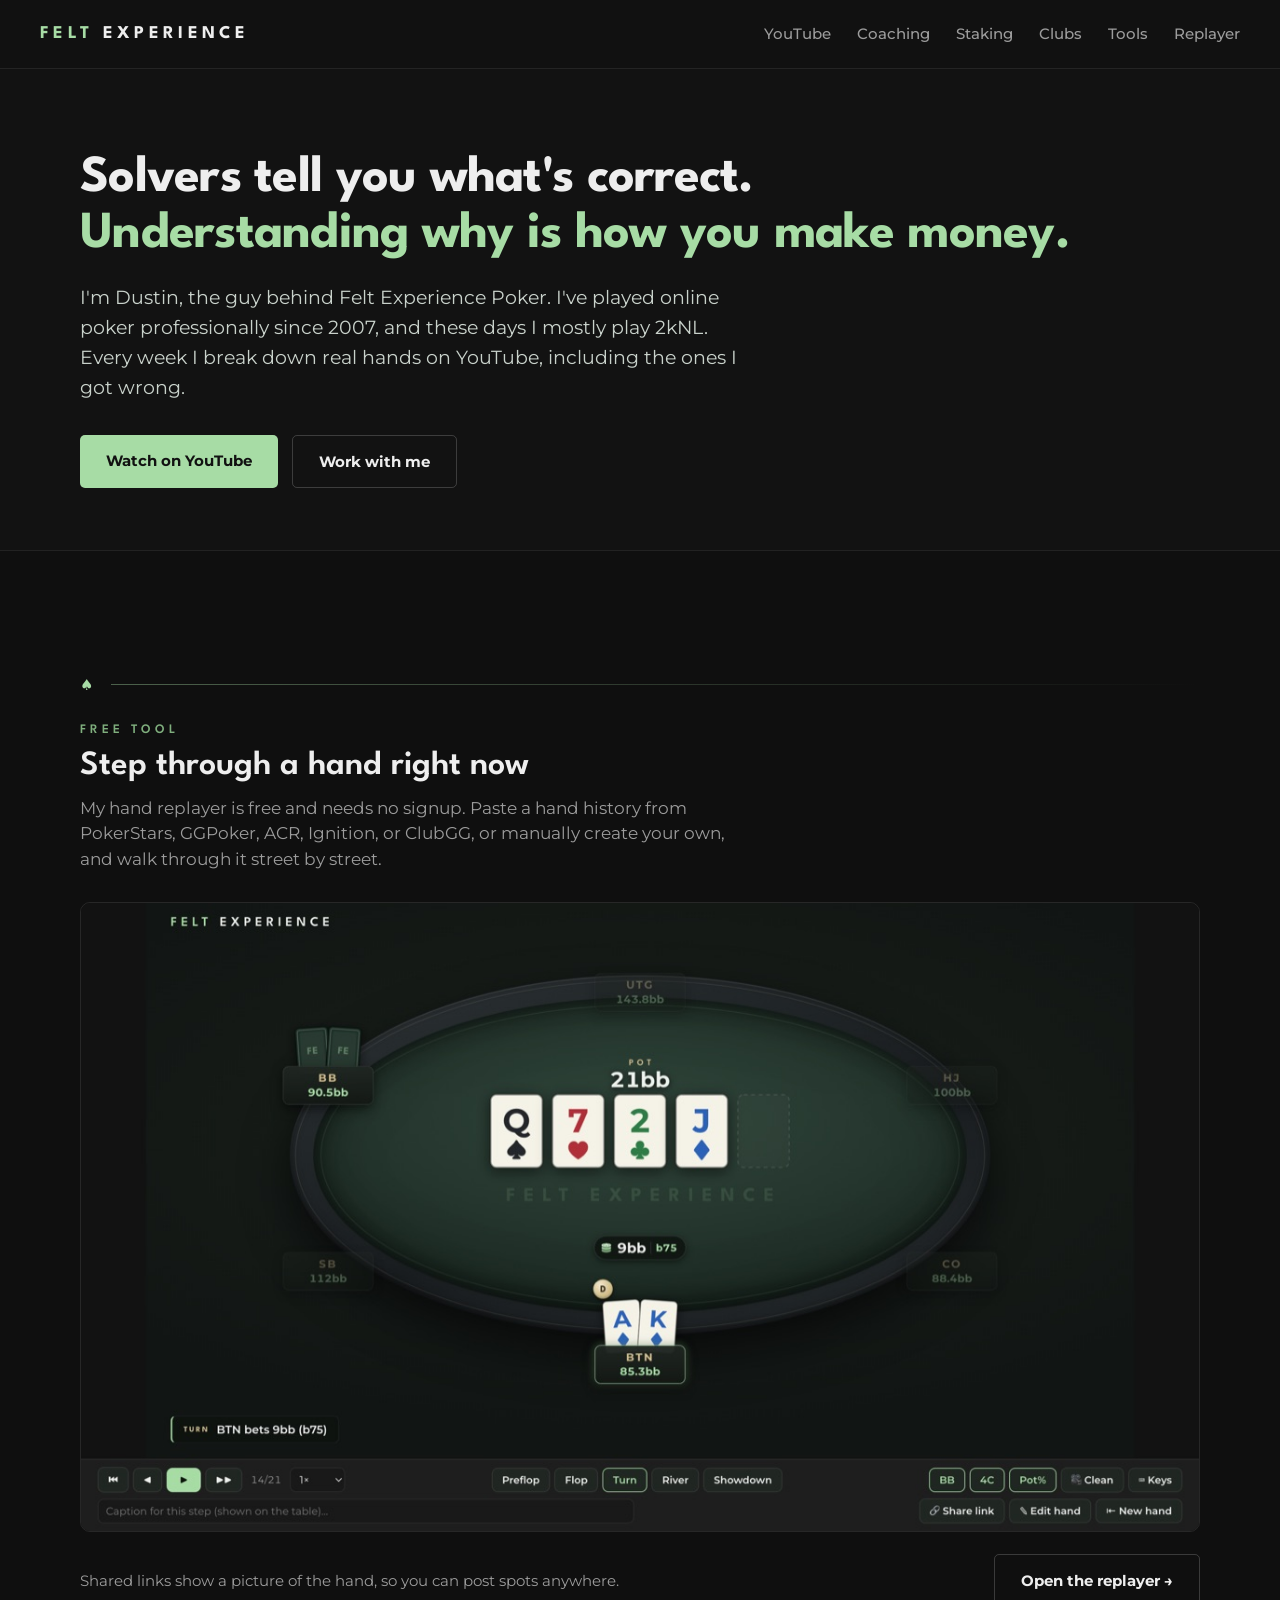
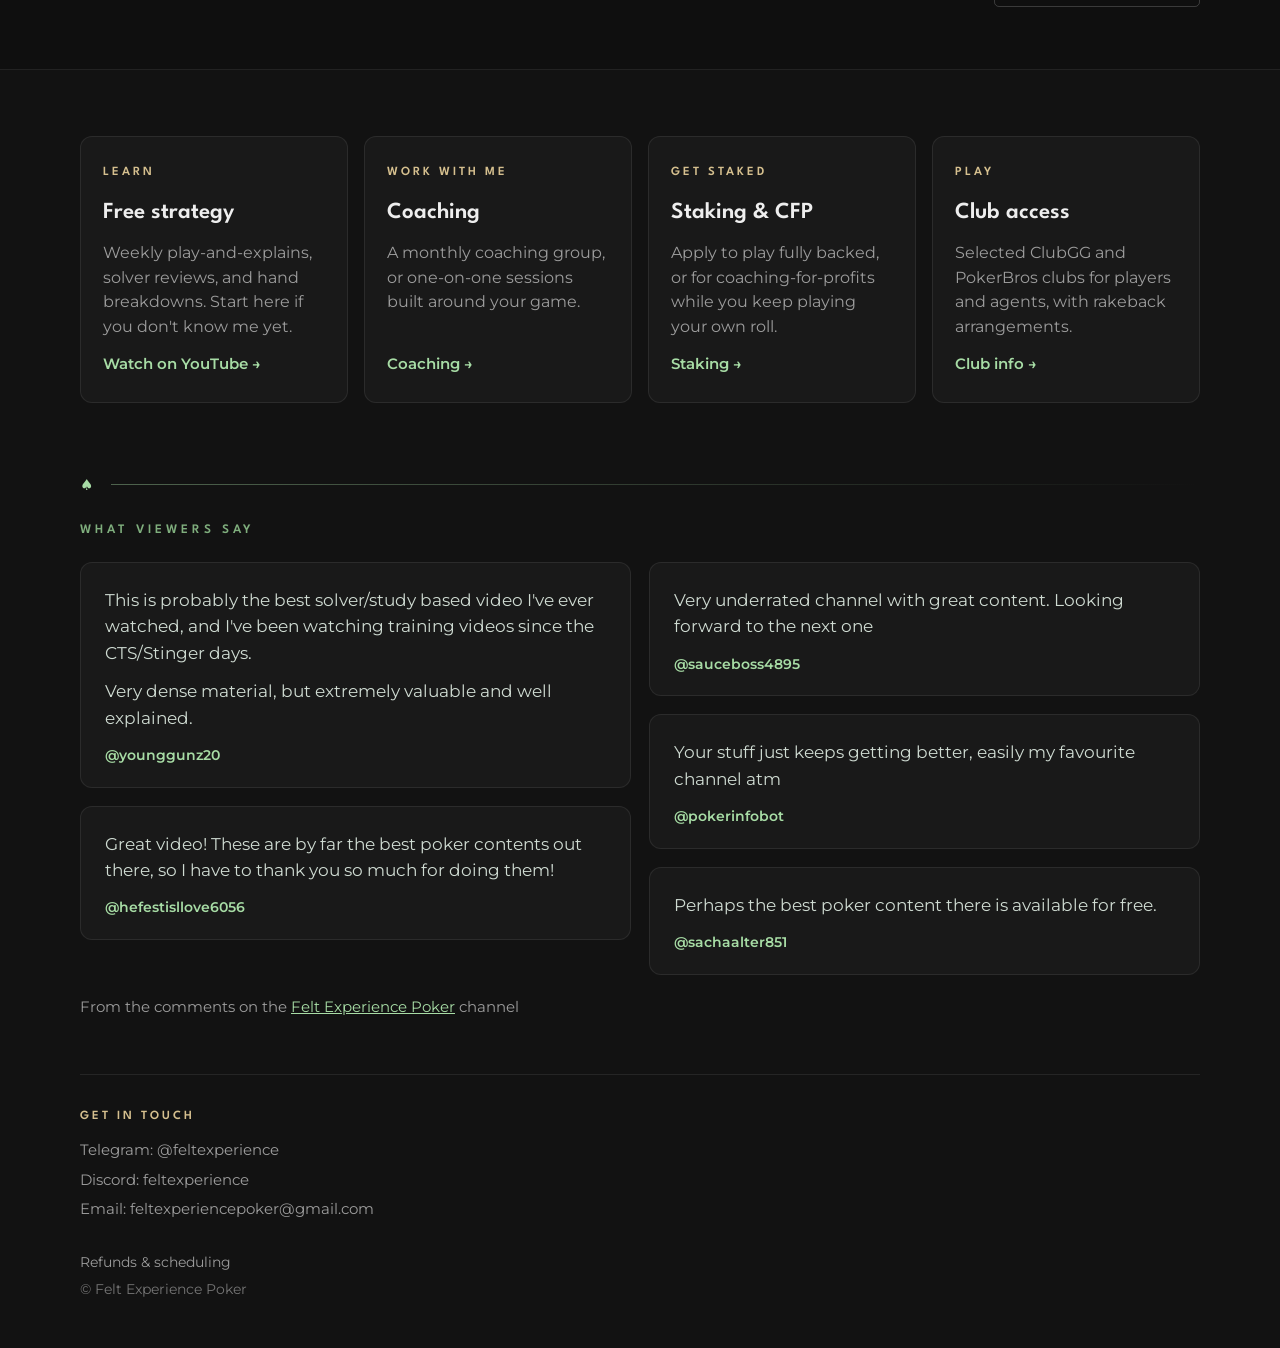
<file: index.html>
<!DOCTYPE html>
<html lang="en">
<head>
<meta charset="utf-8" />
<meta name="viewport" content="width=device-width, initial-scale=1" />
<title>Felt Experience Poker – No-Limit Hold'em Cash Game Strategy</title>
<meta name="description" content="Free weekly no-limit hold'em strategy, a free hand replayer, coaching, staking, and club access." />
<link rel="canonical" href="https://feltexperiencepoker.com/" />
<meta property="og:title" content="Felt Experience Poker – No-Limit Hold'em Cash Game Strategy" />
<meta property="og:description" content="Free weekly no-limit hold'em strategy, a free hand replayer, coaching, staking, and club access." />
<meta property="og:type" content="website" />
<link rel="icon" href="/assets/favicon.svg?v=09c44e67" type="image/svg+xml" />
<link rel="preconnect" href="https://fonts.googleapis.com" />
<link rel="preconnect" href="https://fonts.gstatic.com" crossorigin />
<link href="https://fonts.googleapis.com/css2?family=League+Spartan:wght@400;500;600;700&family=Montserrat:wght@400;500;600;700&display=swap" rel="stylesheet" />
<link rel="stylesheet" href="/styles.css" />
</head>
<body>
<nav><div class="wrap nav-in">
  <a class="mark" href="/"><b>FELT</b> EXPERIENCE</a>
  <div class="nav-links"><a href="https://youtube.com/@feltexperiencepoker" target="_blank" rel="noopener">YouTube</a><a href="/coaching">Coaching</a><a href="/staking">Staking</a><a href="/clubs">Clubs</a><a href="/tools">Tools</a><a href="https://replayer.feltexperiencepoker.com" class="hide-mobile" target="_blank" rel="noopener">Replayer</a></div>
</div></nav>

<div class="wrap hero">
  <h1>Solvers tell you what's correct.<br/><span class="g">Understanding why is how you make money.</span></h1>
  <p class="lede">I'm Dustin, the guy behind Felt Experience Poker. I've played online poker
     professionally since 2007, and these days I mostly play 2kNL. Every week I break down real hands
     on YouTube, including the ones I got wrong.</p>
  <div class="cta">
    <a class="btn p" href="https://youtube.com/@feltexperiencepoker" target="_blank" rel="noopener">Watch on YouTube</a>
    <a class="btn s" href="/coaching">Work with me</a>
  </div>
</div>

<div class="band"><div class="wrap">
  <div class="rule"><span>&#9824;</span><i></i></div>
  <div class="eyebrow">Free tool</div>
  <h2>Step through a hand right now</h2>
  <p class="sub">My hand replayer is free and needs no signup. Paste a hand history from PokerStars,
     GGPoker, ACR, Ignition, or ClubGG, or manually create your own, and walk through it street by street.</p>
  <a class="shot" href="https://replayer.feltexperiencepoker.com/?h=[base64]" target="_blank" rel="noopener">
    <img src="/assets/replayer-1200.jpg?v=46e7ba8c"
         srcset="/assets/replayer-1200.jpg?v=46e7ba8c 1200w, /assets/replayer-2400.jpg?v=8dd86fe2 2400w"
         sizes="(max-width: 900px) 92vw, 1120px"
         width="1200" height="674"
         alt="The Felt Experience hand replayer showing a turn bet labeled b75, or 75% of the pot" />
  </a>
  <div class="after">
    <span>Shared links show a picture of the hand, so you can post spots anywhere.</span>
    <a class="btn s" href="https://replayer.feltexperiencepoker.com" target="_blank" rel="noopener">Open the replayer &rarr;</a>
  </div>
</div></div>

<div class="wrap doors">
  <div class="door">
    <div class="k">Learn</div><h3>Free strategy</h3>
    <p>Weekly play-and-explains, solver reviews, and hand breakdowns. Start here if you don't know me yet.</p>
    <a href="https://youtube.com/@feltexperiencepoker" target="_blank" rel="noopener">Watch on YouTube &rarr;</a>
  </div>
  <div class="door">
    <div class="k">Work with me</div><h3>Coaching</h3>
    <p>A monthly coaching group, or one-on-one sessions built around your game.</p>
    <a href="/coaching">Coaching &rarr;</a>
  </div>
  <div class="door">
    <div class="k">Get staked</div><h3>Staking &amp; CFP</h3>
    <p>Apply to play fully backed, or for coaching-for-profits while you keep playing your own roll.</p>
    <a href="/staking">Staking &rarr;</a>
  </div>
  <div class="door">
    <div class="k">Play</div><h3>Club access</h3>
    <p>Selected ClubGG and PokerBros clubs for players and agents, with rakeback arrangements.</p>
    <a href="/clubs">Club info &rarr;</a>
  </div>
</div>

<div class="wrap">
  <div class="rule"><span>&#9824;</span><i></i></div>
  <div class="eyebrow">What viewers say</div>
  <div class="quotes">
    <blockquote class="qcard">
      <p>This is probably the best solver/study based video I've ever watched, and I've been
         watching training videos since the CTS/Stinger days.</p>
      <p>Very dense material, but extremely valuable and well explained.</p>
      <cite>@younggunz20</cite>
    </blockquote>
    <blockquote class="qcard">
      <p>Great video! These are by far the best poker contents out there, so I have to thank you
         so much for doing them!</p>
      <cite>@hefestisllove6056</cite>
    </blockquote>
    <blockquote class="qcard">
      <p>Very underrated channel with great content. Looking forward to the next one</p>
      <cite>@sauceboss4895</cite>
    </blockquote>
    <blockquote class="qcard">
      <p>Your stuff just keeps getting better, easily my favourite channel atm</p>
      <cite>@pokerinfobot</cite>
    </blockquote>
    <blockquote class="qcard">
      <p>Perhaps the best poker content there is available for free.</p>
      <cite>@sachaalter851</cite>
    </blockquote>
  </div>
  <div class="attrib">From the comments on the <a href="https://youtube.com/@feltexperiencepoker" target="_blank" rel="noopener">Felt Experience Poker</a> channel</div>
</div>

<div class="wrap"><footer>
  <div class="foot-contact">
    <div class="colhead">Get in touch</div>
    <div class="foot-line">Telegram: <a href="https://t.me/feltexperience" target="_blank" rel="noopener">@feltexperience</a></div>
    <div class="foot-line">Discord: feltexperience</div>
    <div class="foot-line">Email: <a href="mailto:feltexperiencepoker@gmail.com">feltexperiencepoker@gmail.com</a></div>
  </div>
  <div class="foot-meta">
    <div class="c"><a href="/refunds">Refunds &amp; scheduling</a></div>
    <div class="c">&copy; Felt Experience Poker</div>
  </div>
</footer></div>
</body>
</html>
</file>
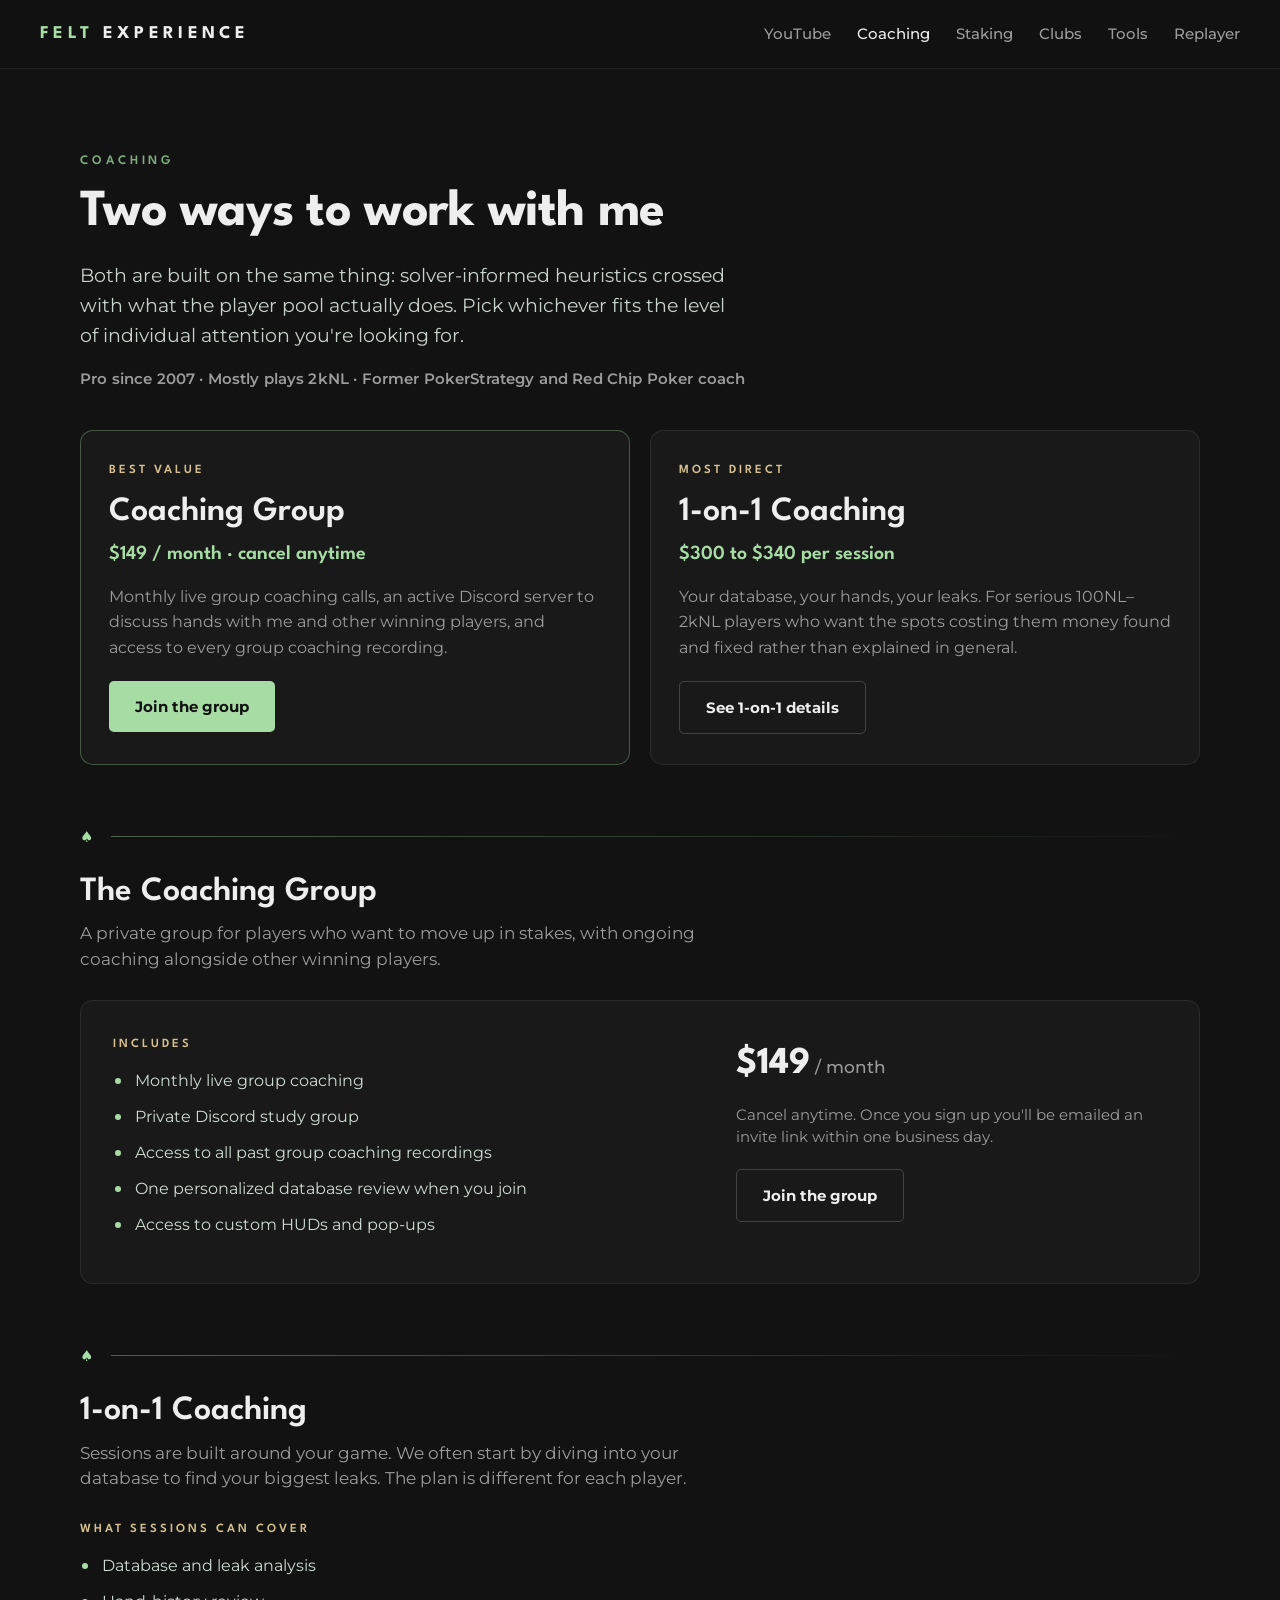
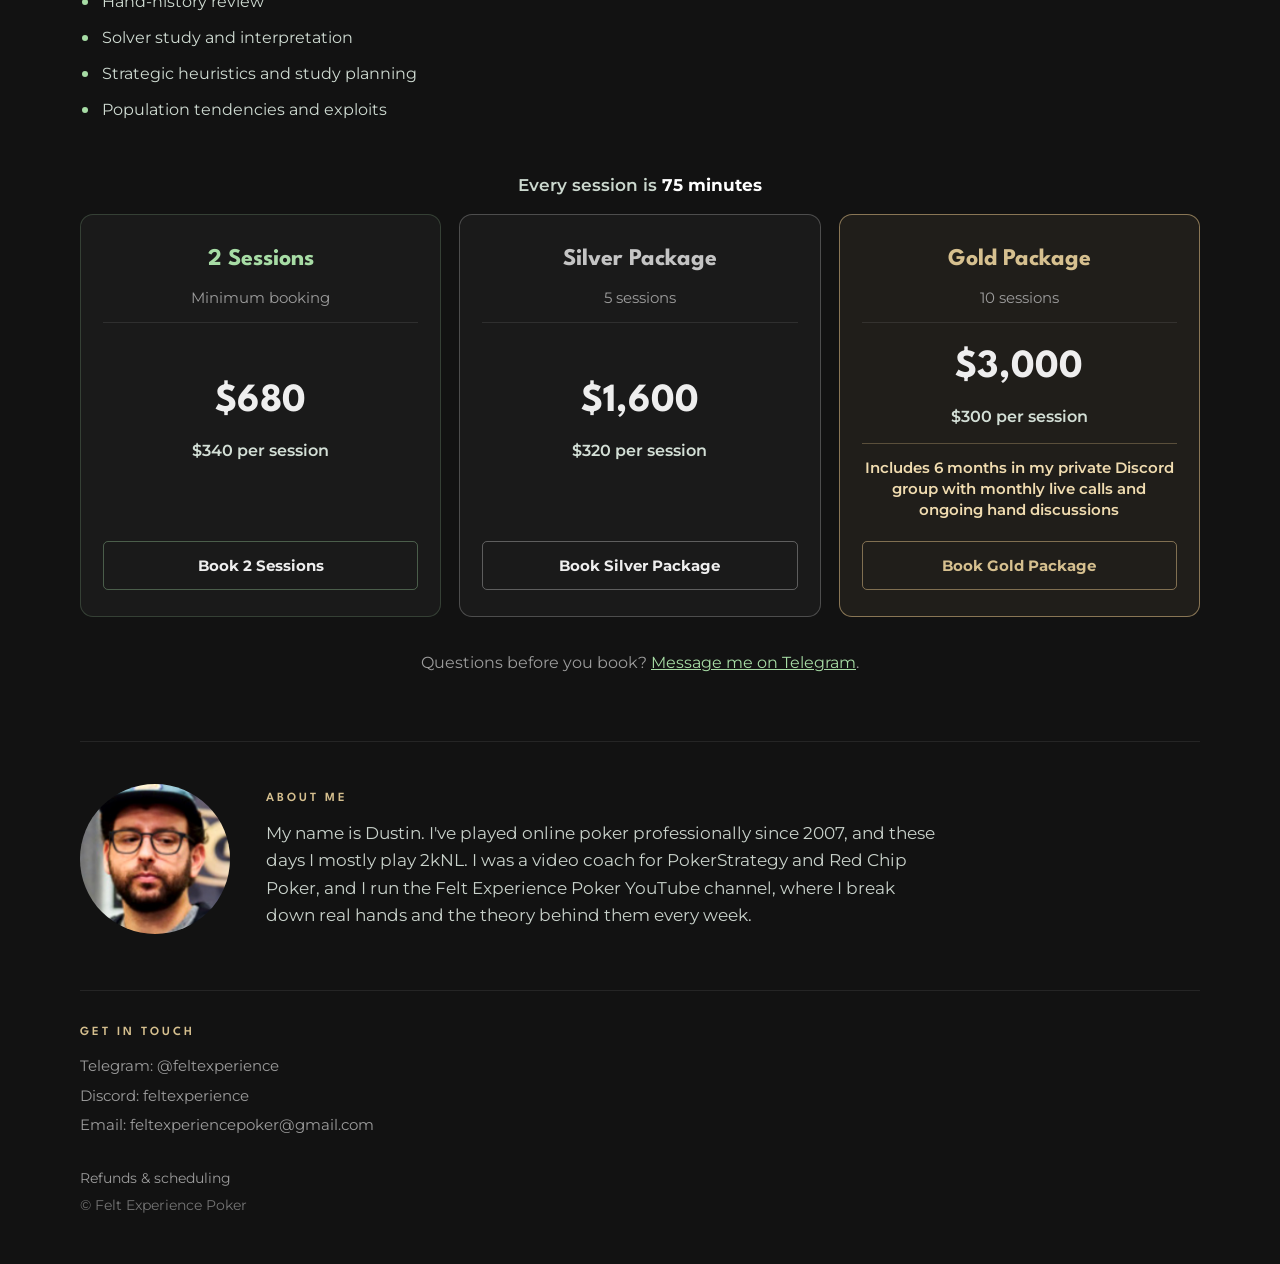
<file: coaching.html>
<!DOCTYPE html>
<html lang="en">
<head>
<meta charset="utf-8" />
<meta name="viewport" content="width=device-width, initial-scale=1" />
<title>Poker Coaching – Felt Experience Poker</title>
<meta name="description" content="One-on-one NLHE cash coaching for 100NL-2kNL players, and a $149/month coaching group." />
<link rel="canonical" href="https://feltexperiencepoker.com/coaching" />
<meta property="og:title" content="Poker Coaching – Felt Experience Poker" />
<meta property="og:description" content="One-on-one NLHE cash coaching for 100NL-2kNL players, and a $149/month coaching group." />
<meta property="og:type" content="website" />
<link rel="icon" href="/assets/favicon.svg?v=09c44e67" type="image/svg+xml" />
<link rel="preconnect" href="https://fonts.googleapis.com" />
<link rel="preconnect" href="https://fonts.gstatic.com" crossorigin />
<link href="https://fonts.googleapis.com/css2?family=League+Spartan:wght@400;500;600;700&family=Montserrat:wght@400;500;600;700&display=swap" rel="stylesheet" />
<link rel="stylesheet" href="/styles.css" />
</head>
<body>
<nav><div class="wrap nav-in">
  <a class="mark" href="/"><b>FELT</b> EXPERIENCE</a>
  <div class="nav-links"><a href="https://youtube.com/@feltexperiencepoker" target="_blank" rel="noopener">YouTube</a><a href="/coaching" class="on">Coaching</a><a href="/staking">Staking</a><a href="/clubs">Clubs</a><a href="/tools">Tools</a><a href="https://replayer.feltexperiencepoker.com" class="hide-mobile" target="_blank" rel="noopener">Replayer</a></div>
</div></nav>

<div class="wrap hero" style="padding-bottom:40px">
  <div class="eyebrow">Coaching</div>
  <h1 style="margin-top:14px">Two ways to work with me</h1>
  <p class="lede">Both are built on the same thing: solver-informed heuristics crossed with what the
     player pool actually does. Pick whichever fits the level of individual attention you're
     looking for.</p>
  <p class="cred">Pro since 2007 &middot; Mostly plays 2kNL &middot; Former PokerStrategy and Red Chip Poker coach</p>
</div>

<div class="wrap fork">
  <div class="path hi">
    <div class="who">Best value</div>
    <h2>Coaching Group</h2>
    <div class="price">$149 / month &middot; cancel anytime</div>
    <p>Monthly live group coaching calls, an active Discord server to discuss hands with me and
       other winning players, and access to every group coaching recording.</p>
    <a class="btn p" href="https://buy.stripe.com/9B68wQ2I35lq2YIgFW5kk01" target="_blank" rel="noopener">Join the group</a>
  </div>
  <div class="path">
    <div class="who">Most direct</div>
    <h2>1-on-1 Coaching</h2>
    <div class="price">$300 to $340 per session</div>
    <p>Your database, your hands, your leaks. For serious 100NL&ndash;2kNL players who want the spots
       costing them money found and fixed rather than explained in general.</p>
    <a class="btn s" href="#one-on-one">See 1-on-1 details</a>
  </div>
</div>

<div class="wrap">
  <div class="rule"><span>&#9824;</span><i></i></div>
  <h2>The Coaching Group</h2>
  <p class="sub">A private group for players who want to move up in stakes, with ongoing coaching
     alongside other winning players.</p>
  <div class="grp">
    <div>
      <div class="colhead">Includes</div>
      <ul class="ticks">
        <li>Monthly live group coaching</li>
        <li>Private Discord study group</li>
        <li>Access to all past group coaching recordings</li>
        <li>One personalized database review when you join</li>
        <li>Access to custom HUDs and pop-ups</li>
      </ul>
    </div>
    <div>
      <div class="p">$149<small> / month</small></div>
      <div class="fine">Cancel anytime. Once you sign up you'll be emailed an invite link within
        one business day.</div>
      <a class="btn s" style="margin-top:20px" href="https://buy.stripe.com/9B68wQ2I35lq2YIgFW5kk01" target="_blank" rel="noopener">Join the group</a>
    </div>
  </div>

  <div class="rule"><span>&#9824;</span><i></i></div>
  <h2 id="one-on-one">1-on-1 Coaching</h2>
  <p class="sub">Sessions are built around your game. We often start by diving into your database
     to find your biggest leaks. The plan is different for each player.</p>

  <div class="cols">
    <div>
      <div class="colhead">What sessions can cover</div>
      <ul class="ticks">
        <li>Database and leak analysis</li>
        <li>Hand-history review</li>
        <li>Solver study and interpretation</li>
        <li>Strategic heuristics and study planning</li>
        <li>Population tendencies and exploits</li>
      </ul>
    </div>
  </div>

  <div class="pkg-note">Every session is <b>75 minutes</b></div>
  <div class="cards">
    <div class="card">
      <div class="tier">2 Sessions</div><div class="count">Minimum booking</div>
      <div class="money"><div class="price2">$680</div><div class="per">$340 per session</div></div>
      <a class="btn s" href="https://buy.stripe.com/cNi00kbez9BGarablC5kk06" target="_blank" rel="noopener">Book 2 Sessions</a>
    </div>
    <div class="card s">
      <div class="tier">Silver Package</div><div class="count">5 sessions</div>
      <div class="money"><div class="price2">$1,600</div><div class="per">$320 per session</div></div>
      <a class="btn s" href="https://buy.stripe.com/9B614ogyT4hm1UE89q5kk07" target="_blank" rel="noopener">Book Silver Package</a>
    </div>
    <div class="card g">
      <div class="tier">Gold Package</div><div class="count">10 sessions</div>
      <div class="money"><div class="price2">$3,000</div><div class="per">$300 per session</div>
        <div class="extra">Includes 6 months in my private Discord group with monthly live calls and
          ongoing hand discussions</div></div>
      <a class="btn s" href="https://buy.stripe.com/7sYdRa6YjaFKczigFW5kk08" target="_blank" rel="noopener">Book Gold Package</a>
    </div>
  </div>
  <div class="mid-note">Questions before you book? <a href="https://t.me/feltexperience" target="_blank" rel="noopener">Message me on Telegram</a>.</div>

  <div class="about">
    <div class="about-photo"><img src="/assets/dustin.jpg" width="150" height="150"
      loading="lazy" alt="Dustin Goldklang" /></div>
    <div><div class="colhead">About me</div><p>My name is Dustin. I've played online poker professionally since 2007, and these
      days I mostly play 2kNL. I was a video coach for PokerStrategy and Red Chip Poker, and I run the
      Felt Experience Poker YouTube channel, where I break down real hands and the theory behind
      them every week.</p></div>
  </div>
</div>

<div class="wrap"><footer>
  <div class="foot-contact">
    <div class="colhead">Get in touch</div>
    <div class="foot-line">Telegram: <a href="https://t.me/feltexperience" target="_blank" rel="noopener">@feltexperience</a></div>
    <div class="foot-line">Discord: feltexperience</div>
    <div class="foot-line">Email: <a href="mailto:feltexperiencepoker@gmail.com">feltexperiencepoker@gmail.com</a></div>
  </div>
  <div class="foot-meta">
    <div class="c"><a href="/refunds">Refunds &amp; scheduling</a></div>
    <div class="c">&copy; Felt Experience Poker</div>
  </div>
</footer></div>
</body>
</html>
</file>
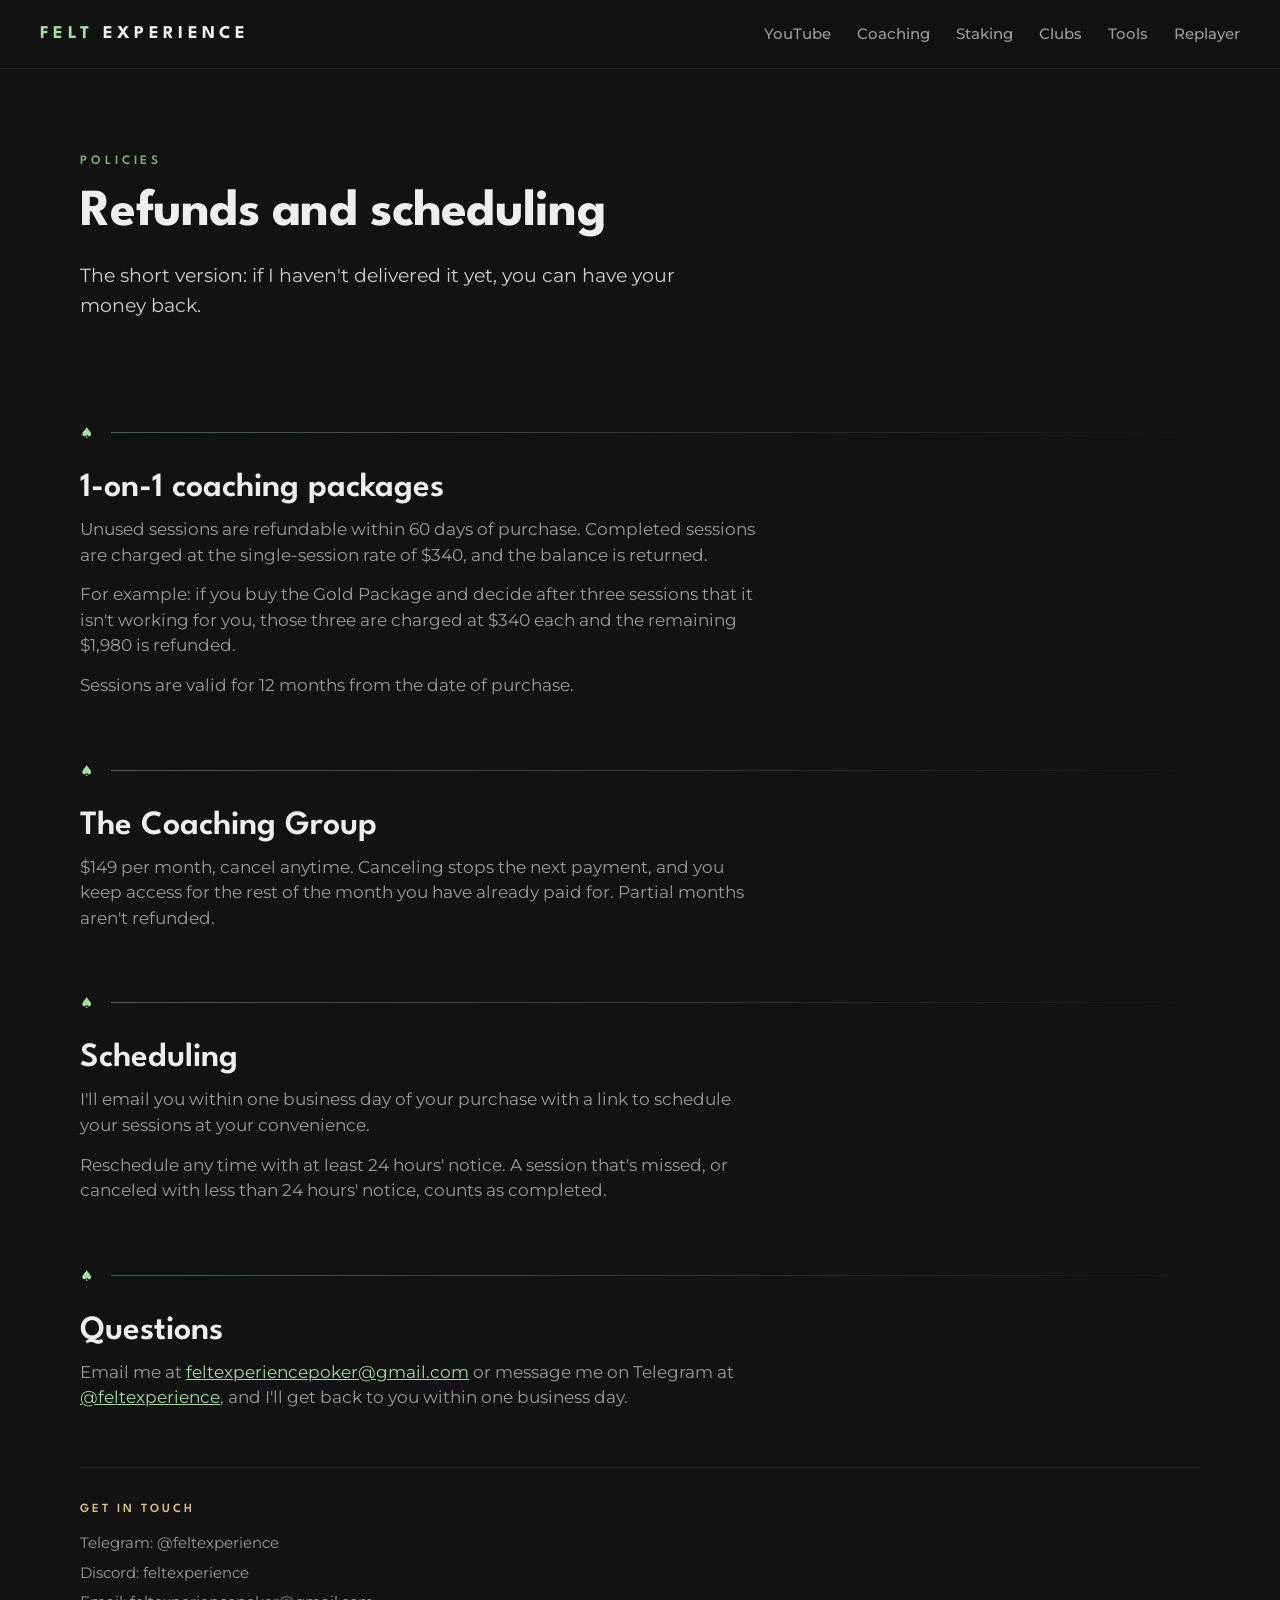
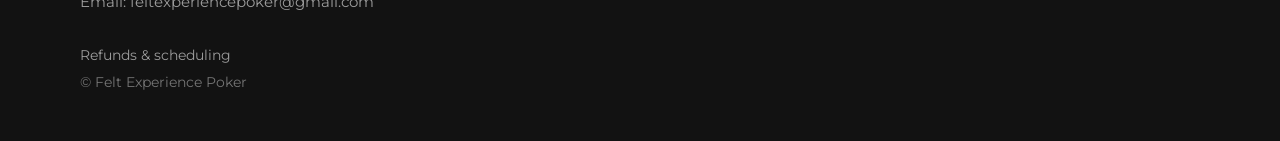
<file: refunds.html>
<!DOCTYPE html>
<html lang="en">
<head>
<meta charset="utf-8" />
<meta name="viewport" content="width=device-width, initial-scale=1" />
<title>Refunds and Scheduling – Felt Experience Poker</title>
<meta name="description" content="Refund and scheduling policy for Felt Experience Poker coaching and the coaching group." />
<link rel="canonical" href="https://feltexperiencepoker.com/refunds" />
<meta property="og:title" content="Refunds and Scheduling – Felt Experience Poker" />
<meta property="og:description" content="Refund and scheduling policy for Felt Experience Poker coaching and the coaching group." />
<meta property="og:type" content="website" />
<link rel="icon" href="/assets/favicon.svg?v=09c44e67" type="image/svg+xml" />
<link rel="preconnect" href="https://fonts.googleapis.com" />
<link rel="preconnect" href="https://fonts.gstatic.com" crossorigin />
<link href="https://fonts.googleapis.com/css2?family=League+Spartan:wght@400;500;600;700&family=Montserrat:wght@400;500;600;700&display=swap" rel="stylesheet" />
<link rel="stylesheet" href="/styles.css" />
</head>
<body>
<nav><div class="wrap nav-in">
  <a class="mark" href="/"><b>FELT</b> EXPERIENCE</a>
  <div class="nav-links"><a href="https://youtube.com/@feltexperiencepoker" target="_blank" rel="noopener">YouTube</a><a href="/coaching">Coaching</a><a href="/staking">Staking</a><a href="/clubs">Clubs</a><a href="/tools">Tools</a><a href="https://replayer.feltexperiencepoker.com" class="hide-mobile" target="_blank" rel="noopener">Replayer</a></div>
</div></nav>

<div class="wrap hero" style="padding-bottom:40px">
  <div class="eyebrow">Policies</div>
  <h1 style="margin-top:14px">Refunds and scheduling</h1>
  <p class="lede">The short version: if I haven't delivered it yet, you can have your money back.</p>
</div>

<div class="wrap">
  <div class="rule"><span>&#9824;</span><i></i></div>
  <h2>1-on-1 coaching packages</h2>
  <p class="sub">Unused sessions are refundable within 60 days of purchase. Completed sessions are
     charged at the single-session rate of $340, and the balance is returned.</p>
  <p class="sub">For example: if you buy the Gold Package and decide after three sessions that it
     isn't working for you, those three are charged at $340 each and the remaining $1,980
     is refunded.</p>
  <p class="sub">Sessions are valid for 12 months from the date of purchase.</p>

  <div class="rule"><span>&#9824;</span><i></i></div>
  <h2>The Coaching Group</h2>
  <p class="sub">$149 per month, cancel anytime. Canceling stops the next payment, and you keep
     access for the rest of the month you have already paid for. Partial months aren't refunded.</p>

  <div class="rule"><span>&#9824;</span><i></i></div>
  <h2>Scheduling</h2>
  <p class="sub">I'll email you within one business day of your purchase with a link to schedule
     your sessions at your convenience.</p>
  <p class="sub">Reschedule any time with at least 24 hours' notice. A session that's missed, or
     canceled with less than 24 hours' notice, counts as completed.</p>

  <div class="rule"><span>&#9824;</span><i></i></div>
  <h2>Questions</h2>
  <p class="sub">Email me at <a href="mailto:feltexperiencepoker@gmail.com">feltexperiencepoker@gmail.com</a> or message me on Telegram at
     <a href="https://t.me/feltexperience" target="_blank" rel="noopener">@feltexperience</a>, and I'll get back to you
     within one business day.</p>
</div>

<div class="wrap"><footer>
  <div class="foot-contact">
    <div class="colhead">Get in touch</div>
    <div class="foot-line">Telegram: <a href="https://t.me/feltexperience" target="_blank" rel="noopener">@feltexperience</a></div>
    <div class="foot-line">Discord: feltexperience</div>
    <div class="foot-line">Email: <a href="mailto:feltexperiencepoker@gmail.com">feltexperiencepoker@gmail.com</a></div>
  </div>
  <div class="foot-meta">
    <div class="c"><a href="/refunds">Refunds &amp; scheduling</a></div>
    <div class="c">&copy; Felt Experience Poker</div>
  </div>
</footer></div>
</body>
</html>
</file>
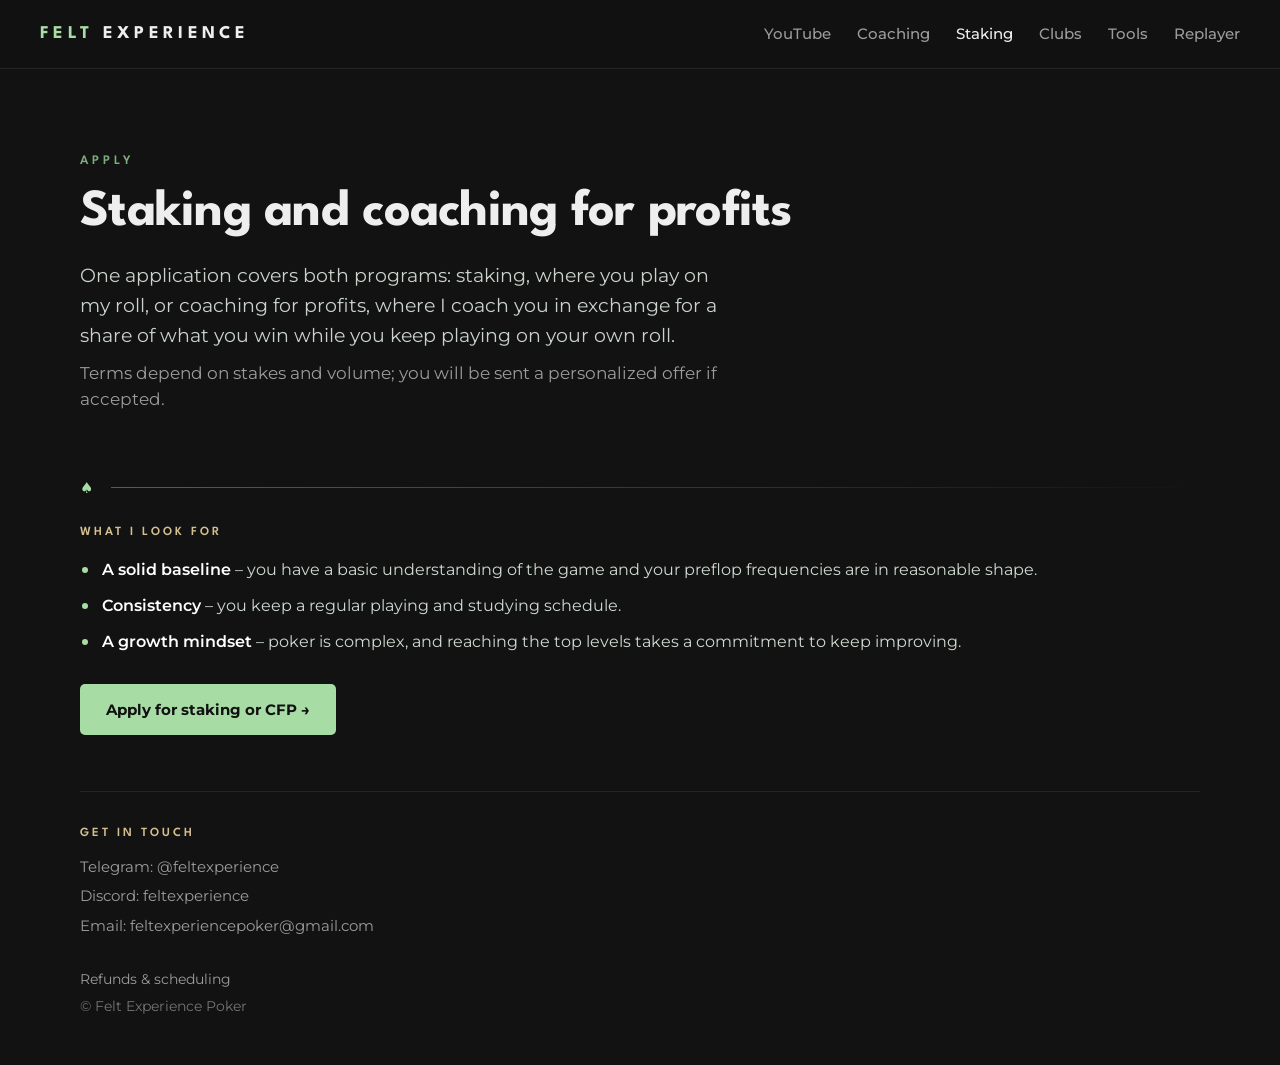
<file: staking.html>
<!DOCTYPE html>
<html lang="en">
<head>
<meta charset="utf-8" />
<meta name="viewport" content="width=device-width, initial-scale=1" />
<title>Staking & Coaching for Profits – Felt Experience Poker</title>
<meta name="description" content="Apply for staking or coaching for profits with Felt Experience Poker." />
<link rel="canonical" href="https://feltexperiencepoker.com/staking" />
<meta property="og:title" content="Staking & Coaching for Profits – Felt Experience Poker" />
<meta property="og:description" content="Apply for staking or coaching for profits with Felt Experience Poker." />
<meta property="og:type" content="website" />
<link rel="icon" href="/assets/favicon.svg?v=09c44e67" type="image/svg+xml" />
<link rel="preconnect" href="https://fonts.googleapis.com" />
<link rel="preconnect" href="https://fonts.gstatic.com" crossorigin />
<link href="https://fonts.googleapis.com/css2?family=League+Spartan:wght@400;500;600;700&family=Montserrat:wght@400;500;600;700&display=swap" rel="stylesheet" />
<link rel="stylesheet" href="/styles.css" />
</head>
<body>
<nav><div class="wrap nav-in">
  <a class="mark" href="/"><b>FELT</b> EXPERIENCE</a>
  <div class="nav-links"><a href="https://youtube.com/@feltexperiencepoker" target="_blank" rel="noopener">YouTube</a><a href="/coaching">Coaching</a><a href="/staking" class="on">Staking</a><a href="/clubs">Clubs</a><a href="/tools">Tools</a><a href="https://replayer.feltexperiencepoker.com" class="hide-mobile" target="_blank" rel="noopener">Replayer</a></div>
</div></nav>

<div class="wrap hero" style="padding-bottom:34px">
  <div class="eyebrow">Apply</div>
  <h1 style="margin-top:14px">Staking and coaching for profits</h1>
  <p class="lede">One application covers both programs: staking, where you play on my roll, or coaching
     for profits, where I coach you in exchange for a share of what you win while you keep playing on
     your own roll.</p>
  <p class="sub">Terms depend on stakes and volume; you will be sent a personalized offer if accepted.</p>
</div>

<div class="wrap">
  <div class="rule tight"><span>&#9824;</span><i></i></div>
  <div class="colhead">What I look for</div>
  <ul class="ticks">
    <li><b>A solid baseline</b> &ndash; you have a basic understanding of the game and your preflop frequencies are in
        reasonable shape.</li>
    <li><b>Consistency</b> &ndash; you keep a regular playing and studying schedule.</li>
    <li><b>A growth mindset</b> &ndash; poker is complex, and reaching the top levels takes a commitment
        to keep improving.</li>
  </ul>
  <div class="mid" style="justify-content:flex-start;margin-top:30px">
    <a class="btn p" href="https://apply.feltexperiencepoker.com" target="_blank" rel="noopener">Apply for staking or CFP &rarr;</a>
  </div>
</div>

<div class="wrap"><footer>
  <div class="foot-contact">
    <div class="colhead">Get in touch</div>
    <div class="foot-line">Telegram: <a href="https://t.me/feltexperience" target="_blank" rel="noopener">@feltexperience</a></div>
    <div class="foot-line">Discord: feltexperience</div>
    <div class="foot-line">Email: <a href="mailto:feltexperiencepoker@gmail.com">feltexperiencepoker@gmail.com</a></div>
  </div>
  <div class="foot-meta">
    <div class="c"><a href="/refunds">Refunds &amp; scheduling</a></div>
    <div class="c">&copy; Felt Experience Poker</div>
  </div>
</footer></div>
</body>
</html>
</file>
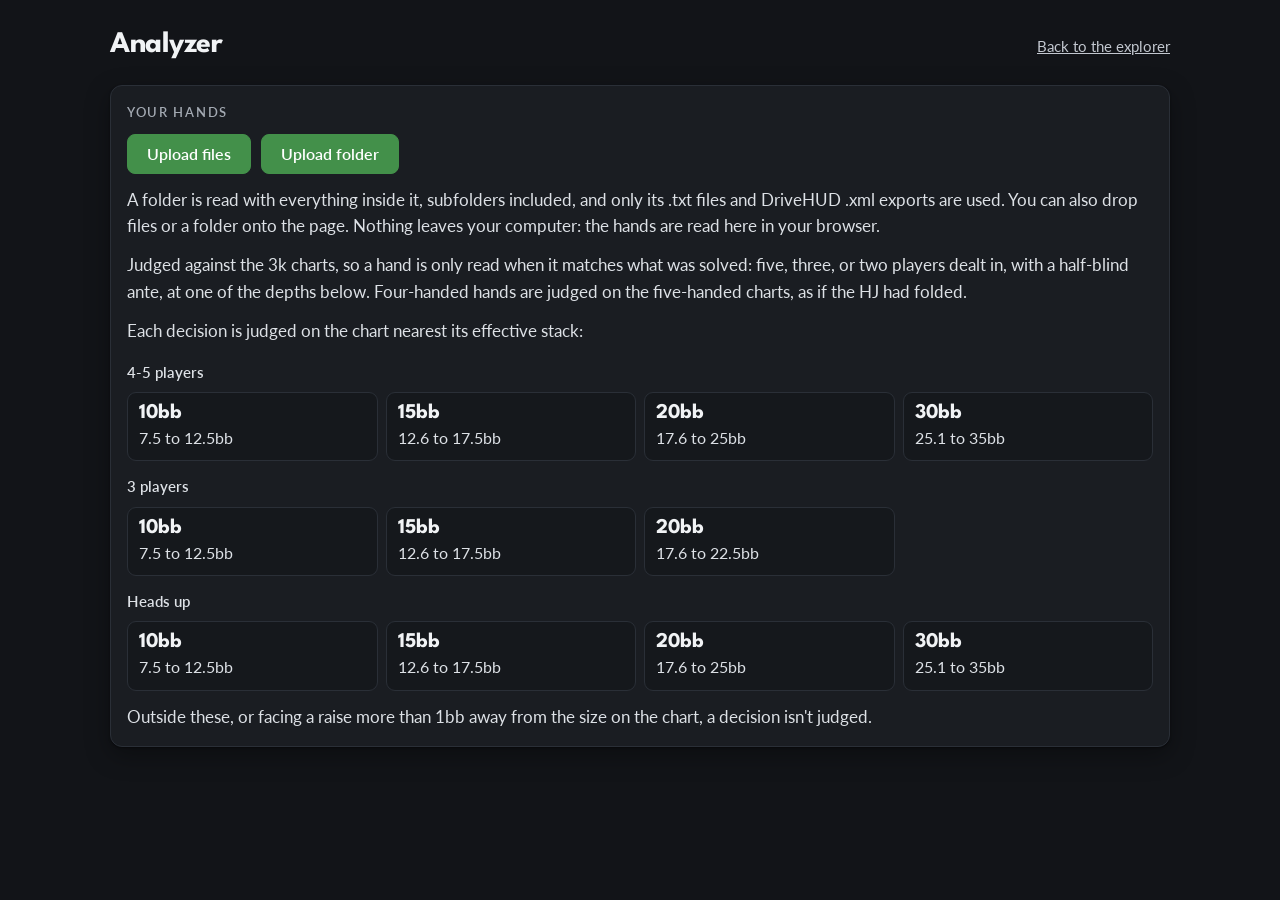
<file: 5max/3k-analyzer.html>
<!DOCTYPE html>
<html lang="en">
<head>
<meta charset="utf-8" />
<meta name="viewport" content="width=device-width, initial-scale=1" />
<title>Analyzer – Felt Experience Poker</title>
<meta name="robots" content="noindex, nofollow" />
<link rel="icon" href="/assets/favicon.svg" type="image/svg+xml" />
<link rel="preconnect" href="https://fonts.googleapis.com">
<link rel="preconnect" href="https://fonts.gstatic.com" crossorigin>
<link rel="stylesheet" href="https://fonts.googleapis.com/css2?family=League+Spartan:wght@500;600;700&family=Lato:wght@400;700&display=swap">
</head>
<body>
<script>
  // Dark unless a light preference was saved, the same choice the explorers use.
  let t = 'dark';
  try { if (localStorage.getItem('fe-theme-v1') === 'light') t = 'light'; } catch (e) { /* storage can be unavailable */ }
  document.documentElement.dataset.theme = t;
</script>
<style>
  /* The explorers' neutral charcoal in dark and cool gray in light, so the
     page stays out of the way of the grids. */
  :root {
    --bg: #f2f3f5; --panel: #ffffff; --sunk: #eceef1; --line: #dcdfe4;
    --ink: #16191d; --soft: #2f353c; --muted: #4f5660; --faint: #6b727c;
    --did-fold: #2a72ad; --did-call: #97750c; --did-raise: #c45f1c;
    --raise: #e95858; --jam: #7c2d8a; --call: #4f9a52; --fold: #a7adb6; --oor: #e4e7eb;
    --shadow: 0 1px 2px rgba(20,24,30,.06), 0 6px 18px rgba(20,24,30,.06);
    --focus: #2f6d8f;
  }
  @media (prefers-color-scheme: dark) {
    :root:not([data-theme="light"]) {
      --bg: #121418; --panel: #1a1d22; --sunk: #15181c; --line: #2a2f37;
      --ink: #f1f3f5; --soft: #dde1e6; --muted: #c2c7cf; --faint: #a3a9b2;
      --did-fold: #8ec5ee; --did-call: #f2de90; --did-raise: #f5a872;
      --raise: #e95858; --jam: #9c4bab; --call: #43904a; --fold: #2c3139; --oor: #1a1d22;
      --shadow: 0 1px 2px rgba(0,0,0,.4), 0 8px 24px rgba(0,0,0,.34);
      --focus: #7fb6d4;
    }
  }
  :root[data-theme="dark"] {
    --bg: #121418; --panel: #1a1d22; --sunk: #15181c; --line: #2a2f37;
    --ink: #f1f3f5; --soft: #dde1e6; --muted: #c2c7cf; --faint: #a3a9b2;
    --did-fold: #8ec5ee; --did-call: #f2de90; --did-raise: #f5a872;
    --raise: #e95858; --jam: #9c4bab; --call: #43904a; --fold: #2c3139; --oor: #1a1d22;
    --shadow: 0 1px 2px rgba(0,0,0,.4), 0 8px 24px rgba(0,0,0,.34);
    --focus: #7fb6d4;
  }

  * { box-sizing: border-box; }
  body {
    margin: 0; background: var(--bg); color: var(--ink);
    font-family: Lato, ui-sans-serif, system-ui, sans-serif;
    font-size: 17px; line-height: 1.55; -webkit-font-smoothing: antialiased;
  }
  .shell { max-width: 1100px; margin: 0 auto; padding: 22px 20px 52px; }
  .top { display: flex; align-items: baseline; justify-content: space-between; gap: 16px; flex-wrap: wrap; margin-bottom: 16px; }
  .top a { font-size: 15px; color: var(--muted); }
  h1 {
    font-family: 'League Spartan', system-ui, sans-serif; font-weight: 700;
    font-size: clamp(23px, 2.5vw, 30px); letter-spacing: -.015em; margin: 0;
  }
  .card {
    background: var(--panel); border: 1px solid var(--line);
    border-radius: 12px; box-shadow: var(--shadow); padding: 16px; margin-bottom: 16px;
  }
  .card > h2 {
    font-family: Lato, ui-sans-serif, system-ui, sans-serif; font-size: 13px;
    font-weight: 600; letter-spacing: .13em; text-transform: uppercase;
    color: var(--faint); margin: 0 0 12px;
  }
  .card[hidden] { display: none; }

  button:focus-visible { outline: 2px solid var(--focus); outline-offset: 2px; }
  /* Lato throughout, League Spartan only for the headings and big numbers. */
  table, .depths span, ul.reasons, .status, .why, .rb-hand, .rb-legend { font-family: Lato, ui-sans-serif, system-ui, sans-serif; }
  .row { display: flex; gap: 10px; align-items: center; flex-wrap: wrap; }
  .status { font-size: 15.5px; color: var(--muted); margin: 11px 0 0; font-variant-numeric: tabular-nums; }
  .status:empty { display: none; }
  body.dragging .card.drop { border-color: var(--call); }
  .depths { display: grid; grid-template-columns: repeat(4, minmax(0, 1fr)); gap: 8px; margin-top: 10px; }
  .depths .who { grid-column: 1 / -1; background: none; border: 0; padding: 6px 0 0; font-size: 15px; font-weight: 600; color: var(--soft); }
  .depths div { background: var(--sunk); border: 1px solid var(--line); border-radius: 9px; padding: 9px 11px; }
  .depths b { display: block; font-family: 'League Spartan', system-ui, sans-serif; font-size: 21px; font-weight: 700; line-height: 1.1; }
  .depths span { font-size: 15.5px; color: var(--soft); font-variant-numeric: tabular-nums; }
  @media (max-width: 620px) { .depths { grid-template-columns: repeat(2, minmax(0, 1fr)); } }
  .btn {
    appearance: none; border: 1px solid var(--line); background: var(--sunk); color: var(--ink);
    font-family: Lato, ui-sans-serif, system-ui, sans-serif; font-size: 15.5px; font-weight: 600;
    padding: 10px 19px; border-radius: 8px; cursor: pointer;
  }
  .btn:hover:not([disabled]) { border-color: var(--faint); }
  .btn.go { background: var(--call); border-color: var(--call); color: #fff; }
  .btn[disabled] { opacity: .45; cursor: not-allowed; }
  .hint { font-size: 13.5px; color: var(--faint); }

  .tot { display: flex; gap: 26px; flex-wrap: wrap; }
  .tot div { min-width: 92px; }
  .tot .n { font-family: 'League Spartan', system-ui, sans-serif; font-size: 30px; font-weight: 700; line-height: 1.1; }
  .tot .n.bad { color: var(--raise); }
  .tot .k {
    font-family: Lato, ui-sans-serif, system-ui, sans-serif; font-size: 13px;
    letter-spacing: .1em; text-transform: uppercase; color: var(--faint);
  }

  table { width: 100%; border-collapse: collapse; font-size: 16px; }
  th {
    font-family: Lato, ui-sans-serif, system-ui, sans-serif; font-size: 12.5px;
    letter-spacing: .1em; text-transform: uppercase; color: var(--faint);
    text-align: left; font-weight: 600; padding: 0 10px 7px 0; white-space: nowrap;
  }
  td { padding: 10px 12px 10px 0; border-top: 1px solid var(--line); vertical-align: top; }
  td.h { font-family: Lato, sans-serif; font-weight: 600; white-space: nowrap; }
  .did { font-weight: 600; white-space: nowrap; }
  .did.fold { color: var(--did-fold); }
  .did.call { color: var(--did-call); }
  .did.raise { color: var(--did-raise); }
  .freqs { font-variant-numeric: tabular-nums; color: var(--soft); white-space: nowrap; }
  .freqs b { color: var(--ink); font-weight: 600; }
  .k { display: inline-block; width: 9px; height: 9px; border-radius: 2px; margin-right: 5px; vertical-align: -1px; }
  .k.r { background: var(--raise); } .k.j { background: var(--jam); }
  .k.c { background: var(--call); } .k.f { background: var(--fold); }
  .muted { color: var(--muted); }
  .why { font-size: 14.5px; color: var(--muted); }
  .note { font-size: 16.5px; line-height: 1.6; color: var(--soft); margin: 13px 0 0; }
  .err { color: var(--raise); font-size: 14px; }
  ul.reasons { margin: 0; padding-left: 18px; font-size: 16px; line-height: 1.7; color: var(--soft); }
  ul.reasons b { color: var(--ink); font-variant-numeric: tabular-nums; }
  tr.go { cursor: pointer; }
  tr.go:hover td { background: var(--sunk); }
  .hbtn {
    appearance: none; border: 0; background: none; padding: 0; margin: 0;
    font: inherit; font-weight: 600; color: var(--ink); cursor: pointer;
  }
  tr.go:hover .hbtn, .hbtn:focus-visible { text-decoration: underline; }
  .rpbtn {
    appearance: none; margin-top: 6px; padding: 4px 10px; border: 1px solid var(--call); border-radius: 7px;
    background: var(--call); color: #fff; font: 600 13.5px Lato, ui-sans-serif, system-ui, sans-serif; cursor: pointer;
  }
  .rpbtn:hover, .rpbtn:focus-visible { filter: brightness(1.12); }

  /* ---- the replay popup ---- */
  #replaybox {
    width: min(96vw, 1180px); padding: 0;
    border: 1px solid var(--line); border-radius: 14px;
    background: var(--panel); color: var(--ink);
    box-shadow: 0 20px 60px rgba(0,0,0,.45);
  }
  #replaybox::backdrop { background: rgba(6,8,11,.62); }
  #replaybox .rb-in { padding: 12px 14px 14px; }
  #rp-frame { display: block; width: 100%; aspect-ratio: 16 / 10; max-height: 80vh; border: 0; border-radius: 9px; background: #111; margin-top: 10px; }

  /* ---- the range popup ---- */
  #rangebox {
    width: min(94vw, 620px); max-height: 94vh; padding: 0;
    border: 1px solid var(--line); border-radius: 14px;
    background: var(--panel); color: var(--ink);
    box-shadow: 0 20px 60px rgba(0,0,0,.45);
  }
  #rangebox::backdrop { background: rgba(6,8,11,.62); }
  .rb-in { padding: 16px 18px 18px; }
  .rb-head { display: flex; justify-content: space-between; align-items: flex-start; gap: 12px; }
  .rb-head strong { display: block; font-family: Lato, ui-sans-serif, system-ui, sans-serif; font-size: 17px; font-weight: 600; }
  .rb-head .sub { display: block; font-size: 15px; color: var(--muted); margin-top: 2px; }
  .rb-x {
    appearance: none; border: 0; background: transparent; color: var(--muted);
    font-size: 24px; line-height: 1; cursor: pointer; padding: 2px 7px; border-radius: 6px;
  }
  .rb-x:hover { color: var(--ink); background: var(--sunk); }
  .rb-hand { margin: 11px 0 9px; font-size: 16px; display: flex; flex-wrap: wrap; gap: 4px 14px; align-items: baseline; }
  .rb-hand .code { font-family: Lato, ui-sans-serif, system-ui, sans-serif; font-size: 18px; font-weight: 600; }
  .rb-legend { font-size: 14.5px; color: var(--soft); margin-bottom: 8px; display: flex; gap: 14px; flex-wrap: wrap; }
  .rb-wrap { container-type: inline-size; }
  .rb-wrap .grid { display: grid; grid-template-columns: repeat(13, minmax(0, 1fr)); gap: 2px; }
  .rb-wrap .cell {
    aspect-ratio: 1; border-radius: 3px; overflow: hidden; color: #fff;
    font-family: Lato, ui-sans-serif, system-ui, sans-serif; font-weight: 500;
    font-size: clamp(7px, 2.05cqw, 12.5px); padding: .3em 0 0 .35em;
  }
  .rb-wrap .cell span { text-shadow: 0 1px 1px rgba(0,0,0,.3); }
  .rb-wrap .cell.oor { color: var(--faint); }
  .rb-wrap .cell.oor span { text-shadow: none; opacity: .55; }
  /* The hand we played. Drawn inside the cell so the grid edge never clips it. */
  .rb-wrap .cell.mine { outline: 2.5px solid var(--ink); outline-offset: -2.5px; }
  /* A wide table must scroll inside its card, not widen the page: a page wider
     than the phone also pushes the range popup off to one side. */
  .tablewrap { overflow-x: auto; }
  @media (max-width: 620px) {
    th.hide, td.hide { display: none; }
    .freqs { white-space: normal; }
  }
</style>

<div class="shell">
  <div class="top">
    <h1>Analyzer</h1>
    <a href="/5max/3k-big-ante-explorer">Back to the explorer</a>
  </div>

  <div class="card drop">
    <h2>Your hands</h2>
    <div class="row">
      <button type="button" class="btn go" id="pickFiles">Upload files</button>
      <button type="button" class="btn go" id="pickDir">Upload folder</button>
      <button type="button" class="btn" id="clear" hidden>Clear</button>
      <input type="file" id="files" accept=".txt,.xml" multiple hidden />
      <input type="file" id="dir" webkitdirectory multiple hidden />
    </div>
    <p class="status" id="status" aria-live="polite"></p>
    <p class="note">
      A folder is read with everything inside it, subfolders included, and only
      its .txt files and DriveHUD .xml exports are used. You can also drop files or a folder onto the page.
      Nothing leaves your computer: the hands are read here in your browser.
    </p>
    <p class="note">
      Judged against the 3k charts, so a hand is only read when it matches what
      was solved: five, three, or two players dealt in, with a half-blind ante,
      at one of the depths below. Four-handed hands are judged on the
      five-handed charts, as if the HJ had folded.
    </p>
    <p class="note">Each decision is judged on the chart nearest its effective stack:</p>
    <div class="depths" id="depths"></div>
    <p class="note" id="depthnote"></p>
  </div>

  <div class="card" id="sum" hidden>
    <h2>Summary</h2>
    <div class="tot">
      <div><div class="n" id="t-hands">0</div><div class="k">Hands read</div></div>
      <div><div class="n" id="t-dec">0</div><div class="k">Your decisions</div></div>
      <div><div class="n" id="t-cov">0</div><div class="k">On a chart</div></div>
      <div><div class="n bad" id="t-flag">0</div><div class="k">Never do this</div></div>
    </div>
    <p class="note" id="precision"></p>
  </div>

  <div class="card" id="flagcard" hidden>
    <h2>Flagged</h2>
    <div class="tablewrap">
    <table>
      <thead><tr>
        <th>Hand</th><th>Spot</th><th class="hide">Depth</th>
        <th>You</th><th>The chart</th>
      </tr></thead>
      <tbody id="flags"></tbody>
    </table>
    </div>
    <p class="note">
      Only decisions the charts never make are listed. Anything the solver does
      even occasionally is left alone, and bet sizing is not judged. Click a
      hand to see the whole range, with your hand outlined, or Replay to watch
      the hand itself.
    </p>
  </div>

  <div class="card" id="skipcard" hidden>
    <h2>Not judged</h2>
    <ul class="reasons" id="skips"></ul>
  </div>

  <div class="card" id="errcard" hidden>
    <h2>Could not read</h2>
    <ul class="reasons" id="errs"></ul>
  </div>
</div>

<dialog id="rangebox" aria-labelledby="rb-title">
  <div class="rb-in">
    <div class="rb-head">
      <div><strong id="rb-title"></strong><span class="sub" id="rb-sub"></span></div>
      <button type="button" class="rb-x" id="rb-close" aria-label="Close">&times;</button>
    </div>
    <p class="rb-hand" id="rb-hand"></p>
    <div class="rb-legend" id="rb-legend"></div>
    <div class="rb-wrap">
      <div class="grid" id="rb-grid"></div>
    </div>
  </div>
</dialog>

<dialog id="replaybox" aria-labelledby="rp-title">
  <div class="rb-in">
    <div class="rb-head">
      <div><strong id="rp-title"></strong><span class="sub" id="rp-sub"></span></div>
      <button type="button" class="rb-x" id="rp-close" aria-label="Close">&times;</button>
    </div>
    <iframe id="rp-frame" title="Hand replay"></iframe>
  </div>
</dialog>

<script src="/5max/3k-ranges.js"></script>
<script src="/5max/fe-parse.js"></script>
<script src="/5max/fe-xml.js"></script>
<script>
(function () {
"use strict";

/* 3k preflop analyzer.

   Reads hand histories with the same parsers the replayer uses, finds the
   preflop decisions that match a solved 3k spot, and reports the ones the
   charts never make. Mixes are deliberately left alone: the question is not
   whether we picked the solver's favourite branch, it is whether we did
   something it never does at all. Sizing is not judged either: a raise is a
   raise whether it was the chart's size or all in. */

const RANKS = 'AKQJT98765432';
const PLAYERS = { 5: '5 players', 3: '3 players', 2: 'Heads up' };
/* How many were dealt in, saying so when a four-handed hand used the five-handed chart. */
const dealt = (k) => (k === 4 ? '4 players, on the 5-player charts' : PLAYERS[k]);
/* Solved with everyone posting half a blind. Judging a no-ante hand against
   these would flag folds that are perfectly correct without the dead money. */
const ANTE_LO = 0.35, ANTE_HI = 0.65;
/* How far a raise we faced can be from the chart's size and still be judged on it. */
const SIZE_SLACK = 1;

const $ = (id) => document.getElementById(id);
const isRaise = (a) => a.kind === 'raise' || a.kind === 'bet';

/** The depths charted at each player count, and the band of effective stacks
    each one covers: halfway to its neighbours, and a quarter of the last gap
    beyond the ends. A stack exactly halfway goes to the shallower chart. */
function bands(players) {
  const st = [...new Set(FIVEMAX_SPOTS.filter((s) => s.players === players).map((s) => s.stack))].sort((a, b) => a - b);
  return st.map((n, i) => ({
    n,
    lo: i === 0 ? n - (st[1] - n) / 2 : (st[i - 1] + n) / 2 + 0.1,
    hi: i === st.length - 1 ? n + (n - st[i - 1]) / 2 : (n + st[i + 1]) / 2,
  }));
}
const depthFor = (players, eff) => (bands(players).find((b) => eff >= b.lo - 1e-9 && eff <= b.hi + 1e-9) || {}).n;

/** Grid index for a hand, matching the row-major order the charts are stored in. */
function handCode(cards) {
  if (!cards || cards.length < 2) return null;
  const a = RANKS.indexOf(String(cards[0][0]).toUpperCase());
  const b = RANKS.indexOf(String(cards[1][0]).toUpperCase());
  if (a < 0 || b < 0) return null;
  const suits = (a <= b ? cards[0][1] + cards[1][1] : cards[1][1] + cards[0][1]).toLowerCase();
  if (a === b) return { code: RANKS[a] + RANKS[a], idx: a * 13 + a, suits };
  const hi = Math.min(a, b), lo = Math.max(a, b);
  const suited = cards[0][1] === cards[1][1];
  return suited
    ? { code: RANKS[hi] + RANKS[lo] + 's', idx: hi * 13 + lo, suits }
    : { code: RANKS[hi] + RANKS[lo] + 'o', idx: lo * 13 + hi, suits };
}

function cellAt(row, idx) {
  const tok = row.split(',')[idx];
  if (tok === undefined || tok === 'X') return null;
  const p = tok.split('.').map(Number);
  return { raise: p[0], jam: p[1], call: p[2], fold: Math.max(0, 100 - p[0] - p[1] - p[2]) };
}

/** The charts name seats the way the table does at that player count: the
    first seat five handed is the HJ, and heads up the button is the SB. */
function seatNames(hand) {
  const pos = FEParse.positionMap(hand);
  const n = hand.players.filter((p) => !p.sittingOut).length;
  Object.keys(pos).forEach((k) => {
    if (n === 5 && pos[k] === 'UTG') pos[k] = 'HJ';
    if (n === 2 && pos[k] === 'BTN') pos[k] = 'SB';
  });
  return pos;
}

/** Hero's preflop decisions, each tagged with the spot it belongs to or why not.

    Only the shapes the charts actually solve are picked up, and anything the
    least bit unusual is left alone rather than forced onto the nearest node. */
function decisions(hand, hero, pos, jammed) {
  const pre = hand.actions.filter((a) => a.street === 'preflop' && a.kind !== 'return');
  const out = [];
  let seen = 0;
  for (let i = 0; i < pre.length; i++) {
    const act = pre[i];
    if (act.player !== hero.name) continue;
    seen++;
    const before = pre.slice(0, i).filter((x) => x.kind !== 'fold');
    const others = before.filter((x) => x.player !== hero.name);

    if (seen === 1) {
      if (before.length === 0) { out.push({ act, fam: 'rfi', vs: null, with: [], desc: 'first in' }); continue; }
      if (before.length === 1) {
        const a = before[0];
        if (a.kind === 'call') {
          out.push(pos[a.player] === 'SB' && pos[hero.name] === 'BB'
            ? { act, fam: 'vslimp', vs: 'SB', with: [a.player], desc: 'vs SB limp' }
            : { act, skip: 'facing a limp, only the BB against an SB limp is charted' });
        } else if (isRaise(a)) {
          out.push(jammed(a)
            ? { act, fam: 'vsjam', vs: pos[a.player], with: [a.player], desc: `vs ${pos[a.player]} jam` }
            : { act, fam: 'vsopen', vs: pos[a.player], with: [a.player], face: a.to / hand.bb,
              desc: `vs ${pos[a.player]} ${+(a.to / hand.bb).toFixed(1)}bb open` });
        } else {
          out.push({ act, skip: 'could not tell what we were facing' });
        }
        continue;
      }
      if (before.length === 2) {
        const [a, b] = before;
        if (isRaise(a) && jammed(a) && b.kind === 'call') {
          // A jam and a call. The CO chart holds either caller behind it.
          const vs = pos[a.player] === 'CO' && ['BTN', 'SB'].includes(pos[b.player])
            ? 'CO+BTN/SB' : `${pos[a.player]}+${pos[b.player]}`;
          out.push({ act, fam: 'vsjam', vs, with: [a.player, b.player], desc: `vs ${pos[a.player]} jam and ${pos[b.player]} call` });
          continue;
        }
        if (isRaise(a) && !jammed(a) && isRaise(b) && jammed(b)) {
          out.push({ act, fam: 'vsjam', vs: `${pos[b.player]}+${pos[a.player]}`, with: [a.player, b.player],
            face: a.to / hand.bb, desc: `vs ${pos[a.player]} open and ${pos[b.player]} jam` });
          continue;
        }
      }
      out.push({ act, skip: 'multiway before us, not charted' });
      continue;
    }

    // Back to us. Charted only after we limped or opened and one player went over the top.
    const mine = before.find((x) => x.player === hero.name);
    const firstIn = mine && before.indexOf(mine) === 0;
    if (seen === 2 && firstIn && others.length === 1 && isRaise(others[0])) {
      const b = others[0];
      if (mine.kind === 'call') {
        out.push({ act, fam: 'afterlimp', vs: jammed(b) ? 'jam' : 'iso', with: [b.player], face: b.to / hand.bb,
          desc: `after limping, vs ${pos[b.player]} ${jammed(b) ? 'jam' : 'raise'}` });
        continue;
      }
      if (isRaise(mine) && !jammed(mine) && jammed(b)) {
        out.push({ act, fam: 'afteropen', vs: 'jam', with: [b.player], mine: mine.to / hand.bb,
          desc: `after opening, vs ${pos[b.player]} jam` });
        continue;
      }
    }
    out.push({ act, skip: 'later in the hand than the charts go' });
  }
  return out;
}

/* The size a chart was solved at, read from its description, for the checks
   that a raise we faced, or our own open, was the one solved. */
const sizeIn = (text, re) => { const m = (text || '').match(re); return m ? +m[1] : null; };

const CATEGORY = (a) => (a.kind === 'fold' ? 'fold' : a.kind === 'call' || a.kind === 'check' ? 'call' : isRaise(a) ? 'raise' : null);
/* What we did, in the spot's own words: first in a call is a limp, facing a
   limp it is a check, and a raise that put us all in is a jam. */
function did(f) {
  if (f.cat === 'fold') return 'Folded';
  if (f.cat === 'call') return f.spot.fam === 'rfi' ? 'Limped' : f.spot.fam === 'vslimp' ? 'Checked' : 'Called';
  if (f.allIn) return 'Jammed';
  return f.spot.fam === 'rfi' ? 'Opened' : 'Raised';
}

const freshResult = () => ({ hands: 0, dups: 0, dec: 0, cov: 0, flags: [], skips: {}, errs: {} });

/** Adds one file's hands to a running result. A whole database is read a file
    at a time rather than joined into one string, which would stall the tab.

    `seen` holds the hands already counted: the same hand turns up twice when a
    session was exported twice, and it should only be judged once. */
function analyzeInto(res, text, seen) {
  // DriveHUD's .xml exports are rewritten as PokerStars-style text first.
  if (FEXml.looksLike(text)) text = FEXml.toStars(text);
  const chunks = FEParse.splitHands(text);
  const bump = (bag, k) => { bag[k] = (bag[k] || 0) + 1; };

  chunks.forEach((chunk) => {
    let hand;
    try {
      hand = FEParse.parseHandHistory(chunk).hand;
    } catch (e) {
      bump(res.errs, (e && e.message) ? e.message.split('\n')[0] : 'could not be parsed');
      return;
    }
    if (hand.handId) {
      const key = hand.site + ':' + hand.handId;
      if (seen.has(key)) { res.dups++; return; }
      seen.add(key);
    }
    res.hands++;

    const live = hand.players.filter((p) => !p.sittingOut);
    const hero = hand.players.find((p) => p.isHero);
    const ante = hand.bb ? hand.ante / hand.bb : 0;
    /* Four handed is judged on the five-handed charts, as if the HJ had folded:
       the seats the table names (CO, BTN, SB, BB) are already the chart's. */
    const n = live.length === 4 ? 5 : live.length;
    if (!PLAYERS[n]) { bump(res.skips, `${live.length} players dealt in, the charts are for 2 to 5`); return; }
    if (ante < ANTE_LO || ante > ANTE_HI) { bump(res.skips, 'not a half-blind ante game'); return; }
    if (!hero) { bump(res.skips, 'no hero in the hand, nothing of ours to check'); return; }
    const hc = handCode(hero.cards);
    if (!hc) { bump(res.skips, 'our cards are not in the history'); return; }

    const pos = seatNames(hand);
    const heroPos = pos[hero.name];
    const stackOf = (name) => hand.players.find((p) => p.name === name).stack;
    /* All in: the history says so, or the raise took the whole stack. */
    const jammed = (a) => !!a.allIn || a.to + hand.ante >= stackOf(a.player) - 1e-6;

    decisions(hand, hero, pos, jammed).forEach((d) => {
      res.dec++;
      if (d.skip) { bump(res.skips, d.skip); return; }

      /* First in there is no villain yet: the depth that matters is ours
         against the deepest player still to act. Otherwise it is ours against
         the deepest of the players we face. */
      const idx = hand.actions.indexOf(d.act);
      const folded = (p) => hand.actions.some((a, k) => k < idx && a.street === 'preflop'
        && a.player === p.name && a.kind === 'fold');
      const against = d.fam === 'rfi'
        ? live.filter((p) => p !== hero && !folded(p)).map((p) => p.stack)
        : d.with.map(stackOf);
      const eff = Math.round(Math.min(hero.stack, Math.max(0, ...against)) / hand.bb * 10) / 10;
      const stack = depthFor(n, eff);
      if (!stack) { bump(res.skips, `${Math.round(eff)}bb effective, outside the ${n === 2 ? 'heads-up' : n + '-player'} charts`); return; }

      const spot = FIVEMAX_SPOTS.find((s) => s.players === n && s.stack === stack
        && s.hero === heroPos && s.fam === d.fam && (d.fam === 'rfi' || s.vs === d.vs));
      if (!spot) {
        bump(res.skips, `${heroPos} ${d.desc} at ${stack}bb, ${live.length === 2 ? 'heads up' : live.length + ' players'}, is not charted`);
        return;
      }

      // The raise we faced, or our own open, has to be near the one solved.
      const solved = d.fam === 'vsopen' ? sizeIn(spot.sub, /opens ([\d.]+)x/)
        : d.fam === 'afterlimp' && d.vs === 'iso' ? sizeIn(spot.vsLabel, /([\d.]+)x/)
        : d.fam === 'afteropen' ? sizeIn(spot.sub, /opened ([\d.]+)x/)
        : d.fam === 'vsjam' && d.face != null ? sizeIn(spot.sub, /opens ([\d.]+)x/) : null;
      const actual = d.fam === 'afteropen' ? d.mine : d.face;
      if (solved != null && actual != null && Math.abs(actual - solved) > SIZE_SLACK + 1e-9) {
        bump(res.skips, `a ${+actual.toFixed(1)}bb raise where the chart has ${solved}bb`);
        return;
      }

      const cell = cellAt(spot.g, hc.idx);
      const cat = CATEGORY(d.act);
      if (!cat) { bump(res.skips, 'could not tell what we did'); return; }
      res.cov++;

      /* Going all in over a jam is as good as calling it unless someone else
         still in could play a real pot over it: both they and we have more
         than twice the jam. Below that, the extra a rejam puts in is too
         little to matter, so calling and jamming are one action, and either
         matches the chart's call or jam. */
      const before = hand.actions.slice(0, idx).filter((a) => a.street === 'preflop');
      const jamTotal = Math.max(hand.bb, ...before.map((a) => a.to || 0)) + hand.ante;
      const sameAsCall = (d.fam === 'vsjam' || d.vs === 'jam') && (cat === 'call' || (cat === 'raise' && jammed(d.act)))
        && live.every((p) => p === hero || folded(p) || Math.min(p.stack, hero.stack) <= 2 * jamTotal + 1e-6);

      const flag = { hand, hc, spot, stack, eff, cat, allIn: cat === 'raise' && jammed(d.act), dealt: live.length };
      if (!cell) { res.flags.push({ ...flag, oor: true, cell: null }); return; }
      const freq = sameAsCall ? cell.call + cell.raise + cell.jam : cat === 'raise' ? cell.raise + cell.jam : cell[cat];
      if (freq === 0) res.flags.push({ ...flag, oor: false, cell });
    });
  });
}

/* ---- rendering ---------------------------------------------------------- */

/** Hand codes in the order the charts are stored: pairs on the diagonal,
    suited above it, offsuit below. */
const CODES = [];
for (let i = 0; i < 13; i++) {
  for (let j = 0; j < 13; j++) {
    CODES.push(i === j ? RANKS[i] + RANKS[i]
      : i < j ? RANKS[i] + RANKS[j] + 's' : RANKS[j] + RANKS[i] + 'o');
  }
}

/** One bar per cell, the same fill the explorer uses: raise, jam, call, fold. */
function paint(c) {
  if (!c) return 'var(--oor)';
  const r = c.raise, j = r + c.jam, k = j + c.call;
  const stops = [];
  if (c.raise > 0) stops.push(`var(--raise) 0 ${r}%`);
  if (c.jam > 0) stops.push(`var(--jam) ${r}% ${j}%`);
  if (c.call > 0) stops.push(`var(--call) ${j}% ${k}%`);
  if (c.fold > 0) stops.push(`var(--fold) ${k}% 100%`);
  if (stops.length <= 1) {
    return c.fold >= 99.5 ? 'var(--fold)' : c.call >= 99.5 ? 'var(--call)'
      : c.jam >= 99.5 ? 'var(--jam)' : c.raise > 0 ? 'var(--raise)' : 'var(--fold)';
  }
  return `linear-gradient(to right, ${stops.join(', ')})`;
}

const plainFreqs = (c, sp) => ['raise', 'jam', 'call', 'fold']
  .filter((k) => c[k] > 0).map((k) => `${c[k]}% ${(sp && sp.words && sp.words[k]) || k}`).join(', ');

/** The whole chart the decision was judged against, with our hand outlined. */
function openRange(f) {
  $('rb-title').textContent = `${f.spot.title} · ${f.stack}bb · ${dealt(f.dealt)}`;
  $('rb-sub').textContent = f.spot.sub;
  $('rb-hand').innerHTML =
    `<span class="code">${f.hc.code}</span>` +
    `<span class="did ${f.cat}">You ${did(f).toLowerCase()}</span>` +
    `<span class="freqs">${f.oor ? 'never in our range here' : 'Chart: ' + freqBits(f.cell, f.spot)}</span>`;

  const grid = $('rb-grid');
  grid.innerHTML = '';
  const seen = { raise: 0, jam: 0, call: 0, fold: 0 };
  CODES.forEach((code, i) => {
    const c = cellAt(f.spot.g, i);
    const el = document.createElement('div');
    el.className = 'cell' + (c ? '' : ' oor') + (i === f.hc.idx ? ' mine' : '');
    el.style.background = paint(c);
    el.title = c ? `${code}: ${plainFreqs(c, f.spot)}` : `${code}: not in our range here`;
    el.innerHTML = `<span>${code}</span>`;
    grid.appendChild(el);
    if (c) Object.keys(seen).forEach((k) => { seen[k] += c[k]; });
  });
  const leg = [['raise', 'r'], ['jam', 'j'], ['call', 'c'], ['fold', 'f']]
    .filter(([k]) => seen[k] > 0)
    .map(([k, cls]) => { const n = (f.spot.words && f.spot.words[k]) || k;
      return `<span><span class="k ${cls}"></span>${n[0].toUpperCase() + n.slice(1)}</span>`; });
  $('rb-legend').innerHTML = leg.join('');
  $('rangebox').showModal();
}

/* The depth table under the upload buttons, built from the same numbers the
   matching uses so the two cannot drift apart. A hand exactly halfway between
   two charts goes to the shallower one, so each band after the first starts a
   tenth above the midpoint. */
(function depthTable() {
  const fmt = (n) => (Number.isInteger(n) ? n : n.toFixed(1));
  $('depths').innerHTML = [5, 3, 2].map((p) => `<div class="who">${p === 5 ? '4-5 players' : PLAYERS[p]}</div>` + bands(p).map((b) =>
    `<div><b>${b.n}bb</b><span>${fmt(b.lo)} to ${fmt(b.hi)}bb</span></div>`).join('')).join('');
  $('depthnote').textContent = 'Outside these, or facing a raise more than'
    + ` ${SIZE_SLACK}bb away from the size on the chart, a decision isn't judged.`;
})();

/** The real hand, exact stacks and all, in the replayer. The hand rides in the
    link's #fragment, which browsers never send, so it still never leaves this
    computer. */
async function openReplay(f) {
  $('rp-title').textContent = `${f.hc.code} · ${f.spot.title}`;
  $('rp-sub').textContent = [f.hand.handId, `You ${did(f).toLowerCase()}`].filter(Boolean).join(' · ');
  $('rp-frame').src = 'about:blank';
  $('replaybox').showModal();
  try {
    $('rp-frame').src = 'https://replayer.feltexperiencepoker.com/#h=' + await FEParse.encodeShare(f.hand, {});
  } catch (e) {
    $('rp-sub').textContent = 'This hand could not be opened in the replayer.';
  }
}
// Blank the frame on close, so the next hand loads fresh rather than as a jump within this one.
$('replaybox').addEventListener('close', () => { $('rp-frame').src = 'about:blank'; });
$('rp-close').addEventListener('click', () => $('replaybox').close());
$('replaybox').addEventListener('click', (e) => { if (e.target === $('replaybox')) $('replaybox').close(); });

$('rb-close').addEventListener('click', () => $('rangebox').close());
// A click on the dimmed backdrop lands on the dialog itself, not its contents.
$('rangebox').addEventListener('click', (e) => { if (e.target === $('rangebox')) $('rangebox').close(); });

function freqBits(c, sp) {
  const bits = [];
  const w = (sp && sp.words) || {};
  const add = (k, cls, v) => { if (v > 0) bits.push(`<span class="k ${cls}"></span>${v}% ${w[k] || k}`); };
  add('raise', 'r', c.raise); add('jam', 'j', c.jam); add('call', 'c', c.call); add('fold', 'f', c.fold);
  return bits.join('  ');
}

function show(res) {
  $('t-hands').textContent = res.hands.toLocaleString();
  $('t-dec').textContent = res.dec.toLocaleString();
  $('t-cov').textContent = res.cov.toLocaleString();
  $('t-flag').textContent = res.flags.length.toLocaleString();
  $('precision').textContent = res.cov
    ? 'A chart frequency under about 3% was stored as zero when these were read off the'
      + ' solver, so "never" means at most a 3% action, not strictly none.'
    : 'Nothing matched a chart. The note above the box says what has to line up.';
  $('sum').hidden = false;

  const tb = $('flags');
  tb.innerHTML = '';
  res.flags.forEach((f) => {
    const tr = document.createElement('tr');
    tr.className = 'go';
    tr.title = 'See the range';
    tr.addEventListener('click', () => openRange(f));
    tr.innerHTML =
      `<td class="h"><button type="button" class="hbtn">${f.hc.code}</button>` +
        `<div class="why">${f.hand.handId || ''}</div>` +
        `<button type="button" class="rpbtn">▶ Replay</button></td>` +
      `<td>${f.spot.title}<div class="why">${dealt(f.dealt)} · ${f.spot.sub}</div></td>` +
      `<td class="hide">${f.stack}bb${f.eff === f.stack ? ''
        : `<div class="why">${+f.eff.toFixed(1)}bb in play</div>`}</td>` +
      `<td class="did ${f.cat}">${did(f)}</td>` +
      `<td class="freqs">${f.oor
        ? '<span class="muted">this hand is never in our range here at all</span>'
        : freqBits(f.cell, f.spot)}</td>`;
    tr.querySelector('.rpbtn').addEventListener('click', (e) => { e.stopPropagation(); openReplay(f); });
    tb.appendChild(tr);
  });
  $('flagcard').hidden = res.flags.length === 0;

  const list = (bag, el) => {
    const rows = Object.entries(bag).sort((a, b) => b[1] - a[1]);
    el.innerHTML = rows.map(([k, n]) => `<li><b>${n}</b> · ${k}</li>`).join('');
    return rows.length > 0;
  };
  $('skipcard').hidden = !list(res.skips, $('skips'));
  $('errcard').hidden = !list(res.errs, $('errs'));
}

/* ---- wiring ------------------------------------------------------------- */

/** Some clients write their histories as UTF-16. The byte order mark says so. */
async function readText(file) {
  const buf = await file.arrayBuffer();
  const b = new Uint8Array(buf, 0, Math.min(2, buf.byteLength));
  const enc = b[0] === 0xFF && b[1] === 0xFE ? 'utf-16le'
    : b[0] === 0xFE && b[1] === 0xFF ? 'utf-16be' : 'utf-8';
  return new TextDecoder(enc).decode(buf);
}

const isHistory = (f) => /\.(txt|xml)$/i.test(f.name) && !f.name.startsWith('.');
const tick = () => new Promise((r) => setTimeout(r, 0));
const plural = (n, word) => `${n.toLocaleString()} ${word}${n === 1 ? '' : 's'}`;
let busy = false;

async function run(all) {
  if (busy) return;
  const files = all.filter(isHistory);
  if (!files.length) {
    $('status').textContent = all.length
      ? 'No .txt or .xml hand history files in that selection.' : '';
    return;
  }
  busy = true;
  ['pickFiles', 'pickDir', 'clear'].forEach((id) => { $(id).disabled = true; });
  const res = freshResult(), seen = new Set();
  try {
    for (let i = 0; i < files.length; i++) {
      try {
        analyzeInto(res, await readText(files[i]), seen);
      } catch (e) {
        res.errs[`${files[i].name}: could not be read`] = 1;
      }
      // Hand the page back to the browser now and then so the count moves.
      if (i % 5 === 4 || i === files.length - 1) {
        $('status').textContent = `Reading ${(i + 1).toLocaleString()} of ${plural(files.length, 'file')}…`;
        await tick();
      }
    }
    show(res);
    const extra = all.length - files.length;
    $('status').textContent = plural(files.length, 'file') + ' read'
      + (res.dups ? `, ${plural(res.dups, 'duplicate hand')} skipped` : '')
      + (extra ? `, ${plural(extra, 'other file')} ignored` : '') + '.';
  } finally {
    busy = false;
    ['pickFiles', 'pickDir', 'clear'].forEach((id) => { $(id).disabled = false; });
    $('clear').hidden = false;
  }
}

$('pickFiles').addEventListener('click', () => $('files').click());
$('pickDir').addEventListener('click', () => $('dir').click());
['files', 'dir'].forEach((id) => {
  $(id).addEventListener('change', (e) => {
    const picked = [...e.target.files];
    e.target.value = '';                    // so choosing the same thing again still fires
    run(picked);
  });
});

$('clear').addEventListener('click', () => {
  $('status').textContent = '';
  $('clear').hidden = true;
  ['sum', 'flagcard', 'skipcard', 'errcard'].forEach((id) => { $(id).hidden = true; });
});

/* Dropping files or a folder anywhere on the page does the same as choosing
   them. A dropped folder only arrives as an entry to walk, not as files. */
async function walk(entry, out) {
  if (!entry) return;
  if (entry.isFile) {
    out.push(await new Promise((ok, no) => entry.file(ok, no)));
  } else if (entry.isDirectory) {
    const reader = entry.createReader();
    for (;;) {                               // entries come back in batches
      const batch = await new Promise((ok, no) => reader.readEntries(ok, no));
      if (!batch.length) break;
      for (const e of batch) await walk(e, out);
    }
  }
}

document.addEventListener('dragover', (e) => { e.preventDefault(); document.body.classList.add('dragging'); });
document.addEventListener('dragleave', (e) => { if (!e.relatedTarget) document.body.classList.remove('dragging'); });
document.addEventListener('drop', async (e) => {
  e.preventDefault();
  document.body.classList.remove('dragging');
  const dt = e.dataTransfer;
  if (!dt) return;
  // Entries have to be taken before the first await; the list empties after.
  const entries = [...(dt.items || [])].map((it) => (it.webkitGetAsEntry ? it.webkitGetAsEntry() : null));
  const plain = [...dt.files];
  let files = [];
  if (entries.some(Boolean)) {
    try {
      for (const en of entries) await walk(en, files);
    } catch (err) {
      files = plain;
    }
  } else {
    files = plain;
  }
  run(files);
});
})();
</script>
</body>
</html>
</file>
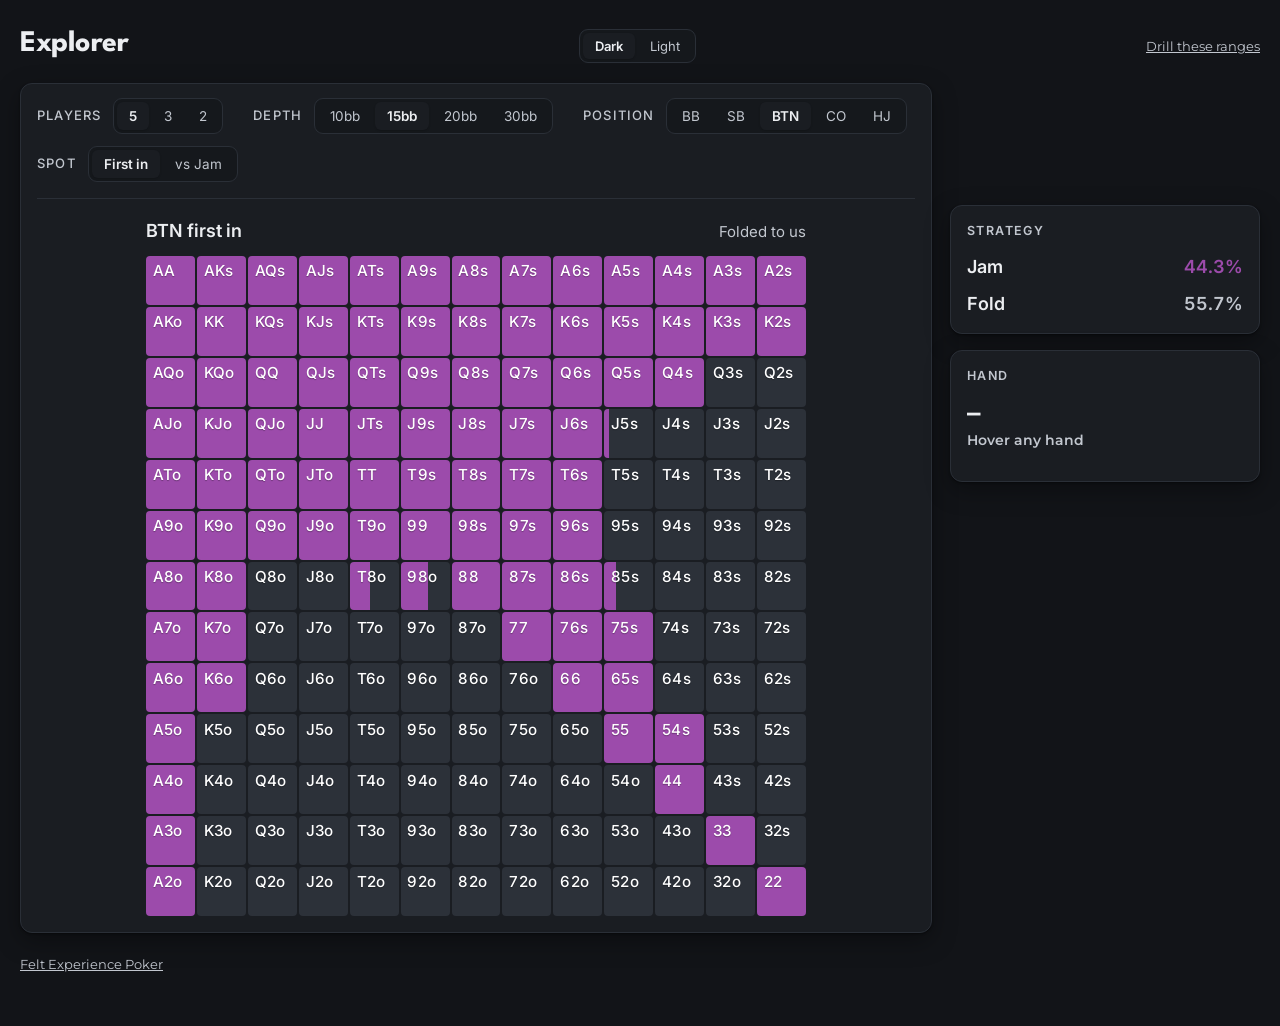
<file: 5max/3k-big-ante-explorer.html>
<!DOCTYPE html>
<html lang="en">
<head>
<meta charset="utf-8" />
<meta name="viewport" content="width=device-width, initial-scale=1" />
<title>Explorer – Felt Experience Poker</title>
<meta name="robots" content="noindex, nofollow" />
<link rel="icon" href="/assets/favicon.svg" type="image/svg+xml" />
<link rel="preconnect" href="https://fonts.googleapis.com">
<link rel="preconnect" href="https://fonts.gstatic.com" crossorigin>
<link rel="stylesheet" href="https://fonts.googleapis.com/css2?family=League+Spartan:wght@500;600;700&family=Montserrat:wght@400;500;600&family=Inter:wght@400;500;600&display=swap">
</head>
<body>
<script>
  // Dark unless a light preference was saved.
  let t = 'dark';
  try { if (localStorage.getItem('fe-theme-v1') === 'light') t = 'light'; } catch (e) { /* storage can be unavailable */ }
  document.documentElement.dataset.theme = t;
</script>
<style>
  /* Neutral charcoal in dark, cool gray in light: the grids carry the color,
     so the page around them stays out of the way. */
  :root {
    --bg: #f2f3f5; --panel: #ffffff; --sunk: #eceef1; --line: #dcdfe4;
    --ink: #16191d; --muted: #4f5660; --faint: #737a84;
    --raise: #e95858; --jam: #7c2d8a; --call: #4f9a52; --fold: #a7adb6; --oor: #e4e7eb;
    --shadow: 0 1px 2px rgba(20,24,30,.06), 0 6px 18px rgba(20,24,30,.06);
    --focus: #2f6d8f;
  }
  @media (prefers-color-scheme: dark) {
    :root:not([data-theme="light"]) {
      --bg: #121418; --panel: #1a1d22; --sunk: #15181c; --line: #2a2f37;
      --ink: #eceef1; --muted: #c2c7cf; --faint: #9aa1ab;
      --raise: #e95858; --jam: #9c4bab; --call: #43904a; --fold: #2c3139; --oor: #1a1d22;
      --shadow: 0 1px 2px rgba(0,0,0,.4), 0 8px 24px rgba(0,0,0,.34);
      --focus: #7fb6d4;
    }
  }
  :root[data-theme="dark"] {
    --bg: #121418; --panel: #1a1d22; --sunk: #15181c; --line: #2a2f37;
    --ink: #eceef1; --muted: #c2c7cf; --faint: #9aa1ab;
    --raise: #e95858; --jam: #9c4bab; --call: #43904a; --fold: #2c3139; --oor: #1a1d22;
    --shadow: 0 1px 2px rgba(0,0,0,.4), 0 8px 24px rgba(0,0,0,.34);
    --focus: #7fb6d4;
  }

  * { box-sizing: border-box; }
  body {
    margin: 0; background: var(--bg); color: var(--ink);
    font-family: Montserrat, ui-sans-serif, system-ui, sans-serif;
    font-size: 15px; line-height: 1.5; -webkit-font-smoothing: antialiased;
  }
  .shell { max-width: 1400px; margin: 0 auto; padding: 22px 20px 52px; }

  .top { display: flex; align-items: baseline; justify-content: space-between; gap: 16px; flex-wrap: wrap; margin-bottom: 16px; }
  .top a { font-size: 13px; color: var(--muted); }
  .gameseg { align-self: center; }
  .gameseg button { font-size: 13px; padding: 6px 14px; }
  .gameseg button[aria-pressed="true"] { color: var(--call); }
  .card[hidden] { display: none; }
  h1 {
    font-family: 'League Spartan', system-ui, sans-serif; font-weight: 700;
    font-size: clamp(23px, 2.5vw, 30px); letter-spacing: -.015em;
    margin: 0; color: var(--ink);
  }

  .card {
    background: var(--panel); border: 1px solid var(--line);
    border-radius: 12px; box-shadow: var(--shadow); padding: 16px;
  }
  .card > h2 {
    font-family: Inter, ui-sans-serif, system-ui, sans-serif; font-size: 12.5px;
    font-weight: 600; letter-spacing: .11em; text-transform: uppercase;
    color: var(--muted); margin: 0 0 12px;
  }

  /* ---- picker: two groups per row, in one grid so the four boxes line up ----
     The groups are display:contents so their label and their segment become
     grid items in their own right, which is what lets a column be shared
     between the row above and the row below. */
  /* The settings sit at the top of the grid's own card, ruled off from it,
     so the two read as one panel. */
  .picker { margin-top: -2px; margin-bottom: 18px; padding: 0 0 16px; border-bottom: 1px solid var(--line);
            display: flex; flex-direction: column; gap: 11px; }
  /* Each setting is a label and its buttons, kept together: when a line runs
     out of room a whole setting moves down rather than splitting. The spot
     always starts the second line, so it stays put as other settings come and go. */
  .prow { display: flex; flex-direction: column; gap: 12px; }
  .pline { display: flex; flex-wrap: wrap; gap: 12px 30px; align-items: center; }
  .grp { display: flex; align-items: center; gap: 12px; }
  /* Each box hugs its own buttons rather than filling the column: the raiser
     list is one entry in some spots, and a lone button in a full-width box
     reads like an empty field. The shared left edge carries the alignment. */
  .picker .seg { justify-self: start; }
  .lbl {
    font-family: Inter, ui-sans-serif, system-ui, sans-serif; font-size: 13px; font-weight: 500;
    letter-spacing: .09em; text-transform: uppercase; color: var(--muted); white-space: nowrap;
  }
  .seg { display: flex; flex-wrap: wrap; gap: 3px; background: var(--sunk); border: 1px solid var(--line); border-radius: 9px; padding: 3px; }
  .seg button {
    appearance: none; border: 0; background: transparent; color: var(--muted);
    font-family: Inter, ui-sans-serif, system-ui, sans-serif; font-size: 13.5px;
    padding: 6px 12px; border-radius: 6px; cursor: pointer; white-space: nowrap;
  }
  .seg button:hover:not([disabled]) { color: var(--ink); }
  .seg button[aria-pressed="true"] { background: var(--panel); color: var(--ink); font-weight: 600; box-shadow: 0 1px 2px rgba(0,0,0,.16); }
  .seg button[disabled] { opacity: .3; cursor: not-allowed; }
  .seg button:focus-visible, .cell:focus-visible { outline: 2px solid var(--focus); outline-offset: 2px; }
  /* Drawn inside the cell: the grid scrolls sideways on small screens, and its
     overflow clips anything outside the cell edge on the bottom row. */
  .cell.linked { outline: 2px solid var(--focus); outline-offset: -2px; }

  .cols { display: grid; grid-template-columns: minmax(0,1fr) 310px; gap: 18px; align-items: start; }

  /* ---- grid ---- */
  .gridhead { display: flex; justify-content: space-between; align-items: baseline; gap: 14px; flex-wrap: wrap; margin-bottom: 12px; }
  .gridhead strong { font-family: Inter, ui-sans-serif, system-ui, sans-serif; font-size: 18px; font-weight: 600; }
  /* Title on the left, what happened on the right, one line: the Strategy
     card carries the frequencies, so the grid can start higher. */
  .gridhead .sub { font-size: 15px; color: var(--muted); font-family: Inter, ui-sans-serif, system-ui, sans-serif; font-weight: 400; }
  .mix { font-family: Inter, ui-sans-serif, system-ui, sans-serif; font-size: 15px; color: var(--muted); font-variant-numeric: tabular-nums; white-space: nowrap; }
  .mix .k { display: inline-block; width: 11px; height: 11px; border-radius: 2px; margin: 0 7px 0 16px; }
  .mix .k:first-child { margin-left: 0; }
  .mix .k.r { background: var(--raise); }
  .mix .k.j { background: var(--jam); }
  .mix .k.c { background: var(--call); }
  .mix .k.f { background: var(--fold); }

  /* The grid is square, so at full column width it runs well below the fold on
     a laptop. Cap it by the height actually available, and let the labels keep
     a floor so shrinking the grid does not shrink them out of readability. */
  .gridwrap {
    overflow-x: auto; container-type: inline-size; margin-inline: auto;
    max-width: min(100%, max(660px, 100vh - 250px));
    max-width: min(100%, max(660px, 100dvh - 250px));
  }
  /* The heading and legend track the grid's width so they line up with its
     edges rather than the full card. */
  .gridhead {
    margin-inline: auto;
    max-width: min(100%, max(660px, 100vh - 250px));
    max-width: min(100%, max(660px, 100dvh - 250px));
  }
  .grid { display: grid; grid-template-columns: repeat(13, minmax(36px, 1fr)); gap: 2px; min-width: 500px; }

  .cell {
    appearance: none; border: 0; aspect-ratio: 1; border-radius: 4px;
    font-family: Inter, ui-sans-serif, system-ui, sans-serif;
    font-size: clamp(11px, 2.3cqw, 17px); font-weight: 500; letter-spacing: .02em;
    /* Top left like Wizard. With the fills running left to right a centred
       label often straddles a color boundary; this one sits on a single band. */
    display: flex; align-items: flex-start; justify-content: flex-start;
    padding: .35em 0 0 .45em;
    cursor: pointer; position: relative; overflow: hidden;
    color: #fff; transition: opacity .15s ease, transform .1s ease;
  }
  .cell:hover { transform: translateY(-1px); z-index: 4; }
  .cell .t { position: relative; z-index: 2; text-shadow: 0 1px 1px rgba(0,0,0,.3); }
  .cell.oor { color: var(--faint); }
  .cell.oor .t { text-shadow: none; opacity: .55; }

  /* ---- rail ---- */
  .rail { display: flex; flex-direction: column; gap: 16px; }
  .big { display: flex; align-items: baseline; gap: 8px; }
  .big .n {
    font-family: 'League Spartan', system-ui, sans-serif; font-size: 40px;
    font-weight: 700; line-height: 1; letter-spacing: -.03em; color: var(--raise);
    font-variant-numeric: tabular-nums;
  }
  .big .u { font-size: 14px; color: var(--muted); }
  .bigsub { margin: 8px 0 0; font-size: 13px; color: var(--muted); }

  .detail .hand { font-family: Inter, ui-sans-serif, system-ui, sans-serif; font-size: 27px; font-weight: 600; margin: 0; line-height: 1.1; }
  .detail .verdict { font-size: 14px; font-weight: 600; margin: 3px 0 0; color: var(--muted); }
  .detail .nums { margin: 6px 0 8px; font-size: 14px; font-variant-numeric: tabular-nums;
                  display: flex; flex-direction: column; gap: 2px; }
  .detail .nums .a { font-weight: 600; }
  .detail .nums .raise { color: var(--raise); }
  .detail .nums .jam { color: var(--jam); }
  .detail .nums .call { color: var(--call); }
  .detail .nums .fold { color: var(--muted); }
  .detail .why { margin: 0; font-size: 13px; color: var(--muted); }

  #notes { margin: 0; font-size: 14px; color: var(--muted); line-height: 1.55; }

  /* ---- strategy: one row per action, the number in its grid color ---- */
  .ov { display: flex; flex-direction: column; gap: 10px; }
  .ov-row { display: flex; justify-content: space-between; gap: 10px;
            font-family: Inter, ui-sans-serif, system-ui, sans-serif; font-size: 18px; }
  .ov-row { font-weight: 600; }
  .ov-row .pc { font-variant-numeric: tabular-nums; }
  .ov-row.r .pc { color: var(--raise); } .ov-row.j .pc { color: var(--jam); }
  .ov-row.c .pc { color: var(--call); } .ov-row.f .pc { color: var(--muted); }

  .theme button { font-size: 13px; padding: 5px 12px; }
  .foot { margin: 22px 0 0; font-size: 13px; color: var(--faint); }
  .foot a { color: var(--muted); }

  @media (max-width: 920px) {
    .cols { grid-template-columns: minmax(0,1fr); }
  }
</style>

<div class="shell">
  <div class="top">
    <h1>Explorer</h1>
    <div class="seg theme" role="group" aria-label="Color theme" id="theme-seg"></div>
    <a href="/5max/3k-drill">Drill these ranges</a>
  </div>

  <div class="cols">
    <div class="card">
      <div class="picker">
        <div class="prow">
          <div class="pline">
            <div class="grp"><span class="lbl" id="l0">Players</span><div class="seg" role="group" aria-labelledby="l0" id="players-seg"></div></div>
            <div class="grp"><span class="lbl" id="l1">Depth</span><div class="seg" role="group" aria-labelledby="l1" id="stack-seg"></div></div>
            <div class="grp"><span class="lbl" id="l2">Position</span><div class="seg" role="group" aria-labelledby="l2" id="hero-seg"></div></div>
          </div>
          <div class="pline">
            <div class="grp"><span class="lbl" id="l3">Spot</span><div class="seg" role="group" aria-labelledby="l3" id="fam-seg"></div></div>
            <div class="grp" id="vs-grp"><span class="lbl" id="l4">Jammer</span><div class="seg" role="group" aria-labelledby="l4" id="vs-seg"></div></div>
          </div>
        </div>
      </div>
      <div class="gridhead">
        <strong id="spot-title"></strong>
        <span class="sub" id="spot-sub"></span>
      </div>
      <div class="gridwrap">
        <div class="grid" id="grid"></div>
      </div>
    </div>

    <div class="rail">
      <div class="card">
        <h2>Strategy</h2>
        <div class="ov" id="overall"></div>
      </div>

      <div class="card detail">
        <h2>Hand</h2>
        <p class="hand" id="d-hand">–</p>
        <p class="verdict" id="d-verdict">Hover any hand</p>
        <p class="nums" id="d-nums"></p>
        <p class="why" id="d-why"></p>
      </div>

      <div class="card" id="notes-card">
        <h2>Worth remembering</h2>
        <p id="notes"></p>
      </div>
    </div>
  </div>

  <p class="foot"><a href="https://feltexperiencepoker.com" target="_blank" rel="noopener">Felt Experience Poker</a></p>
</div>

<script src="/5max/3k-ranges.js"></script>
<script>
(function(){
"use strict";

/* ===========================================================================
   3k big ante explorer: 5, 3 and 2 players, 10 to 30bb. Same grid and colors
   as the other explorers: light red a raise that is not all in, purple a jam,
   green the passive action (a limp, a check or a call, depending on the spot).
   =========================================================================== */

const RANKS = ['A','K','Q','J','T','9','8','7','6','5','4','3','2'];
const HANDS = [];
for (let i = 0; i < 13; i++) {
  for (let j = 0; j < 13; j++) {
    const pair = i === j, suited = i < j;
    HANDS.push({
      code: pair ? RANKS[i] + RANKS[i] : (suited ? RANKS[i] + RANKS[j] + 's' : RANKS[j] + RANKS[i] + 'o'),
      combos: pair ? 6 : (suited ? 4 : 12),
    });
  }
}

function decode(sp) {
  const reach = sp.w.split(',').map(Number);
  return sp.g.split(',').map((tok, n) => {
    const h = HANDS[n];
    if (tok === 'X') return { h, oor: true, r: 0, j: 0, c: 0, f: 0, w: 0 };
    const [r, j, c] = tok.split('.').map(Number);
    return { h, r, j, c, f: Math.max(0, 100 - r - j - c), w: reach[n] / 100 };
  });
}

/* One straight bar per cell: raise, jam, the green action, then fold. */
function paint(c) {
  if (c.oor) return 'var(--oor)';
  const r = c.r, j = r + c.j, k = j + c.c;
  const stops = [];
  if (c.r > 0) stops.push(`var(--raise) 0 ${r}%`);
  if (c.j > 0) stops.push(`var(--jam) ${r}% ${j}%`);
  if (c.c > 0) stops.push(`var(--call) ${j}% ${k}%`);
  if (c.f > 0) stops.push(`var(--fold) ${k}% 100%`);
  if (stops.length <= 1) {
    return c.f >= 99.5 ? 'var(--fold)' : c.c >= 99.5 ? 'var(--call)' : c.j >= 99.5 ? 'var(--jam)' : 'var(--raise)';
  }
  return `linear-gradient(to right, ${stops.join(', ')})`;
}

const PLAYERS = [
  { n: 5, positions: ['BB', 'SB', 'BTN', 'CO', 'HJ'] },
  { n: 3, positions: ['BB', 'SB', 'BTN'] },
  { n: 2, positions: ['BB', 'SB'] },
];
const FAMS = [
  { id: 'rfi', label: 'First in' },
  { id: 'vslimp', label: 'vs Limp' },
  { id: 'vsopen', label: 'vs Open', row: 'Raiser' },
  { id: 'vsjam', label: 'vs Jam', row: 'Jammer' },
  { id: 'afterlimp', label: 'After limping', row: 'Facing' },
  { id: 'afteropen', label: 'After opening', row: 'Facing' },
];
/* What the green action is called in each kind of spot; a spot can also
   rename either action through its own `words`. */
const GREEN = { rfi: 'limp', vsopen: 'call', vsjam: 'call', vslimp: 'check', afterlimp: 'call', afteropen: 'call' };
const cap = (t) => t[0].toUpperCase() + t.slice(1);
const word = (sp, k) => (sp.words && sp.words[k]) || (k === 'call' ? GREEN[sp.fam] : k);
const OOR_TEXT = {
  afterlimp: 'Never, or almost never, limped', afteropen: 'Never, or almost never, opened',
};

const KEY = 'fe-5max-v2';
const state = { players: 5, stack: 15, hero: 'BTN', fam: 'rfi', vs: null };
try {
  const v = JSON.parse(localStorage.getItem(KEY) || 'null');
  if (v && PLAYERS.some((p) => p.n === v.players)) state.players = v.players;
  if (v && Number.isFinite(v.stack)) state.stack = v.stack;
} catch (e) { /* storage can be unavailable; the defaults stand */ }
const save = () => {
  try { localStorage.setItem(KEY, JSON.stringify({ players: state.players, stack: state.stack })); } catch (e) { /* ignore */ }
};

const $ = (id) => document.getElementById(id);
const atPlayers = () => FIVEMAX_SPOTS.filter((s) => s.players === state.players);
const atStack = () => atPlayers().filter((s) => s.stack === state.stack);
/* The players we face are listed nearest first: the seat just before ours,
   then on back around the table. A spot with more than one player in it goes
   by the one who put the money in, after the plain spot from that seat. */
const ACTION = ['HJ', 'CO', 'BTN', 'SB', 'BB'];
const back = (sp) => {
  const at = ACTION.indexOf(sp.vs && sp.vs.split('+')[0]);
  return at < 0 ? 99 : (ACTION.indexOf(sp.hero) - at + ACTION.length) % ACTION.length;
};
const branch = () => atStack().filter((s) => s.hero === state.hero && s.fam === state.fam)
  .sort((a, b) => back(a) - back(b));
const spot = () => branch().find((s) => s.vs === state.vs) || branch()[0];

const cells = [];
(function build() {
  HANDS.forEach((h) => {
    const b = document.createElement('button');
    b.type = 'button';
    b.className = 'cell';
    b.innerHTML = '<span class="t"></span>';
    b.querySelector('.t').textContent = h.code;
    $('grid').appendChild(b);
    cells.push(b);
  });
})();

function seg(id, items, isOn, pick) {
  const box = $(id);
  box.innerHTML = '';
  items.forEach((it) => {
    const b = document.createElement('button');
    b.type = 'button';
    b.textContent = it.label;
    b.setAttribute('aria-pressed', String(isOn(it)));
    if (it.off) { b.disabled = true; b.title = it.offText || 'No chart for this position'; }
    else b.addEventListener('click', () => pick(it));
    box.appendChild(b);
  });
}

function clearDetail() {
  $('d-hand').textContent = '–';
  $('d-verdict').textContent = 'Hover any hand';
  $('d-nums').innerHTML = '';
  $('d-why').textContent = '';
}

function detail(c, sp) {
  $('d-hand').textContent = c.h.code;
  if (c.oor) {
    $('d-verdict').textContent = OOR_TEXT[sp.fam] || 'Not in our range';
    $('d-nums').innerHTML = '';
    $('d-why').textContent = 'This hand never, or almost never, reaches the spot.';
    return;
  }
  $('d-verdict').textContent = '';
  const parts = [];
  if (c.r) parts.push(`<span class="a raise">${c.r}% ${word(sp, 'raise')}</span>`);
  if (c.j) parts.push(`<span class="a jam">${c.j}% jam</span>`);
  if (c.c) parts.push(`<span class="a call">${c.c}% ${word(sp, 'call')}</span>`);
  if (c.f) parts.push(`<span class="a fold">${c.f}% fold</span>`);
  $('d-nums').innerHTML = parts.join('');
  $('d-why').textContent = c.w < 0.995 ? `Only ${Math.round(c.w * 100)}% of ${c.h.code} gets to this spot.` : '';
}

function render() {
  /* Settle each setting in order, falling back to the first that exists, so a
     change higher up never leaves the picker on a chart that is not there. */
  const stacks = [...new Set(atPlayers().map((s) => s.stack))].sort((a, b) => a - b);
  if (!stacks.includes(state.stack)) state.stack = stacks.includes(15) ? 15 : stacks[0];
  const here = atStack();
  const positions = PLAYERS.find((p) => p.n === state.players).positions;
  const heroes = positions.filter((h) => here.some((s) => s.hero === h));
  if (!heroes.includes(state.hero)) state.hero = heroes.includes('BTN') ? 'BTN' : heroes[0];
  const fams = FAMS.filter((f) => here.some((s) => s.hero === state.hero && s.fam === f.id));
  if (!fams.some((f) => f.id === state.fam)) state.fam = fams[0].id;
  const opts = branch();
  if (!opts.some((s) => s.vs === state.vs)) state.vs = opts[0].vs;
  const sp = spot();
  const now = decode(sp);

  seg('players-seg', PLAYERS.map((p) => ({ label: String(p.n), v: p.n })),
    (it) => it.v === state.players, (it) => { state.players = it.v; save(); render(); });
  seg('stack-seg', stacks.map((n) => ({ label: n + 'bb', v: n })),
    (it) => it.v === state.stack, (it) => { state.stack = it.v; save(); render(); });
  // A new position starts on its first-in chart, or its first spot when it has none.
  seg('hero-seg', positions.map((h) => ({ label: h, v: h, off: !heroes.includes(h) })),
    (it) => it.v === state.hero, (it) => { state.hero = it.v; state.fam = 'rfi'; state.vs = null; render(); });
  // Only the spots this position can actually be in.
  seg('fam-seg', fams.map((f) => ({ label: f.label, v: f.id })),
    (it) => it.v === state.fam, (it) => { state.fam = it.v; render(); });
  const fam = FAMS.find((f) => f.id === sp.fam);
  $('vs-grp').style.display = opts.length > 1 ? '' : 'none';
  $('l4').textContent = fam.row || 'Facing';
  seg('vs-seg', opts.map((o) => ({ label: o.vsLabel, v: o.vs })),
    (it) => it.v === state.vs, (it) => { state.vs = it.v; render(); });

  /* Overall frequencies count combos, and only the share of each hand that
     actually reaches the spot, the way the solver reports them. */
  let tot = 0, R = 0, J = 0, C = 0, F = 0;
  cells.forEach((b, i) => {
    const c = now[i];
    b.style.background = paint(c);
    b.classList.toggle('oor', !!c.oor);
    b.setAttribute('aria-label', c.oor ? `${c.h.code}: not in our range`
      : `${c.h.code}: ${[[c.r, word(sp, 'raise')], [c.j, 'jam'], [c.c, word(sp, 'call')], [c.f, 'fold']]
          .filter(([v]) => v).map(([v, n]) => v + '% ' + n).join(', ')}`);
    b.onmouseenter = () => detail(c, sp);
    b.onfocus = () => detail(c, sp);
    b.onblur = clearDetail;
    if (!c.oor) {
      const wt = c.h.combos * c.w;
      tot += wt; R += wt * c.r; J += wt * c.j; C += wt * c.c; F += wt * c.f;
    }
  });

  $('spot-title').textContent = sp.title;
  $('spot-sub').textContent = sp.sub;
  const d = tot || 1;

  $('overall').innerHTML = [['r', R, word(sp, 'raise')], ['j', J, 'jam'], ['c', C, word(sp, 'call')], ['f', F, 'fold']]
    .filter(([, v]) => v / d >= 0.05)
    .map(([k, v, n]) => `<div class="ov-row ${k}"><span>${cap(n)}</span><span class="pc">${(v / d).toFixed(1)}%</span></div>`).join('');

  $('notes-card').hidden = !sp.note;
  $('notes').textContent = sp.note || '';
  clearDetail();
}

$('grid').addEventListener('mouseleave', clearDetail);

/* Dark or light. Dark until light is picked; the pick is remembered and
   shared by the other explorers on this login. */
function paintTheme() {
  const cur = document.documentElement.dataset.theme || 'dark';
  seg('theme-seg', [{ label: 'Dark', v: 'dark' }, { label: 'Light', v: 'light' }],
    (it) => it.v === cur,
    (it) => {
      document.documentElement.dataset.theme = it.v;
      try { localStorage.setItem('fe-theme-v1', it.v); } catch (e) { /* ignore */ }
      paintTheme();
    });
}
paintTheme();
render();

/* Drop the rail so its STRATEGY heading sits on the same line as the chart
   title, centred on it since the title is the bigger text, beside the chart it
   sums up. The picker and the title above
   the grid can wrap to more lines, so measure rather than fix it; stacked on a
   narrow screen the rail just follows the chart. */
function alignRail() {
  const rail = document.querySelector('.rail');
  rail.style.marginTop = '';
  if (getComputedStyle(document.querySelector('.cols')).gridTemplateColumns.split(' ').length < 2) return;
  const mid = (el) => { const r = document.createRange(); r.selectNodeContents(el); const b = r.getBoundingClientRect(); return (b.top + b.bottom) / 2; };
  const gap = mid($('spot-title')) - mid(rail.querySelector('h2'));
  rail.style.marginTop = Math.max(0, gap) + 'px';
}
const watch = new ResizeObserver(alignRail);
watch.observe(document.querySelector('.picker'));
watch.observe(document.querySelector('.gridhead'));
addEventListener('resize', alignRail);

})();
</script>

</body>
</html>
</file>
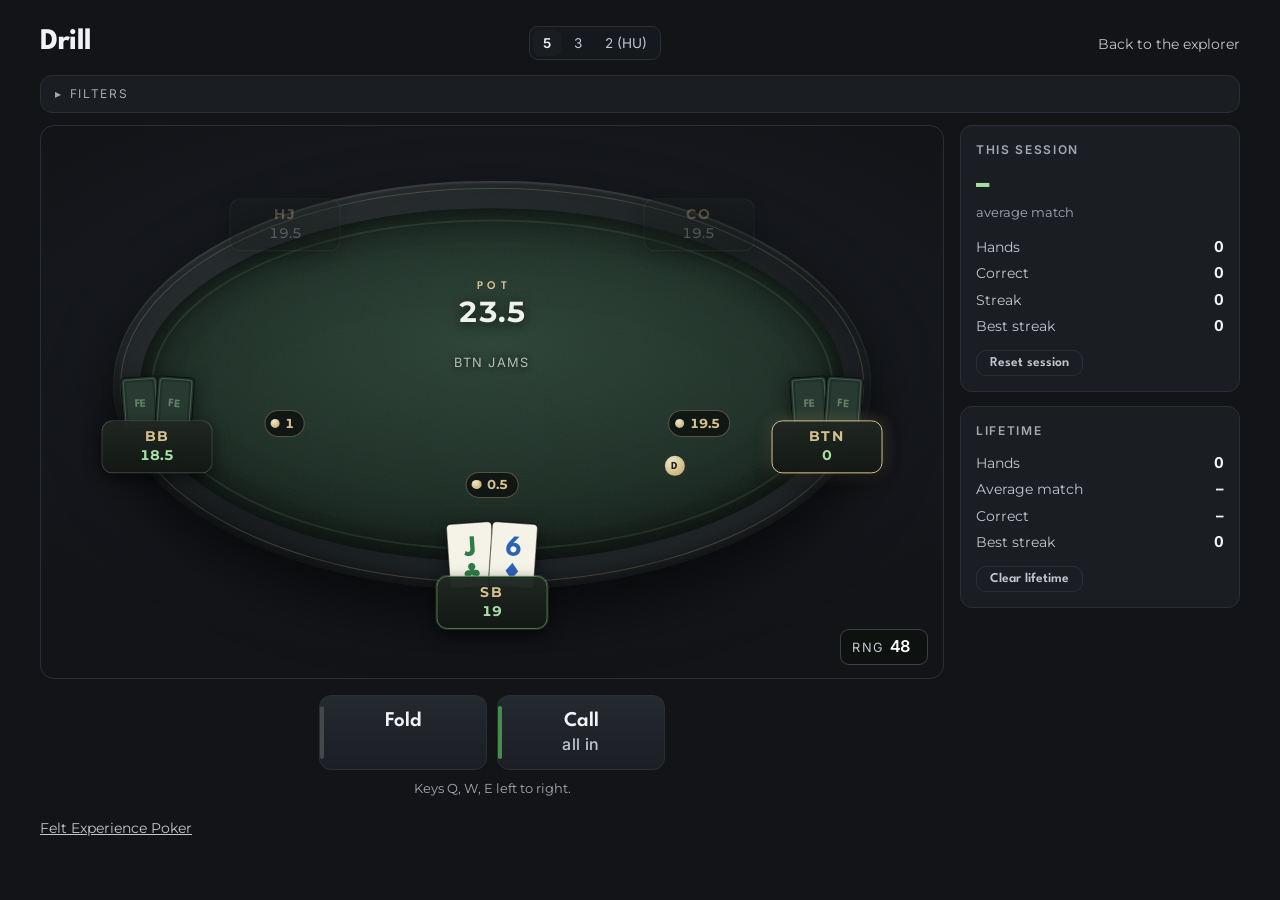
<file: 5max/3k-drill.html>
<!DOCTYPE html>
<html lang="en">
<head>
<meta charset="utf-8" />
<meta name="viewport" content="width=device-width, initial-scale=1" />
<title>Drill – Felt Experience Poker</title>
<meta name="robots" content="noindex, nofollow" />
<link rel="icon" href="/assets/favicon.svg" type="image/svg+xml" />
<link rel="preconnect" href="https://fonts.googleapis.com">
<link rel="preconnect" href="https://fonts.gstatic.com" crossorigin>
<link rel="stylesheet" href="https://fonts.googleapis.com/css2?family=League+Spartan:wght@400;500;600;700&family=Montserrat:wght@400;500;600;700&family=Inter:wght@400;500;600&display=swap">
</head>
<body>
<style>
  /* Table styling follows the replayer's, so the two feel like one product. The
     page around it uses the explorers' neutral charcoal; only the felt is green. */
  :root {
    --bg: #121418; --panel: #1a1d22; --sunk: #15181c; --line: #2a2f37;
    --ink: #f1f3f5; --muted: #c2c7cf; --faint: #a3a9b2;
    --accent: #a7dca5; --accent-dim: #4d7a4c; --gold: #d6c08f;
    --felt-hi: #2c4237; --felt-lo: #16241d;
    --raise: #e95858; --jam: #9c4bab; --call: #43904a; --fold: #43494a;
    --good: #7cc776; --bad: #e0644f;
    --font-head: 'League Spartan', system-ui, sans-serif;
  }

  * { box-sizing: border-box; }
  body {
    margin: 0; background: var(--bg); color: var(--ink);
    font-family: Montserrat, ui-sans-serif, system-ui, sans-serif;
    font-size: 16px; line-height: 1.5; -webkit-font-smoothing: antialiased;
  }
  .shell { max-width: 1240px; margin: 0 auto; padding: 20px 20px 48px; }

  .top { display: flex; align-items: baseline; justify-content: space-between; gap: 16px; flex-wrap: wrap; margin-bottom: 10px; }
  h1 {
    font-family: var(--font-head); font-weight: 700;
    font-size: clamp(23px, 2.5vw, 30px); letter-spacing: -.015em;
    margin: 0; color: var(--ink);
  }
  .gameseg { align-self: center; }
  .gameseg button { font-size: 14px; padding: 6px 14px; }
  .gameseg button[aria-pressed="true"] { color: var(--accent); }
  .top a { font-size: 14px; color: var(--muted); text-decoration: none; }
  .top a:hover { color: var(--accent); }

  .card {
    background: var(--panel); border: 1px solid var(--line);
    border-radius: 12px; padding: 15px;
  }
  .card > h2 {
    font-family: Inter, ui-sans-serif, system-ui, sans-serif; font-size: 12px;
    font-weight: 600; letter-spacing: .14em; text-transform: uppercase;
    color: var(--faint); margin: 0 0 10px;
  }

  /* ---- filters ---- */
  .filters { margin-bottom: 12px; padding: 9px 14px; }
  .filters > summary {
    cursor: pointer; list-style: none; width: fit-content;
    font-family: Inter, ui-sans-serif, system-ui, sans-serif; font-size: 12px;
    letter-spacing: .14em; text-transform: uppercase; color: var(--faint);
  }
  .filters > summary::-webkit-details-marker { display: none; }
  .filters > summary::before { content: "\25B8"; display: inline-block; margin-right: 7px; transition: transform .15s ease; }
  .filters[open] > summary::before { transform: rotate(90deg); }
  .filters > summary:hover { color: var(--muted); }
  .filters.on > summary { color: var(--accent); }
  .fbody { display: flex; flex-direction: column; gap: 9px; margin-top: 11px; }
  .frow { display: flex; align-items: center; gap: 10px; flex-wrap: wrap; }
  .lbl {
    font-family: Inter, ui-sans-serif, system-ui, sans-serif; font-size: 12px;
    letter-spacing: .13em; text-transform: uppercase; color: var(--faint);
    white-space: nowrap; min-width: 78px;
  }
  .seg { display: flex; flex-wrap: wrap; gap: 3px; background: var(--sunk); border: 1px solid var(--line); border-radius: 9px; padding: 3px; }
  .seg button {
    appearance: none; border: 0; background: transparent; color: var(--muted);
    font-family: Inter, ui-sans-serif, system-ui, sans-serif; font-size: 13.5px;
    padding: 5px 10px; border-radius: 6px; cursor: pointer; white-space: nowrap;
  }
  .seg button:hover { color: var(--ink); }
  .seg button[aria-pressed="true"] { background: var(--panel); color: var(--ink); font-weight: 600; }
  .seg button:focus-visible, .act:focus-visible, .btn:focus-visible { outline: 2px solid var(--accent); outline-offset: 2px; }
  .pool { margin: 3px 0 0; font-size: 13px; color: var(--faint); }

  .cols { display: grid; grid-template-columns: minmax(0,1fr) 280px; gap: 16px; align-items: start; }

  /* ---- the table ---- */
  .tablewrap {
    /* Sized from the height actually left over once the header, the buttons and
       the result panel have taken theirs, so a short laptop window still shows
       the whole table without scrolling. 250px is that fixed furniture. */
    position: relative; margin-inline: auto; container-type: inline-size;
    width: min(100%, max(480px, (100vh - 250px) * 800 / 490));
    width: min(100%, max(480px, (100dvh - 250px) * 800 / 490));
    aspect-ratio: 800 / 490;
    background: radial-gradient(ellipse 90% 70% at 50% 42%, #1c1f24 0%, #121418 78%);
    border: 1px solid var(--line); border-radius: 14px; overflow: hidden;
  }
  .stage { position: absolute; inset: 0; }
  .rail {
    position: absolute; left: 50%; top: 47%; width: 84%; height: 74%;
    transform: translate(-50%, -50%); border-radius: 50%;
    background: linear-gradient(160deg, #2c3235 0%, #191d1f 55%, #23282b 100%);
    box-shadow: 0 26px 60px rgba(0,0,0,.6), inset 0 2px 2px rgba(255,255,255,.12), inset 0 -6px 18px rgba(0,0,0,.55);
  }
  .rail::after { content: ''; position: absolute; inset: 7px; border-radius: 50%; border: 1px solid rgba(214,192,143,.22); }
  .felt {
    position: absolute; left: 50%; top: 47%; width: 78%; height: 64%;
    transform: translate(-50%, -50%); border-radius: 50%;
    background: radial-gradient(ellipse 75% 65% at 50% 38%, var(--felt-hi) 0%, #21332a 52%, var(--felt-lo) 100%);
    box-shadow: inset 0 8px 30px rgba(0,0,0,.45), inset 0 -10px 36px rgba(0,0,0,.55), inset 0 0 90px rgba(0,0,0,.25);
  }
  .felt::before {
    content: ''; position: absolute; inset: 0; border-radius: 50%; opacity: .05;
    background-image: url("data:image/svg+xml,%3Csvg xmlns='http://www.w3.org/2000/svg' width='140' height='140'%3E%3Cfilter id='n'%3E%3CfeTurbulence type='fractalNoise' baseFrequency='0.9' numOctaves='2'/%3E%3C/filter%3E%3Crect width='140' height='140' filter='url(%23n)'/%3E%3C/svg%3E");
  }
  .felt::after { content: ''; position: absolute; inset: 11px; border-radius: 50%; border: 2px solid rgba(167,220,165,.1); }
  .line {
    position: absolute; left: 50%; top: 43%; transform: translate(-50%,-50%);
    font-family: Inter, ui-sans-serif, system-ui, sans-serif; font-size: 1.42cqw;
    letter-spacing: .1em; text-transform: uppercase; color: rgba(238,241,236,.72);
    white-space: nowrap; z-index: 3; text-shadow: 0 1px 6px rgba(0,0,0,.8);
  }
  .pot { position: absolute; left: 50%; top: 32%; transform: translate(-50%,-50%); text-align: center; z-index: 3; }
  .pot .lb { font-family: var(--font-head); font-size: 1.3cqw; font-weight: 600; letter-spacing: .4em; color: var(--gold); padding-left: .4em; }
  .pot .amt { font-size: 3.2cqw; font-weight: 700; color: #eef1ec; font-variant-numeric: tabular-nums; text-shadow: 0 2px 12px rgba(0,0,0,.7); line-height: 1.15; }

  .seat { position: absolute; transform: translate(-50%,-50%); display: flex; flex-direction: column; align-items: center; z-index: 4; }
  .seat .cards { display: flex; align-items: flex-end; margin-bottom: -1.4cqw; z-index: 1; filter: drop-shadow(0 4px 8px rgba(0,0,0,.5)); }
  .seat .cards svg { width: 5.2cqw; height: 7.35cqw; display: block; }
  .seat .cards .l { transform: rotate(-4deg) translateX(2px); }
  .seat .cards .r { transform: rotate(4deg) translateX(-2px); }
  /* Face-down cards sit above the plate without taking up room in the seat, so
     the plate and its chips stay exactly where they were without them. */
  .seat .cards.back { position: absolute; left: 50%; bottom: calc(100% - 1.1cqw); transform: translateX(-50%); margin: 0; z-index: 0; }
  .seat .cards.back svg { width: 4.2cqw; height: 5.9cqw; }
  .plate {
    min-width: 12.3cqw; background: linear-gradient(180deg, rgba(32,39,34,.97), rgba(19,24,21,.97));
    border: 1px solid rgba(255,255,255,.14); border-radius: 1.2cqw; padding: .7cqw 1.4cqw .8cqw;
    text-align: center; box-shadow: 0 6px 16px rgba(0,0,0,.55); z-index: 2;
  }
  .seat.hero { transform: translate(-50%, -58%); }
  .seat.hero .plate { border-color: var(--accent-dim); box-shadow: 0 6px 16px rgba(0,0,0,.55), 0 0 0 1px rgba(167,220,165,.25); }
  .seat.aggro .plate { border-color: var(--gold); box-shadow: 0 6px 16px rgba(0,0,0,.55), 0 0 16px rgba(214,192,143,.3); }
  .seat.out { opacity: .3; }
  .pos { color: var(--gold); font-size: 1.55cqw; font-weight: 700; letter-spacing: .12em; line-height: 1.35; }
  .stack { font-size: 1.55cqw; font-weight: 700; color: var(--accent); font-variant-numeric: tabular-nums; line-height: 1.35; }
  .seat.out .stack { color: var(--muted); font-weight: 500; }

  .chip {
    position: absolute; transform: translate(-50%,-50%); z-index: 3;
    display: flex; align-items: center; gap: .6cqw;
    background: rgba(13,18,15,.82); border: 1px solid rgba(214,192,143,.35);
    border-radius: 999px; padding: .35cqw 1.05cqw .35cqw .6cqw;
    font-size: 1.42cqw; font-weight: 700; color: var(--gold); font-variant-numeric: tabular-nums;
    white-space: nowrap; line-height: 1.4;
  }
  .chip i { width: 1.05cqw; height: 1.05cqw; border-radius: 50%; background: radial-gradient(circle at 35% 30%, #f2e7cd, #cdb87f 70%); display: block; }
  .chip[hidden] { display: none; }   /* the display rule above outranks the hidden attribute */
  .chip.mine { transition: background .18s ease, border-color .18s ease, color .18s ease; }
  .chip.mine.committed {
    background: rgba(21,34,25,.92); border-color: rgba(167,220,165,.55); color: var(--accent);
  }
  .chip.mine.committed i { background: radial-gradient(circle at 35% 30%, #dff3dd, #7cb87a 70%); }

  .seat.hero .cards { transition: opacity .2s ease, filter .2s ease; }
  .seat.hero.folded .cards { opacity: .2; filter: grayscale(1); }
  .seat.hero.folded .plate { opacity: .5; }

  .dealer {
    position: absolute; transform: translate(-50%,-50%); z-index: 3;
    width: 2.25cqw; height: 2.25cqw; border-radius: 50%;
    background: radial-gradient(circle at 35% 30%, #f2e7cd, #cdb87f 70%);
    color: #2a2418; font-size: 1.2cqw; font-weight: 700; font-family: var(--font-head);
    display: flex; align-items: center; justify-content: center;
  }

  /* ---- action bar ---- */
  .bar { display: flex; align-items: center; justify-content: center; gap: 12px; flex-wrap: wrap; margin-top: 16px; }
  .bar[hidden] { display: none; }   /* the display rule above outranks the hidden attribute */
  .act {
    appearance: none; border: 1px solid var(--line); border-radius: 12px;
    background: linear-gradient(180deg, #252930, #1b1e23); color: var(--ink); cursor: pointer;
    font-family: var(--font-head); font-weight: 600; font-size: 21px;
    padding: 15px 34px; min-width: 168px; position: relative;
    display: flex; flex-direction: column; align-items: center; gap: 3px;
  }
  .act:hover:not([disabled]) { border-color: var(--muted); }
  .act small {
    font-family: Inter, ui-sans-serif, system-ui, sans-serif; font-size: 16px; font-weight: 500;
    color: var(--muted); letter-spacing: .03em; font-variant-numeric: tabular-nums;
  }
  .act::before { content: ''; position: absolute; left: 0; top: 10px; bottom: 10px; width: 4px; border-radius: 2px; }
  .act.raise::before { background: var(--raise); }
  .act.jam::before { background: var(--jam); }
  .act.call::before { background: var(--call); }
  .act.fold::before { background: var(--fold); }
  .act[disabled] { cursor: default; opacity: .75; }
  .act.picked { border-color: var(--ink); opacity: 1; }
  .rng {
    position: absolute; right: 1.7cqw; bottom: 1.4cqw; z-index: 5;
    appearance: none; cursor: pointer; font-family: inherit;
    font-family: Inter, ui-sans-serif, system-ui, sans-serif; font-size: 1.42cqw;
    letter-spacing: .12em; color: var(--muted); background: rgba(13,18,15,.8);
    border: 1px solid rgba(255,255,255,.2); border-radius: 1cqw; padding: .7cqw 1.3cqw;
    font-variant-numeric: tabular-nums; white-space: nowrap; line-height: 1.35;
  }
  .rng b { font-size: 1.8cqw; font-weight: 600; letter-spacing: 0; margin-left: .6cqw; color: #fff; }
  .rng:hover { border-color: rgba(255,255,255,.45); }
  .rng:focus-visible { outline: 2px solid var(--accent); outline-offset: 2px; }
  .rng i { font-style: normal; color: var(--faint); margin-left: .5cqw; font-size: 1.2cqw; }

  .rngrow { display: flex; align-items: center; gap: 10px; flex-wrap: wrap; margin-bottom: 10px; }
  .rngrow .lbl { min-width: 74px; }
  .rngnum {
    width: 74px; background: var(--sunk); border: 1px solid var(--line); border-radius: 8px;
    color: var(--ink); font-family: Inter, ui-sans-serif, system-ui, sans-serif; font-size: 14px;
    padding: 6px 9px; text-align: center;
  }
  .rngnum:focus-visible { outline: 2px solid var(--accent); outline-offset: 1px; }
  .rngnote {
    margin: 14px 0 0; padding-top: 12px; border-top: 1px solid var(--line);
    font-size: 13.5px; color: var(--muted); line-height: 1.5;
  }
  .rngnote b { color: var(--ink); font-family: Inter, ui-sans-serif, system-ui, sans-serif; font-weight: 600; }

  .prev {
    position: absolute; left: 1.4cqw; bottom: 1.4cqw; z-index: 6;
    appearance: none; cursor: pointer; border: 1px solid var(--line); border-radius: 8px;
    background: rgba(18,20,24,.85); color: var(--muted);
    font-family: Inter, ui-sans-serif, system-ui, sans-serif; font-size: max(10px, 1.42cqw); font-weight: 500;
    padding: .45em .85em;
  }
  .prev:hover { color: var(--ink); border-color: var(--muted); }
  .prev[hidden] { display: none; }

  /* ---- answer ---- */
  .answer {
    display: flex; align-items: center; justify-content: center;
    gap: 24px; flex-wrap: wrap; margin-top: 16px;
  }
  .answer[hidden] { display: none; }   /* the display rule above outranks the hidden attribute */
  .verdict { font-family: var(--font-head); font-weight: 700; font-size: 20px; margin: 0; text-align: left; }
  .verdict.good { color: var(--good); }
  .verdict.bad { color: var(--bad); }
  .verdict small { display: block; font-family: Montserrat, sans-serif; font-weight: 400; font-size: 13.5px; color: var(--muted); margin-top: 2px; white-space: nowrap; }
  .bars { display: flex; flex-direction: column; gap: 4px; width: 290px; margin: 0; }
  .b { display: grid; grid-template-columns: 52px 1fr 42px; align-items: center; gap: 8px; font-size: 13.5px; }
  .b .nm { text-align: right; color: var(--muted); font-family: Inter, ui-sans-serif, system-ui, sans-serif; font-size: 12.5px; }
  .b .tr { height: 11px; border-radius: 3px; background: var(--sunk); overflow: hidden; position: relative; }
  .b .fl { display: block; height: 100%; }
  .b .pin { position: absolute; top: -3px; bottom: -3px; width: 2px; background: var(--ink); border-radius: 1px; }
  .b .pc { text-align: left; font-variant-numeric: tabular-nums; color: var(--muted); font-size: 13px; }
  .b.raise .fl { background: var(--raise); }
  .b.jam .fl { background: var(--jam); }
  .b.call .fl { background: var(--call); }
  .b.fold .fl { background: var(--fold); }
  .b.chosen .nm { color: var(--ink); font-weight: 600; }
  .btn {
    appearance: none; border: 0; border-radius: 10px; cursor: pointer;
    background: var(--accent-dim); color: #eef1ec;
    font-family: var(--font-head); font-weight: 600; font-size: 16px;
    padding: 13px 26px; margin: 0; display: block; white-space: nowrap;
  }
  .btn:hover { filter: brightness(1.12); }
  .btn.ghost { background: transparent; color: var(--muted); border: 1px solid var(--line); font-size: 13.5px; padding: 6px 13px; margin: 10px 0 0; }
  .btn.range {
    background: transparent; color: var(--ink); border: 1px solid var(--line);
    display: flex; flex-direction: column; align-items: center; gap: 1px;
  }
  .btn.range:hover { border-color: var(--muted); filter: none; }
  .btn.range small { font-family: Inter, ui-sans-serif, system-ui, sans-serif; font-size: 11px; font-weight: 400; color: var(--faint); }
  .hint { margin: 10px 0 0; font-size: 12.5px; color: var(--faint); text-align: center; }

  /* ---- stats ---- */
  /* ---- range overlay ---- */
  .modal {
    position: fixed; inset: 0; z-index: 60; display: flex;
    align-items: center; justify-content: center; padding: 18px;
    background: rgba(7,10,8,.84); backdrop-filter: blur(3px);
  }
  .modal[hidden] { display: none; }
  .sheet.narrow { width: min(430px, 94vw) !important; }
  .sheet {
    position: relative; background: var(--panel); border: 1px solid var(--line);
    border-radius: 14px; padding: 16px 18px 18px;
    /* The grid is square, so cap the width by the height available too and the
       whole range fits on screen without scrolling inside the overlay. */
    width: min(720px, 96vw, 94vh - 110px);
    width: min(720px, 96vw, 94dvh - 110px);
    max-height: 94vh; overflow: auto;
    box-shadow: 0 30px 80px rgba(0,0,0,.7);
  }
  .x {
    position: absolute; top: 10px; right: 10px; appearance: none; cursor: pointer;
    width: 32px; height: 32px; border-radius: 8px; line-height: 1;
    background: var(--sunk); border: 1px solid var(--line); color: var(--muted);
    font-size: 21px; font-family: var(--font-head);
  }
  .x:hover { color: var(--ink); border-color: var(--muted); }
  .x:focus-visible { outline: 2px solid var(--accent); outline-offset: 2px; }
  .rtitle {
    font-family: var(--font-head); font-weight: 700; font-size: 19px;
    margin: 0 40px 1px 0; letter-spacing: -.01em;
  }
  .rsub { margin: 0 40px 12px 0; font-size: 13.5px; color: var(--muted); }
  .rsub b { color: var(--ink); font-family: Inter, ui-sans-serif, system-ui, sans-serif; font-weight: 600; }
  /* Same treatment as the explorer's grid: sized off the grid rather than the
     viewport, set in Inter, and in the top left so the label sits on one band
     of the fill instead of straddling two. */
  .rgrid {
    display: grid; grid-template-columns: repeat(13, 1fr); gap: 2px;
    container-type: inline-size;
  }
  .rcell {
    aspect-ratio: 1; border-radius: 3px; position: relative; overflow: hidden;
    display: flex; align-items: flex-start; justify-content: flex-start;
    padding: .3em 0 0 .4em;
    font-family: Inter, ui-sans-serif, system-ui, sans-serif;
    font-size: clamp(10px, 2.3cqw, 16px);
    font-weight: 500; letter-spacing: .02em; color: #fff;
  }
  .rcell span { position: relative; z-index: 2; text-shadow: 0 1px 1px rgba(0,0,0,.4); }
  .rcell.oor { background: var(--sunk); color: var(--faint); }
  .rcell.oor span { text-shadow: none; opacity: .5; }
  .rcell.you {
    outline: 2px solid #fff; outline-offset: -2px; overflow: visible;
    box-shadow: 0 0 0 2px rgba(0,0,0,.75), 0 0 16px rgba(255,255,255,.55); z-index: 3;
  }
  .rcell.you span { font-weight: 700; }
  .rlegend {
    display: flex; flex-wrap: wrap; gap: 4px 16px; margin-top: 12px;
    font-size: 13px; color: var(--muted); font-variant-numeric: tabular-nums;
  }
  .rlegend i { display: inline-block; width: 10px; height: 10px; border-radius: 2px; margin-right: 6px; }

  .rail2 { display: flex; flex-direction: column; gap: 14px; }
  .stat { display: flex; justify-content: space-between; align-items: baseline; gap: 10px; font-size: 14px; padding: 2px 0; }
  .stat b { font-family: Inter, ui-sans-serif, system-ui, sans-serif; font-size: 15px; font-variant-numeric: tabular-nums; }
  .stat span { color: var(--muted); }
  .big2 { font-family: var(--font-head); font-size: 31px; font-weight: 700; line-height: 1; letter-spacing: -.03em; font-variant-numeric: tabular-nums; color: var(--accent); }
  .foot { margin: 20px 0 0; font-size: 13.5px; color: var(--faint); }
  .foot a { color: var(--muted); }

  @media (max-width: 940px) {
    .cols { grid-template-columns: minmax(0,1fr); }
    .lbl { min-width: 0; }
  }
  /* Keep the result on one row down to a narrow two-column layout, so it stays
     the same height as the buttons it replaces. */
  @media (max-width: 1180px) {
    .answer { gap: 16px; }
    .bars { width: 232px; }
    .btn.range { padding: 13px 18px; }
  }
  /* Keep fold, call and raise on one line however narrow it gets, since the
     order is what tells you which band is which. */
  @media (max-width: 620px) {
    #acts { width: 100%; gap: 7px !important; }
    .act { min-width: 0; flex: 1 1 0; padding: 13px 6px; font-size: 18px; }
    .act small { font-size: 14px; }
  }
</style>

<div class="shell">
  <div class="top">
    <h1>Drill</h1>
    <div class="seg gameseg" role="group" aria-label="Players" id="game-seg"></div>
    <a href="/5max/3k-big-ante-explorer">Back to the explorer</a>
  </div>

  <details class="card filters" id="filters">
    <summary><span id="filters-summary">Filters</span></summary>
    <div class="fbody">
      <div class="frow"><span class="lbl" id="f0">Depth</span><div class="seg" role="group" aria-labelledby="f0" id="f-stack"></div></div>
      <div class="frow"><span class="lbl" id="f1">Position</span><div class="seg" role="group" aria-labelledby="f1" id="f-hero"></div></div>
      <div class="frow"><span class="lbl" id="f2">Spot</span><div class="seg" role="group" aria-labelledby="f2" id="f-fam"></div></div>
      <div class="frow"><span class="lbl" id="f3">Opponent</span><div class="seg" role="group" aria-labelledby="f3" id="f-vs"></div></div>
      <div class="frow"><span class="lbl" id="f5">Bucket</span><div class="seg" role="group" aria-labelledby="f5" id="f-bucket"></div></div>
      <div class="frow"><span class="lbl" id="f6">Hands</span><div class="seg" role="group" aria-labelledby="f6" id="f-mode"></div></div>
      <p class="pool" id="pool"></p>
    </div>
  </details>

  <div class="cols">
    <div>
      <div class="tablewrap">
        <div class="stage" id="stage">
          <div class="rail"></div>
          <div class="felt"></div>
          <div class="pot"><div class="lb">POT</div><div class="amt" id="pot">–</div></div>
        </div>
        <button type="button" class="prev" id="prev" hidden title="See the last hand you played (P)">&lsaquo; Previous hand</button>
        <button type="button" class="rng" id="rng" hidden
                aria-label="RNG settings">RNG<b id="rnum">–</b><i id="rngrange"></i></button>
      </div>

      <div class="bar" id="bar">
        <div class="acts" id="acts" style="display:flex;gap:10px;flex-wrap:wrap;justify-content:center"></div>
      </div>

      <div class="answer" id="answer" hidden>
        <p class="verdict" id="verdict"></p>
        <div class="bars" id="bars"></div>
        <button class="btn range" id="show-range">Range<small>R</small></button>
        <button class="btn" id="next">Next hand</button>
      </div>
      <p class="hint" id="hint"></p>
    </div>

    <div class="rail2">
      <div class="card">
        <h2>This session</h2>
        <div class="big2" id="s-acc">–</div>
        <p class="pool" style="margin:3px 0 11px">average match</p>
        <div class="stat"><span>Hands</span><b id="s-n">0</b></div>
        <div class="stat"><span>Correct</span><b id="s-good">0</b></div>
        <div class="stat"><span>Streak</span><b id="s-streak">0</b></div>
        <div class="stat"><span>Best streak</span><b id="s-best">0</b></div>
        <button class="btn ghost" id="reset-session">Reset session</button>
      </div>

      <div class="card">
        <h2>Lifetime</h2>
        <div class="stat"><span>Hands</span><b id="l-n">0</b></div>
        <div class="stat"><span>Average match</span><b id="l-acc">–</b></div>
        <div class="stat"><span>Correct</span><b id="l-good">–</b></div>
        <div class="stat"><span>Best streak</span><b id="l-best">0</b></div>
        <button class="btn ghost" id="reset-life">Clear lifetime</button>
      </div>

    </div>
  </div>

  <p class="foot"><a href="https://feltexperiencepoker.com" target="_blank" rel="noopener">Felt Experience Poker</a></p>
</div>

<div class="modal" id="rng-modal" hidden role="dialog" aria-modal="true" aria-labelledby="rng-title">
  <div class="sheet narrow">
    <button class="x" id="rng-close" aria-label="Close">&times;</button>
    <h2 class="rtitle" id="rng-title">RNG Settings</h2>
    <p class="rsub">How the number is rolled, and which end of it is aggressive.</p>
    <div class="rngrow">
      <span class="lbl" id="rl1">1 up to</span>
      <div class="seg" role="group" aria-labelledby="rl1" id="rng-max"></div>
      <input class="rngnum" id="rng-custom" type="number" min="2" max="100" step="1"
             aria-label="Custom highest number">
    </div>
    <div class="rngrow">
      <span class="lbl" id="rl2">Aggressive</span>
      <div class="seg" role="group" aria-labelledby="rl2" id="rng-dir"></div>
    </div>
    <p class="rngnote" id="rng-note"></p>
  </div>
</div>

<div class="modal" id="range-modal" hidden role="dialog" aria-modal="true" aria-labelledby="range-title">
  <div class="sheet">
    <button class="x" id="range-close" aria-label="Close">&times;</button>
    <h2 class="rtitle" id="range-title">–</h2>
    <p class="rsub" id="range-sub"></p>
    <div class="rgrid" id="range-grid"></div>
    <div class="rlegend" id="range-legend"></div>
  </div>
</div>

<script src="/5max/3k-ranges.js"></script>
<script>
(function(){
"use strict";


/* ===========================================================================
   Drill for the 3k big ante charts at 5, 3 and 2 players. Built from the
   big ante drill: same table, grading and stats, different spots.

   Grading follows how you would actually run a mixed strategy at the table:
   you roll a number, the actions are laid out in bands, and the right play is
   whichever band the number lands in. By default the roll is 1 to 100 and the
   aggressive action sits at the TOP of the range, so a hand that raises 8%
   raises on 93-100. Both the size of the range and which end is aggressive are
   settings, since people randomize off all sorts of things at the table.

   A roll is mapped to a percentile at the midpoint of its slice, so the same
   band edges work whether the roll is 1 to 100 or 1 to 12.
   =========================================================================== */

const RANKS = ['A','K','Q','J','T','9','8','7','6','5','4','3','2'];
const VAL = { A:14,K:13,Q:12,J:11,T:10,9:9,8:8,7:7,6:6,5:5,4:4,3:3,2:2 };

const HANDS = [];
for (let i = 0; i < 13; i++) {
  for (let j = 0; j < 13; j++) {
    const a = VAL[RANKS[i]], b = VAL[RANKS[j]];
    const hi = Math.max(a, b), lo = Math.min(a, b);
    HANDS.push({
      code: i === j ? RANKS[i] + RANKS[i]
        : (i < j ? RANKS[i] + RANKS[j] + 's' : RANKS[j] + RANKS[i] + 'o'),
      hiR: i < j ? RANKS[i] : RANKS[j],
      loR: i < j ? RANKS[j] : RANKS[i],
      kind: i === j ? 'pair' : (i < j ? 's' : 'o'),
      hi, lo, gap: i === j ? 0 : hi - lo - 1,
    });
  }
}
const BUCKETS = [
  { id: 'pairs',  name: 'Pairs',               test: (h) => h.kind === 'pair' },
  { id: 'sbway',  name: 'Suited Broadways',    test: (h) => h.kind === 's' && h.lo >= 10 },
  { id: 'sblock', name: 'Suited Blockers',     test: (h) => h.kind === 's' && h.hi >= 12 && h.lo <= 9 },
  { id: 'sconn',  name: 'Suited Connectivity', test: (h) => h.kind === 's' && h.hi <= 11 && h.lo <= 9 && h.gap <= 2 },
  { id: 'sdis',   name: 'Disconnected Suited', test: (h) => h.kind === 's' && h.hi <= 11 && h.lo <= 9 && h.gap > 2 },
  { id: 'obway',  name: 'Offsuit Broadways',   test: (h) => h.kind === 'o' && h.lo >= 10 },
  { id: 'oblock', name: 'Offsuit Blockers',    test: (h) => h.kind === 'o' && h.hi >= 12 && h.lo <= 9 },
  { id: 'oconn',  name: 'Offsuit Ladders',     test: (h) => h.kind === 'o' && h.hi <= 11 && h.lo <= 9 },
];
HANDS.forEach((h) => {
  const b = BUCKETS.find((x) => x.test(h));
  h.bucket = b ? b.id : 'other';
});

/* The spots, one per chart. `game` is the player count as a string, so the
   per-format stats and the toggle work the same way as in the big ante drill. */
const SPOT_DATA = FIVEMAX_SPOTS.map((s) => ({ ...s, game: String(s.players) }));

const FAM_LABEL = {
  rfi: 'First in', vsopen: 'vs Open', vsjam: 'vs Jam', vslimp: 'vs Limp',
  afterlimp: 'After limping', afteropen: 'After opening',
};
const FAM_ORDER = ['rfi', 'vslimp', 'vsopen', 'vsjam', 'afterlimp', 'afteropen'];
const HERO_ORDER = ['BB', 'SB', 'BTN', 'CO', 'HJ'];
const GREEN = { rfi: 'Limp', vsopen: 'Call', vsjam: 'Call', vslimp: 'Check', afterlimp: 'Call', afteropen: 'Call' };
const cap = (t) => t[0].toUpperCase() + t.slice(1);

/* The buttons a spot offers, passive first: only the actions the chart uses
   anywhere, so facing a limp there is no Fold and facing a jam no Raise. */
function actsOf(sp) {
  const used = { fold: false, call: false, raise: false, jam: false };
  sp.g.split(',').forEach((tok) => {
    if (tok === 'X') return;
    const [r, j, c] = tok.split('.').map(Number);
    if (r) used.raise = true;
    if (j) used.jam = true;
    if (c) used.call = true;
    if (100 - r - j - c > 0) used.fold = true;
  });
  const all = [['fold', 'Fold'], ['call', GREEN[sp.fam]],
    ['raise', sp.words && sp.words.raise ? cap(sp.words.raise) : 'Raise'], ['jam', 'Jam']];
  return all.filter(([id]) => used[id]);
}

const GAME = {
  '5': { seats: ['HJ', 'CO', 'BTN', 'SB', 'BB'], label: '5 players' },
  '3': { seats: ['BTN', 'SB', 'BB'], label: '3 players' },
  '2': { seats: ['SB', 'BB'], label: 'Heads up' },
};

/* ---- the table ---------------------------------------------------------- */
/* Every seat posts a half-blind ante, which along with the effective stack is
   what the stacks and the pot are built from. */
const ANTE = 0.5, SB_POST = 0.5, BB_POST = 1;
const startOf = (q) => q.sp.stack;
const jamTo = (q) => startOf(q) - ANTE;
const SUITS = ['s','h','d','c'];
const GLYPH = { s: '♠', h: '♥', d: '♦', c: '♣' };
const SUIT_COLOR = { s: '#23262a', h: '#b02f38', d: '#2b62b8', c: '#2e7d46' };

const bb = (n) => (Math.round(n * 10) / 10).toString();
/** Our non-all-in raise, read from its name: "open 2.5x", "raise to 7bb". */
const raiseTo = (sp) => { const m = ((sp.words && sp.words.raise) || '').match(/([\d.]+)/); return m ? +m[1] : null; };
const openOf = (sp) => { const m = sp.sub.match(/opens ([\d.]+)x/); return m ? +m[1] : null; };
/** The BB's raise over our limp, from its label: "BB raises 4.5x". */
const isoOf = (sp) => { const m = sp.vsLabel.match(/([\d.]+)x/); return m ? +m[1] : null; };

/** What everyone has in front of them, and what the pot is, in this spot. */
function scenario(q) {
  const sp = q.sp;
  const RING = GAME[sp.game].seats;
  const hero = sp.hero;
  const jam = jamTo(q);
  const wager = {};
  RING.forEach((p) => { wager[p] = p === 'SB' ? SB_POST : p === 'BB' ? BB_POST : 0; });
  const aggro = new Set();
  let line = '', heroAction = '';

  if (sp.fam === 'rfi') {
    line = sp.players === 2 ? 'We act first' : 'Folded to us';
  } else if (sp.fam === 'vsjam') {
    let who = sp.vs.split('+');
    if (sp.vs === 'CO+BTN/SB') {
      // One chart covers either caller, so deal one of them in and keep it for the hand.
      q.caller = q.caller || (Math.random() < 0.5 ? 'BTN' : 'SB');
      who = ['CO', q.caller];
    }
    if (sp.vs === 'SB+BTN') { wager.BTN = 2; wager.SB = jam; line = 'BTN opens 2bb · SB jams'; }
    else if (who.length === 2) { wager[who[0]] = jam; wager[who[1]] = jam; line = `${who[0]} jams · ${who[1]} calls`; }
    else { wager[sp.vs] = jam; line = `${sp.vs} jams`; }
    who.forEach((p) => aggro.add(p));
  } else if (sp.fam === 'vsopen') {
    wager[sp.vs] = openOf(sp);
    aggro.add(sp.vs);
    line = `${sp.vs} opens ${bb(wager[sp.vs])}bb`;
  } else if (sp.fam === 'vslimp') {
    wager.SB = 1;
    aggro.add('SB');
    line = 'SB limps';
  } else if (sp.fam === 'afterlimp') {
    wager[hero] = 1;
    heroAction = 'we limp';
    wager.BB = sp.vs === 'iso' ? isoOf(sp) : jam;
    aggro.add('BB');
    line = sp.vs === 'iso' ? `BB raises to ${bb(wager.BB)}bb` : 'BB jams';
  } else {                                     // afteropen: 3-handed the chart covers a jam from either blind
    wager[hero] = +sp.sub.match(/opened ([\d.]+)x/)[1];
    heroAction = `we open ${bb(wager[hero])}bb`;
    wager.BB = jam;
    aggro.add('BB');
    line = sp.players === 2 ? 'BB jams' : 'SB or BB jams';
  }

  const pot = RING.length * ANTE + RING.reduce((t, p) => t + wager[p], 0);
  const toCall = Math.max(...RING.map((p) => wager[p])) - wager[hero];

  /* Facing an open or a jam, or first in, the seats after us have not acted
     yet. Once we have limped or opened the action has come back round, so the
     others have all folded. */
  const heroIdx = RING.indexOf(hero);
  const behind = ['rfi', 'vsopen', 'vsjam'].includes(sp.fam);
  const seats = RING.map((p) => ({
    seat: p, label: p,
    role: p === hero ? 'hero' : aggro.has(p) ? 'aggro' : (behind && RING.indexOf(p) > heroIdx) ? 'live' : 'out',
    wager: wager[p],
    stack: startOf(q) - ANTE - wager[p],
  }));
  return { seats, pot, toCall, heroSeat: hero, heroWager: wager[hero], line, heroAction };
}

/** Two cards that agree with the hand code: same suit for s, different for o. */
function dealSuits(h) {
  const a = SUITS[Math.floor(Math.random() * 4)];
  if (h.kind === 's') return [a, a];
  let b = SUITS[Math.floor(Math.random() * 3)];
  if (b === a) b = SUITS[3];
  return [a, b];
}

/* The replayer's card back, so a live seat looks the same in both. */
const BACK_SVG = `<svg class="pc" viewBox="0 0 100 140" width="44" height="62" aria-hidden="true">
    <rect x="1.5" y="1.5" width="97" height="137" rx="11" fill="#20302a" stroke="#0b100d" stroke-width="3"/>
    <rect x="8" y="8" width="84" height="124" rx="7" fill="none" stroke="rgba(167,220,165,0.35)" stroke-width="2"/>
    <rect x="15" y="15" width="70" height="110" rx="5" fill="rgba(167,220,165,0.06)"/>
    <text x="50" y="80" text-anchor="middle" font-family="'League Spartan',sans-serif" font-weight="700"
      font-size="30" fill="rgba(167,220,165,0.45)" letter-spacing="2">FE</text>
  </svg>`;

function cardSVG(rank, suit) {
  const face = rank === 'T' ? '10' : rank;
  const size = face.length > 1 ? 52 : 62;
  return `<svg class="pc" viewBox="0 0 100 140" width="44" height="62" aria-hidden="true">
    <rect x="1.5" y="1.5" width="97" height="137" rx="9"
      fill="#f5f2e7" stroke="rgba(10,14,12,.55)" stroke-width="3"/>
    <text x="50" y="72" text-anchor="middle" font-family="'League Spartan',sans-serif"
      font-weight="700" font-size="${size}" fill="${SUIT_COLOR[suit]}">${face}</text>
    <text x="50" y="122" text-anchor="middle" font-size="48"
      fill="${SUIT_COLOR[suit]}">${GLYPH[suit]}</text>
  </svg>`;
}

/* Hero sits at the bottom and the rest follow clockwise, the way the action
   actually moves: the button is one seat clockwise from the cutoff, then the
   small blind, then the big blind. */
const ring = (deg, rx, ry) => {
  const t = deg * Math.PI / 180;
  return { x: 50 + rx * Math.cos(t), y: 47 + ry * Math.sin(t) };
};
function place(i, heroIdx, n) {
  const step = ((i - heroIdx) % n + n) % n;
  const deg = 90 + (360 / n) * step;
  return { ...ring(deg, 39, 36), deg, step, n };
}
const pullIn = (p, k) => ({ x: 50 + (p.x - 50) * k, y: 47 + (p.y - 47) * k });

function drawTable(q, cards) {
  const sc = scenario(q);
  const RING = GAME[q.sp.game].seats;
  const heroIdx = RING.indexOf(sc.heroSeat);   // seat ring position, for layout
  const stage = $('stage');
  [...stage.querySelectorAll('.seat,.chip,.dealer,.line')].forEach((n) => n.remove());

  sc.seats.forEach((s, i) => {
    const p = place(i, heroIdx, RING.length);
    const el = document.createElement('div');
    el.className = 'seat ' + s.role;
    el.style.left = p.x + '%';
    // The seat straight across from us sits a little lower, so its cards clear the top edge.
    el.style.top = (p.y < 15 ? p.y + 2.5 : p.y) + '%';
    // Everyone still in the hand holds two cards; only ours are face up.
    const hole = s.role === 'hero'
      ? `<div class="cards"><span class="l">${cardSVG(q.h.hiR, cards[0])}</span>` +
        `<span class="r">${cardSVG(q.h.loR, cards[1])}</span></div>`
      : s.role === 'out' ? ''
      : `<div class="cards back"><span class="l">${BACK_SVG}</span><span class="r">${BACK_SVG}</span></div>`;
    el.innerHTML = hole +
      `<div class="plate"><div class="pos">${s.label}</div>` +
      `<div class="stack">${bb(s.stack)}</div></div>`;
    stage.appendChild(el);

    const isHero = s.role === 'hero';
    if (s.wager > 0 || isHero) {
      const opposite = p.step === Math.round(p.n / 2);
      const c = pullIn(p, p.step === 0 ? 0.50 : opposite ? 0.72 : 0.62);
      const chip = document.createElement('div');
      chip.className = 'chip' + (isHero ? ' mine' : '');
      chip.style.left = c.x + '%';
      chip.style.top = c.y + '%';
      chip.innerHTML = `<i></i>${bb(s.wager)}`;
      if (s.wager <= 0) chip.hidden = true;
      stage.appendChild(chip);
    }

    // Heads up the small blind is the button.
    if (s.seat === (q.sp.players === 2 ? 'SB' : 'BTN')) {
      const d = p.n === 2 ? pullIn(ring(p.deg + 26, 39, 36), 0.84)
                          : pullIn(ring(p.deg + 20, 39, 36), 0.66);
      const btn = document.createElement('div');
      btn.className = 'dealer';
      btn.style.left = d.x + '%';
      btn.style.top = d.y + '%';
      btn.textContent = 'D';
      stage.appendChild(btn);
    }
  });

  const line = document.createElement('div');
  line.className = 'line';
  line.textContent = sc.heroAction ? `${sc.heroAction} · ${sc.line}` : sc.line;
  stage.appendChild(line);

  $('pot').textContent = bb(sc.pot);
  return sc;
}

/* ---- pool --------------------------------------------------------------- */
/* Actions are stored passive-first so the bands and the buttons agree: fold,
   then call, then the aggressive action at the top of the roll. */
const POOL = [];
SPOT_DATA.forEach((sp) => {
  const set = actsOf(sp);
  const reach = sp.w.split(',').map(Number);
  const z = { g: sp.g, sub: sp.sub };
  sp.g.split(',').forEach((tok, n) => {
    if (tok === 'X') return;                       // never reaches the spot
    const [r, j, c] = tok.split('.').map(Number);
    const f = Math.max(0, 100 - r - j - c);
    const pct = { fold: f, call: c, raise: r, jam: j };
    const acts = set.map(([id, name]) => ({ id, name, pct: pct[id] }));
    POOL.push({ sp, z, n, h: HANDS[n], acts, reach: reach[n] / 100 });
  });
});

const $ = (id) => document.getElementById(id);
const LIFE_KEY = 'fe-3k-drill-v1';
const RNG_KEY = 'fe-bigante-rng-v1';

/* ---- the randomizer ----------------------------------------------------- */
const rng = { max: 100, highAgg: true };
(function loadRng() {
  try {
    const v = JSON.parse(localStorage.getItem(RNG_KEY) || 'null');
    if (v && Number.isFinite(v.max)) rng.max = Math.min(100, Math.max(2, Math.round(v.max)));
    if (v && typeof v.highAgg === 'boolean') rng.highAgg = v.highAgg;
  } catch (e) { /* storage can be unavailable; the defaults stand */ }
})();
const saveRng = () => {
  try { localStorage.setItem(RNG_KEY, JSON.stringify(rng)); } catch (e) { /* ignore */ }
};

const rollOnce = () => 1 + Math.floor(Math.random() * rng.max);
/** Where a roll sits on the 0-100 scale: the middle of the slice it owns. */
const pctOf = (roll) => ((roll - 0.5) / rng.max) * 100;
/** Bands run from the passive end to the aggressive end, or the reverse. */
const bandOrder = (acts) => (rng.highAgg ? acts : [...acts].reverse());
/** How far along the 0-100 scale a given action's band begins. */
function bandStart(acts, id) {
  let edge = 0;
  for (const a of bandOrder(acts)) { if (a.id === id) return edge; edge += a.pct; }
  return edge;
}

const GAME_KEY = 'fe-3k-drill-players-v1';
let game = '5';
try { const v = localStorage.getItem(GAME_KEY); if (v && GAME[v]) game = v; } catch (e) { /* ignore */ }

const filters = { stack: new Set(), hero: new Set(), fam: new Set(), vs: new Set(),
                  bucket: new Set(), mode: 'all' };

/* Stats are kept per player count. A heads-up session would only blur the
   five-handed average, and the reverse. */
const blank = () => ({ n: 0, sum: 0, good: 0, streak: 0, best: 0 });
const sessions = { '5': blank(), '3': blank(), '2': blank() };
const lives = load();
let session = sessions[game];
let life = lives[game];
let current = null, answered = false;
/* Hands already answered, newest last, for the Previous hand button. While one
   is on screen `viewing` is its index, and an unanswered hand we stepped back
   from waits in `waiting` to be put back exactly as it was. */
const history = [];
let viewing = -1, waiting = null;
/* A hand we got wrong comes back twice: 3 to 5 hands later, then 10 to 20
   hands after that, the same spot and hand with fresh suits and a fresh roll.
   Missing either repeat starts the pair over. `dealt` counts new hands dealt. */
const retry = [];
let dealt = 0;

function load() {
  const rec = (v) => ({ n: (v && v.n) || 0, sum: (v && v.sum) || 0,
                        good: (v && v.good) || 0, best: (v && v.best) || 0 });
  try {
    const v = JSON.parse(localStorage.getItem(LIFE_KEY) || 'null');
    if (v) return { '5': rec(v['5']), '3': rec(v['3']), '2': rec(v['2']) };
  } catch (e) { /* storage can be unavailable; carry on in memory */ }
  return { '5': rec(null), '3': rec(null), '2': rec(null) };
}
function save() {
  try { localStorage.setItem(LIFE_KEY, JSON.stringify(lives)); } catch (e) { /* ignore */ }
}

function setGame(v) {
  if (!GAME[v] || v === game) return;
  game = v;
  try { localStorage.setItem(GAME_KEY, v); } catch (e) { /* ignore */ }
  session = sessions[game];
  life = lives[game];
  ['stack','hero','fam','vs','bucket'].forEach((k) => filters[k].clear());
  buildGameToggle();
  buildFilters();
  paintStats();
  nextHand();
}

function buildGameToggle() {
  single('game-seg', ['5', '3', '2'].map((v) => ({ label: v === '2' ? '2 (HU)' : v, v, title: GAME[v].label })),
    () => game, setGame);
}

/* ---- filters ------------------------------------------------------------ */
function multi(id, items, set, after) {
  const box = $(id);
  box.innerHTML = '';
  const all = document.createElement('button');
  all.type = 'button';
  all.textContent = 'All';
  all.setAttribute('aria-pressed', String(set.size === 0));
  all.addEventListener('click', () => { set.clear(); after(); });
  box.appendChild(all);
  items.forEach((it) => {
    const b = document.createElement('button');
    b.type = 'button';
    b.textContent = it.label;
    b.setAttribute('aria-pressed', String(set.has(it.v)));
    b.addEventListener('click', () => {
      if (set.has(it.v)) set.delete(it.v); else set.add(it.v);
      after();
    });
    box.appendChild(b);
  });
}
function single(id, items, get, set) {
  const box = $(id);
  box.innerHTML = '';
  items.forEach((it) => {
    const b = document.createElement('button');
    b.type = 'button';
    b.textContent = it.label;
    b.title = it.title || '';
    b.setAttribute('aria-pressed', String(get() === it.v));
    b.addEventListener('click', () => set(it.v));
    box.appendChild(b);
  });
}

/** A hand the solver plays more than one way. The rest have a single 100%
    action, and most of those are pure folds. */
const isDecision = (q) => q.acts.filter((a) => a.pct > 0).length > 1;

function pool() {
  return POOL.filter((q) => {
    if (q.sp.game !== game) return false;
    if (filters.stack.size && !filters.stack.has(q.sp.stack)) return false;
    if (filters.hero.size && !filters.hero.has(q.sp.hero)) return false;
    if (filters.fam.size && !filters.fam.has(q.sp.fam)) return false;
    if (filters.vs.size && !filters.vs.has(q.sp.vs)) return false;
    if (filters.bucket.size && !filters.bucket.has(q.h.bucket)) return false;
    if (filters.mode === 'decisions' && !isDecision(q)) return false;
    return true;
  });
}

function buildFilters() {
  const here = SPOT_DATA.filter((s) => s.game === game);
  const stacks = [10, 15, 20, 30].filter((n) => here.some((s) => s.stack === n));
  const heroes = HERO_ORDER.filter((h) => here.some((s) => s.hero === h));
  const fams = FAM_ORDER.filter((f) => here.some((s) => s.fam === f));
  const vss = [];
  here.forEach((s) => {
    if (!s.vs) return;
    const seen = vss.find((x) => x.v === s.vs);
    if (!seen) vss.push({ v: s.vs, label: s.vsLabel });
    // The BB's raise over a limp is a different size at each depth: name it without one.
    else if (seen.label !== s.vsLabel) seen.label = seen.label.replace(/ [\d.]+x$/, '');
  });

  const redraw = () => { buildFilters(); nextHand(); };
  multi('f-stack', stacks.map((n) => ({ label: n + 'bb', v: n })), filters.stack, redraw);
  multi('f-hero', heroes.map((h) => ({ label: h, v: h })), filters.hero, redraw);
  multi('f-fam', fams.map((f) => ({ label: FAM_LABEL[f], v: f })), filters.fam, redraw);
  multi('f-vs', vss, filters.vs, redraw);
  multi('f-bucket', BUCKETS.map((b) => ({ label: b.name, v: b.id })), filters.bucket, redraw);
  single('f-mode', [
      { label: 'Every hand', v: 'all', title: 'Every hand that reaches the spot, pure folds included' },
      { label: 'Mixes only', v: 'decisions', title: 'Only hands the solver splits between two or more actions' }],
    () => filters.mode, (v) => { filters.mode = v; redraw(); });
  const active = filters.stack.size + filters.hero.size + filters.fam.size + filters.vs.size
    + filters.bucket.size;
  $('filters').classList.toggle('on', active > 0);
  $('filters-summary').textContent = active ? `Filters (${active} active)` : 'Filters';
  const n = pool().length.toLocaleString();
  $('pool').textContent = filters.mode === 'decisions'
    ? `${n} hands in the pool · only the ones the solver splits between actions`
    : `${n} hands in the pool`;
}

/* ---- a question --------------------------------------------------------- */
/** Bring the table back into frame if a previous answer pushed it off the top.
    Leaves the page alone when the table is simply further down, so changing a
    filter does not yank you away from the filters. */
function frameTable() {
  const r = $('stage').parentElement.getBoundingClientRect();
  if (r.top < 12) window.scrollTo(0, window.scrollY + r.top - 12);
}

/* A hand sent over from the analyzer, as
   ?stack=100&fam=rfi&hero=BB&vs=BTN&face=3x&hand=72o&suits=dc
   It is asked first, with the suits it was actually dealt, and the drill then
   carries on from the filters as usual. */
function linkedHand() { return null; }

function nextHand(forced) {
  // The Next button passes its click event in here, so check for a real hand.
  const f = forced && forced.q ? forced : null;
  if (!f || !f.restore) { viewing = -1; waiting = null; }
  const p = f ? [f.q] : pool();
  answered = false;
  closeRange();
  $('answer').hidden = true;
  $('bar').hidden = false;
  if (!p.length) {
    current = null;
    [...$('stage').querySelectorAll('.seat,.chip,.dealer,.line')].forEach((n) => n.remove());
    $('pot').textContent = '–';
    $('rng').hidden = true;
    $('acts').innerHTML = '';
    $('hint').textContent = 'No hands match these filters.';
    return;
  }
  let q = f ? f.q : null, stage = 0;
  if (!f) {
    dealt++;
    const due = retry.findIndex((r) => r.due <= dealt && p.includes(r.q));
    if (due >= 0) { ({ q, stage } = retry[due]); retry.splice(due, 1); }
    else q = p[Math.floor(Math.random() * p.length)];
  }
  const roll = f && f.roll != null ? f.roll : rollOnce();
  const cards = f && f.suits ? f.suits : dealSuits(q.h);
  current = { q, roll, cards, stage };
  current.sc = drawTable(q, cards);
  const sc = current.sc;

  $('rng').hidden = false;
  showRoll(roll);

  const acts = $('acts');
  acts.innerHTML = '';
  q.acts.forEach((a, i) => {
    const b = document.createElement('button');
    b.type = 'button';
    b.className = 'act ' + a.id;
    const sub = a.id === 'fold' || (a.id === 'call' && sc.toCall <= 0) ? '&nbsp;'
      : a.id === 'call' ? (sc.toCall >= jamTo(q) - sc.heroWager ? 'all in' : `${bb(sc.toCall)}bb`)
      : a.id === 'jam' ? `${bb(jamTo(q))}bb`
      : `${bb(raiseTo(q.sp))}bb`;
    b.innerHTML = `${a.name}<small>${sub}</small>`;
    b.addEventListener('click', () => answer(a.id));
    acts.appendChild(b);
  });
  $('hint').textContent = f && !f.restore ? 'The hand from your history. Keys Q, W, E left to right.'
    : 'Keys Q, W, E left to right.';
  $('prev').hidden = history.length === 0;
  frameTable();
}

/** Put our action on the felt the way a client would: chips out in front for
    a call or a raise, cards dead for a fold. */
function showOnTable(pick) {
  const stage = $('stage');
  const hero = stage.querySelector('.seat.hero');
  const mine = stage.querySelector('.chip.mine');
  if (!hero || !mine) return;
  if (pick === 'fold') { hero.classList.add('folded'); return; }
  const { sc, q } = current;
  const total = pick === 'call' ? sc.heroWager + sc.toCall
    : pick === 'jam' ? jamTo(q)
    : raiseTo(q.sp);
  const allIn = total >= startOf(q) - ANTE - 0.001;
  mine.hidden = false;
  mine.classList.add('committed');
  mine.innerHTML = `<i></i>${allIn ? 'ALL IN' : bb(total)}`;
  hero.querySelector('.stack').textContent = bb(startOf(q) - ANTE - total);
}

/** Which action the roll lands in, reading the bands from the passive end. */
function bandFor(q, roll) {
  const p = pctOf(roll);
  const order = bandOrder(q.acts);
  let edge = 0;
  for (const a of order) {
    edge += a.pct;
    if (p <= edge) return a.id;
  }
  return order[order.length - 1].id;
}

function answer(pick) {
  if (answered || !current) return;
  answered = true;
  const { q, roll } = current;
  const chosen = q.acts.find((a) => a.id === pick);
  const right = pick === bandFor(q, roll);

  session.n++;
  session.sum += chosen.pct;
  if (right) { session.good++; session.streak++; session.best = Math.max(session.best, session.streak); }
  else session.streak = 0;

  life.n++;
  life.sum += chosen.pct;
  if (right) life.good++;
  life.best = Math.max(life.best, session.streak);
  save();

  history.push({ q, roll, cards: current.cards, pick, right });
  if (history.length > 50) history.shift();
  const between = (lo, hi) => lo + Math.floor(Math.random() * (hi - lo + 1));
  if (!right) {
    const k = retry.findIndex((r) => r.q === q);
    if (k >= 0) retry.splice(k, 1);
    retry.push({ q, due: dealt + between(3, 5), stage: 1 });
  } else if (current.stage === 1) {
    retry.push({ q, due: dealt + between(10, 20), stage: 2 });
  }
  showResult(q, roll, pick, right, '');
  $('prev').hidden = history.length < 2;
  paintStats();
}

/** The verdict, the bars and our action on the felt, for a hand just answered
    or one brought back with Previous hand. */
function showResult(q, roll, pick, right, label) {
  [...$('acts').children].forEach((b, i) => {
    b.disabled = true;
    if (q.acts[i].id === pick) b.classList.add('picked');
  });
  showOnTable(pick);

  const v = $('verdict');
  v.className = 'verdict ' + (right ? 'good' : 'bad');
  v.innerHTML = (right ? 'Correct' : 'Not this time') +
    `<small>${label}${q.h.code} · ${q.sp.title} · ${startOf(q)}bb</small>`;

  const bars = $('bars');
  bars.innerHTML = '';
  const p100 = pctOf(roll);
  q.acts.forEach((a) => {
    const start = bandStart(q.acts, a.id), edge = start + a.pct;
    const row = document.createElement('div');
    row.className = 'b ' + a.id + (a.id === pick ? ' chosen' : '');
    // The band spans a.pct points of the 0-100 scale and its fill is a.pct% of
    // the track, so one point is one percent of the track. Scaling to the band
    // instead pushed the mark past the end of the fill on anything short of pure.
    const pin = (p100 > start && p100 <= edge)
      ? `<span class="pin" style="left:${p100 - start}%"></span>` : '';
    row.innerHTML = `<span class="nm">${a.name}</span>` +
      `<span class="tr"><span class="fl" style="width:${a.pct}%"></span>${pin}</span>` +
      `<span class="pc">${a.pct}%</span>`;
    bars.appendChild(row);
  });

  $('bar').hidden = true;
  $('answer').hidden = false;
  $('next').focus({ preventScroll: true });
}

/** Show answered hand `i` again, as it was played. */
function showPast(i) {
  const h = history[i];
  viewing = i;
  answered = true;
  closeRange();
  current = { q: h.q, roll: h.roll, cards: h.cards };
  current.sc = drawTable(h.q, h.cards);
  $('rng').hidden = false;
  showRoll(h.roll);
  $('acts').innerHTML = '';
  const back = history.length - 1 - i + (waiting ? 1 : 0);
  showResult(h.q, h.roll, h.pick, h.right, back === 0 ? '' : back === 1 ? 'Previous hand · ' : `${back} hands back · `);
  $('prev').hidden = i === 0;
  $('hint').textContent = 'Next hand steps forward again, back to where you were.';
}

function previousHand() {
  if (viewing === -1) {
    // Leaving the hand in front of us: keep it if we have not answered it yet.
    if (!answered && current) waiting = { q: current.q, roll: current.roll, cards: current.cards };
    const i = history.length - (answered ? 2 : 1);
    if (i >= 0) showPast(i);
    else waiting = null;
  } else if (viewing > 0) {
    showPast(viewing - 1);
  }
}

function forward() {
  if (viewing === -1) { nextHand(); return; }
  if (viewing < history.length - 1) {
    showPast(viewing + 1);
    // The newest answered hand is where we were if nothing was left waiting.
    if (viewing === history.length - 1 && !waiting) {
      viewing = -1;
      $('hint').textContent = 'Keys Q, W, E left to right.';
    }
    return;
  }
  const w = waiting;
  viewing = -1; waiting = null;
  if (w) nextHand({ q: w.q, suits: w.cards, roll: w.roll, restore: true });
  else nextHand();
}

/* ---- the whole range for this spot -------------------------------------- */
/* Same painting as the explorer: one straight bar per cell, raise then jam
   then call then fold, so a glance shows where the frontier sits. */
function decodeRow(g) {
  return g.split(',').map((tok) => {
    if (tok === 'X') return { oor: true, r: 0, j: 0, c: 0, f: 0 };
    const [r, j, c] = tok.replace('!', '').split('.').map(Number);
    return { r, j, c, f: Math.max(0, 100 - r - j - c) };
  });
}
function paintCell(c) {
  if (c.oor) return '';
  const r = c.r, j = r + c.j, k = j + c.c;
  if (c.f >= 99.5) return 'var(--fold)';
  if (c.c >= 99.5) return 'var(--call)';
  if (c.j >= 99.5) return 'var(--jam)';
  if (c.r >= 99.5) return 'var(--raise)';
  const stops = [];
  if (c.r > 0) stops.push(`var(--raise) 0 ${r}%`);
  if (c.j > 0) stops.push(`var(--jam) ${r}% ${j}%`);
  if (c.c > 0) stops.push(`var(--call) ${j}% ${k}%`);
  if (c.f > 0) stops.push(`var(--fold) ${k}% 100%`);
  return `linear-gradient(to right, ${stops.join(', ')})`;
}

const rcells = [];
(function buildRangeGrid() {
  const grid = $('range-grid');
  HANDS.forEach((h) => {
    const d = document.createElement('div');
    d.className = 'rcell';
    d.innerHTML = `<span>${h.code}</span>`;
    grid.appendChild(d);
    rcells.push(d);
  });
})();

/* ---- randomizer settings ------------------------------------------------ */
/** The compact readout: the raw roll, plus its range when it is not the 1-100
    default, so the number is never ambiguous. */
function showRoll(roll) {
  $('rnum').textContent = roll;
  $('rngrange').textContent = rng.max === 100 ? '' : '/ ' + rng.max;
}

/** Which rolls send a hand with this much aggression to the aggressive action.
    Used to state the current setting in plain numbers rather than describing it. */
function aggRolls(pct) {
  const probe = [{ id: 'fold', pct: 100 - pct }, { id: 'call', pct: 0 }, { id: 'agg', pct }];
  const hits = [];
  for (let r = 1; r <= rng.max; r++) {
    const p = pctOf(r);
    let edge = 0, id = null;
    for (const a of bandOrder(probe)) { edge += a.pct; if (p <= edge) { id = a.id; break; } }
    if ((id || 'agg') === 'agg') hits.push(r);
  }
  return hits;
}

function paintRngNote() {
  const hits = aggRolls(8);
  const span = !hits.length ? 'never'
    : hits.length === 1 ? `only on <b>${hits[0]}</b>`
    : `on <b>${hits[0]} to ${hits[hits.length - 1]}</b>`;
  $('rng-note').innerHTML =
    `Rolling <b>1 to ${rng.max}</b>, ${rng.highAgg ? 'high' : 'low'} is aggressive. ` +
    `A hand the solver raises 8% of the time raises ${span}` +
    (hits.length ? `, which is ${Math.round(1000 * hits.length / rng.max) / 10}% of the rolls.` : '.');
}

function buildRngPanel() {
  single('rng-max', [10, 20, 50, 100].map((v) => ({ label: String(v), v })),
    () => rng.max, (v) => setRng({ max: v }));
  single('rng-dir', [
      { label: 'High', v: true, title: 'The aggressive action sits at the top of the range' },
      { label: 'Low', v: false, title: 'The aggressive action sits at the bottom of the range' }],
    () => rng.highAgg, (v) => setRng({ highAgg: v }));
  const box = $('rng-custom');
  if (document.activeElement !== box) box.value = rng.max;
  paintRngNote();
}

function setRng(patch) {
  Object.assign(rng, patch);
  rng.max = Math.min(100, Math.max(2, Math.round(rng.max)));
  saveRng();
  buildRngPanel();
  // A live question may be holding a roll from the old range, so take a new one.
  if (current && !answered) { current.roll = rollOnce(); showRoll(current.roll); }
}

function openRngSettings() {
  buildRngPanel();
  lastFocus = document.activeElement;
  $('rng-modal').hidden = false;
  $('rng-close').focus();
}
function closeRngSettings() {
  if ($('rng-modal').hidden) return;
  $('rng-modal').hidden = true;
  if (lastFocus && document.contains(lastFocus)) lastFocus.focus();
}

let lastFocus = null;

function openRange() {
  if (!answered || !current) return;
  const { q } = current;
  const row = decodeRow(q.z.g);
  const mine = row[q.n];
  const name = Object.fromEntries(q.acts.map((a) => [a.id, a.name.toLowerCase()]));

  $('range-title').textContent = `${q.sp.title} · ${startOf(q)}bb`;
  const bits = [];
  if (mine.r) bits.push(`${mine.r}% ${name.raise || 'raise'}`);
  if (mine.j) bits.push(`${mine.j}% jam`);
  if (mine.c) bits.push(`${mine.c}% ${name.call || 'call'}`);
  if (mine.f) bits.push(`${mine.f}% fold`);
  $('range-sub').innerHTML = `${q.z.sub} · <b>${q.h.code}</b> ${bits.join(', ')}`;

  let oor = false;
  rcells.forEach((d, i) => {
    const c = row[i];
    d.style.background = paintCell(c);
    d.classList.toggle('oor', !!c.oor);
    d.classList.toggle('you', i === q.n);
    if (c.oor) oor = true;
  });

  const VAR = { raise: '--raise', jam: '--jam', call: '--call', fold: '--fold' };
  const keys = [...q.acts].reverse().map((a) => [VAR[a.id], a.name]);
  if (oor) keys.push(['--sunk', 'Not in our range']);
  $('range-legend').innerHTML = keys
    .map(([v, n]) => `<span><i style="background:var(${v})"></i>${n}</span>`).join('') +
    '<span><i style="background:#fff"></i>Our hand</span>';

  lastFocus = document.activeElement;
  $('range-modal').hidden = false;
  $('range-close').focus();
}

function closeRange() {
  if ($('range-modal').hidden) return;
  $('range-modal').hidden = true;
  if (lastFocus && document.contains(lastFocus)) lastFocus.focus();
  else if (!$('answer').hidden) $('next').focus();
}
const rangeOpen = () => !$('range-modal').hidden;
const modalOpen = () => rangeOpen() || !$('rng-modal').hidden;

/* ---- stats -------------------------------------------------------------- */
function paintStats() {
  $('s-acc').textContent = session.n ? Math.round(session.sum / session.n) + '%' : '–';
  $('s-n').textContent = session.n;
  $('s-good').textContent = session.n ? `${session.good} (${Math.round(100 * session.good / session.n)}%)` : '0';
  $('s-streak').textContent = session.streak;
  $('s-best').textContent = session.best;

  $('l-n').textContent = life.n.toLocaleString();
  $('l-acc').textContent = life.n ? Math.round(life.sum / life.n) + '%' : '–';
  $('l-good').textContent = life.n ? Math.round(100 * life.good / life.n) + '%' : '–';
  $('l-best').textContent = life.best;
}

/* ---- wiring ------------------------------------------------------------- */
$('next').addEventListener('click', forward);
$('prev').addEventListener('click', previousHand);
$('reset-session').addEventListener('click', () => {
  session.n = session.sum = session.good = session.streak = session.best = 0;
  paintStats();
});
$('reset-life').addEventListener('click', () => {
  if (!confirm(`Clear your lifetime ${GAME[game].label} stats? This cannot be undone.`)) return;
  lives[game] = { n: 0, sum: 0, good: 0, best: 0 };
  life = lives[game];
  save();
  paintStats();
});

$('rng').addEventListener('click', openRngSettings);
$('rng-close').addEventListener('click', closeRngSettings);
$('rng-modal').addEventListener('click', (e) => { if (e.target === $('rng-modal')) closeRngSettings(); });
$('rng-custom').addEventListener('input', (e) => {
  const v = Number(e.target.value);
  if (Number.isFinite(v) && v >= 2 && v <= 100) setRng({ max: v });
});
$('rng-custom').addEventListener('blur', () => buildRngPanel());

$('show-range').addEventListener('click', openRange);
$('range-close').addEventListener('click', closeRange);
$('range-modal').addEventListener('click', (e) => { if (e.target === $('range-modal')) closeRange(); });

document.addEventListener('keydown', (e) => {
  if (e.metaKey || e.ctrlKey || e.altKey) return;
  if (modalOpen()) {
    if (e.key === 'Escape') { e.preventDefault(); closeRange(); closeRngSettings(); }
    return;                                    // nothing else while one is up
  }
  if (e.key === 'r' || e.key === 'R') { if (answered) { e.preventDefault(); openRange(); } return; }
  if (!answered && current) {
    const i = ['q','w','e'].indexOf(e.key.toLowerCase());
    if (i >= 0 && current.q.acts[i]) { e.preventDefault(); answer(current.q.acts[i].id); return; }
  }
  if (e.key === 'p' || e.key === 'P' || e.key === 'ArrowLeft') { if (!$('prev').hidden) { e.preventDefault(); previousHand(); } return; }
  if (answered && (e.key === 'Enter' || e.key === ' ')) { e.preventDefault(); forward(); }
});

const linked = linkedHand();
buildGameToggle();
buildFilters();
buildRngPanel();
paintStats();
nextHand(linked);

})();
</script>

</body>
</html>
</file>
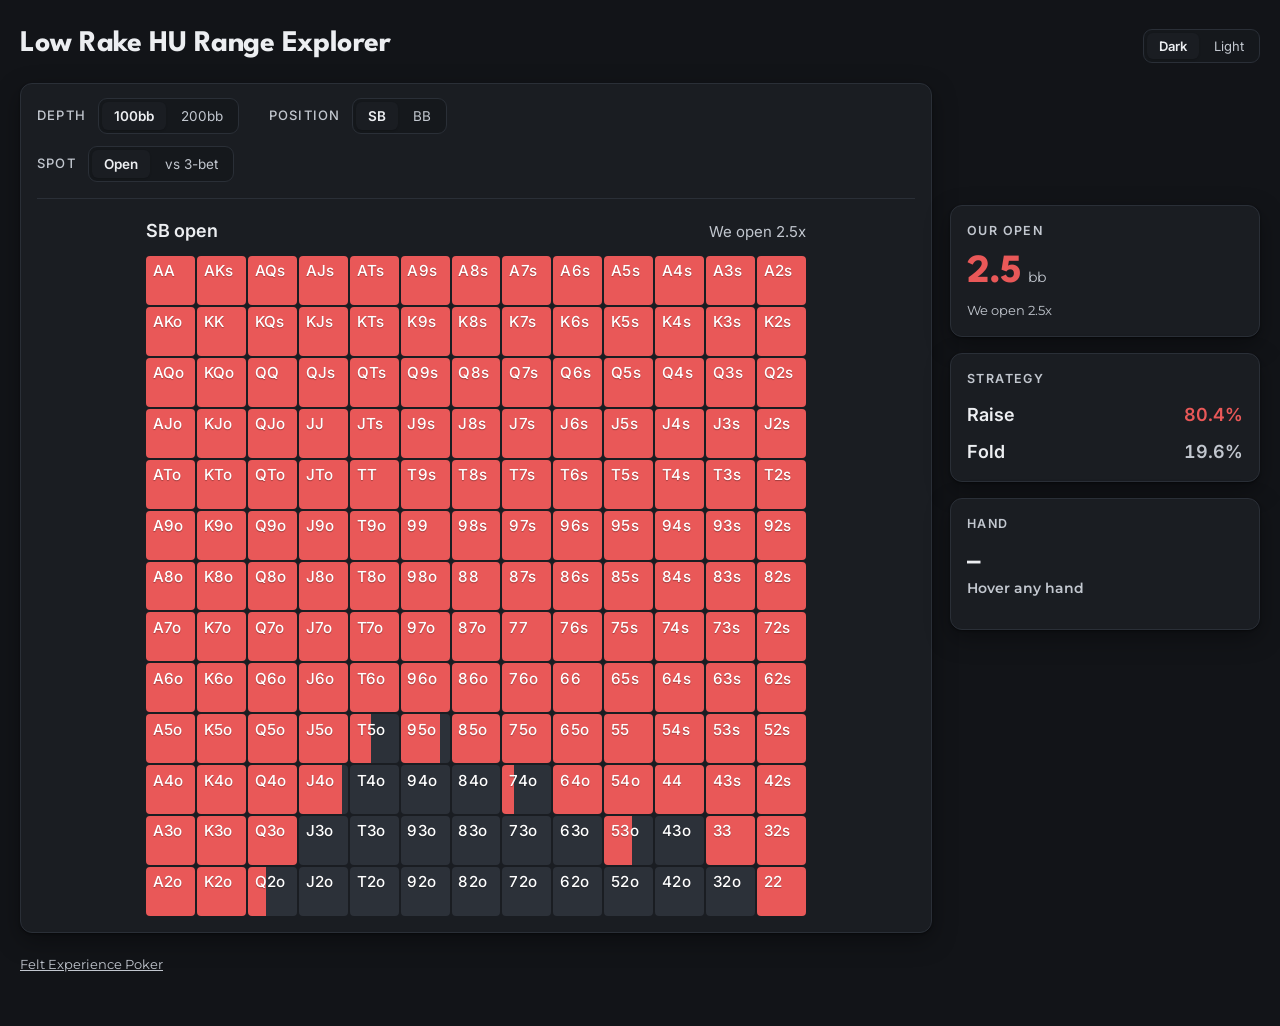
<file: hu/low-rake-hu-explorer.html>
<!DOCTYPE html>
<html lang="en">
<head>
<meta charset="utf-8" />
<meta name="viewport" content="width=device-width, initial-scale=1" />
<title>Low Rake HU Range Explorer – Felt Experience Poker</title>
<meta name="robots" content="noindex, nofollow" />
<link rel="icon" href="/assets/favicon.svg" type="image/svg+xml" />
<link rel="preconnect" href="https://fonts.googleapis.com">
<link rel="preconnect" href="https://fonts.gstatic.com" crossorigin>
<link rel="stylesheet" href="https://fonts.googleapis.com/css2?family=League+Spartan:wght@500;600;700&family=Montserrat:wght@400;500;600&family=Inter:wght@400;500;600&display=swap">
</head>
<body>
<script>
  // Dark unless a light preference was saved.
  let t = 'dark';
  try { if (localStorage.getItem('fe-theme-v1') === 'light') t = 'light'; } catch (e) { /* storage can be unavailable */ }
  document.documentElement.dataset.theme = t;
</script>
<style>
  /* Neutral charcoal in dark, cool gray in light: the grids carry the color,
     so the page around them stays out of the way. */
  :root {
    --bg: #f2f3f5; --panel: #ffffff; --sunk: #eceef1; --line: #dcdfe4;
    --ink: #16191d; --muted: #4f5660; --faint: #737a84;
    --raise: #e95858; --jam: #7c2d8a; --call: #4f9a52; --fold: #a7adb6; --oor: #e4e7eb;
    --shadow: 0 1px 2px rgba(20,24,30,.06), 0 6px 18px rgba(20,24,30,.06);
    --focus: #2f6d8f;
  }
  @media (prefers-color-scheme: dark) {
    :root:not([data-theme="light"]) {
      --bg: #121418; --panel: #1a1d22; --sunk: #15181c; --line: #2a2f37;
      --ink: #eceef1; --muted: #c2c7cf; --faint: #9aa1ab;
      --raise: #e95858; --jam: #9c4bab; --call: #43904a; --fold: #2c3139; --oor: #1a1d22;
      --shadow: 0 1px 2px rgba(0,0,0,.4), 0 8px 24px rgba(0,0,0,.34);
      --focus: #7fb6d4;
    }
  }
  :root[data-theme="dark"] {
    --bg: #121418; --panel: #1a1d22; --sunk: #15181c; --line: #2a2f37;
    --ink: #eceef1; --muted: #c2c7cf; --faint: #9aa1ab;
    --raise: #e95858; --jam: #9c4bab; --call: #43904a; --fold: #2c3139; --oor: #1a1d22;
    --shadow: 0 1px 2px rgba(0,0,0,.4), 0 8px 24px rgba(0,0,0,.34);
    --focus: #7fb6d4;
  }

  * { box-sizing: border-box; }
  body {
    margin: 0; background: var(--bg); color: var(--ink);
    font-family: Montserrat, ui-sans-serif, system-ui, sans-serif;
    font-size: 15px; line-height: 1.5; -webkit-font-smoothing: antialiased;
  }
  .shell { max-width: 1400px; margin: 0 auto; padding: 22px 20px 52px; }

  .top { display: flex; align-items: baseline; justify-content: space-between; gap: 16px; flex-wrap: wrap; margin-bottom: 16px; }
  .top a { font-size: 13px; color: var(--muted); }
  .gameseg { align-self: center; }
  .gameseg button { font-size: 13px; padding: 6px 14px; }
  .gameseg button[aria-pressed="true"] { color: var(--call); }
  .card[hidden] { display: none; }
  h1 {
    font-family: 'League Spartan', system-ui, sans-serif; font-weight: 700;
    font-size: clamp(23px, 2.5vw, 30px); letter-spacing: -.015em;
    margin: 0; color: var(--ink);
  }

  .card {
    background: var(--panel); border: 1px solid var(--line);
    border-radius: 12px; box-shadow: var(--shadow); padding: 16px;
  }
  .card > h2 {
    font-family: Inter, ui-sans-serif, system-ui, sans-serif; font-size: 12.5px;
    font-weight: 600; letter-spacing: .11em; text-transform: uppercase;
    color: var(--muted); margin: 0 0 12px;
  }

  /* ---- picker: two groups per row, in one grid so the four boxes line up ----
     The groups are display:contents so their label and their segment become
     grid items in their own right, which is what lets a column be shared
     between the row above and the row below. */
  /* The settings sit at the top of the grid's own card, ruled off from it,
     so the two read as one panel. */
  .picker { margin-top: -2px; margin-bottom: 18px; padding: 0 0 16px; border-bottom: 1px solid var(--line);
            display: flex; flex-direction: column; gap: 11px; }
  /* Each setting is a label and its buttons, kept together: when a line runs
     out of room a whole setting moves down rather than splitting. The spot
     always starts the second line, so it stays put as other settings come and go. */
  .prow { display: flex; flex-direction: column; gap: 12px; }
  .pline { display: flex; flex-wrap: wrap; gap: 12px 30px; align-items: center; }
  .grp { display: flex; align-items: center; gap: 12px; }
  /* Each box hugs its own buttons rather than filling the column: the raiser
     list is one entry in some spots, and a lone button in a full-width box
     reads like an empty field. The shared left edge carries the alignment. */
  .picker .seg { justify-self: start; }
  .lbl {
    font-family: Inter, ui-sans-serif, system-ui, sans-serif; font-size: 13px; font-weight: 500;
    letter-spacing: .09em; text-transform: uppercase; color: var(--muted); white-space: nowrap;
  }
  .seg { display: flex; flex-wrap: wrap; gap: 3px; background: var(--sunk); border: 1px solid var(--line); border-radius: 9px; padding: 3px; }
  .seg button {
    appearance: none; border: 0; background: transparent; color: var(--muted);
    font-family: Inter, ui-sans-serif, system-ui, sans-serif; font-size: 13.5px;
    padding: 6px 12px; border-radius: 6px; cursor: pointer; white-space: nowrap;
  }
  .seg button:hover:not([disabled]) { color: var(--ink); }
  .seg button[aria-pressed="true"] { background: var(--panel); color: var(--ink); font-weight: 600; box-shadow: 0 1px 2px rgba(0,0,0,.16); }
  .seg button[disabled] { opacity: .3; cursor: not-allowed; }
  .seg button:focus-visible, .cell:focus-visible { outline: 2px solid var(--focus); outline-offset: 2px; }
  /* Drawn inside the cell: the grid scrolls sideways on small screens, and its
     overflow clips anything outside the cell edge on the bottom row. */
  .cell.linked { outline: 2px solid var(--focus); outline-offset: -2px; }

  .cols { display: grid; grid-template-columns: minmax(0,1fr) 310px; gap: 18px; align-items: start; }

  /* ---- grid ---- */
  .gridhead { display: flex; justify-content: space-between; align-items: baseline; gap: 14px; flex-wrap: wrap; margin-bottom: 12px; }
  .gridhead strong { font-family: Inter, ui-sans-serif, system-ui, sans-serif; font-size: 18px; font-weight: 600; }
  /* Title on the left, what happened on the right, one line: the Strategy
     card carries the frequencies, so the grid can start higher. */
  .gridhead .sub { font-size: 15px; color: var(--muted); font-family: Inter, ui-sans-serif, system-ui, sans-serif; font-weight: 400; }
  .mix { font-family: Inter, ui-sans-serif, system-ui, sans-serif; font-size: 15px; color: var(--muted); font-variant-numeric: tabular-nums; white-space: nowrap; }
  .mix .k { display: inline-block; width: 11px; height: 11px; border-radius: 2px; margin: 0 7px 0 16px; }
  .mix .k:first-child { margin-left: 0; }
  .mix .k.r { background: var(--raise); }
  .mix .k.j { background: var(--jam); }
  .mix .k.c { background: var(--call); }
  .mix .k.f { background: var(--fold); }

  /* The grid is square, so at full column width it runs well below the fold on
     a laptop. Cap it by the height actually available, and let the labels keep
     a floor so shrinking the grid does not shrink them out of readability. */
  .gridwrap {
    overflow-x: auto; container-type: inline-size; margin-inline: auto;
    max-width: min(100%, max(660px, 100vh - 250px));
    max-width: min(100%, max(660px, 100dvh - 250px));
  }
  /* The heading and legend track the grid's width so they line up with its
     edges rather than the full card. */
  .gridhead {
    margin-inline: auto;
    max-width: min(100%, max(660px, 100vh - 250px));
    max-width: min(100%, max(660px, 100dvh - 250px));
  }
  .grid { display: grid; grid-template-columns: repeat(13, minmax(36px, 1fr)); gap: 2px; min-width: 500px; }

  .cell {
    appearance: none; border: 0; aspect-ratio: 1; border-radius: 4px;
    font-family: Inter, ui-sans-serif, system-ui, sans-serif;
    font-size: clamp(11px, 2.3cqw, 17px); font-weight: 500; letter-spacing: .02em;
    /* Top left like Wizard. With the fills running left to right a centred
       label often straddles a color boundary; this one sits on a single band. */
    display: flex; align-items: flex-start; justify-content: flex-start;
    padding: .35em 0 0 .45em;
    cursor: pointer; position: relative; overflow: hidden;
    color: #fff; transition: opacity .15s ease, transform .1s ease;
  }
  .cell:hover { transform: translateY(-1px); z-index: 4; }
  .cell .t { position: relative; z-index: 2; text-shadow: 0 1px 1px rgba(0,0,0,.3); }
  .cell.oor { color: var(--faint); }
  .cell.oor .t { text-shadow: none; opacity: .55; }

  /* ---- rail ---- */
  .rail { display: flex; flex-direction: column; gap: 16px; }
  .big { display: flex; align-items: baseline; gap: 8px; }
  .big .n {
    font-family: 'League Spartan', system-ui, sans-serif; font-size: 40px;
    font-weight: 700; line-height: 1; letter-spacing: -.03em; color: var(--raise);
    font-variant-numeric: tabular-nums;
  }
  .big .u { font-size: 14px; color: var(--muted); }
  .bigsub { margin: 8px 0 0; font-size: 13px; color: var(--muted); }

  .detail .hand { font-family: Inter, ui-sans-serif, system-ui, sans-serif; font-size: 27px; font-weight: 600; margin: 0; line-height: 1.1; }
  .detail .verdict { font-size: 14px; font-weight: 600; margin: 3px 0 0; color: var(--muted); }
  .detail .nums { margin: 6px 0 8px; font-size: 14px; font-variant-numeric: tabular-nums;
                  display: flex; flex-direction: column; gap: 2px; }
  .detail .nums .a { font-weight: 600; }
  .detail .nums .raise { color: var(--raise); }
  .detail .nums .jam { color: var(--jam); }
  .detail .nums .call { color: var(--call); }
  .detail .nums .fold { color: var(--muted); }
  .detail .why { margin: 0; font-size: 13px; color: var(--muted); }

  #notes { margin: 0; font-size: 14px; color: var(--muted); line-height: 1.55; }

  /* ---- strategy: one row per action, the number in its grid color ---- */
  .ov { display: flex; flex-direction: column; gap: 10px; }
  .ov-row { display: flex; justify-content: space-between; gap: 10px;
            font-family: Inter, ui-sans-serif, system-ui, sans-serif; font-size: 18px; }
  .ov-row { font-weight: 600; }
  .ov-row .pc { font-variant-numeric: tabular-nums; }
  .ov-row.r .pc { color: var(--raise); } .ov-row.j .pc { color: var(--jam); }
  .ov-row.c .pc { color: var(--call); } .ov-row.f .pc { color: var(--muted); }

  .theme button { font-size: 13px; padding: 5px 12px; }
  .foot { margin: 22px 0 0; font-size: 13px; color: var(--faint); }
  .foot a { color: var(--muted); }

  @media (max-width: 920px) {
    .cols { grid-template-columns: minmax(0,1fr); }
  }
</style>

<div class="shell">
  <div class="top">
    <h1>Low Rake HU Range Explorer</h1>
    <div class="seg theme" role="group" aria-label="Color theme" id="theme-seg"></div>
  </div>

  <div class="cols">
    <div class="card">
      <div class="picker">
        <div class="prow">
          <div class="pline">
            <div class="grp"><span class="lbl" id="l0">Depth</span><div class="seg" role="group" aria-labelledby="l0" id="stack-seg"></div></div>
            <div class="grp"><span class="lbl" id="l1">Position</span><div class="seg" role="group" aria-labelledby="l1" id="hero-seg"></div></div>
          </div>
          <div class="pline">
            <div class="grp"><span class="lbl" id="l2">Spot</span><div class="seg" role="group" aria-labelledby="l2" id="fam-seg"></div></div>
            <div class="grp" id="size-grp"><span class="lbl" id="l3">3-bet size</span><div class="seg" role="group" aria-labelledby="l3" id="size-seg"></div></div>
          </div>
        </div>
      </div>
      <div class="gridhead">
        <strong id="spot-title"></strong>
        <span class="sub" id="spot-sub"></span>
      </div>
      <div class="gridwrap">
        <div class="grid" id="grid"></div>
      </div>
    </div>

    <div class="rail">
      <div class="card" id="ours-card">
        <h2 id="ours-label">Our bet</h2>
        <div class="big"><span class="n" id="ours">–</span><span class="u">bb</span></div>
        <p class="bigsub" id="ours-sub"></p>
      </div>

      <div class="card">
        <h2>Strategy</h2>
        <div class="ov" id="overall"></div>
      </div>

      <div class="card detail">
        <h2>Hand</h2>
        <p class="hand" id="d-hand">–</p>
        <p class="verdict" id="d-verdict">Hover any hand</p>
        <p class="nums" id="d-nums"></p>
        <p class="why" id="d-why"></p>
      </div>

      <div class="card" id="notes-card">
        <h2>Worth remembering</h2>
        <p id="notes"></p>
      </div>
    </div>
  </div>

  <p class="foot"><a href="https://feltexperiencepoker.com" target="_blank" rel="noopener">Felt Experience Poker</a></p>
</div>

<script src="/hu/hu-ranges.js"></script>
<script>
(function(){
"use strict";

/* ===========================================================================
   Low Rake HU range explorer. Same grid and colors as the big ante explorer,
   with one stack toggle, two positions, and two spots per position.
   =========================================================================== */

const RANKS = ['A','K','Q','J','T','9','8','7','6','5','4','3','2'];

const HANDS = [];
for (let i = 0; i < 13; i++) {
  for (let j = 0; j < 13; j++) {
    const pair = i === j, suited = i < j;
    HANDS.push({
      code: pair ? RANKS[i] + RANKS[i] : (suited ? RANKS[i] + RANKS[j] + 's' : RANKS[j] + RANKS[i] + 'o'),
      combos: pair ? 6 : (suited ? 4 : 12),
    });
  }
}

function decode(sp) {
  const reach = sp.w.split(',').map(Number);
  return sp.g.split(',').map((tok, n) => {
    const h = HANDS[n];
    if (tok === 'X') return { h, oor: true, r: 0, j: 0, c: 0, f: 0, w: 0 };
    const [r, j, c] = tok.split('.').map(Number);
    return { h, r, j, c, f: Math.max(0, 100 - r - j - c), w: reach[n] / 100 };
  });
}

/* One straight bar per cell: raise, then jam, then call, then fold. */
function paint(c) {
  if (c.oor) return 'var(--oor)';
  const r = c.r, j = r + c.j, k = j + c.c;
  const stops = [];
  if (r > 0) stops.push(`var(--raise) 0 ${r}%`);
  if (c.j > 0) stops.push(`var(--jam) ${r}% ${j}%`);
  if (c.c > 0) stops.push(`var(--call) ${j}% ${k}%`);
  if (c.f > 0) stops.push(`var(--fold) ${k}% 100%`);
  if (!stops.length) return 'var(--fold)';
  if (stops.length === 1) {
    return c.f >= 99.5 ? 'var(--fold)' : c.c >= 99.5 ? 'var(--call)'
      : c.j >= 99.5 ? 'var(--jam)' : 'var(--raise)';
  }
  return `linear-gradient(to right, ${stops.join(', ')})`;
}

const FAMS = {
  SB: [{ id: 'open', label: 'Open' }, { id: 'vs3b', label: 'vs 3-bet' }],
  BB: [{ id: 'vsopen', label: 'vs Open' }, { id: 'vs4b', label: 'vs 4-bet' }],
};
/* A hand missing from a facing-a-raise grid was folded or never put in the
   raise that got us here. */
const OOR_TEXT = { vs3b: 'Never, or almost never, in our opening range', vs4b: 'Never, or almost never, in our 3-betting range' };
const STACKS = [100, 200];
const STACK_KEY = 'fe-hu-stack-v1';

const state = { stack: 100, hero: 'SB', fam: 'open', face: null };
try { const v = Number(localStorage.getItem(STACK_KEY)); if (STACKS.includes(v)) state.stack = v; }
catch (e) { /* storage can be unavailable; the default stands */ }

const $ = (id) => document.getElementById(id);
/* Some spots were solved against more than one size, e.g. a 10bb and a 12.5bb
   3-bet at 200bb. Those get a size toggle; the face is held across changes so
   switching depth keeps you on the same size where it exists. */
const options = () => HU_SPOTS.filter((s) => s.stack === state.stack && s.hero === state.hero && s.fam === state.fam);
const spot = () => options().find((s) => s.face === state.face) || options()[0];

const cells = [];
(function build() {
  HANDS.forEach((h) => {
    const b = document.createElement('button');
    b.type = 'button';
    b.className = 'cell';
    b.innerHTML = '<span class="t"></span>';
    b.querySelector('.t').textContent = h.code;
    $('grid').appendChild(b);
    cells.push(b);
  });
})();

function seg(id, items, isOn, pick) {
  const box = $(id);
  box.innerHTML = '';
  items.forEach((it) => {
    const b = document.createElement('button');
    b.type = 'button';
    b.textContent = it.label;
    b.setAttribute('aria-pressed', String(isOn(it)));
    b.addEventListener('click', () => pick(it));
    box.appendChild(b);
  });
}

function clearDetail() {
  $('d-hand').textContent = '–';
  $('d-verdict').textContent = 'Hover any hand';
  $('d-nums').innerHTML = '';
  $('d-why').textContent = '';
}

function detail(c) {
  $('d-hand').textContent = c.h.code;
  if (c.oor) {
    $('d-verdict').textContent = OOR_TEXT[state.fam] || 'Not in our range';
    $('d-nums').innerHTML = '';
    $('d-why').textContent = 'This hand never reaches the spot, so there is nothing to decide.';
    return;
  }
  $('d-verdict').textContent = '';
  const parts = [];
  if (c.r) parts.push(`<span class="a raise">${c.r}% raise</span>`);
  if (c.j) parts.push(`<span class="a jam">${c.j}% jam</span>`);
  if (c.c) parts.push(`<span class="a call">${c.c}% call</span>`);
  if (c.f) parts.push(`<span class="a fold">${c.f}% fold</span>`);
  $('d-nums').innerHTML = parts.join('');
  $('d-why').textContent = c.w < 0.995
    ? `Only ${Math.round(c.w * 100)}% of ${c.h.code} gets to this spot.` : '';
}

function render() {
  if (!FAMS[state.hero].some((f) => f.id === state.fam)) state.fam = FAMS[state.hero][0].id;
  const sp = spot();
  if (!sp) return;
  const now = decode(sp);

  seg('stack-seg', STACKS.map((n) => ({ label: n + 'bb', v: n })),
    (it) => it.v === state.stack,
    (it) => {
      state.stack = it.v;
      try { localStorage.setItem(STACK_KEY, String(it.v)); } catch (e) { /* ignore */ }
      render();
    });
  seg('hero-seg', ['SB', 'BB'].map((h) => ({ label: h, v: h })),
    (it) => it.v === state.hero, (it) => { state.hero = it.v; render(); });
  seg('fam-seg', FAMS[state.hero].map((f) => ({ label: f.label, v: f.id })),
    (it) => it.v === state.fam, (it) => { state.fam = it.v; render(); });

  const opts = options();
  $('size-grp').style.display = opts.length > 1 ? '' : 'none';
  seg('size-seg', opts.map((o) => ({ label: o.face, v: o.face })),
    (it) => it.v === sp.face, (it) => { state.face = it.v; render(); });

  /* Overall frequencies count combos, and only the share of each hand that
     actually reaches the spot, the way the solver reports them. */
  let tot = 0, R = 0, J = 0, C = 0, F = 0;
  cells.forEach((b, i) => {
    const c = now[i];
    b.style.background = paint(c);
    b.classList.toggle('oor', !!c.oor);
    b.setAttribute('aria-label', c.oor
      ? `${c.h.code}: ${(OOR_TEXT[sp.fam] || 'not in our range').toLowerCase()}`
      : `${c.h.code}: ${c.r}% raise, ${c.j ? c.j + '% jam, ' : ''}${c.c}% call, ${c.f}% fold`);
    b.onmouseenter = () => detail(c);
    b.onfocus = () => detail(c);
    b.onblur = clearDetail;
    if (!c.oor) {
      const wt = c.h.combos * c.w;
      tot += wt; R += wt * c.r; J += wt * c.j; C += wt * c.c; F += wt * c.f;
    }
  });

  $('spot-title').textContent = sp.title;
  $('spot-sub').textContent = sp.sub;
  $('ours').textContent = sp.ours;
  $('ours-label').textContent = sp.oursLabel;
  $('ours-sub').textContent = sp.sub;

  const d = tot || 1;

  $('overall').innerHTML = [['r', R, 'raise'], ['j', J, 'jam'], ['c', C, 'call'], ['f', F, 'fold']]
    .filter(([, v]) => v / d >= 0.05)
    .map(([k, v, n]) => `<div class="ov-row ${k}"><span>${n[0].toUpperCase() + n.slice(1)}</span><span class="pc">${(v / d).toFixed(1)}%</span></div>`).join('');

  $('notes-card').hidden = !sp.note;
  $('notes').textContent = sp.note || '';
  clearDetail();
}

$('grid').addEventListener('mouseleave', clearDetail);

/* Dark or light. Dark until light is picked; the pick is remembered and
   shared by the other explorers on this login. */
function paintTheme() {
  const cur = document.documentElement.dataset.theme || 'dark';
  seg('theme-seg', [{ label: 'Dark', v: 'dark' }, { label: 'Light', v: 'light' }],
    (it) => it.v === cur,
    (it) => {
      document.documentElement.dataset.theme = it.v;
      try { localStorage.setItem('fe-theme-v1', it.v); } catch (e) { /* ignore */ }
      paintTheme();
    });
}
paintTheme();
render();

/* Drop the rail so its STRATEGY heading sits on the same line as the chart
   title, centred on it since the title is the bigger text, beside the chart it
   sums up. The picker and the title above
   the grid can wrap to more lines, so measure rather than fix it; stacked on a
   narrow screen the rail just follows the chart. */
function alignRail() {
  const rail = document.querySelector('.rail');
  rail.style.marginTop = '';
  if (getComputedStyle(document.querySelector('.cols')).gridTemplateColumns.split(' ').length < 2) return;
  const mid = (el) => { const r = document.createRange(); r.selectNodeContents(el); const b = r.getBoundingClientRect(); return (b.top + b.bottom) / 2; };
  const gap = mid($('spot-title')) - mid(rail.querySelector('h2'));
  rail.style.marginTop = Math.max(0, gap) + 'px';
}
const watch = new ResizeObserver(alignRail);
watch.observe(document.querySelector('.picker'));
watch.observe(document.querySelector('.gridhead'));
addEventListener('resize', alignRail);

})();
</script>

</body>
</html>
</file>
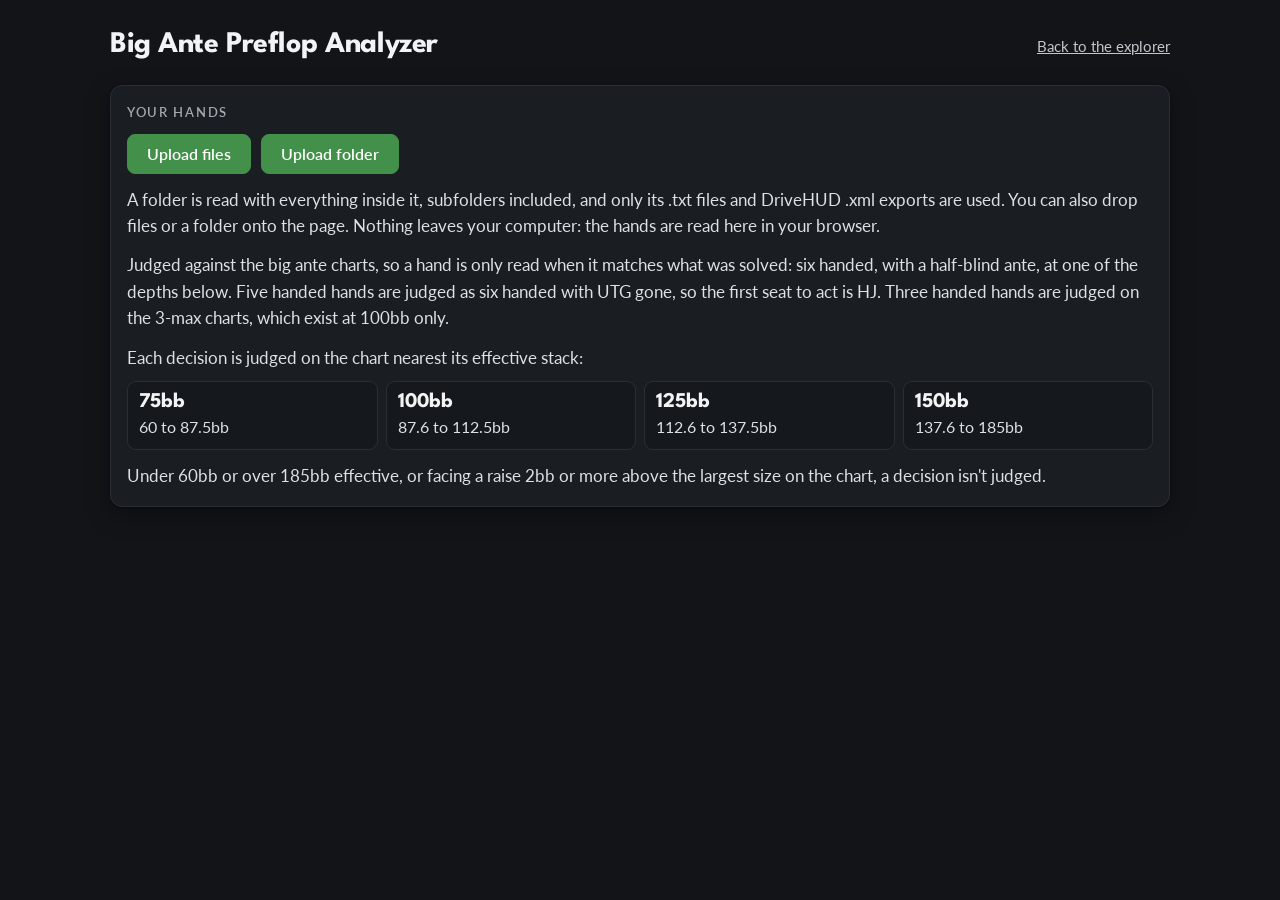
<file: study/big-ante-analyzer.html>
<!DOCTYPE html>
<html lang="en">
<head>
<meta charset="utf-8" />
<meta name="viewport" content="width=device-width, initial-scale=1" />
<title>Big Ante Preflop Analyzer – Felt Experience Poker</title>
<meta name="robots" content="noindex, nofollow" />
<link rel="icon" href="/assets/favicon.svg" type="image/svg+xml" />
<link rel="preconnect" href="https://fonts.googleapis.com">
<link rel="preconnect" href="https://fonts.gstatic.com" crossorigin>
<link rel="stylesheet" href="https://fonts.googleapis.com/css2?family=League+Spartan:wght@500;600;700&family=Lato:wght@400;700&display=swap">
</head>
<body>
<script>
  // Dark unless a light preference was saved, the same choice the explorers use.
  let t = 'dark';
  try { if (localStorage.getItem('fe-theme-v1') === 'light') t = 'light'; } catch (e) { /* storage can be unavailable */ }
  document.documentElement.dataset.theme = t;
</script>
<style>
  /* The explorers' neutral charcoal in dark and cool gray in light, so the
     page stays out of the way of the grids. */
  :root {
    --bg: #f2f3f5; --panel: #ffffff; --sunk: #eceef1; --line: #dcdfe4;
    --ink: #16191d; --soft: #2f353c; --muted: #4f5660; --faint: #6b727c;
    --did-fold: #2a72ad; --did-call: #97750c; --did-raise: #c45f1c;
    --raise: #e95858; --jam: #7c2d8a; --call: #4f9a52; --fold: #a7adb6; --oor: #e4e7eb;
    --shadow: 0 1px 2px rgba(20,24,30,.06), 0 6px 18px rgba(20,24,30,.06);
    --focus: #2f6d8f;
  }
  @media (prefers-color-scheme: dark) {
    :root:not([data-theme="light"]) {
      --bg: #121418; --panel: #1a1d22; --sunk: #15181c; --line: #2a2f37;
      --ink: #f1f3f5; --soft: #dde1e6; --muted: #c2c7cf; --faint: #a3a9b2;
      --did-fold: #8ec5ee; --did-call: #f2de90; --did-raise: #f5a872;
      --raise: #e95858; --jam: #9c4bab; --call: #43904a; --fold: #2c3139; --oor: #1a1d22;
      --shadow: 0 1px 2px rgba(0,0,0,.4), 0 8px 24px rgba(0,0,0,.34);
      --focus: #7fb6d4;
    }
  }
  :root[data-theme="dark"] {
    --bg: #121418; --panel: #1a1d22; --sunk: #15181c; --line: #2a2f37;
    --ink: #f1f3f5; --soft: #dde1e6; --muted: #c2c7cf; --faint: #a3a9b2;
    --did-fold: #8ec5ee; --did-call: #f2de90; --did-raise: #f5a872;
    --raise: #e95858; --jam: #9c4bab; --call: #43904a; --fold: #2c3139; --oor: #1a1d22;
    --shadow: 0 1px 2px rgba(0,0,0,.4), 0 8px 24px rgba(0,0,0,.34);
    --focus: #7fb6d4;
  }

  * { box-sizing: border-box; }
  body {
    margin: 0; background: var(--bg); color: var(--ink);
    font-family: Lato, ui-sans-serif, system-ui, sans-serif;
    font-size: 17px; line-height: 1.55; -webkit-font-smoothing: antialiased;
  }
  .shell { max-width: 1100px; margin: 0 auto; padding: 22px 20px 52px; }
  .top { display: flex; align-items: baseline; justify-content: space-between; gap: 16px; flex-wrap: wrap; margin-bottom: 16px; }
  .top a { font-size: 15px; color: var(--muted); }
  h1 {
    font-family: 'League Spartan', system-ui, sans-serif; font-weight: 700;
    font-size: clamp(23px, 2.5vw, 30px); letter-spacing: -.015em; margin: 0;
  }
  .card {
    background: var(--panel); border: 1px solid var(--line);
    border-radius: 12px; box-shadow: var(--shadow); padding: 16px; margin-bottom: 16px;
  }
  .card > h2 {
    font-family: Lato, ui-sans-serif, system-ui, sans-serif; font-size: 13px;
    font-weight: 600; letter-spacing: .13em; text-transform: uppercase;
    color: var(--faint); margin: 0 0 12px;
  }
  .card[hidden] { display: none; }

  button:focus-visible { outline: 2px solid var(--focus); outline-offset: 2px; }
  /* Lato throughout, League Spartan only for the headings and big numbers. */
  table, .depths span, ul.reasons, .status, .why, .rb-hand, .rb-legend { font-family: Lato, ui-sans-serif, system-ui, sans-serif; }
  .row { display: flex; gap: 10px; align-items: center; flex-wrap: wrap; }
  .status { font-size: 15.5px; color: var(--muted); margin: 11px 0 0; font-variant-numeric: tabular-nums; }
  .status:empty { display: none; }
  body.dragging .card.drop { border-color: var(--call); }
  .depths { display: grid; grid-template-columns: repeat(4, minmax(0, 1fr)); gap: 8px; margin-top: 10px; }
  .depths div { background: var(--sunk); border: 1px solid var(--line); border-radius: 9px; padding: 9px 11px; }
  .depths b { display: block; font-family: 'League Spartan', system-ui, sans-serif; font-size: 21px; font-weight: 700; line-height: 1.1; }
  .depths span { font-size: 15.5px; color: var(--soft); font-variant-numeric: tabular-nums; }
  @media (max-width: 620px) { .depths { grid-template-columns: repeat(2, minmax(0, 1fr)); } }
  .btn {
    appearance: none; border: 1px solid var(--line); background: var(--sunk); color: var(--ink);
    font-family: Lato, ui-sans-serif, system-ui, sans-serif; font-size: 15.5px; font-weight: 600;
    padding: 10px 19px; border-radius: 8px; cursor: pointer;
  }
  .btn:hover:not([disabled]) { border-color: var(--faint); }
  .btn.go { background: var(--call); border-color: var(--call); color: #fff; }
  .btn[disabled] { opacity: .45; cursor: not-allowed; }
  .hint { font-size: 13.5px; color: var(--faint); }

  .tot { display: flex; gap: 26px; flex-wrap: wrap; }
  .tot div { min-width: 92px; }
  .tot .n { font-family: 'League Spartan', system-ui, sans-serif; font-size: 30px; font-weight: 700; line-height: 1.1; }
  .tot .n.bad { color: var(--raise); }
  .tot .k {
    font-family: Lato, ui-sans-serif, system-ui, sans-serif; font-size: 13px;
    letter-spacing: .1em; text-transform: uppercase; color: var(--faint);
  }

  table { width: 100%; border-collapse: collapse; font-size: 16px; }
  th {
    font-family: Lato, ui-sans-serif, system-ui, sans-serif; font-size: 12.5px;
    letter-spacing: .1em; text-transform: uppercase; color: var(--faint);
    text-align: left; font-weight: 600; padding: 0 10px 7px 0; white-space: nowrap;
  }
  td { padding: 10px 12px 10px 0; border-top: 1px solid var(--line); vertical-align: top; }
  td.h { font-family: Lato, sans-serif; font-weight: 600; white-space: nowrap; }
  .did { font-weight: 600; white-space: nowrap; }
  .did.fold { color: var(--did-fold); }
  .did.call { color: var(--did-call); }
  .did.raise { color: var(--did-raise); }
  .freqs { font-variant-numeric: tabular-nums; color: var(--soft); white-space: nowrap; }
  .freqs b { color: var(--ink); font-weight: 600; }
  .k { display: inline-block; width: 9px; height: 9px; border-radius: 2px; margin-right: 5px; vertical-align: -1px; }
  .k.r { background: var(--raise); } .k.j { background: var(--jam); }
  .k.c { background: var(--call); } .k.f { background: var(--fold); }
  .muted { color: var(--muted); }
  .why { font-size: 14.5px; color: var(--muted); }
  .note { font-size: 16.5px; line-height: 1.6; color: var(--soft); margin: 13px 0 0; }
  .err { color: var(--raise); font-size: 14px; }
  ul.reasons { margin: 0; padding-left: 18px; font-size: 16px; line-height: 1.7; color: var(--soft); }
  ul.reasons b { color: var(--ink); font-variant-numeric: tabular-nums; }
  tr.go { cursor: pointer; }
  tr.go:hover td { background: var(--sunk); }
  .hbtn {
    appearance: none; border: 0; background: none; padding: 0; margin: 0;
    font: inherit; font-weight: 600; color: var(--ink); cursor: pointer;
  }
  tr.go:hover .hbtn, .hbtn:focus-visible { text-decoration: underline; }
  .rpbtn {
    appearance: none; margin-top: 6px; padding: 4px 10px; border: 1px solid var(--call); border-radius: 7px;
    background: var(--call); color: #fff; font: 600 13.5px Lato, ui-sans-serif, system-ui, sans-serif; cursor: pointer;
  }
  .rpbtn:hover, .rpbtn:focus-visible { filter: brightness(1.12); }

  /* ---- the replay popup ---- */
  #replaybox {
    width: min(96vw, 1180px); padding: 0;
    border: 1px solid var(--line); border-radius: 14px;
    background: var(--panel); color: var(--ink);
    box-shadow: 0 20px 60px rgba(0,0,0,.45);
  }
  #replaybox::backdrop { background: rgba(6,8,11,.62); }
  #replaybox .rb-in { padding: 12px 14px 14px; }
  #rp-frame { display: block; width: 100%; aspect-ratio: 16 / 10; max-height: 80vh; border: 0; border-radius: 9px; background: #111; margin-top: 10px; }

  /* ---- the range popup ---- */
  #rangebox {
    width: min(94vw, 620px); max-height: 94vh; padding: 0;
    border: 1px solid var(--line); border-radius: 14px;
    background: var(--panel); color: var(--ink);
    box-shadow: 0 20px 60px rgba(0,0,0,.45);
  }
  #rangebox::backdrop { background: rgba(6,8,11,.62); }
  .rb-in { padding: 16px 18px 18px; }
  .rb-head { display: flex; justify-content: space-between; align-items: flex-start; gap: 12px; }
  .rb-head strong { display: block; font-family: Lato, ui-sans-serif, system-ui, sans-serif; font-size: 17px; font-weight: 600; }
  .rb-head .sub { display: block; font-size: 15px; color: var(--muted); margin-top: 2px; }
  .rb-x {
    appearance: none; border: 0; background: transparent; color: var(--muted);
    font-size: 24px; line-height: 1; cursor: pointer; padding: 2px 7px; border-radius: 6px;
  }
  .rb-x:hover { color: var(--ink); background: var(--sunk); }
  .rb-hand { margin: 11px 0 9px; font-size: 16px; display: flex; flex-wrap: wrap; gap: 4px 14px; align-items: baseline; }
  .rb-hand .code { font-family: Lato, ui-sans-serif, system-ui, sans-serif; font-size: 18px; font-weight: 600; }
  .rb-legend { font-size: 14.5px; color: var(--soft); margin-bottom: 8px; display: flex; gap: 14px; flex-wrap: wrap; }
  .rb-wrap { container-type: inline-size; }
  .rb-wrap .grid { display: grid; grid-template-columns: repeat(13, minmax(0, 1fr)); gap: 2px; }
  .rb-wrap .cell {
    aspect-ratio: 1; border-radius: 3px; overflow: hidden; color: #fff;
    font-family: Lato, ui-sans-serif, system-ui, sans-serif; font-weight: 500;
    font-size: clamp(7px, 2.05cqw, 12.5px); padding: .3em 0 0 .35em;
  }
  .rb-wrap .cell span { text-shadow: 0 1px 1px rgba(0,0,0,.3); }
  .rb-wrap .cell.oor { color: var(--faint); }
  .rb-wrap .cell.oor span { text-shadow: none; opacity: .55; }
  /* The hand we played. Drawn inside the cell so the grid edge never clips it. */
  .rb-wrap .cell.mine { outline: 2.5px solid var(--ink); outline-offset: -2.5px; }
  /* A wide table must scroll inside its card, not widen the page: a page wider
     than the phone also pushes the range popup off to one side. */
  .tablewrap { overflow-x: auto; }
  @media (max-width: 620px) {
    th.hide, td.hide { display: none; }
    .freqs { white-space: normal; }
  }
</style>

<div class="shell">
  <div class="top">
    <h1>Big Ante Preflop Analyzer</h1>
    <a href="/study/big-ante-explorer">Back to the explorer</a>
  </div>

  <div class="card drop">
    <h2>Your hands</h2>
    <div class="row">
      <button type="button" class="btn go" id="pickFiles">Upload files</button>
      <button type="button" class="btn go" id="pickDir">Upload folder</button>
      <button type="button" class="btn" id="clear" hidden>Clear</button>
      <input type="file" id="files" accept=".txt,.xml" multiple hidden />
      <input type="file" id="dir" webkitdirectory multiple hidden />
    </div>
    <p class="status" id="status" aria-live="polite"></p>
    <p class="note">
      A folder is read with everything inside it, subfolders included, and only
      its .txt files and DriveHUD .xml exports are used. You can also drop files or a folder onto the page.
      Nothing leaves your computer: the hands are read here in your browser.
    </p>
    <p class="note">
      Judged against the big ante charts, so a hand is only read when it matches
      what was solved: six handed, with a half-blind ante, at one of the depths below.
      Five handed hands are judged as six handed with UTG gone, so the first seat to act is HJ.
      Three handed hands are judged on the 3-max charts, which exist at 100bb only.
    </p>
    <p class="note">Each decision is judged on the chart nearest its effective stack:</p>
    <div class="depths" id="depths"></div>
    <p class="note" id="depthnote"></p>
  </div>

  <div class="card" id="sum" hidden>
    <h2>Summary</h2>
    <div class="tot">
      <div><div class="n" id="t-hands">0</div><div class="k">Hands read</div></div>
      <div><div class="n" id="t-dec">0</div><div class="k">Your decisions</div></div>
      <div><div class="n" id="t-cov">0</div><div class="k">On a chart</div></div>
      <div><div class="n bad" id="t-flag">0</div><div class="k">Never do this</div></div>
    </div>
    <p class="note" id="precision"></p>
  </div>

  <div class="card" id="flagcard" hidden>
    <h2>Flagged</h2>
    <div class="tablewrap">
    <table>
      <thead><tr>
        <th>Hand</th><th>Spot</th><th class="hide">Depth</th>
        <th>You</th><th>The chart</th>
      </tr></thead>
      <tbody id="flags"></tbody>
    </table>
    </div>
    <p class="note">
      Only decisions the charts never make are listed. Anything the solver does
      even occasionally is left alone, and bet sizing is not judged. Click a
      hand to see the whole range, with your hand outlined, or Replay to watch
      the hand itself.
    </p>
  </div>

  <div class="card" id="errcard" hidden>
    <h2>Could not read</h2>
    <ul class="reasons" id="errs"></ul>
  </div>
</div>

<dialog id="rangebox" aria-labelledby="rb-title">
  <div class="rb-in">
    <div class="rb-head">
      <div><strong id="rb-title"></strong><span class="sub" id="rb-sub"></span></div>
      <button type="button" class="rb-x" id="rb-close" aria-label="Close">&times;</button>
    </div>
    <p class="rb-hand" id="rb-hand"></p>
    <div class="rb-legend" id="rb-legend"></div>
    <div class="rb-wrap">
      <div class="grid" id="rb-grid"></div>
    </div>
  </div>
</dialog>

<dialog id="replaybox" aria-labelledby="rp-title">
  <div class="rb-in">
    <div class="rb-head">
      <div><strong id="rp-title"></strong><span class="sub" id="rp-sub"></span></div>
      <button type="button" class="rb-x" id="rp-close" aria-label="Close">&times;</button>
    </div>
    <iframe id="rp-frame" title="Hand replay"></iframe>
  </div>
</dialog>

<script src="/study/bigante-ranges.js"></script>
<script src="/study/fe-parse.js"></script>
<script src="/study/fe-xml.js"></script>
<script>
(function () {
"use strict";

/* Big Ante preflop analyzer.

   Reads hand histories with the same parsers the replayer uses, finds the
   preflop decisions that match a solved spot, and reports the ones the charts
   never make. Mixes are deliberately left alone: the question is not whether
   we picked the solver's favourite branch, it is whether we did something it
   never does at all. */

const RANKS = 'AKQJT98765432';
const STACKS = [75, 100, 125, 150];
/* Solved with everyone posting half a blind. Judging a no-ante hand against
   these would flag folds that are perfectly correct without the dead money. */
const ANTE_LO = 0.35, ANTE_HI = 0.65;
/* Outside this the nearest chart is too far away to mean anything. */
const DEPTH_LO = 60, DEPTH_HI = 185;
/* The vs-3-bet trees all open to 5bb. Off that, the node is a different one. */
const OPEN_LO = 4.4, OPEN_HI = 5.6;
/* A raise smaller than any chart is judged on the smallest one, but one far
   above the largest is a different spot rather than a rounding question. */
const SIZE_SLACK = 2;

const $ = (id) => document.getElementById(id);
const isRaise = (a) => a.kind === 'raise' || a.kind === 'bet';

/** Grid index for a hand, matching the row-major order the charts are stored in. */
function handCode(cards) {
  if (!cards || cards.length < 2) return null;
  const a = RANKS.indexOf(String(cards[0][0]).toUpperCase());
  const b = RANKS.indexOf(String(cards[1][0]).toUpperCase());
  if (a < 0 || b < 0) return null;
  const suits = (a <= b ? cards[0][1] + cards[1][1] : cards[1][1] + cards[0][1]).toLowerCase();
  if (a === b) return { code: RANKS[a] + RANKS[a], idx: a * 13 + a, suits };
  const hi = Math.min(a, b), lo = Math.max(a, b);
  const suited = cards[0][1] === cards[1][1];
  return suited
    ? { code: RANKS[hi] + RANKS[lo] + 's', idx: hi * 13 + lo, suits }
    : { code: RANKS[hi] + RANKS[lo] + 'o', idx: lo * 13 + hi, suits };
}

function cellAt(row, idx) {
  const tok = row.split(',')[idx];
  if (tok === undefined || tok === 'X') return null;
  const t = tok.endsWith('!') ? tok.slice(0, -1) : tok;
  const p = t.split('.').map(Number);
  return { raise: p[0], jam: p[1], call: p[2], fold: Math.max(0, 100 - p[0] - p[1] - p[2]) };
}

/** 100bb lumps UTG and HJ together as EP for the blinds; the other depths don't. */
function findSpot(stack, fam, hero, vs, game) {
  const tries = [vs];
  if ((hero === 'SB' || hero === 'BB') && (vs === 'UTG' || vs === 'HJ')) tries.push('EP');
  for (const v of tries) {
    const s = SPOT_DATA.find((x) => x.stack === stack && x.game === game
      && x.fam === fam && x.hero === hero && x.vs === v);
    if (s) return s;
  }
  return null;
}

const nearest = (list, want) =>
  list.reduce((best, n) => (Math.abs(n - want) < Math.abs(best - want) ? n : best), list[0]);

/** Nearest solved size, clamping to the end of the range when we faced something
    outside it. A 2x open still gets judged, against the smallest chart we have. */
function chooseSize(sizes, want) {
  const val = (z) => parseFloat(z.face);
  const best = sizes.reduce((b, z) => (Math.abs(val(z) - want) < Math.abs(val(b) - want) ? z : b), sizes[0]);
  const lo = Math.min(...sizes.map(val)), hi = Math.max(...sizes.map(val));
  return { size: best, clamped: want < lo - 0.05 || want > hi + 0.05 };
}

/** Hero's preflop decisions, each tagged with the spot it belongs to or why not.

    Only the shapes the charts actually solve are picked up, and anything the
    least bit unusual is left alone rather than forced onto the nearest node. */
function decisions(hand, hero, three) {
  const pre = hand.actions.filter((a) => a.street === 'preflop' && a.kind !== 'return');
  const out = [];
  let seen = 0;
  for (let i = 0; i < pre.length; i++) {
    const act = pre[i];
    if (act.player !== hero.name) continue;
    seen++;
    const nonFold = pre.slice(0, i).filter((x) => x.kind !== 'fold');

    if (seen === 1) {
      // Folded to us. Only UTG to BTN are charted, and only at 100bb; the SB
      // limps every hand, so there is nothing there to check.
      if (nonFold.length === 0) { out.push({ act, fam: 'first', vs: null, face: null }); continue; }
      if (nonFold.length === 1 && isRaise(nonFold[0])) {
        out.push({ act, fam: 'rfi', vs: nonFold[0].player, face: nonFold[0].to / hand.bb, unit: 'x' });
        continue;
      }
      /* Three handed, the big blind facing the button's open after the small
         blind flatted has its own charts. Six handed that is still multiway. */
      if (three && nonFold.length === 2 && isRaise(nonFold[0]) && nonFold[1].kind === 'call') {
        out.push({ act, fam: 'rfic', vs: nonFold[0].player, face: nonFold[0].to / hand.bb, unit: 'x' });
        continue;
      }
      const raises = nonFold.filter(isRaise).length;
      out.push({ act, skip: raises > 1 ? 'a 3-bet was already in, multiway or a 4-bet'
        : raises === 1 ? 'someone had already called the open, multiway'
        : 'limped pot we were not in' });
      continue;
    }

    if (seen === 2 && nonFold.length === 2
        && nonFold[0].player === hero.name && isRaise(nonFold[1])) {
      const mine = nonFold[0], face = nonFold[1].to / hand.bb;
      const openBB = mine.to / hand.bb;
      if (isRaise(mine)) {
        if (openBB >= OPEN_LO && openBB <= OPEN_HI) {
          out.push({ act, fam: 'vs3b', vs: nonFold[1].player, face, unit: 'bb' });
        } else {
          out.push({ act, skip: `we opened ${openBB.toFixed(1)}bb, the charts open 5bb` });
        }
        continue;
      }
      if (mine.kind === 'call' && Math.abs(openBB - 1) < 0.02) {
        out.push({ act, fam: 'limp', vs: nonFold[1].player, face, unit: 'bb' });
        continue;
      }
    }
    out.push({ act, skip: 'later in the hand than the charts go' });
  }
  return out;
}

const CATEGORY = (a) => (a.kind === 'fold' ? 'fold' : a.kind === 'call' ? 'call' : isRaise(a) ? 'raise' : null);
const DID = { fold: 'Folded', call: 'Called', raise: 'Raised' };
/* First in, a call is a limp and a raise an open. */
const did = (f) => (f.spot.fam === 'first' && f.cat === 'call' ? 'Limped'
  : f.spot.fam === 'first' && f.cat === 'raise' ? 'Opened' : DID[f.cat]);

const freshResult = () => ({ hands: 0, dups: 0, dec: 0, cov: 0, flags: [], skips: {}, errs: {} });

/** Adds one file's hands to a running result. A whole database is read a file
    at a time rather than joined into one string, which would stall the tab.

    `seen` holds the hands already counted: the same hand turns up twice when a
    session was exported twice, and it should only be judged once. */
function analyzeInto(res, text, seen) {
  // DriveHUD's .xml exports are rewritten as PokerStars-style text first.
  if (FEXml.looksLike(text)) text = FEXml.toStars(text);
  const chunks = FEParse.splitHands(text);
  const bump = (bag, k) => { bag[k] = (bag[k] || 0) + 1; };

  chunks.forEach((chunk) => {
    let hand;
    try {
      hand = FEParse.parseHandHistory(chunk).hand;
    } catch (e) {
      bump(res.errs, (e && e.message) ? e.message.split('\n')[0] : 'could not be parsed');
      return;
    }
    if (hand.handId) {
      const key = hand.site + ':' + hand.handId;
      if (seen.has(key)) { res.dups++; return; }
      seen.add(key);
    }
    res.hands++;

    const live = hand.players.filter((p) => !p.sittingOut);
    const hero = hand.players.find((p) => p.isHero);
    const ante = hand.bb ? hand.ante / hand.bb : 0;
    if (![6, 5, 3].includes(live.length)) { bump(res.skips, `${live.length}-handed, the charts are six, five or three handed`); return; }
    const game = live.length === 3 ? '3max' : '6max';
    if (ante < ANTE_LO || ante > ANTE_HI) { bump(res.skips, 'not a half-blind ante game'); return; }
    if (!hero) { bump(res.skips, 'no hero in the hand, nothing of ours to check'); return; }
    const hc = handCode(hero.cards);
    if (!hc) { bump(res.skips, 'our cards are not in the history'); return; }

    /* With no small blind posted, the seat labels would start one seat off. */
    if (!hand.posts.some((p) => p.type === 'sb')) { bump(res.skips, 'no small blind posted'); return; }

    const pos = FEParse.positionMap(hand);
    /* Five handed is six handed with UTG gone: the first seat has four players
       behind it, the same as HJ, though the replayer labels it UTG. */
    if (live.length === 5) Object.keys(pos).forEach((k) => { if (pos[k] === 'UTG') pos[k] = 'HJ'; });
    const heroPos = pos[hero.name];

    decisions(hand, hero, game === '3max').forEach((d) => {
      res.dec++;
      if (d.skip) { bump(res.skips, d.skip); return; }

      const villain = hand.players.find((p) => p.name === d.vs);
      /* First in there is no villain yet: the depth that matters is ours
         against the deepest player still to act. */
      const behind = d.fam === 'first'
        ? Math.max(0, ...live.filter((p) => p !== hero && !hand.actions.some((a) =>
            a.street === 'preflop' && a.player === p.name && a.kind === 'fold'
            && hand.actions.indexOf(a) < hand.actions.indexOf(d.act))).map((p) => p.stack))
        : null;
      // Rounded to a tenth so the depth cards on the page are exactly true:
      // 87.5 goes to 75bb, 87.6 to 100bb, and nothing falls between them.
      const eff = Math.round(Math.min(hero.stack,
        d.fam === 'first' ? (behind || hero.stack) : villain ? villain.stack : hero.stack) / hand.bb * 10) / 10;
      if (eff < DEPTH_LO || eff > DEPTH_HI) {
        bump(res.skips, `${Math.round(eff)}bb effective, outside the charts`); return;
      }
      const stack = nearest(STACKS, eff);
      if (d.fam === 'first' && heroPos === 'SB') { bump(res.skips, 'SB first in, the SB limps every hand'); return; }
      if (d.fam === 'first' && stack !== 100) { bump(res.skips, 'first in at a depth other than 100bb, charted at 100bb only'); return; }
      if (game === '3max' && stack !== 100) { bump(res.skips, 'three handed at a depth other than 100bb, charted at 100bb only'); return; }
      const spot = findSpot(stack, d.fam, heroPos, d.fam === 'first' ? null : pos[d.vs], game);
      if (!spot) {
        bump(res.skips, d.fam === 'first' ? `${heroPos} first in is not in the set`
          : `${heroPos} vs ${pos[d.vs]} at ${stack}bb is not in the set`);
        return;
      }

      let size = spot.sizes[0], clamped = false;
      if (d.fam !== 'first') {
        const top = Math.max(...spot.sizes.map((z) => parseFloat(z.face)));
        if (d.face >= top + SIZE_SLACK - 1e-9) {
          bump(res.skips, `facing ${SIZE_SLACK}bb or more above the largest size charted`); return;
        }
        ({ size, clamped } = chooseSize(spot.sizes, d.face));
      }
      const cat = CATEGORY(d.act);
      if (!cat) { bump(res.skips, 'could not tell what we did'); return; }
      /* Two charts can share an open size and differ only in our 3-bet (3-max,
         BB vs a 5x open: 20bb or 26bb). A raise is judged on the one nearest
         the size we picked; anything else is only flagged if neither does it. */
      const twins = spot.sizes.filter((z) => parseFloat(z.face) === parseFloat(size.face));
      if (twins.length > 1 && cat === 'raise' && d.act.to) {
        const ours = d.act.to / hand.bb;
        size = twins.reduce((b, z) => (Math.abs(z.ours - ours) < Math.abs(b.ours - ours) ? z : b), twins[0]);
      } else if (twins.length > 1) {
        size = twins.find((z) => { const c = cellAt(z.g, hc.idx); return c && c[cat] > 0; }) || size;
      }
      const cell = cellAt(size.g, hc.idx);
      res.cov++;

      if (!cell) {
        res.flags.push({ hand, hc, spot, size, stack, eff, cat, clamped, faced: d.face, unit: d.unit,
          oor: true, cell: null });
        return;
      }
      const freq = cat === 'raise' ? cell.raise + cell.jam : cell[cat];
      if (freq === 0) {
        res.flags.push({ hand, hc, spot, size, stack, eff, cat, clamped, faced: d.face, unit: d.unit,
          oor: false, cell });
      }
    });
  });
}

/* ---- rendering ---------------------------------------------------------- */

/** Hand codes in the order the charts are stored: pairs on the diagonal,
    suited above it, offsuit below. */
const CODES = [];
for (let i = 0; i < 13; i++) {
  for (let j = 0; j < 13; j++) {
    CODES.push(i === j ? RANKS[i] + RANKS[i]
      : i < j ? RANKS[i] + RANKS[j] + 's' : RANKS[j] + RANKS[i] + 'o');
  }
}

/** One bar per cell, the same fill the explorer uses: raise, jam, call, fold. */
function paint(c) {
  if (!c) return 'var(--oor)';
  const r = c.raise, j = r + c.jam, k = j + c.call;
  const stops = [];
  if (c.raise > 0) stops.push(`var(--raise) 0 ${r}%`);
  if (c.jam > 0) stops.push(`var(--jam) ${r}% ${j}%`);
  if (c.call > 0) stops.push(`var(--call) ${j}% ${k}%`);
  if (c.fold > 0) stops.push(`var(--fold) ${k}% 100%`);
  if (stops.length <= 1) {
    return c.fold >= 99.5 ? 'var(--fold)' : c.call >= 99.5 ? 'var(--call)'
      : c.jam >= 99.5 ? 'var(--jam)' : c.raise > 0 ? 'var(--raise)' : 'var(--fold)';
  }
  return `linear-gradient(to right, ${stops.join(', ')})`;
}

const plainFreqs = (c, sp) => ['raise', 'jam', 'call', 'fold']
  .filter((k) => c[k] > 0).map((k) => `${c[k]}% ${(sp && sp.words && sp.words[k]) || k}`).join(', ');

/** The whole chart the decision was judged against, with our hand outlined. */
function openRange(f) {
  const clampNote = f.clamped
    ? ` · faced ${f.unit === 'x' ? +f.faced.toFixed(2) + 'x' : +f.faced.toFixed(1) + 'bb'}` : '';
  $('rb-title').textContent = `${f.spot.title} · ${f.size.face} · ${f.stack}bb`;
  $('rb-sub').textContent = f.size.sub + clampNote;
  $('rb-hand').innerHTML =
    `<span class="code">${f.hc.code}</span>` +
    `<span class="did ${f.cat}">You ${did(f).toLowerCase()}</span>` +
    `<span class="freqs">${f.oor ? 'never in our range here' : 'Chart: ' + freqBits(f.cell, f.spot)}</span>`;

  const grid = $('rb-grid');
  grid.innerHTML = '';
  const seen = { raise: 0, jam: 0, call: 0, fold: 0 };
  CODES.forEach((code, i) => {
    const c = cellAt(f.size.g, i);
    const el = document.createElement('div');
    el.className = 'cell' + (c ? '' : ' oor') + (i === f.hc.idx ? ' mine' : '');
    el.style.background = paint(c);
    el.title = c ? `${code}: ${plainFreqs(c, f.spot)}` : `${code}: not in our range here`;
    el.innerHTML = `<span>${code}</span>`;
    grid.appendChild(el);
    if (c) Object.keys(seen).forEach((k) => { seen[k] += c[k]; });
  });
  const leg = [['raise', 'r'], ['jam', 'j'], ['call', 'c'], ['fold', 'f']]
    .filter(([k]) => seen[k] > 0)
    .map(([k, cls]) => { const n = (f.spot.words && f.spot.words[k]) || k;
      return `<span><span class="k ${cls}"></span>${n[0].toUpperCase() + n.slice(1)}</span>`; });
  $('rb-legend').innerHTML = leg.join('');
  $('rangebox').showModal();
}

/* The depth table under the upload buttons, built from the same numbers the
   matching uses so the two cannot drift apart. A hand exactly halfway between
   two charts goes to the shallower one, so each band after the first starts a
   tenth above the midpoint. */
(function depthTable() {
  const fmt = (n) => (Number.isInteger(n) ? n : n.toFixed(1));
  $('depths').innerHTML = STACKS.map((n, i) => {
    const lo = i === 0 ? DEPTH_LO : (STACKS[i - 1] + n) / 2 + 0.1;
    const hi = i === STACKS.length - 1 ? DEPTH_HI : (n + STACKS[i + 1]) / 2;
    return `<div><b>${n}bb</b><span>${fmt(lo)} to ${fmt(hi)}bb</span></div>`;
  }).join('');
  $('depthnote').textContent = `Under ${DEPTH_LO}bb or over ${DEPTH_HI}bb effective, or facing a raise`
    + ` ${SIZE_SLACK}bb or more above the largest size on the chart, a decision isn't judged.`;
})();

/** The real hand, exact stacks and all, in the replayer. The hand rides in the
    link's #fragment, which browsers never send, so it still never leaves this
    computer. */
async function openReplay(f) {
  $('rp-title').textContent = `${f.hc.code} · ${f.spot.title} · ${f.size.face}`;
  $('rp-sub').textContent = [f.hand.handId, `You ${did(f).toLowerCase()}`].filter(Boolean).join(' · ');
  $('rp-frame').src = 'about:blank';
  $('replaybox').showModal();
  try {
    $('rp-frame').src = 'https://replayer.feltexperiencepoker.com/#h=' + await FEParse.encodeShare(f.hand, {});
  } catch (e) {
    $('rp-sub').textContent = 'This hand could not be opened in the replayer.';
  }
}
// Blank the frame on close, so the next hand loads fresh rather than as a jump within this one.
$('replaybox').addEventListener('close', () => { $('rp-frame').src = 'about:blank'; });
$('rp-close').addEventListener('click', () => $('replaybox').close());
$('replaybox').addEventListener('click', (e) => { if (e.target === $('replaybox')) $('replaybox').close(); });

$('rb-close').addEventListener('click', () => $('rangebox').close());
// A click on the dimmed backdrop lands on the dialog itself, not its contents.
$('rangebox').addEventListener('click', (e) => { if (e.target === $('rangebox')) $('rangebox').close(); });

function freqBits(c, sp) {
  const bits = [];
  const w = (sp && sp.words) || {};
  const add = (k, cls, v) => { if (v > 0) bits.push(`<span class="k ${cls}"></span>${v}% ${w[k] || k}`); };
  add('raise', 'r', c.raise); add('jam', 'j', c.jam); add('call', 'c', c.call); add('fold', 'f', c.fold);
  return bits.join('  ');
}

function show(res) {
  $('t-hands').textContent = res.hands.toLocaleString();
  $('t-dec').textContent = res.dec.toLocaleString();
  $('t-cov').textContent = res.cov.toLocaleString();
  $('t-flag').textContent = res.flags.length.toLocaleString();
  $('precision').textContent = res.cov
    ? 'A chart frequency under about 3% was stored as zero when these were read off the'
      + ' solver, so "never" means at most a 3% action, not strictly none.'
    : 'Nothing matched a chart. The note above the box says what has to line up.';
  $('sum').hidden = false;

  const tb = $('flags');
  tb.innerHTML = '';
  res.flags.forEach((f) => {
    const tr = document.createElement('tr');
    tr.className = 'go';
    tr.title = 'See the range';
    tr.addEventListener('click', () => openRange(f));
    const faced = f.faced == null ? '' : f.unit === 'x' ? `${+f.faced.toFixed(2)}x` : `${+f.faced.toFixed(1)}bb`;
    const sizeNote = f.clamped ? ` <span class="why">(faced ${faced}, judged on ${f.size.face})</span>` : '';
    tr.innerHTML =
      `<td class="h"><button type="button" class="hbtn">${f.hc.code}</button>` +
        `<div class="why">${f.hand.handId || ''}</div>` +
        `<button type="button" class="rpbtn">▶ Replay</button></td>` +
      `<td>${f.spot.title} · ${f.size.face}${sizeNote}<div class="why">${f.size.sub}</div></td>` +
      `<td class="hide">${f.stack}bb${f.eff === f.stack ? ''
        : `<div class="why">${+f.eff.toFixed(1)}bb in play</div>`}</td>` +
      `<td class="did ${f.cat}">${did(f)}</td>` +
      `<td class="freqs">${f.oor
        ? '<span class="muted">this hand is never in our range here at all</span>'
        : freqBits(f.cell, f.spot)}</td>`;
    tr.querySelector('.rpbtn').addEventListener('click', (e) => { e.stopPropagation(); openReplay(f); });
    tb.appendChild(tr);
  });
  $('flagcard').hidden = res.flags.length === 0;

  const list = (bag, el) => {
    const rows = Object.entries(bag).sort((a, b) => b[1] - a[1]);
    el.innerHTML = rows.map(([k, n]) => `<li><b>${n}</b> — ${k}</li>`).join('');
    return rows.length > 0;
  };
  $('errcard').hidden = !list(res.errs, $('errs'));
}

/* ---- wiring ------------------------------------------------------------- */

/** Some clients write their histories as UTF-16. The byte order mark says so. */
async function readText(file) {
  const buf = await file.arrayBuffer();
  const b = new Uint8Array(buf, 0, Math.min(2, buf.byteLength));
  const enc = b[0] === 0xFF && b[1] === 0xFE ? 'utf-16le'
    : b[0] === 0xFE && b[1] === 0xFF ? 'utf-16be' : 'utf-8';
  return new TextDecoder(enc).decode(buf);
}

const isHistory = (f) => /\.(txt|xml)$/i.test(f.name) && !f.name.startsWith('.');
const tick = () => new Promise((r) => setTimeout(r, 0));
const plural = (n, word) => `${n.toLocaleString()} ${word}${n === 1 ? '' : 's'}`;
let busy = false;

async function run(all) {
  if (busy) return;
  const files = all.filter(isHistory);
  if (!files.length) {
    $('status').textContent = all.length
      ? 'No .txt or .xml hand history files in that selection.' : '';
    return;
  }
  busy = true;
  ['pickFiles', 'pickDir', 'clear'].forEach((id) => { $(id).disabled = true; });
  const res = freshResult(), seen = new Set();
  try {
    for (let i = 0; i < files.length; i++) {
      try {
        analyzeInto(res, await readText(files[i]), seen);
      } catch (e) {
        res.errs[`${files[i].name}: could not be read`] = 1;
      }
      // Hand the page back to the browser now and then so the count moves.
      if (i % 5 === 4 || i === files.length - 1) {
        $('status').textContent = `Reading ${(i + 1).toLocaleString()} of ${plural(files.length, 'file')}…`;
        await tick();
      }
    }
    show(res);
    const extra = all.length - files.length;
    $('status').textContent = plural(files.length, 'file') + ' read'
      + (res.dups ? `, ${plural(res.dups, 'duplicate hand')} skipped` : '')
      + (extra ? `, ${plural(extra, 'other file')} ignored` : '') + '.';
  } finally {
    busy = false;
    ['pickFiles', 'pickDir', 'clear'].forEach((id) => { $(id).disabled = false; });
    $('clear').hidden = false;
  }
}

$('pickFiles').addEventListener('click', () => $('files').click());
$('pickDir').addEventListener('click', () => $('dir').click());
['files', 'dir'].forEach((id) => {
  $(id).addEventListener('change', (e) => {
    const picked = [...e.target.files];
    e.target.value = '';                    // so choosing the same thing again still fires
    run(picked);
  });
});

$('clear').addEventListener('click', () => {
  $('status').textContent = '';
  $('clear').hidden = true;
  ['sum', 'flagcard', 'errcard'].forEach((id) => { $(id).hidden = true; });
});

/* Dropping files or a folder anywhere on the page does the same as choosing
   them. A dropped folder only arrives as an entry to walk, not as files. */
async function walk(entry, out) {
  if (!entry) return;
  if (entry.isFile) {
    out.push(await new Promise((ok, no) => entry.file(ok, no)));
  } else if (entry.isDirectory) {
    const reader = entry.createReader();
    for (;;) {                               // entries come back in batches
      const batch = await new Promise((ok, no) => reader.readEntries(ok, no));
      if (!batch.length) break;
      for (const e of batch) await walk(e, out);
    }
  }
}

document.addEventListener('dragover', (e) => { e.preventDefault(); document.body.classList.add('dragging'); });
document.addEventListener('dragleave', (e) => { if (!e.relatedTarget) document.body.classList.remove('dragging'); });
document.addEventListener('drop', async (e) => {
  e.preventDefault();
  document.body.classList.remove('dragging');
  const dt = e.dataTransfer;
  if (!dt) return;
  // Entries have to be taken before the first await; the list empties after.
  const entries = [...(dt.items || [])].map((it) => (it.webkitGetAsEntry ? it.webkitGetAsEntry() : null));
  const plain = [...dt.files];
  let files = [];
  if (entries.some(Boolean)) {
    try {
      for (const en of entries) await walk(en, files);
    } catch (err) {
      files = plain;
    }
  } else {
    files = plain;
  }
  run(files);
});
})();
</script>
</body>
</html>
</file>
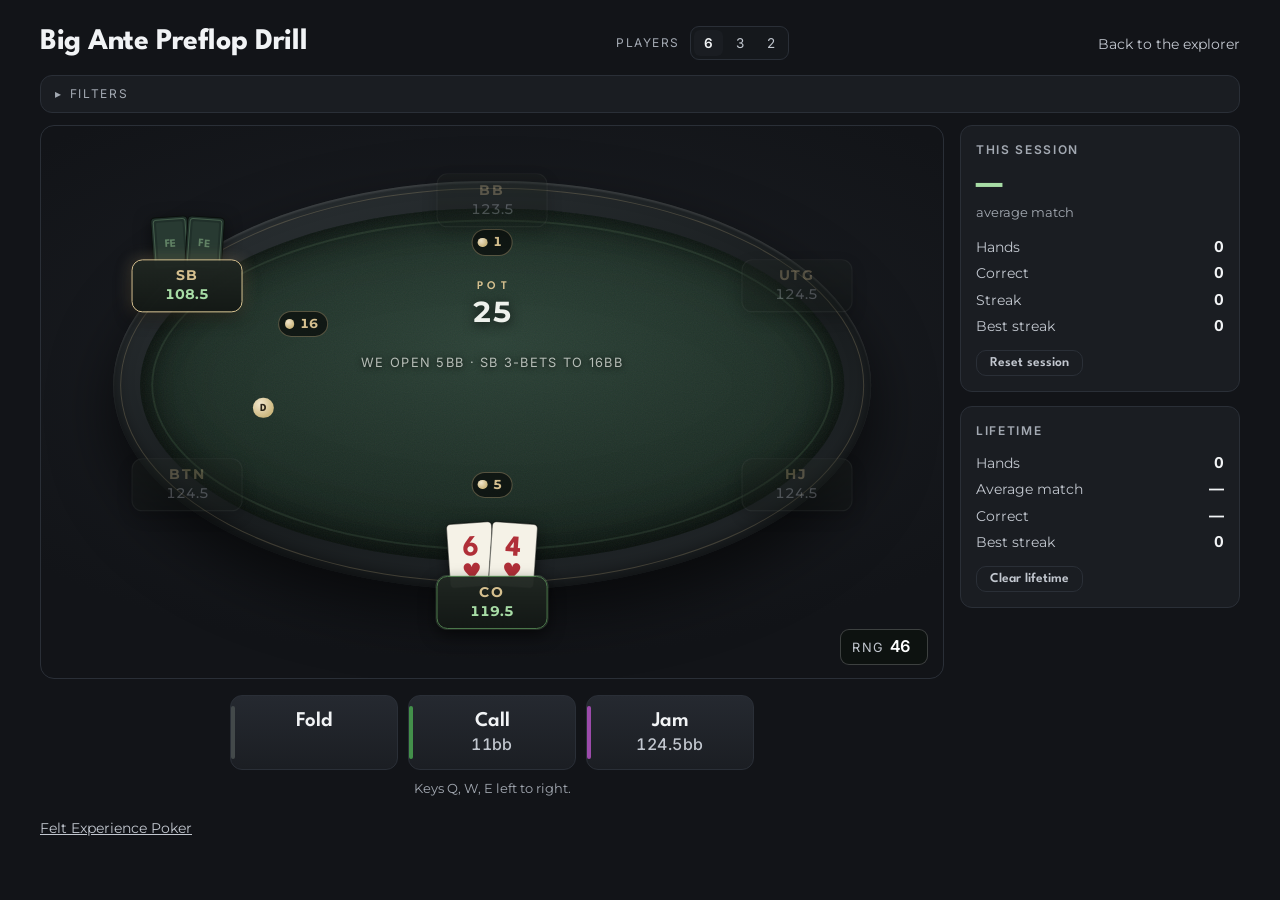
<file: study/big-ante-drill.html>
<!DOCTYPE html>
<html lang="en">
<head>
<meta charset="utf-8" />
<meta name="viewport" content="width=device-width, initial-scale=1" />
<title>Big Ante Preflop Drill – Felt Experience Poker</title>
<meta name="robots" content="noindex, nofollow" />
<link rel="icon" href="/assets/favicon.svg" type="image/svg+xml" />
<link rel="preconnect" href="https://fonts.googleapis.com">
<link rel="preconnect" href="https://fonts.gstatic.com" crossorigin>
<link rel="stylesheet" href="https://fonts.googleapis.com/css2?family=League+Spartan:wght@400;500;600;700&family=Montserrat:wght@400;500;600;700&family=Inter:wght@400;500;600&display=swap">
</head>
<body>
<style>
  /* Table styling follows the replayer's, so the two feel like one product. The
     page around it uses the explorers' neutral charcoal; only the felt is green. */
  :root {
    --bg: #121418; --panel: #1a1d22; --sunk: #15181c; --line: #2a2f37;
    --ink: #f1f3f5; --muted: #c2c7cf; --faint: #a3a9b2;
    --accent: #a7dca5; --accent-dim: #4d7a4c; --gold: #d6c08f;
    --felt-hi: #2c4237; --felt-lo: #16241d;
    --raise: #e95858; --jam: #9c4bab; --call: #43904a; --fold: #43494a;
    --good: #7cc776; --bad: #e0644f;
    --font-head: 'League Spartan', system-ui, sans-serif;
  }

  * { box-sizing: border-box; }
  body {
    margin: 0; background: var(--bg); color: var(--ink);
    font-family: Montserrat, ui-sans-serif, system-ui, sans-serif;
    font-size: 16px; line-height: 1.5; -webkit-font-smoothing: antialiased;
  }
  .shell { max-width: 1240px; margin: 0 auto; padding: 20px 20px 48px; }

  .top { display: flex; align-items: baseline; justify-content: space-between; gap: 16px; flex-wrap: wrap; margin-bottom: 10px; }
  h1 {
    font-family: var(--font-head); font-weight: 700;
    font-size: clamp(23px, 2.5vw, 30px); letter-spacing: -.015em;
    margin: 0; color: var(--ink);
  }
  .gamegrp { align-self: center; display: flex; align-items: center; gap: 10px; }
  .gamegrp .lbl { min-width: 0; }
  .gameseg button { font-size: 14px; padding: 6px 14px; }
  .gameseg button[aria-pressed="true"] { color: var(--accent); }
  .top a { font-size: 14px; color: var(--muted); text-decoration: none; }
  .top a:hover { color: var(--accent); }

  .card {
    background: var(--panel); border: 1px solid var(--line);
    border-radius: 12px; padding: 15px;
  }
  .card > h2 {
    font-family: Inter, ui-sans-serif, system-ui, sans-serif; font-size: 12px;
    font-weight: 600; letter-spacing: .14em; text-transform: uppercase;
    color: var(--faint); margin: 0 0 10px;
  }

  /* ---- filters ---- */
  .filters { margin-bottom: 12px; padding: 9px 14px; }
  .filters > summary {
    cursor: pointer; list-style: none; width: fit-content;
    font-family: Inter, ui-sans-serif, system-ui, sans-serif; font-size: 12px;
    letter-spacing: .14em; text-transform: uppercase; color: var(--faint);
  }
  .filters > summary::-webkit-details-marker { display: none; }
  .filters > summary::before { content: "\25B8"; display: inline-block; margin-right: 7px; transition: transform .15s ease; }
  .filters[open] > summary::before { transform: rotate(90deg); }
  .filters > summary:hover { color: var(--muted); }
  .filters.on > summary { color: var(--accent); }
  .fbody { display: flex; flex-direction: column; gap: 9px; margin-top: 11px; }
  .frow { display: flex; align-items: center; gap: 10px; flex-wrap: wrap; }
  .lbl {
    font-family: Inter, ui-sans-serif, system-ui, sans-serif; font-size: 12px;
    letter-spacing: .13em; text-transform: uppercase; color: var(--faint);
    white-space: nowrap; min-width: 78px;
  }
  .seg { display: flex; flex-wrap: wrap; gap: 3px; background: var(--sunk); border: 1px solid var(--line); border-radius: 9px; padding: 3px; }
  .seg button {
    appearance: none; border: 0; background: transparent; color: var(--muted);
    font-family: Inter, ui-sans-serif, system-ui, sans-serif; font-size: 13.5px;
    padding: 5px 10px; border-radius: 6px; cursor: pointer; white-space: nowrap;
  }
  .seg button:hover { color: var(--ink); }
  .seg button[aria-pressed="true"] { background: var(--panel); color: var(--ink); font-weight: 600; }
  .seg button:focus-visible, .act:focus-visible, .btn:focus-visible { outline: 2px solid var(--accent); outline-offset: 2px; }
  .pool { margin: 3px 0 0; font-size: 13px; color: var(--faint); }

  .cols { display: grid; grid-template-columns: minmax(0,1fr) 280px; gap: 16px; align-items: start; }

  /* ---- the table ---- */
  .tablewrap {
    /* Sized from the height actually left over once the header, the buttons and
       the result panel have taken theirs, so a short laptop window still shows
       the whole table without scrolling. 250px is that fixed furniture. */
    position: relative; margin-inline: auto; container-type: inline-size;
    width: min(100%, max(480px, (100vh - 250px) * 800 / 490));
    width: min(100%, max(480px, (100dvh - 250px) * 800 / 490));
    aspect-ratio: 800 / 490;
    background: radial-gradient(ellipse 90% 70% at 50% 42%, #1c1f24 0%, #121418 78%);
    border: 1px solid var(--line); border-radius: 14px; overflow: hidden;
  }
  .stage { position: absolute; inset: 0; }
  .rail {
    position: absolute; left: 50%; top: 47%; width: 84%; height: 74%;
    transform: translate(-50%, -50%); border-radius: 50%;
    background: linear-gradient(160deg, #2c3235 0%, #191d1f 55%, #23282b 100%);
    box-shadow: 0 26px 60px rgba(0,0,0,.6), inset 0 2px 2px rgba(255,255,255,.12), inset 0 -6px 18px rgba(0,0,0,.55);
  }
  .rail::after { content: ''; position: absolute; inset: 7px; border-radius: 50%; border: 1px solid rgba(214,192,143,.22); }
  .felt {
    position: absolute; left: 50%; top: 47%; width: 78%; height: 64%;
    transform: translate(-50%, -50%); border-radius: 50%;
    background: radial-gradient(ellipse 75% 65% at 50% 38%, var(--felt-hi) 0%, #21332a 52%, var(--felt-lo) 100%);
    box-shadow: inset 0 8px 30px rgba(0,0,0,.45), inset 0 -10px 36px rgba(0,0,0,.55), inset 0 0 90px rgba(0,0,0,.25);
  }
  .felt::before {
    content: ''; position: absolute; inset: 0; border-radius: 50%; opacity: .05;
    background-image: url("data:image/svg+xml,%3Csvg xmlns='http://www.w3.org/2000/svg' width='140' height='140'%3E%3Cfilter id='n'%3E%3CfeTurbulence type='fractalNoise' baseFrequency='0.9' numOctaves='2'/%3E%3C/filter%3E%3Crect width='140' height='140' filter='url(%23n)'/%3E%3C/svg%3E");
  }
  .felt::after { content: ''; position: absolute; inset: 11px; border-radius: 50%; border: 2px solid rgba(167,220,165,.1); }
  .line {
    position: absolute; left: 50%; top: 43%; transform: translate(-50%,-50%);
    font-family: Inter, ui-sans-serif, system-ui, sans-serif; font-size: 1.42cqw;
    letter-spacing: .1em; text-transform: uppercase; color: rgba(238,241,236,.72);
    white-space: nowrap; z-index: 3; text-shadow: 0 1px 6px rgba(0,0,0,.8);
  }
  .pot { position: absolute; left: 50%; top: 32%; transform: translate(-50%,-50%); text-align: center; z-index: 3; }
  .pot .lb { font-family: var(--font-head); font-size: 1.3cqw; font-weight: 600; letter-spacing: .4em; color: var(--gold); padding-left: .4em; }
  .pot .amt { font-size: 3.2cqw; font-weight: 700; color: #eef1ec; font-variant-numeric: tabular-nums; text-shadow: 0 2px 12px rgba(0,0,0,.7); line-height: 1.15; }

  .seat { position: absolute; transform: translate(-50%,-50%); display: flex; flex-direction: column; align-items: center; z-index: 4; }
  .seat .cards { display: flex; align-items: flex-end; margin-bottom: -1.4cqw; z-index: 1; filter: drop-shadow(0 4px 8px rgba(0,0,0,.5)); }
  .seat .cards svg { width: 5.2cqw; height: 7.35cqw; display: block; }
  .seat .cards .l { transform: rotate(-4deg) translateX(2px); }
  .seat .cards .r { transform: rotate(4deg) translateX(-2px); }
  /* Face-down cards sit above the plate without taking up room in the seat, so
     the plate and its chips stay exactly where they were without them. */
  .seat .cards.back { position: absolute; left: 50%; bottom: calc(100% - 1.1cqw); transform: translateX(-50%); margin: 0; z-index: 0; }
  .seat .cards.back svg { width: 4.2cqw; height: 5.9cqw; }
  .plate {
    min-width: 12.3cqw; background: linear-gradient(180deg, rgba(32,39,34,.97), rgba(19,24,21,.97));
    border: 1px solid rgba(255,255,255,.14); border-radius: 1.2cqw; padding: .7cqw 1.4cqw .8cqw;
    text-align: center; box-shadow: 0 6px 16px rgba(0,0,0,.55); z-index: 2;
  }
  .seat.hero { transform: translate(-50%, -58%); }
  .seat.hero .plate { border-color: var(--accent-dim); box-shadow: 0 6px 16px rgba(0,0,0,.55), 0 0 0 1px rgba(167,220,165,.25); }
  .seat.aggro .plate { border-color: var(--gold); box-shadow: 0 6px 16px rgba(0,0,0,.55), 0 0 16px rgba(214,192,143,.3); }
  .seat.out { opacity: .3; }
  .pos { color: var(--gold); font-size: 1.55cqw; font-weight: 700; letter-spacing: .12em; line-height: 1.35; }
  .stack { font-size: 1.55cqw; font-weight: 700; color: var(--accent); font-variant-numeric: tabular-nums; line-height: 1.35; }
  .seat.out .stack { color: var(--muted); font-weight: 500; }

  .chip {
    position: absolute; transform: translate(-50%,-50%); z-index: 3;
    display: flex; align-items: center; gap: .6cqw;
    background: rgba(13,18,15,.82); border: 1px solid rgba(214,192,143,.35);
    border-radius: 999px; padding: .35cqw 1.05cqw .35cqw .6cqw;
    font-size: 1.42cqw; font-weight: 700; color: var(--gold); font-variant-numeric: tabular-nums;
    white-space: nowrap; line-height: 1.4;
  }
  .chip i { width: 1.05cqw; height: 1.05cqw; border-radius: 50%; background: radial-gradient(circle at 35% 30%, #f2e7cd, #cdb87f 70%); display: block; }
  .chip[hidden] { display: none; }   /* the display rule above outranks the hidden attribute */
  .chip.mine { transition: background .18s ease, border-color .18s ease, color .18s ease; }
  .chip.mine.committed {
    background: rgba(21,34,25,.92); border-color: rgba(167,220,165,.55); color: var(--accent);
  }
  .chip.mine.committed i { background: radial-gradient(circle at 35% 30%, #dff3dd, #7cb87a 70%); }

  .seat.hero .cards { transition: opacity .2s ease, filter .2s ease; }
  .seat.hero.folded .cards { opacity: .2; filter: grayscale(1); }
  .seat.hero.folded .plate { opacity: .5; }

  .dealer {
    position: absolute; transform: translate(-50%,-50%); z-index: 3;
    width: 2.25cqw; height: 2.25cqw; border-radius: 50%;
    background: radial-gradient(circle at 35% 30%, #f2e7cd, #cdb87f 70%);
    color: #2a2418; font-size: 1.2cqw; font-weight: 700; font-family: var(--font-head);
    display: flex; align-items: center; justify-content: center;
  }

  /* ---- action bar ---- */
  .bar { display: flex; align-items: center; justify-content: center; gap: 12px; flex-wrap: wrap; margin-top: 16px; }
  .bar[hidden] { display: none; }   /* the display rule above outranks the hidden attribute */
  .act {
    appearance: none; border: 1px solid var(--line); border-radius: 12px;
    background: linear-gradient(180deg, #252930, #1b1e23); color: var(--ink); cursor: pointer;
    font-family: var(--font-head); font-weight: 600; font-size: 21px;
    padding: 15px 34px; min-width: 168px; position: relative;
    display: flex; flex-direction: column; align-items: center; gap: 3px;
  }
  .act:hover:not([disabled]) { border-color: var(--muted); }
  .act small {
    font-family: Inter, ui-sans-serif, system-ui, sans-serif; font-size: 16px; font-weight: 500;
    color: var(--muted); letter-spacing: .03em; font-variant-numeric: tabular-nums;
  }
  .act::before { content: ''; position: absolute; left: 0; top: 10px; bottom: 10px; width: 4px; border-radius: 2px; }
  .act.raise::before { background: var(--raise); }
  .act.jam::before { background: var(--jam); }
  .act.call::before { background: var(--call); }
  .act.fold::before { background: var(--fold); }
  .act[disabled] { cursor: default; opacity: .75; }
  .act.picked { border-color: var(--ink); opacity: 1; }
  .rng {
    position: absolute; right: 1.7cqw; bottom: 1.4cqw; z-index: 5;
    appearance: none; cursor: pointer; font-family: inherit;
    font-family: Inter, ui-sans-serif, system-ui, sans-serif; font-size: 1.42cqw;
    letter-spacing: .12em; color: var(--muted); background: rgba(13,18,15,.8);
    border: 1px solid rgba(255,255,255,.2); border-radius: 1cqw; padding: .7cqw 1.3cqw;
    font-variant-numeric: tabular-nums; white-space: nowrap; line-height: 1.35;
  }
  .rng b { font-size: 1.8cqw; font-weight: 600; letter-spacing: 0; margin-left: .6cqw; color: #fff; }
  .rng:hover { border-color: rgba(255,255,255,.45); }
  .rng:focus-visible { outline: 2px solid var(--accent); outline-offset: 2px; }
  .rng i { font-style: normal; color: var(--faint); margin-left: .5cqw; font-size: 1.2cqw; }

  .rngrow { display: flex; align-items: center; gap: 10px; flex-wrap: wrap; margin-bottom: 10px; }
  .rngrow .lbl { min-width: 74px; }
  .rngnum {
    width: 74px; background: var(--sunk); border: 1px solid var(--line); border-radius: 8px;
    color: var(--ink); font-family: Inter, ui-sans-serif, system-ui, sans-serif; font-size: 14px;
    padding: 6px 9px; text-align: center;
  }
  .rngnum:focus-visible { outline: 2px solid var(--accent); outline-offset: 1px; }
  .rngnote {
    margin: 14px 0 0; padding-top: 12px; border-top: 1px solid var(--line);
    font-size: 13.5px; color: var(--muted); line-height: 1.5;
  }
  .rngnote b { color: var(--ink); font-family: Inter, ui-sans-serif, system-ui, sans-serif; font-weight: 600; }

  .prev {
    position: absolute; left: 1.4cqw; bottom: 1.4cqw; z-index: 6;
    appearance: none; cursor: pointer; border: 1px solid var(--line); border-radius: 8px;
    background: rgba(18,20,24,.85); color: var(--muted);
    font-family: Inter, ui-sans-serif, system-ui, sans-serif; font-size: max(10px, 1.42cqw); font-weight: 500;
    padding: .45em .85em;
  }
  .prev:hover { color: var(--ink); border-color: var(--muted); }
  .prev[hidden] { display: none; }

  /* ---- answer ---- */
  .answer {
    display: flex; align-items: center; justify-content: center;
    gap: 24px; flex-wrap: wrap; margin-top: 16px;
  }
  .answer[hidden] { display: none; }   /* the display rule above outranks the hidden attribute */
  .verdict { font-family: var(--font-head); font-weight: 700; font-size: 20px; margin: 0; text-align: left; }
  .verdict.good { color: var(--good); }
  .verdict.bad { color: var(--bad); }
  .verdict small { display: block; font-family: Montserrat, sans-serif; font-weight: 400; font-size: 13.5px; color: var(--muted); margin-top: 2px; white-space: nowrap; }
  .bars { display: flex; flex-direction: column; gap: 4px; width: 290px; margin: 0; }
  .b { display: grid; grid-template-columns: 52px 1fr 42px; align-items: center; gap: 8px; font-size: 13.5px; }
  .b .nm { text-align: right; color: var(--muted); font-family: Inter, ui-sans-serif, system-ui, sans-serif; font-size: 12.5px; }
  .b .tr { height: 11px; border-radius: 3px; background: var(--sunk); overflow: hidden; position: relative; }
  .b .fl { display: block; height: 100%; }
  .b .pin { position: absolute; top: -3px; bottom: -3px; width: 2px; background: var(--ink); border-radius: 1px; }
  .b .pc { text-align: left; font-variant-numeric: tabular-nums; color: var(--muted); font-size: 13px; }
  .b.raise .fl { background: var(--raise); }
  .b.jam .fl { background: var(--jam); }
  .b.call .fl { background: var(--call); }
  .b.fold .fl { background: var(--fold); }
  .b.chosen .nm { color: var(--ink); font-weight: 600; }
  .btn {
    appearance: none; border: 0; border-radius: 10px; cursor: pointer;
    background: var(--accent-dim); color: #eef1ec;
    font-family: var(--font-head); font-weight: 600; font-size: 16px;
    padding: 13px 26px; margin: 0; display: block; white-space: nowrap;
  }
  .btn:hover { filter: brightness(1.12); }
  .btn.ghost { background: transparent; color: var(--muted); border: 1px solid var(--line); font-size: 13.5px; padding: 6px 13px; margin: 10px 0 0; }
  .btn.range {
    background: transparent; color: var(--ink); border: 1px solid var(--line);
    display: flex; flex-direction: column; align-items: center; gap: 1px;
  }
  .btn.range:hover { border-color: var(--muted); filter: none; }
  .btn.range small { font-family: Inter, ui-sans-serif, system-ui, sans-serif; font-size: 11px; font-weight: 400; color: var(--faint); }
  .hint { margin: 10px 0 0; font-size: 12.5px; color: var(--faint); text-align: center; }

  /* ---- stats ---- */
  /* ---- range overlay ---- */
  .modal {
    position: fixed; inset: 0; z-index: 60; display: flex;
    align-items: center; justify-content: center; padding: 18px;
    background: rgba(7,10,8,.84); backdrop-filter: blur(3px);
  }
  .modal[hidden] { display: none; }
  .sheet.narrow { width: min(430px, 94vw) !important; }
  .sheet {
    position: relative; background: var(--panel); border: 1px solid var(--line);
    border-radius: 14px; padding: 16px 18px 18px;
    /* The grid is square, so cap the width by the height available too and the
       whole range fits on screen without scrolling inside the overlay. */
    width: min(720px, 96vw, 94vh - 110px);
    width: min(720px, 96vw, 94dvh - 110px);
    max-height: 94vh; overflow: auto;
    box-shadow: 0 30px 80px rgba(0,0,0,.7);
  }
  .x {
    position: absolute; top: 10px; right: 10px; appearance: none; cursor: pointer;
    width: 32px; height: 32px; border-radius: 8px; line-height: 1;
    background: var(--sunk); border: 1px solid var(--line); color: var(--muted);
    font-size: 21px; font-family: var(--font-head);
  }
  .x:hover { color: var(--ink); border-color: var(--muted); }
  .x:focus-visible { outline: 2px solid var(--accent); outline-offset: 2px; }
  .rtitle {
    font-family: var(--font-head); font-weight: 700; font-size: 19px;
    margin: 0 40px 1px 0; letter-spacing: -.01em;
  }
  .rsub { margin: 0 40px 12px 0; font-size: 13.5px; color: var(--muted); }
  .rsub b { color: var(--ink); font-family: Inter, ui-sans-serif, system-ui, sans-serif; font-weight: 600; }
  /* Same treatment as the explorer's grid: sized off the grid rather than the
     viewport, set in Inter, and in the top left so the label sits on one band
     of the fill instead of straddling two. */
  .rgrid {
    display: grid; grid-template-columns: repeat(13, 1fr); gap: 2px;
    container-type: inline-size;
  }
  .rcell {
    aspect-ratio: 1; border-radius: 3px; position: relative; overflow: hidden;
    display: flex; align-items: flex-start; justify-content: flex-start;
    padding: .3em 0 0 .4em;
    font-family: Inter, ui-sans-serif, system-ui, sans-serif;
    font-size: clamp(10px, 2.3cqw, 16px);
    font-weight: 500; letter-spacing: .02em; color: #fff;
  }
  .rcell span { position: relative; z-index: 2; text-shadow: 0 1px 1px rgba(0,0,0,.4); }
  .rcell.oor { background: var(--sunk); color: var(--faint); }
  .rcell.oor span { text-shadow: none; opacity: .5; }
  .rcell.you {
    outline: 2px solid #fff; outline-offset: -2px; overflow: visible;
    box-shadow: 0 0 0 2px rgba(0,0,0,.75), 0 0 16px rgba(255,255,255,.55); z-index: 3;
  }
  .rcell.you span { font-weight: 700; }
  .rlegend {
    display: flex; flex-wrap: wrap; gap: 4px 16px; margin-top: 12px;
    font-size: 13px; color: var(--muted); font-variant-numeric: tabular-nums;
  }
  .rlegend i { display: inline-block; width: 10px; height: 10px; border-radius: 2px; margin-right: 6px; }

  .rail2 { display: flex; flex-direction: column; gap: 14px; }
  .stat { display: flex; justify-content: space-between; align-items: baseline; gap: 10px; font-size: 14px; padding: 2px 0; }
  .stat b { font-family: Inter, ui-sans-serif, system-ui, sans-serif; font-size: 15px; font-variant-numeric: tabular-nums; }
  .stat span { color: var(--muted); }
  .big2 { font-family: var(--font-head); font-size: 31px; font-weight: 700; line-height: 1; letter-spacing: -.03em; font-variant-numeric: tabular-nums; color: var(--accent); }
  .foot { margin: 20px 0 0; font-size: 13.5px; color: var(--faint); }
  .foot a { color: var(--muted); }

  @media (max-width: 940px) {
    .cols { grid-template-columns: minmax(0,1fr); }
    .lbl { min-width: 0; }
  }
  /* Keep the result on one row down to a narrow two-column layout, so it stays
     the same height as the buttons it replaces. */
  @media (max-width: 1180px) {
    .answer { gap: 16px; }
    .bars { width: 232px; }
    .btn.range { padding: 13px 18px; }
  }
  /* Keep fold, call and raise on one line however narrow it gets, since the
     order is what tells you which band is which. */
  @media (max-width: 620px) {
    #acts { width: 100%; gap: 7px !important; }
    .act { min-width: 0; flex: 1 1 0; padding: 13px 6px; font-size: 18px; }
    .act small { font-size: 14px; }
  }
</style>

<div class="shell">
  <div class="top">
    <h1>Big Ante Preflop Drill</h1>
    <div class="gamegrp"><span class="lbl" id="gl">Players</span><div class="seg gameseg" role="group" aria-labelledby="gl" id="game-seg"></div></div>
    <a href="/study/big-ante-explorer">Back to the explorer</a>
  </div>

  <details class="card filters" id="filters">
    <summary><span id="filters-summary">Filters</span></summary>
    <div class="fbody">
      <div class="frow"><span class="lbl" id="f0">Stack</span><div class="seg" role="group" aria-labelledby="f0" id="f-stack"></div></div>
      <div class="frow"><span class="lbl" id="f1">Position</span><div class="seg" role="group" aria-labelledby="f1" id="f-hero"></div></div>
      <div class="frow"><span class="lbl" id="f2">Facing</span><div class="seg" role="group" aria-labelledby="f2" id="f-fam"></div></div>
      <div class="frow"><span class="lbl" id="f3">Raiser</span><div class="seg" role="group" aria-labelledby="f3" id="f-vs"></div></div>
      <div class="frow"><span class="lbl" id="f4">Size</span><div class="seg" role="group" aria-labelledby="f4" id="f-size"></div></div>
      <div class="frow"><span class="lbl" id="f5">Bucket</span><div class="seg" role="group" aria-labelledby="f5" id="f-bucket"></div></div>
      <div class="frow"><span class="lbl" id="f6">Hands</span><div class="seg" role="group" aria-labelledby="f6" id="f-mode"></div></div>
      <p class="pool" id="pool"></p>
    </div>
  </details>

  <div class="cols">
    <div>
      <div class="tablewrap">
        <div class="stage" id="stage">
          <div class="rail"></div>
          <div class="felt"></div>
          <div class="pot"><div class="lb">POT</div><div class="amt" id="pot">—</div></div>
        </div>
        <button type="button" class="prev" id="prev" hidden title="See the last hand you played (P)">&lsaquo; Previous hand</button>
        <button type="button" class="rng" id="rng" hidden
                aria-label="RNG settings">RNG<b id="rnum">—</b><i id="rngrange"></i></button>
      </div>

      <div class="bar" id="bar">
        <div class="acts" id="acts" style="display:flex;gap:10px;flex-wrap:wrap;justify-content:center"></div>
      </div>

      <div class="answer" id="answer" hidden>
        <p class="verdict" id="verdict"></p>
        <div class="bars" id="bars"></div>
        <button class="btn range" id="show-range">Range<small>R</small></button>
        <button class="btn" id="next">Next hand</button>
      </div>
      <p class="hint" id="hint"></p>
    </div>

    <div class="rail2">
      <div class="card">
        <h2>This session</h2>
        <div class="big2" id="s-acc">—</div>
        <p class="pool" style="margin:3px 0 11px">average match</p>
        <div class="stat"><span>Hands</span><b id="s-n">0</b></div>
        <div class="stat"><span>Correct</span><b id="s-good">0</b></div>
        <div class="stat"><span>Streak</span><b id="s-streak">0</b></div>
        <div class="stat"><span>Best streak</span><b id="s-best">0</b></div>
        <button class="btn ghost" id="reset-session">Reset session</button>
      </div>

      <div class="card">
        <h2>Lifetime</h2>
        <div class="stat"><span>Hands</span><b id="l-n">0</b></div>
        <div class="stat"><span>Average match</span><b id="l-acc">—</b></div>
        <div class="stat"><span>Correct</span><b id="l-good">—</b></div>
        <div class="stat"><span>Best streak</span><b id="l-best">0</b></div>
        <button class="btn ghost" id="reset-life">Clear lifetime</button>
      </div>

    </div>
  </div>

  <p class="foot"><a href="https://feltexperiencepoker.com" target="_blank" rel="noopener">Felt Experience Poker</a></p>
</div>

<div class="modal" id="rng-modal" hidden role="dialog" aria-modal="true" aria-labelledby="rng-title">
  <div class="sheet narrow">
    <button class="x" id="rng-close" aria-label="Close">&times;</button>
    <h2 class="rtitle" id="rng-title">RNG Settings</h2>
    <p class="rsub">How the number is rolled, and which end of it is aggressive.</p>
    <div class="rngrow">
      <span class="lbl" id="rl1">1 up to</span>
      <div class="seg" role="group" aria-labelledby="rl1" id="rng-max"></div>
      <input class="rngnum" id="rng-custom" type="number" min="2" max="100" step="1"
             aria-label="Custom highest number">
    </div>
    <div class="rngrow">
      <span class="lbl" id="rl2">Aggressive</span>
      <div class="seg" role="group" aria-labelledby="rl2" id="rng-dir"></div>
    </div>
    <p class="rngnote" id="rng-note"></p>
  </div>
</div>

<div class="modal" id="range-modal" hidden role="dialog" aria-modal="true" aria-labelledby="range-title">
  <div class="sheet">
    <button class="x" id="range-close" aria-label="Close">&times;</button>
    <h2 class="rtitle" id="range-title">—</h2>
    <p class="rsub" id="range-sub"></p>
    <div class="rgrid" id="range-grid"></div>
    <div class="rlegend" id="range-legend"></div>
  </div>
</div>

<script src="/study/bigante-ranges.js"></script>
<script>
(function(){
"use strict";


/* ===========================================================================
   Big Ante drill.

   Grading follows how you would actually run a mixed strategy at the table:
   you roll a number, the actions are laid out in bands, and the right play is
   whichever band the number lands in. By default the roll is 1 to 100 and the
   aggressive action sits at the TOP of the range, so a hand that raises 8%
   raises on 93-100. Both the size of the range and which end is aggressive are
   settings, since people randomize off all sorts of things at the table.

   A roll is mapped to a percentile at the midpoint of its slice, so the same
   band edges work whether the roll is 1 to 100 or 1 to 12.
   =========================================================================== */

const RANKS = ['A','K','Q','J','T','9','8','7','6','5','4','3','2'];
const VAL = { A:14,K:13,Q:12,J:11,T:10,9:9,8:8,7:7,6:6,5:5,4:4,3:3,2:2 };

const HANDS = [];
for (let i = 0; i < 13; i++) {
  for (let j = 0; j < 13; j++) {
    const a = VAL[RANKS[i]], b = VAL[RANKS[j]];
    const hi = Math.max(a, b), lo = Math.min(a, b);
    HANDS.push({
      code: i === j ? RANKS[i] + RANKS[i]
        : (i < j ? RANKS[i] + RANKS[j] + 's' : RANKS[j] + RANKS[i] + 'o'),
      hiR: i < j ? RANKS[i] : RANKS[j],
      loR: i < j ? RANKS[j] : RANKS[i],
      kind: i === j ? 'pair' : (i < j ? 's' : 'o'),
      hi, lo, gap: i === j ? 0 : hi - lo - 1,
    });
  }
}
const BUCKETS = [
  { id: 'pairs',  name: 'Pairs',               test: (h) => h.kind === 'pair' },
  { id: 'sbway',  name: 'Suited Broadways',    test: (h) => h.kind === 's' && h.lo >= 10 },
  { id: 'sblock', name: 'Suited Blockers',     test: (h) => h.kind === 's' && h.hi >= 12 && h.lo <= 9 },
  { id: 'sconn',  name: 'Suited Connectivity', test: (h) => h.kind === 's' && h.hi <= 11 && h.lo <= 9 && h.gap <= 2 },
  { id: 'sdis',   name: 'Disconnected Suited', test: (h) => h.kind === 's' && h.hi <= 11 && h.lo <= 9 && h.gap > 2 },
  { id: 'obway',  name: 'Offsuit Broadways',   test: (h) => h.kind === 'o' && h.lo >= 10 },
  { id: 'oblock', name: 'Offsuit Blockers',    test: (h) => h.kind === 'o' && h.hi >= 12 && h.lo <= 9 },
  { id: 'oconn',  name: 'Offsuit Ladders',     test: (h) => h.kind === 'o' && h.hi <= 11 && h.lo <= 9 },
];
HANDS.forEach((h) => {
  const b = BUCKETS.find((x) => x.test(h));
  h.bucket = b ? b.id : 'other';
});

const FAM_LABEL = {
  first: 'First in', rfi: 'vs RFI', rfic: 'vs RFI + Call', vs3b: 'vs 3-bet', limp: 'Limp vs ISO',
  hurfi: 'vs Open', huvs3b: 'vs 3-bet', huvs4b: 'vs 4-bet', huvsjam: 'vs Jam',
};
const FAM_ORDER = ['first','rfi','rfic','limp','vs3b','hurfi','huvs3b','huvs4b','huvsjam'];
const HERO_ORDER = ['BB','SB','BTN','CO','HJ','UTG'];
const POS_ORDER = ['UTG','EP','HJ','CO','BTN','SB','BB'];

/* Which buttons a node offers. Facing a jam there is no raise left, so that
   spot has two. The stored token carries raise in `r` and jam in `j`, and only
   one of the two is ever non-zero, so `r + j` is the aggressive frequency
   whatever the node calls it. */
const ACT_SET = {
  rfi:     [['fold','Fold'], ['call','Call'], ['raise','3-bet']],
  rfic:    [['fold','Fold'], ['call','Call'], ['raise','3-bet']],
  vs3b:    [['fold','Fold'], ['call','Call'], ['jam','Jam']],
  limp:    [['fold','Fold'], ['call','Call'], ['raise','3-bet']],
  hurfi:   [['fold','Fold'], ['call','Call'], ['raise','3-bet']],
  huvs3b:  [['fold','Fold'], ['call','Call'], ['jam','Jam']],
  huvs4b:  [['fold','Fold'], ['call','Call'], ['jam','Jam']],
  huvsjam: [['fold','Fold'], ['call','Call']],
};
/* First in there is nothing to call or 3-bet: the early seats limp or fold,
   and the cutoff and button open or fold. */
const actsOf = (sp) => sp.fam !== 'first' ? ACT_SET[sp.fam]
  : sp.words && sp.words.call ? [['fold','Fold'], ['call','Limp']]
  : [['fold','Fold'], ['raise','Open']];

/* Heads up is two seats and no dead antes from players who folded, so the ring
   and the pot are both built from however many seats the format has. */
const GAME = {
  '6max': { seats: ['UTG','HJ','CO','BTN','SB','BB'], label: '6-max' },
  '3max': { seats: ['BTN','SB','BB'], label: '3-max' },
  hu:     { seats: ['SB','BB'], label: 'Heads up' },
};

/* ---- the table ---------------------------------------------------------- */
/* Six seats, hero always at the bottom, the rest laid out in action order
   round to the right. Every seat posts a half-blind ante, which along with the
   effective stack is what the stacks and the pot are built from. */
const ANTE = 0.5, SB_POST = 0.5, BB_POST = 1;
/* Spots are solved at several depths, so a jam is 99.5bb at 100 and 149.5bb at
   150. Anything sized off the stack has to ask the spot rather than assume. */
const startOf = (q) => q.sp.stack || 100;
const SUITS = ['s','h','d','c'];
const GLYPH = { s: '♠', h: '♥', d: '♦', c: '♣' };
const SUIT_COLOR = { s: '#23262a', h: '#b02f38', d: '#2b62b8', c: '#2e7d46' };

const bb = (n) => (Math.round(n * 10) / 10).toString();
const seatOf = (p) => (p === 'EP' ? 'UTG' : p);

/** What everyone has in front of them, and what the pot is, in this spot. */
function scenario(q) {
  const fam = q.sp.fam;
  const RING = GAME[q.sp.game].seats;
  const heroSeat = seatOf(q.sp.hero);
  const vsSeat = seatOf(q.sp.vs);
  const face = parseFloat(q.z.face);

  const wager = {};
  RING.forEach((p) => { wager[p] = p === 'SB' ? SB_POST : p === 'BB' ? BB_POST : 0; });

  let heroAction = '', verb = 'raises to';
  if (q.sp.game === 'hu') {
    // The stored amounts are totals, so they already contain the blind and any
    // earlier raise in the line.
    wager[heroSeat] = q.z.heroAmt;
    wager[vsSeat] = q.z.vsAmt;
    if (fam === 'hurfi') { verb = 'opens to'; }
    else if (fam === 'huvs3b') { verb = '3-bets to'; heroAction = 'we open 3.5bb'; }
    else if (fam === 'huvs4b') { verb = '4-bets to'; heroAction = 'we 3-bet to 13bb'; }
    else { verb = 'jams'; heroAction = 'we 3-bet to 13bb'; }
  } else if (fam === 'first') {
    verb = '';                                 // folded to us, nobody has bet
  } else if (fam === 'rfi') {
    wager[vsSeat] = face;
  } else if (fam === 'rfic') {
    // Three handed: the button opens and the small blind flats in front of us.
    wager[vsSeat] = face;
    wager.SB = face;
  } else if (fam === 'vs3b') {
    wager[heroSeat] = 5;                       // every vs-3-bet sim opens 5x
    wager[vsSeat] = face;
    heroAction = 'we open 5bb';
    verb = '3-bets to';
  } else {
    wager[heroSeat] = 1;                       // the limp
    wager[vsSeat] = face;
    heroAction = 'we limp';
    verb = 'isolates to';
  }

  const pot = RING.length * ANTE + RING.reduce((t, p) => t + wager[p], 0);
  // First in, completing to the big blind is the limp.
  const toCall = fam === 'first' ? BB_POST - wager[heroSeat] : wager[vsSeat] - wager[heroSeat];

  /* Only facing an open is anyone still to come: the seats after us have not
     acted yet. Once we have opened or limped, the action has already passed
     everyone else and come back to us, so they have all folded. Heads up there
     is never anyone else. */
  const heroIdx = RING.indexOf(heroSeat);
  const yetToAct = (p) => (fam === 'rfi' || fam === 'first') && RING.indexOf(p) > heroIdx;
  const seats = RING.map((p) => ({
    seat: p,
    label: (p === 'UTG' && (q.sp.vs === 'EP' || q.sp.hero === 'EP')) ? 'EP' : p,
    role: p === heroSeat ? 'hero' : p === vsSeat ? 'aggro'
      : yetToAct(p) || (fam === 'rfic' && p === 'SB') ? 'live' : 'out',
    wager: wager[p],
    stack: startOf(q) - ANTE - wager[p],
  }));

  return {
    seats, pot, toCall, heroSeat, vsSeat, heroWager: wager[heroSeat],
    line: fam === 'first' ? 'Folded to us'
      : fam === 'huvsjam' ? `${q.sp.vs} jams`
      : `${q.sp.vs} ${verb} ${bb(wager[vsSeat])}bb` + (fam === 'rfic' ? ' · SB calls' : ''),
    heroAction,
  };
}

/** Two cards that agree with the hand code: same suit for s, different for o. */
function dealSuits(h) {
  const a = SUITS[Math.floor(Math.random() * 4)];
  if (h.kind === 's') return [a, a];
  let b = SUITS[Math.floor(Math.random() * 3)];
  if (b === a) b = SUITS[3];
  return [a, b];
}

/* The replayer's card back, so a live seat looks the same in both. */
const BACK_SVG = `<svg class="pc" viewBox="0 0 100 140" width="44" height="62" aria-hidden="true">
    <rect x="1.5" y="1.5" width="97" height="137" rx="11" fill="#20302a" stroke="#0b100d" stroke-width="3"/>
    <rect x="8" y="8" width="84" height="124" rx="7" fill="none" stroke="rgba(167,220,165,0.35)" stroke-width="2"/>
    <rect x="15" y="15" width="70" height="110" rx="5" fill="rgba(167,220,165,0.06)"/>
    <text x="50" y="80" text-anchor="middle" font-family="'League Spartan',sans-serif" font-weight="700"
      font-size="30" fill="rgba(167,220,165,0.45)" letter-spacing="2">FE</text>
  </svg>`;

function cardSVG(rank, suit) {
  const face = rank === 'T' ? '10' : rank;
  const size = face.length > 1 ? 52 : 62;
  return `<svg class="pc" viewBox="0 0 100 140" width="44" height="62" aria-hidden="true">
    <rect x="1.5" y="1.5" width="97" height="137" rx="9"
      fill="#f5f2e7" stroke="rgba(10,14,12,.55)" stroke-width="3"/>
    <text x="50" y="72" text-anchor="middle" font-family="'League Spartan',sans-serif"
      font-weight="700" font-size="${size}" fill="${SUIT_COLOR[suit]}">${face}</text>
    <text x="50" y="122" text-anchor="middle" font-size="48"
      fill="${SUIT_COLOR[suit]}">${GLYPH[suit]}</text>
  </svg>`;
}

/* Hero sits at the bottom and the rest follow clockwise, the way the action
   actually moves: the button is one seat clockwise from the cutoff, then the
   small blind, then the big blind. */
const ring = (deg, rx, ry) => {
  const t = deg * Math.PI / 180;
  return { x: 50 + rx * Math.cos(t), y: 47 + ry * Math.sin(t) };
};
function place(i, heroIdx, n) {
  const step = ((i - heroIdx) % n + n) % n;
  const deg = 90 + (360 / n) * step;
  return { ...ring(deg, 39, 36), deg, step, n };
}
const pullIn = (p, k) => ({ x: 50 + (p.x - 50) * k, y: 47 + (p.y - 47) * k });

function drawTable(q, cards) {
  const sc = scenario(q);
  const RING = GAME[q.sp.game].seats;
  const heroIdx = RING.indexOf(sc.heroSeat);   // seat ring position, for layout
  const stage = $('stage');
  [...stage.querySelectorAll('.seat,.chip,.dealer,.line')].forEach((n) => n.remove());

  sc.seats.forEach((s, i) => {
    const p = place(i, heroIdx, RING.length);
    const el = document.createElement('div');
    el.className = 'seat ' + s.role;
    el.style.left = p.x + '%';
    // The seat straight across from us sits a little lower, so its cards clear the top edge.
    el.style.top = (p.y < 15 ? p.y + 2.5 : p.y) + '%';
    // Everyone still in the hand holds two cards; only ours are face up.
    const hole = s.role === 'hero'
      ? `<div class="cards"><span class="l">${cardSVG(q.h.hiR, cards[0])}</span>` +
        `<span class="r">${cardSVG(q.h.loR, cards[1])}</span></div>`
      : s.role === 'out' ? ''
      : `<div class="cards back"><span class="l">${BACK_SVG}</span><span class="r">${BACK_SVG}</span></div>`;
    el.innerHTML = hole +
      `<div class="plate"><div class="pos">${s.label}</div>` +
      `<div class="stack">${bb(s.stack)}</div></div>`;
    stage.appendChild(el);

    const isHero = s.role === 'hero';
    if (s.wager > 0 || isHero) {
      const opposite = p.step === Math.round(p.n / 2);
      const c = pullIn(p, p.step === 0 ? 0.50 : opposite ? 0.72 : 0.62);
      const chip = document.createElement('div');
      chip.className = 'chip' + (isHero ? ' mine' : '');
      chip.style.left = c.x + '%';
      chip.style.top = c.y + '%';
      chip.innerHTML = `<i></i>${bb(s.wager)}`;
      if (s.wager <= 0) chip.hidden = true;
      stage.appendChild(chip);
    }

    // Heads up the small blind is the button.
    if (s.seat === (q.sp.game === 'hu' ? 'SB' : 'BTN')) {
      const d = p.n === 2 ? pullIn(ring(p.deg + 26, 39, 36), 0.84)
                          : pullIn(ring(p.deg + 20, 39, 36), 0.66);
      const btn = document.createElement('div');
      btn.className = 'dealer';
      btn.style.left = d.x + '%';
      btn.style.top = d.y + '%';
      btn.textContent = 'D';
      stage.appendChild(btn);
    }
  });

  const line = document.createElement('div');
  line.className = 'line';
  line.textContent = sc.heroAction ? `${sc.heroAction} · ${sc.line}` : sc.line;
  stage.appendChild(line);

  $('pot').textContent = bb(sc.pot);
  return sc;
}

/* ---- pool --------------------------------------------------------------- */
/* Actions are stored passive-first so the bands and the buttons agree: fold,
   then call, then the aggressive action at the top of the roll. */
const POOL = [];
SPOT_DATA.forEach((sp) => {
  sp.sizes.forEach((z, si) => {
    z.g.split(',').forEach((tok, n) => {
      if (tok === 'X') return;                       // never reaches the spot
      const [r, j, c] = tok.replace('!', '').split('.').map(Number);
      const f = Math.max(0, 100 - r - j - c);
      const acts = actsOf(sp).map(([id, name]) => ({
        id, name, pct: id === 'fold' ? f : id === 'call' ? c : r + j,
      }));
      POOL.push({ sp, si, z, n, h: HANDS[n], acts });
    });
  });
});

const $ = (id) => document.getElementById(id);
const LIFE_KEY = 'fe-bigante-drill-v1';
const RNG_KEY = 'fe-bigante-rng-v1';

/* ---- the randomizer ----------------------------------------------------- */
const rng = { max: 100, highAgg: true };
(function loadRng() {
  try {
    const v = JSON.parse(localStorage.getItem(RNG_KEY) || 'null');
    if (v && Number.isFinite(v.max)) rng.max = Math.min(100, Math.max(2, Math.round(v.max)));
    if (v && typeof v.highAgg === 'boolean') rng.highAgg = v.highAgg;
  } catch (e) { /* storage can be unavailable; the defaults stand */ }
})();
const saveRng = () => {
  try { localStorage.setItem(RNG_KEY, JSON.stringify(rng)); } catch (e) { /* ignore */ }
};

const rollOnce = () => 1 + Math.floor(Math.random() * rng.max);
/** Where a roll sits on the 0-100 scale: the middle of the slice it owns. */
const pctOf = (roll) => ((roll - 0.5) / rng.max) * 100;
/** Bands run from the passive end to the aggressive end, or the reverse. */
const bandOrder = (acts) => (rng.highAgg ? acts : [...acts].reverse());
/** How far along the 0-100 scale a given action's band begins. */
function bandStart(acts, id) {
  let edge = 0;
  for (const a of bandOrder(acts)) { if (a.id === id) return edge; edge += a.pct; }
  return edge;
}

const GAME_KEY = 'fe-bigante-game-v1';
let game = '6max';
try { const v = localStorage.getItem(GAME_KEY); if (v && GAME[v]) game = v; } catch (e) { /* ignore */ }

const filters = { stack: new Set(), hero: new Set(), fam: new Set(), vs: new Set(), size: new Set(),
                  bucket: new Set(), mode: 'all' };

/* Stats are kept per format. Mixing a heads-up session into a six-max average
   would make both numbers mean less than either does alone. */
const blank = () => ({ n: 0, sum: 0, good: 0, streak: 0, best: 0 });
const sessions = { '6max': blank(), '3max': blank(), hu: blank() };
const lives = load();
let session = sessions[game];
let life = lives[game];
let current = null, answered = false;
/* Hands already answered, newest last, for the Previous hand button. While one
   is on screen `viewing` is its index, and an unanswered hand we stepped back
   from waits in `waiting` to be put back exactly as it was. */
const history = [];
let viewing = -1, waiting = null;
/* A hand we got wrong comes back twice: 3 to 5 hands later, then 10 to 20
   hands after that, the same spot and hand with fresh suits and a fresh roll.
   Missing either repeat starts the pair over. `dealt` counts new hands dealt. */
const retry = [];
let dealt = 0;

function load() {
  const rec = (v) => ({ n: (v && v.n) || 0, sum: (v && v.sum) || 0,
                        good: (v && v.good) || 0, best: (v && v.best) || 0 });
  try {
    const v = JSON.parse(localStorage.getItem(LIFE_KEY) || 'null');
    // A record saved before the formats split is the six-max one.
    if (v && !v['6max'] && !v.hu) return { '6max': rec(v), '3max': rec(null), hu: rec(null) };
    if (v) return { '6max': rec(v['6max']), '3max': rec(v['3max']), hu: rec(v.hu) };
  } catch (e) { /* storage can be unavailable; carry on in memory */ }
  return { '6max': rec(null), '3max': rec(null), hu: rec(null) };
}
function save() {
  try { localStorage.setItem(LIFE_KEY, JSON.stringify(lives)); } catch (e) { /* ignore */ }
}

function setGame(v) {
  if (!GAME[v] || v === game) return;
  game = v;
  try { localStorage.setItem(GAME_KEY, v); } catch (e) { /* ignore */ }
  session = sessions[game];
  life = lives[game];
  ['stack','hero','fam','vs','size','bucket'].forEach((k) => filters[k].clear());
  buildGameToggle();
  buildFilters();
  paintStats();
  nextHand();
}

function buildGameToggle() {
  single('game-seg', Object.entries(GAME).map(([v, g]) => ({ label: String(g.seats.length), v })),
    () => game, setGame);
}

/* ---- filters ------------------------------------------------------------ */
function multi(id, items, set, after) {
  const box = $(id);
  box.innerHTML = '';
  const all = document.createElement('button');
  all.type = 'button';
  all.textContent = 'All';
  all.setAttribute('aria-pressed', String(set.size === 0));
  all.addEventListener('click', () => { set.clear(); after(); });
  box.appendChild(all);
  items.forEach((it) => {
    const b = document.createElement('button');
    b.type = 'button';
    b.textContent = it.label;
    b.setAttribute('aria-pressed', String(set.has(it.v)));
    b.addEventListener('click', () => {
      if (set.has(it.v)) set.delete(it.v); else set.add(it.v);
      after();
    });
    box.appendChild(b);
  });
}
function single(id, items, get, set) {
  const box = $(id);
  box.innerHTML = '';
  items.forEach((it) => {
    const b = document.createElement('button');
    b.type = 'button';
    b.textContent = it.label;
    b.title = it.title || '';
    b.setAttribute('aria-pressed', String(get() === it.v));
    b.addEventListener('click', () => set(it.v));
    box.appendChild(b);
  });
}

/** A hand the solver plays more than one way. The rest have a single 100%
    action, and most of those are pure folds. */
const isDecision = (q) => q.acts.filter((a) => a.pct > 0).length > 1;

function pool() {
  return POOL.filter((q) => {
    if (q.sp.game !== game) return false;
    if (filters.stack.size && !filters.stack.has(q.sp.stack)) return false;
    if (filters.hero.size && !filters.hero.has(q.sp.hero)) return false;
    if (filters.fam.size && !filters.fam.has(q.sp.fam)) return false;
    if (filters.vs.size && !filters.vs.has(q.sp.vs)) return false;
    if (filters.size.size && !filters.size.has(q.z.face)) return false;
    if (filters.bucket.size && !filters.bucket.has(q.h.bucket)) return false;
    if (filters.mode === 'decisions' && !isDecision(q)) return false;
    return true;
  });
}

function buildFilters() {
  const here = SPOT_DATA.filter((s) => s.game === game);
  const stacks = [75, 100, 125, 150].filter((n) => here.some((s) => s.stack === n));
  const heroes = HERO_ORDER.filter((h) => here.some((s) => s.hero === h));
  const vss = POS_ORDER.filter((p) => here.some((s) => s.vs === p));
  const fams = FAM_ORDER.filter((f) => here.some((s) => s.fam === f));
  const sizes = [];
  here.forEach((s) => s.sizes.forEach((z) => { if (!sizes.includes(z.face)) sizes.push(z.face); }));
  // Open sizes are multiples ("3x") and isolation and 3-bet sizes are absolute
  // ("7bb"), so keep the two kinds apart rather than interleaving 4x with 4bb.
  const unit = (s) => (/^[\d.]+x/.test(s) ? 0 : 1);
  sizes.sort((a, b) => unit(a) - unit(b) || parseFloat(a) - parseFloat(b));

  const redraw = () => { buildFilters(); nextHand(); };
  multi('f-stack', stacks.map((n) => ({ label: n + 'bb', v: n })), filters.stack, redraw);
  multi('f-hero', heroes.map((h) => ({ label: h, v: h })), filters.hero, redraw);
  multi('f-fam', fams.map((f) => ({ label: FAM_LABEL[f], v: f })), filters.fam, redraw);
  multi('f-vs', vss.map((v) => ({ label: v, v })), filters.vs, redraw);
  multi('f-size', sizes.map((s) => ({ label: s, v: s })), filters.size, redraw);
  multi('f-bucket', BUCKETS.map((b) => ({ label: b.name, v: b.id })), filters.bucket, redraw);
  single('f-mode', [
      { label: 'Every hand', v: 'all', title: 'Every hand that reaches the spot, pure folds included' },
      { label: 'Mixes only', v: 'decisions', title: 'Only hands the solver splits between two or more actions' }],
    () => filters.mode, (v) => { filters.mode = v; redraw(); });
  const active = filters.stack.size + filters.hero.size + filters.fam.size + filters.vs.size
    + filters.size.size + filters.bucket.size;
  $('filters').classList.toggle('on', active > 0);
  $('filters-summary').textContent = active ? `Filters (${active} active)` : 'Filters';
  const n = pool().length.toLocaleString();
  $('pool').textContent = filters.mode === 'decisions'
    ? `${n} hands in the pool · only the ones the solver splits between actions`
    : `${n} hands in the pool`;
}

/* ---- a question --------------------------------------------------------- */
/** Bring the table back into frame if a previous answer pushed it off the top.
    Leaves the page alone when the table is simply further down, so changing a
    filter does not yank you away from the filters. */
function frameTable() {
  const r = $('stage').parentElement.getBoundingClientRect();
  if (r.top < 12) window.scrollTo(0, window.scrollY + r.top - 12);
}

/* A hand sent over from the analyzer, as
   ?stack=100&fam=rfi&hero=BB&vs=BTN&face=3x&hand=72o&suits=dc
   It is asked first, with the suits it was actually dealt, and the drill then
   carries on from the filters as usual. */
function linkedHand() {
  const p = new URLSearchParams(location.search);
  if (!p.get('hand')) return null;
  const q = POOL.find((x) => String(x.sp.stack) === p.get('stack') && x.sp.fam === p.get('fam')
    && x.sp.hero === p.get('hero') && x.sp.vs === p.get('vs')
    && x.z.face === p.get('face') && x.h.code === p.get('hand'));
  if (!q) return null;
  const s = (p.get('suits') || '').split('');
  const ok = s.length === 2 && s.every((c) => SUITS.includes(c))
    && (q.h.kind === 's' ? s[0] === s[1] : s[0] !== s[1]);
  return { q, suits: ok ? s : null };
}

function nextHand(forced) {
  // The Next button passes its click event in here, so check for a real hand.
  const f = forced && forced.q ? forced : null;
  if (!f || !f.restore) { viewing = -1; waiting = null; }
  const p = f ? [f.q] : pool();
  answered = false;
  closeRange();
  $('answer').hidden = true;
  $('bar').hidden = false;
  if (!p.length) {
    current = null;
    [...$('stage').querySelectorAll('.seat,.chip,.dealer,.line')].forEach((n) => n.remove());
    $('pot').textContent = '—';
    $('rng').hidden = true;
    $('acts').innerHTML = '';
    $('hint').textContent = 'No hands match these filters.';
    return;
  }
  let q = f ? f.q : null, stage = 0;
  if (!f) {
    dealt++;
    const due = retry.findIndex((r) => r.due <= dealt && p.includes(r.q));
    if (due >= 0) { ({ q, stage } = retry[due]); retry.splice(due, 1); }
    else q = p[Math.floor(Math.random() * p.length)];
  }
  const roll = f && f.roll != null ? f.roll : rollOnce();
  const cards = f && f.suits ? f.suits : dealSuits(q.h);
  current = { q, roll, cards, stage };
  current.sc = drawTable(q, cards);
  const sc = current.sc;

  $('rng').hidden = false;
  showRoll(roll);

  const acts = $('acts');
  acts.innerHTML = '';
  q.acts.forEach((a, i) => {
    const b = document.createElement('button');
    b.type = 'button';
    b.className = 'act ' + a.id;
    const sub = a.id === 'fold' ? '&nbsp;'
      : a.id === 'call' ? (sc.toCall >= startOf(q) - ANTE - sc.heroWager ? 'all in' : `${bb(sc.toCall)}bb`)
      : a.id === 'jam' ? `${bb(startOf(q) - ANTE)}bb`
      : `${bb(q.z.ours)}bb`;
    b.innerHTML = `${a.name}<small>${sub}</small>`;
    b.addEventListener('click', () => answer(a.id));
    acts.appendChild(b);
  });
  $('hint').textContent = f && !f.restore ? 'The hand from your history. Keys Q, W, E left to right.'
    : 'Keys Q, W, E left to right.';
  $('prev').hidden = history.length === 0;
  frameTable();
}

/** Put our action on the felt the way a client would: chips out in front for
    a call or a raise, cards dead for a fold. */
function showOnTable(pick) {
  const stage = $('stage');
  const hero = stage.querySelector('.seat.hero');
  const mine = stage.querySelector('.chip.mine');
  if (!hero || !mine) return;
  if (pick === 'fold') { hero.classList.add('folded'); return; }
  const { sc, q } = current;
  const total = pick === 'call' ? sc.heroWager + sc.toCall
    : pick === 'jam' ? startOf(q) - ANTE
    : parseFloat(q.z.ours);
  const allIn = total >= startOf(q) - ANTE - 0.001;
  mine.hidden = false;
  mine.classList.add('committed');
  mine.innerHTML = `<i></i>${allIn ? 'ALL IN' : bb(total)}`;
  hero.querySelector('.stack').textContent = bb(startOf(q) - ANTE - total);
}

/** Which action the roll lands in, reading the bands from the passive end. */
function bandFor(q, roll) {
  const p = pctOf(roll);
  const order = bandOrder(q.acts);
  let edge = 0;
  for (const a of order) {
    edge += a.pct;
    if (p <= edge) return a.id;
  }
  return order[order.length - 1].id;
}

function answer(pick) {
  if (answered || !current) return;
  answered = true;
  const { q, roll } = current;
  const chosen = q.acts.find((a) => a.id === pick);
  const right = pick === bandFor(q, roll);

  session.n++;
  session.sum += chosen.pct;
  if (right) { session.good++; session.streak++; session.best = Math.max(session.best, session.streak); }
  else session.streak = 0;

  life.n++;
  life.sum += chosen.pct;
  if (right) life.good++;
  life.best = Math.max(life.best, session.streak);
  save();

  history.push({ q, roll, cards: current.cards, pick, right });
  if (history.length > 50) history.shift();
  const between = (lo, hi) => lo + Math.floor(Math.random() * (hi - lo + 1));
  if (!right) {
    const k = retry.findIndex((r) => r.q === q);
    if (k >= 0) retry.splice(k, 1);
    retry.push({ q, due: dealt + between(3, 5), stage: 1 });
  } else if (current.stage === 1) {
    retry.push({ q, due: dealt + between(10, 20), stage: 2 });
  }
  showResult(q, roll, pick, right, '');
  $('prev').hidden = history.length < 2;
  paintStats();
}

/** The verdict, the bars and our action on the felt, for a hand just answered
    or one brought back with Previous hand. */
function showResult(q, roll, pick, right, label) {
  [...$('acts').children].forEach((b, i) => {
    b.disabled = true;
    if (q.acts[i].id === pick) b.classList.add('picked');
  });
  showOnTable(pick);

  const v = $('verdict');
  v.className = 'verdict ' + (right ? 'good' : 'bad');
  v.innerHTML = (right ? 'Correct' : 'Not this time') +
    `<small>${label}${q.h.code} · ${q.sp.title} · ${q.z.face} · ${startOf(q)}bb</small>`;

  const bars = $('bars');
  bars.innerHTML = '';
  const p100 = pctOf(roll);
  q.acts.forEach((a) => {
    const start = bandStart(q.acts, a.id), edge = start + a.pct;
    const row = document.createElement('div');
    row.className = 'b ' + a.id + (a.id === pick ? ' chosen' : '');
    // The band spans a.pct points of the 0-100 scale and its fill is a.pct% of
    // the track, so one point is one percent of the track. Scaling to the band
    // instead pushed the mark past the end of the fill on anything short of pure.
    const pin = (p100 > start && p100 <= edge)
      ? `<span class="pin" style="left:${p100 - start}%"></span>` : '';
    row.innerHTML = `<span class="nm">${a.name}</span>` +
      `<span class="tr"><span class="fl" style="width:${a.pct}%"></span>${pin}</span>` +
      `<span class="pc">${a.pct}%</span>`;
    bars.appendChild(row);
  });

  $('bar').hidden = true;
  $('answer').hidden = false;
  $('next').focus({ preventScroll: true });
}

/** Show answered hand `i` again, as it was played. */
function showPast(i) {
  const h = history[i];
  viewing = i;
  answered = true;
  closeRange();
  current = { q: h.q, roll: h.roll, cards: h.cards };
  current.sc = drawTable(h.q, h.cards);
  $('rng').hidden = false;
  showRoll(h.roll);
  $('acts').innerHTML = '';
  const back = history.length - 1 - i + (waiting ? 1 : 0);
  showResult(h.q, h.roll, h.pick, h.right, back === 0 ? '' : back === 1 ? 'Previous hand · ' : `${back} hands back · `);
  $('prev').hidden = i === 0;
  $('hint').textContent = 'Next hand steps forward again, back to where you were.';
}

function previousHand() {
  if (viewing === -1) {
    // Leaving the hand in front of us: keep it if we have not answered it yet.
    if (!answered && current) waiting = { q: current.q, roll: current.roll, cards: current.cards };
    const i = history.length - (answered ? 2 : 1);
    if (i >= 0) showPast(i);
    else waiting = null;
  } else if (viewing > 0) {
    showPast(viewing - 1);
  }
}

function forward() {
  if (viewing === -1) { nextHand(); return; }
  if (viewing < history.length - 1) {
    showPast(viewing + 1);
    // The newest answered hand is where we were if nothing was left waiting.
    if (viewing === history.length - 1 && !waiting) {
      viewing = -1;
      $('hint').textContent = 'Keys Q, W, E left to right.';
    }
    return;
  }
  const w = waiting;
  viewing = -1; waiting = null;
  if (w) nextHand({ q: w.q, suits: w.cards, roll: w.roll, restore: true });
  else nextHand();
}

/* ---- the whole range for this spot -------------------------------------- */
/* Same painting as the explorer: one straight bar per cell, raise then jam
   then call then fold, so a glance shows where the frontier sits. */
function decodeRow(g) {
  return g.split(',').map((tok) => {
    if (tok === 'X') return { oor: true, r: 0, j: 0, c: 0, f: 0 };
    const [r, j, c] = tok.replace('!', '').split('.').map(Number);
    return { r, j, c, f: Math.max(0, 100 - r - j - c) };
  });
}
function paintCell(c) {
  if (c.oor) return '';
  const r = c.r, j = r + c.j, k = j + c.c;
  if (c.f >= 99.5) return 'var(--fold)';
  if (c.c >= 99.5) return 'var(--call)';
  if (c.j >= 99.5) return 'var(--jam)';
  if (c.r >= 99.5) return 'var(--raise)';
  const stops = [];
  if (c.r > 0) stops.push(`var(--raise) 0 ${r}%`);
  if (c.j > 0) stops.push(`var(--jam) ${r}% ${j}%`);
  if (c.c > 0) stops.push(`var(--call) ${j}% ${k}%`);
  if (c.f > 0) stops.push(`var(--fold) ${k}% 100%`);
  return `linear-gradient(to right, ${stops.join(', ')})`;
}

const rcells = [];
(function buildRangeGrid() {
  const grid = $('range-grid');
  HANDS.forEach((h) => {
    const d = document.createElement('div');
    d.className = 'rcell';
    d.innerHTML = `<span>${h.code}</span>`;
    grid.appendChild(d);
    rcells.push(d);
  });
})();

/* ---- randomizer settings ------------------------------------------------ */
/** The compact readout: the raw roll, plus its range when it is not the 1-100
    default, so the number is never ambiguous. */
function showRoll(roll) {
  $('rnum').textContent = roll;
  $('rngrange').textContent = rng.max === 100 ? '' : '/ ' + rng.max;
}

/** Which rolls send a hand with this much aggression to the aggressive action.
    Used to state the current setting in plain numbers rather than describing it. */
function aggRolls(pct) {
  const probe = [{ id: 'fold', pct: 100 - pct }, { id: 'call', pct: 0 }, { id: 'agg', pct }];
  const hits = [];
  for (let r = 1; r <= rng.max; r++) {
    const p = pctOf(r);
    let edge = 0, id = null;
    for (const a of bandOrder(probe)) { edge += a.pct; if (p <= edge) { id = a.id; break; } }
    if ((id || 'agg') === 'agg') hits.push(r);
  }
  return hits;
}

function paintRngNote() {
  const hits = aggRolls(8);
  const span = !hits.length ? 'never'
    : hits.length === 1 ? `only on <b>${hits[0]}</b>`
    : `on <b>${hits[0]} to ${hits[hits.length - 1]}</b>`;
  $('rng-note').innerHTML =
    `Rolling <b>1 to ${rng.max}</b>, ${rng.highAgg ? 'high' : 'low'} is aggressive. ` +
    `A hand the solver raises 8% of the time raises ${span}` +
    (hits.length ? `, which is ${Math.round(1000 * hits.length / rng.max) / 10}% of the rolls.` : '.');
}

function buildRngPanel() {
  single('rng-max', [10, 20, 50, 100].map((v) => ({ label: String(v), v })),
    () => rng.max, (v) => setRng({ max: v }));
  single('rng-dir', [
      { label: 'High', v: true, title: 'The aggressive action sits at the top of the range' },
      { label: 'Low', v: false, title: 'The aggressive action sits at the bottom of the range' }],
    () => rng.highAgg, (v) => setRng({ highAgg: v }));
  const box = $('rng-custom');
  if (document.activeElement !== box) box.value = rng.max;
  paintRngNote();
}

function setRng(patch) {
  Object.assign(rng, patch);
  rng.max = Math.min(100, Math.max(2, Math.round(rng.max)));
  saveRng();
  buildRngPanel();
  // A live question may be holding a roll from the old range, so take a new one.
  if (current && !answered) { current.roll = rollOnce(); showRoll(current.roll); }
}

function openRngSettings() {
  buildRngPanel();
  lastFocus = document.activeElement;
  $('rng-modal').hidden = false;
  $('rng-close').focus();
}
function closeRngSettings() {
  if ($('rng-modal').hidden) return;
  $('rng-modal').hidden = true;
  if (lastFocus && document.contains(lastFocus)) lastFocus.focus();
}

let lastFocus = null;

function openRange() {
  if (!answered || !current) return;
  const { q } = current;
  const row = decodeRow(q.z.g);
  const mine = row[q.n];

  $('range-title').textContent = `${q.sp.title} · ${q.z.face} · ${startOf(q)}bb`;
  const bits = [];
  const w = q.sp.words || {};
  if (mine.r) bits.push(`${mine.r}% ${w.raise || (q.sp.fam === 'vs3b' ? 'jam' : '3-bet')}`);
  if (mine.j) bits.push(`${mine.j}% jam`);
  if (mine.c) bits.push(`${mine.c}% ${w.call || 'call'}`);
  if (mine.f) bits.push(`${mine.f}% fold`);
  $('range-sub').innerHTML = `${q.z.sub} · <b>${q.h.code}</b> ${bits.join(', ')}`;

  let hasJam = false;
  rcells.forEach((d, i) => {
    const c = row[i];
    d.style.background = paintCell(c);
    d.classList.toggle('oor', !!c.oor);
    d.classList.toggle('you', i === q.n);
    if (c.j > 0) hasJam = true;
  });

  const keys = q.sp.fam === 'first'
    ? [w.call ? ['--call', 'Limp'] : ['--raise', 'Open']]
    : [['--raise', q.sp.fam === 'vs3b' ? 'Raise' : '3-bet']];
  if (hasJam) keys.push(['--jam', 'Jam']);
  if (q.sp.fam !== 'first') keys.push(['--call', 'Call']);
  keys.push(['--fold', 'Fold']);
  if (q.sp.fam !== 'first') keys.push(['--sunk', 'Not in our range']);
  $('range-legend').innerHTML = keys
    .map(([v, n]) => `<span><i style="background:var(${v})"></i>${n}</span>`).join('') +
    '<span><i style="background:#fff"></i>Our hand</span>';

  lastFocus = document.activeElement;
  $('range-modal').hidden = false;
  $('range-close').focus();
}

function closeRange() {
  if ($('range-modal').hidden) return;
  $('range-modal').hidden = true;
  if (lastFocus && document.contains(lastFocus)) lastFocus.focus();
  else if (!$('answer').hidden) $('next').focus();
}
const rangeOpen = () => !$('range-modal').hidden;
const modalOpen = () => rangeOpen() || !$('rng-modal').hidden;

/* ---- stats -------------------------------------------------------------- */
function paintStats() {
  $('s-acc').textContent = session.n ? Math.round(session.sum / session.n) + '%' : '—';
  $('s-n').textContent = session.n;
  $('s-good').textContent = session.n ? `${session.good} (${Math.round(100 * session.good / session.n)}%)` : '0';
  $('s-streak').textContent = session.streak;
  $('s-best').textContent = session.best;

  $('l-n').textContent = life.n.toLocaleString();
  $('l-acc').textContent = life.n ? Math.round(life.sum / life.n) + '%' : '—';
  $('l-good').textContent = life.n ? Math.round(100 * life.good / life.n) + '%' : '—';
  $('l-best').textContent = life.best;
}

/* ---- wiring ------------------------------------------------------------- */
$('next').addEventListener('click', forward);
$('prev').addEventListener('click', previousHand);
$('reset-session').addEventListener('click', () => {
  session.n = session.sum = session.good = session.streak = session.best = 0;
  paintStats();
});
$('reset-life').addEventListener('click', () => {
  if (!confirm(`Clear your lifetime ${GAME[game].label} stats? This cannot be undone.`)) return;
  lives[game] = { n: 0, sum: 0, good: 0, best: 0 };
  life = lives[game];
  save();
  paintStats();
});

$('rng').addEventListener('click', openRngSettings);
$('rng-close').addEventListener('click', closeRngSettings);
$('rng-modal').addEventListener('click', (e) => { if (e.target === $('rng-modal')) closeRngSettings(); });
$('rng-custom').addEventListener('input', (e) => {
  const v = Number(e.target.value);
  if (Number.isFinite(v) && v >= 2 && v <= 100) setRng({ max: v });
});
$('rng-custom').addEventListener('blur', () => buildRngPanel());

$('show-range').addEventListener('click', openRange);
$('range-close').addEventListener('click', closeRange);
$('range-modal').addEventListener('click', (e) => { if (e.target === $('range-modal')) closeRange(); });

document.addEventListener('keydown', (e) => {
  if (e.metaKey || e.ctrlKey || e.altKey) return;
  if (modalOpen()) {
    if (e.key === 'Escape') { e.preventDefault(); closeRange(); closeRngSettings(); }
    return;                                    // nothing else while one is up
  }
  if (e.key === 'r' || e.key === 'R') { if (answered) { e.preventDefault(); openRange(); } return; }
  if (!answered && current) {
    const i = ['q','w','e'].indexOf(e.key.toLowerCase());
    if (i >= 0 && current.q.acts[i]) { e.preventDefault(); answer(current.q.acts[i].id); return; }
  }
  if (e.key === 'p' || e.key === 'P' || e.key === 'ArrowLeft') { if (!$('prev').hidden) { e.preventDefault(); previousHand(); } return; }
  if (answered && (e.key === 'Enter' || e.key === ' ')) { e.preventDefault(); forward(); }
});

const linked = linkedHand();
if (linked && linked.q.sp.game !== game) {
  // Just for this visit: the saved format preference is left alone.
  game = linked.q.sp.game;
  session = sessions[game];
  life = lives[game];
}
buildGameToggle();
buildFilters();
buildRngPanel();
paintStats();
nextHand(linked);

})();
</script>

</body>
</html>
</file>
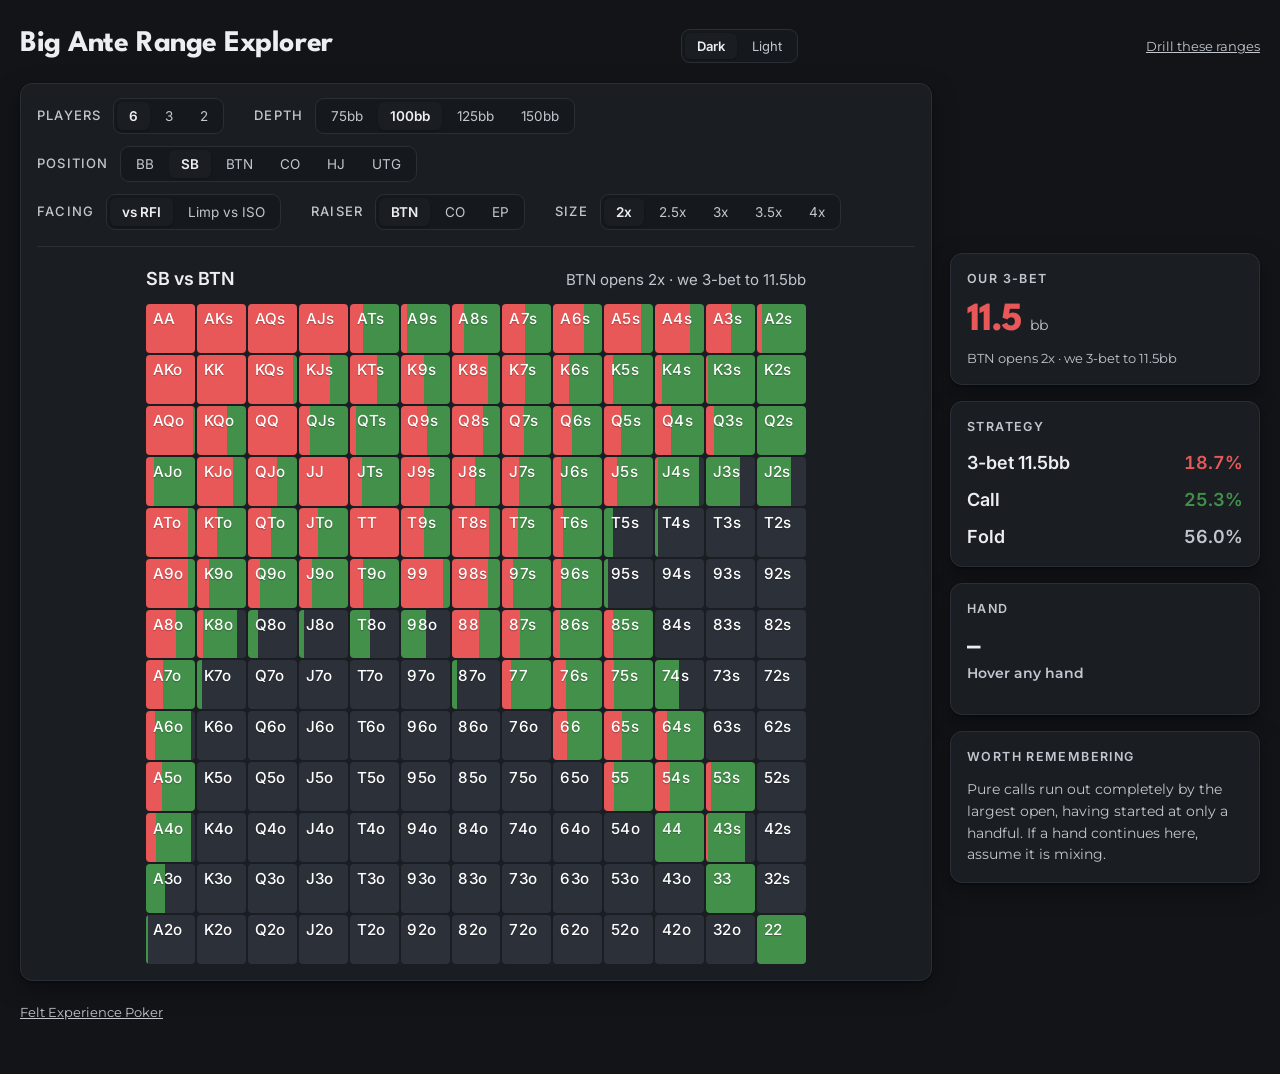
<file: study/big-ante-explorer.html>
<!DOCTYPE html>
<html lang="en">
<head>
<meta charset="utf-8" />
<meta name="viewport" content="width=device-width, initial-scale=1" />
<title>Big Ante Range Explorer – Felt Experience Poker</title>
<meta name="robots" content="noindex, nofollow" />
<link rel="icon" href="/assets/favicon.svg" type="image/svg+xml" />
<link rel="preconnect" href="https://fonts.googleapis.com">
<link rel="preconnect" href="https://fonts.gstatic.com" crossorigin>
<link rel="stylesheet" href="https://fonts.googleapis.com/css2?family=League+Spartan:wght@500;600;700&family=Montserrat:wght@400;500;600&family=Inter:wght@400;500;600&display=swap">
</head>
<body>
<script>
  // Dark unless a light preference was saved.
  let t = 'dark';
  try { if (localStorage.getItem('fe-theme-v1') === 'light') t = 'light'; } catch (e) { /* storage can be unavailable */ }
  document.documentElement.dataset.theme = t;
</script>
<style>
  /* Neutral charcoal in dark, cool gray in light: the grids carry the color,
     so the page around them stays out of the way. */
  :root {
    --bg: #f2f3f5; --panel: #ffffff; --sunk: #eceef1; --line: #dcdfe4;
    --ink: #16191d; --muted: #4f5660; --faint: #737a84;
    --raise: #e95858; --jam: #7c2d8a; --call: #4f9a52; --fold: #a7adb6; --oor: #e4e7eb;
    --shadow: 0 1px 2px rgba(20,24,30,.06), 0 6px 18px rgba(20,24,30,.06);
    --focus: #2f6d8f;
  }
  @media (prefers-color-scheme: dark) {
    :root:not([data-theme="light"]) {
      --bg: #121418; --panel: #1a1d22; --sunk: #15181c; --line: #2a2f37;
      --ink: #eceef1; --muted: #c2c7cf; --faint: #9aa1ab;
      --raise: #e95858; --jam: #9c4bab; --call: #43904a; --fold: #2c3139; --oor: #1a1d22;
      --shadow: 0 1px 2px rgba(0,0,0,.4), 0 8px 24px rgba(0,0,0,.34);
      --focus: #7fb6d4;
    }
  }
  :root[data-theme="dark"] {
    --bg: #121418; --panel: #1a1d22; --sunk: #15181c; --line: #2a2f37;
    --ink: #eceef1; --muted: #c2c7cf; --faint: #9aa1ab;
    --raise: #e95858; --jam: #9c4bab; --call: #43904a; --fold: #2c3139; --oor: #1a1d22;
    --shadow: 0 1px 2px rgba(0,0,0,.4), 0 8px 24px rgba(0,0,0,.34);
    --focus: #7fb6d4;
  }

  * { box-sizing: border-box; }
  body {
    margin: 0; background: var(--bg); color: var(--ink);
    font-family: Montserrat, ui-sans-serif, system-ui, sans-serif;
    font-size: 15px; line-height: 1.5; -webkit-font-smoothing: antialiased;
  }
  .shell { max-width: 1400px; margin: 0 auto; padding: 22px 20px 52px; }

  .top { display: flex; align-items: baseline; justify-content: space-between; gap: 16px; flex-wrap: wrap; margin-bottom: 16px; }
  .top a { font-size: 13px; color: var(--muted); }
  .gameseg { align-self: center; }
  .gameseg button { font-size: 13px; padding: 6px 14px; }
  .gameseg button[aria-pressed="true"] { color: var(--call); }
  .card[hidden] { display: none; }
  h1 {
    font-family: 'League Spartan', system-ui, sans-serif; font-weight: 700;
    font-size: clamp(23px, 2.5vw, 30px); letter-spacing: -.015em;
    margin: 0; color: var(--ink);
  }

  .card {
    background: var(--panel); border: 1px solid var(--line);
    border-radius: 12px; box-shadow: var(--shadow); padding: 16px;
  }
  .card > h2 {
    font-family: Inter, ui-sans-serif, system-ui, sans-serif; font-size: 12.5px;
    font-weight: 600; letter-spacing: .11em; text-transform: uppercase;
    color: var(--muted); margin: 0 0 12px;
  }

  /* ---- picker: two groups per row, in one grid so the four boxes line up ----
     The groups are display:contents so their label and their segment become
     grid items in their own right, which is what lets a column be shared
     between the row above and the row below. */
  /* The settings sit at the top of the grid's own card, ruled off from it,
     so the two read as one panel. */
  .picker { margin-top: -2px; margin-bottom: 18px; padding: 0 0 16px; border-bottom: 1px solid var(--line);
            display: flex; flex-direction: column; gap: 11px; }
  /* Each setting is a label and its buttons, kept together: when a line runs
     out of room a whole setting moves down rather than splitting. The spot
     always starts the second line, so it stays put as other settings come and go. */
  .prow { display: flex; flex-direction: column; gap: 12px; }
  .pline { display: flex; flex-wrap: wrap; gap: 12px 30px; align-items: center; }
  .grp { display: flex; align-items: center; gap: 12px; }
  /* Each box hugs its own buttons rather than filling the column: the raiser
     list is one entry in some spots, and a lone button in a full-width box
     reads like an empty field. The shared left edge carries the alignment. */
  .picker .seg { justify-self: start; }
  .lbl {
    font-family: Inter, ui-sans-serif, system-ui, sans-serif; font-size: 13px; font-weight: 500;
    letter-spacing: .09em; text-transform: uppercase; color: var(--muted); white-space: nowrap;
  }
  .seg { display: flex; flex-wrap: wrap; gap: 3px; background: var(--sunk); border: 1px solid var(--line); border-radius: 9px; padding: 3px; }
  .seg button {
    appearance: none; border: 0; background: transparent; color: var(--muted);
    font-family: Inter, ui-sans-serif, system-ui, sans-serif; font-size: 13.5px;
    padding: 6px 12px; border-radius: 6px; cursor: pointer; white-space: nowrap;
  }
  .seg button:hover:not([disabled]) { color: var(--ink); }
  .seg button[aria-pressed="true"] { background: var(--panel); color: var(--ink); font-weight: 600; box-shadow: 0 1px 2px rgba(0,0,0,.16); }
  .seg button[disabled] { opacity: .3; cursor: not-allowed; }
  .seg button:focus-visible, .cell:focus-visible { outline: 2px solid var(--focus); outline-offset: 2px; }
  /* Drawn inside the cell: the grid scrolls sideways on small screens, and its
     overflow clips anything outside the cell edge on the bottom row. */
  .cell.linked { outline: 2px solid var(--focus); outline-offset: -2px; }

  .cols { display: grid; grid-template-columns: minmax(0,1fr) 310px; gap: 18px; align-items: start; }

  /* ---- grid ---- */
  .gridhead { display: flex; justify-content: space-between; align-items: baseline; gap: 14px; flex-wrap: wrap; margin-bottom: 12px; }
  .gridhead strong { font-family: Inter, ui-sans-serif, system-ui, sans-serif; font-size: 18px; font-weight: 600; }
  /* Title on the left, what happened on the right, one line: the Strategy
     card carries the frequencies, so the grid can start higher. */
  .gridhead .sub { font-size: 15px; color: var(--muted); font-family: Inter, ui-sans-serif, system-ui, sans-serif; font-weight: 400; }
  .mix { font-family: Inter, ui-sans-serif, system-ui, sans-serif; font-size: 15px; color: var(--muted); font-variant-numeric: tabular-nums; white-space: nowrap; }
  .mix .k { display: inline-block; width: 11px; height: 11px; border-radius: 2px; margin: 0 7px 0 16px; }
  .mix .k:first-child { margin-left: 0; }
  .mix .k.r { background: var(--raise); }
  .mix .k.j { background: var(--jam); }
  .mix .k.c { background: var(--call); }
  .mix .k.f { background: var(--fold); }

  /* The grid is square, so at full column width it runs well below the fold on
     a laptop. Cap it by the height actually available, and let the labels keep
     a floor so shrinking the grid does not shrink them out of readability. */
  .gridwrap {
    overflow-x: auto; container-type: inline-size; margin-inline: auto;
    max-width: min(100%, max(660px, 100vh - 250px));
    max-width: min(100%, max(660px, 100dvh - 250px));
  }
  /* The heading and legend track the grid's width so they line up with its
     edges rather than the full card. */
  .gridhead {
    margin-inline: auto;
    max-width: min(100%, max(660px, 100vh - 250px));
    max-width: min(100%, max(660px, 100dvh - 250px));
  }
  .grid { display: grid; grid-template-columns: repeat(13, minmax(36px, 1fr)); gap: 2px; min-width: 500px; }

  .cell {
    appearance: none; border: 0; aspect-ratio: 1; border-radius: 4px;
    font-family: Inter, ui-sans-serif, system-ui, sans-serif;
    font-size: clamp(11px, 2.3cqw, 17px); font-weight: 500; letter-spacing: .02em;
    /* Top left like Wizard. With the fills running left to right a centred
       label often straddles a color boundary; this one sits on a single band. */
    display: flex; align-items: flex-start; justify-content: flex-start;
    padding: .35em 0 0 .45em;
    cursor: pointer; position: relative; overflow: hidden;
    color: #fff; transition: opacity .15s ease, transform .1s ease;
  }
  .cell:hover { transform: translateY(-1px); z-index: 4; }
  .cell .t { position: relative; z-index: 2; text-shadow: 0 1px 1px rgba(0,0,0,.3); }
  .cell.oor { color: var(--faint); }
  .cell.oor .t { text-shadow: none; opacity: .55; }

  /* ---- rail ---- */
  .rail { display: flex; flex-direction: column; gap: 16px; }
  .big { display: flex; align-items: baseline; gap: 8px; }
  .big .n {
    font-family: 'League Spartan', system-ui, sans-serif; font-size: 40px;
    font-weight: 700; line-height: 1; letter-spacing: -.03em; color: var(--raise);
    font-variant-numeric: tabular-nums;
  }
  .big .u { font-size: 14px; color: var(--muted); }
  .bigsub { margin: 8px 0 0; font-size: 13px; color: var(--muted); }

  .detail .hand { font-family: Inter, ui-sans-serif, system-ui, sans-serif; font-size: 27px; font-weight: 600; margin: 0; line-height: 1.1; }
  .detail .verdict { font-size: 14px; font-weight: 600; margin: 3px 0 0; color: var(--muted); }
  .detail .nums { margin: 6px 0 8px; font-size: 14px; font-variant-numeric: tabular-nums;
                  display: flex; flex-direction: column; gap: 2px; }
  .detail .nums .a { font-weight: 600; }
  .detail .nums .raise { color: var(--raise); }
  .detail .nums .jam { color: var(--jam); }
  .detail .nums .call { color: var(--call); }
  .detail .nums .fold { color: var(--muted); }
  .detail .why { margin: 0; font-size: 13px; color: var(--muted); }

  #notes { margin: 0; font-size: 14px; color: var(--muted); line-height: 1.55; }

  /* ---- strategy: one row per action, the number in its grid color ---- */
  .ov { display: flex; flex-direction: column; gap: 10px; }
  .ov-row { display: flex; justify-content: space-between; gap: 10px;
            font-family: Inter, ui-sans-serif, system-ui, sans-serif; font-size: 18px; }
  .ov-row { font-weight: 600; }
  .ov-row .pc { font-variant-numeric: tabular-nums; }
  .ov-row.r .pc { color: var(--raise); } .ov-row.j .pc { color: var(--jam); }
  .ov-row.c .pc { color: var(--call); } .ov-row.f .pc { color: var(--muted); }

  .theme button { font-size: 13px; padding: 5px 12px; }
  .foot { margin: 22px 0 0; font-size: 13px; color: var(--faint); }
  .foot a { color: var(--muted); }

  @media (max-width: 920px) {
    .cols { grid-template-columns: minmax(0,1fr); }
  }
</style>

<div class="shell">
  <div class="top">
    <h1>Big Ante Range Explorer</h1>
    <div class="seg theme" role="group" aria-label="Color theme" id="theme-seg"></div>
    <a href="/study/big-ante-drill">Drill these ranges</a>
  </div>

  <div class="cols">
    <div class="card">
      <div class="picker">
        <div class="prow">
          <div class="pline">
            <div class="grp"><span class="lbl" id="l5">Players</span><div class="seg" role="group" aria-labelledby="l5" id="game-seg"></div></div>
            <div class="grp"><span class="lbl" id="l6">Depth</span><div class="seg" role="group" aria-labelledby="l6" id="stack-seg"></div></div>
            <div class="grp"><span class="lbl" id="l1">Position</span><div class="seg" role="group" aria-labelledby="l1" id="hero-seg"></div></div>
          </div>
          <div class="pline">
            <div class="grp"><span class="lbl" id="l2">Facing</span><div class="seg" role="group" aria-labelledby="l2" id="fam-seg"></div></div>
            <div class="grp" id="vs-grp"><span class="lbl" id="l3">Raiser</span><div class="seg" role="group" aria-labelledby="l3" id="vs-seg"></div></div>
            <div class="grp" id="size-grp"><span class="lbl" id="l4">Size</span><div class="seg" role="group" aria-labelledby="l4" id="size-seg"></div></div>
          </div>
        </div>
      </div>
      <div class="gridhead">
        <strong id="spot-title"></strong>
        <span class="sub" id="spot-sub"></span>
      </div>
      <div class="gridwrap">
        <div class="grid" id="grid"></div>
      </div>
    </div>

    <div class="rail">
      <div class="card" id="ours-card">
        <h2 id="ours-label">Our 3-bet</h2>
        <div class="big"><span class="n" id="ours">–</span><span class="u">bb</span></div>
        <p class="bigsub" id="ours-sub"></p>
      </div>

      <div class="card">
        <h2>Strategy</h2>
        <div class="ov" id="overall"></div>
      </div>

      <div class="card detail">
        <h2>Hand</h2>
        <p class="hand" id="d-hand">–</p>
        <p class="verdict" id="d-verdict">Hover any cell</p>
        <p class="nums" id="d-nums"></p>
        <p class="why" id="d-why">Every number is read off the solver grid.</p>
      </div>

      <div class="card">
        <h2>Worth remembering</h2>
        <p id="notes"></p>
      </div>
    </div>
  </div>

  <p class="foot"><a href="https://feltexperiencepoker.com" target="_blank" rel="noopener">Felt Experience Poker</a></p>
</div>

<script src="/study/bigante-ranges.js"></script>
<script>
(function(){
"use strict";


/* ===========================================================================
   Big Ante range explorer.
   =========================================================================== */

const RANKS = ['A','K','Q','J','T','9','8','7','6','5','4','3','2'];
const VAL = { A:14,K:13,Q:12,J:11,T:10,9:9,8:8,7:7,6:6,5:5,4:4,3:3,2:2 };

const HANDS = [];
for (let i = 0; i < 13; i++) {
  for (let j = 0; j < 13; j++) {
    const a = VAL[RANKS[i]], b = VAL[RANKS[j]];
    const hi = Math.max(a, b), lo = Math.min(a, b);
    HANDS.push({
      code: i === j ? RANKS[i] + RANKS[i]
        : (i < j ? RANKS[i] + RANKS[j] + 's' : RANKS[j] + RANKS[i] + 'o'),
      kind: i === j ? 'pair' : (i < j ? 's' : 'o'),
      hi, lo, gap: i === j ? 0 : hi - lo - 1,
    });
  }
}

function decode(row) {
  return row.split(',').map((tok, n) => {
    const h = HANDS[n];
    if (tok === 'X') return { h, oor: true, r: 0, j: 0, c: 0, f: 0 };
    const est = tok.endsWith('!');
    const [r, j, c] = (est ? tok.slice(0, -1) : tok).split('.').map(Number);
    return { h, r, j, c, f: Math.max(0, 100 - r - j - c), est };
  });
}

/* One straight bar per cell: raise, then jam, then call, then fold. No
   hatching, so a 20% fold simply shows as a fifth of the cell in fold gray. */
function paint(c) {
  if (c.oor) return 'var(--oor)';
  const r = c.r, j = r + c.j, k = j + c.c;
  const stops = [];
  if (r > 0) stops.push(`var(--raise) 0 ${r}%`);
  if (c.j > 0) stops.push(`var(--jam) ${r}% ${j}%`);
  if (c.c > 0) stops.push(`var(--call) ${j}% ${k}%`);
  if (c.f > 0) stops.push(`var(--fold) ${k}% 100%`);
  if (!stops.length) return 'var(--fold)';
  if (stops.length === 1) {
    return c.f >= 99.5 ? 'var(--fold)' : c.c >= 99.5 ? 'var(--call)'
      : c.j >= 99.5 ? 'var(--jam)' : 'var(--raise)';
  }
  return `linear-gradient(to right, ${stops.join(', ')})`;
}

const FAM_ORDER = [
  { id: 'first', label: 'First in' },
  { id: 'rfi',  label: 'vs RFI' },
  { id: 'rfic', label: 'vs RFI + Call' },
  { id: 'limp', label: 'Limp vs ISO' },
  { id: 'vs3b', label: 'vs 3-bet' },
  { id: 'hurfi',   label: 'vs Open' },
  { id: 'huvs3b',  label: 'vs 3-bet' },
  { id: 'huvs4b',  label: 'vs 4-bet' },
  { id: 'huvsjam', label: 'vs Jam' },
];
const HERO_ORDER = ['BB', 'SB', 'BTN', 'CO', 'HJ', 'UTG'];
/* The players we face are listed nearest seat first, counted along the
   preflop action. EP is UTG and HJ together, so it takes UTG's seat. */
const ACTION = ['UTG', 'HJ', 'CO', 'BTN', 'SB', 'BB'];
const seat = (p) => ACTION.indexOf(p === 'EP' ? 'UTG' : p);
const away = (sp) => (sp.vs ? Math.abs(seat(sp.hero) - seat(sp.vs)) : 0);
/* The size card names our own bet where we have one. Facing a jam there is no
   raise left, so that spot has nothing to put there and the card comes off. */
const OURS_LABEL = {
  first: 'Our open', rfi: 'Our 3-bet', rfic: 'Our 3-bet', vs3b: 'Their 3-bet', limp: 'Our 3-bet',
  hurfi: 'Our 3-bet', huvs3b: 'Our jam', huvs4b: 'Our jam', huvsjam: null,
};
const GAME_LABEL = { '6max': '6', '3max': '3', hu: '2' };
/* Why a hand is missing from a grid depends on the node. Facing a 4-bet or a
   jam, the hand was dealt and defended; it just did not 3-bet. */
const OOR_LABEL = {
  vs3b: 'opening', limp: 'limping', huvs3b: 'opening',
  huvs4b: '3-betting', huvsjam: '3-betting',
};
const oorText = (fam) => `Not in our ${OOR_LABEL[fam] || 'opening'} range`;
/* A spot can rename an action: first in, the green action is a limp and the
   red one an open. */
const word = (sp, k) => (sp && sp.words && sp.words[k]) || k;
/* Our raise that is not all in, named for what it is in the node and sized
   from the chart: an open first in, a 3-bet facing an open or an iso, and a
   4-bet facing a 3-bet (sized only where the chart names it). */
function raiseName(sp) {
  const size = sp.sizes.find((z) => z.face === state.face) || sp.sizes[0];
  if (sp.fam === 'first') return `open ${size.face}`;
  if (['rfi', 'rfic', 'limp', 'hurfi'].includes(sp.fam)) return `3-bet ${size.ours}bb`;
  if (sp.fam === 'vs3b' || sp.fam === 'huvs3b') return size.fourbet ? `4-bet ${size.fourbet}bb` : '4-bet';
  return 'raise';
}
const GAME_KEY = 'fe-bigante-game-v1';

/* The size is held by its face rather than its index, so switching who
   opened keeps you on the same price where the new spot has one. */
const STACKS = [75, 100, 125, 150];
const STACK_KEY = 'fe-bigante-stack-v1';

const state = { game: '6max', stack: 100, hero: 'SB', fam: 'rfi', vs: null, face: null };
try { const v = localStorage.getItem(GAME_KEY); if (v && GAME_LABEL[v]) state.game = v; }
catch (e) { /* storage can be unavailable; the default stands */ }
try { const v = Number(localStorage.getItem(STACK_KEY)); if (STACKS.includes(v)) state.stack = v; }
catch (e) { /* ditto */ }

const $ = (id) => document.getElementById(id);
const inStack = () => SPOT_DATA.filter((s) => s.stack === state.stack);
const inGame = () => inStack().filter((s) => s.game === state.game);
const branch = () => inGame().filter((s) => s.hero === state.hero && s.fam === state.fam)
  .sort((a, b) => away(a) - away(b));
const spot = () => branch().find((s) => s.vs === state.vs) || branch()[0] || null;

const cells = [];
(function build() {
  const grid = $('grid');
  HANDS.forEach((h) => {
    const b = document.createElement('button');
    b.type = 'button';
    b.className = 'cell';
    b.innerHTML = '<span class="t"></span>';
    b.querySelector('.t').textContent = h.code;
    grid.appendChild(b);
    cells.push(b);
  });
})();

function seg(id, items, isOn, pick) {
  const box = $(id);
  box.innerHTML = '';
  items.forEach((it) => {
    const b = document.createElement('button');
    b.type = 'button';
    b.textContent = it.label;
    b.setAttribute('aria-pressed', String(isOn(it)));
    if (it.off) { b.disabled = true; b.title = it.offText || 'No data for this position'; }
    else b.addEventListener('click', () => pick(it));
    box.appendChild(b);
  });
}

function clearDetail() {
  $('d-hand').textContent = '–';
  $('d-verdict').textContent = 'Hover any hand';
  $('d-nums').innerHTML = '';
  $('d-why').textContent = '';
}

function detail(c) {
  $('d-hand').textContent = c.h.code;
  if (c.oor) {
    $('d-verdict').textContent = oorText(spot().fam);
    $('d-nums').innerHTML = '';
    $('d-why').textContent = 'This hand never reaches the spot, so there is nothing to decide.';
    return;
  }
  $('d-verdict').textContent = '';
  // Each frequency wears the color it has on the grid.
  const parts = [];
  const sp = spot();
  if (c.r) parts.push(`<span class="a raise">${c.r}% ${raiseName(sp)}</span>`);
  if (c.j) parts.push(`<span class="a jam">${c.j}% jam</span>`);
  if (c.c) parts.push(`<span class="a call">${c.c}% ${word(sp, 'call')}</span>`);
  if (c.f) parts.push(`<span class="a fold">${c.f}% fold</span>`);
  $('d-nums').innerHTML = parts.join('');
  $('d-why').textContent = c.est
    ? 'Estimated: this cell was under the cursor in the source capture.' : '';
}

function render() {
  /* Which spots exist depends on the depth: limped pots and heads-up were only
     ever solved at 100bb, and the open sizes differ between depths too. Settle
     the stack first, then let the rest of the picker fall back as it already
     does when a position has no data. */
  const depths = STACKS.filter((n) => SPOT_DATA.some((s) => s.stack === n && s.game === state.game));
  if (!depths.includes(state.stack)) state.stack = depths.includes(100) ? 100 : depths[0];
  const here = inGame();
  const heroes = HERO_ORDER.filter((h) => here.some((s) => s.hero === h));
  if (!heroes.includes(state.hero)) state.hero = heroes[0];
  const fams = FAM_ORDER.filter((f) => here.some((s) => s.hero === state.hero && s.fam === f.id));
  if (!fams.some((f) => f.id === state.fam)) state.fam = fams[0].id;
  const opts = branch();
  if (!opts.some((s) => s.vs === state.vs)) state.vs = opts[0] ? opts[0].vs : null;

  const sp = spot();
  if (!sp) return;
  /* Comparing 3x from the cutoff against 3x from the button is the whole
     point of switching raiser, so hold the face across the change and only
     fall back to the smallest when the new spot does not offer it. */
  let si = sp.sizes.findIndex((z) => z.face === state.face);
  if (si < 0) si = 0;
  state.face = sp.sizes[si].face;
  const size = sp.sizes[si];
  const now = decode(size.g);

  seg('game-seg', Object.entries(GAME_LABEL).map(([v, label]) => ({ label, v })),
    (it) => it.v === state.game,
    (it) => {
      state.game = it.v;
      try { localStorage.setItem(GAME_KEY, it.v); } catch (e) { /* ignore */ }
      /* Don't reach into inGame() here: heads up only exists at 100bb, so from
         any other depth that list is empty. render() settles the stack first
         and then walks position, facing and raiser down to something real. */
      state.vs = null;
      render();
    });

  // Only the depths this player count was solved at; the rest are left off.
  seg('stack-seg', depths.map((n) => ({ label: n + 'bb', v: n })),
    (it) => it.v === state.stack,
    (it) => {
      state.stack = it.v;
      try { localStorage.setItem(STACK_KEY, String(it.v)); } catch (e) { /* ignore */ }
      render();
    });

  // A new position starts on its first-in chart, or its first spot when it has none.
  seg('hero-seg', heroes.map((h) => ({ label: h, v: h })),
    (it) => it.v === state.hero, (it) => { state.hero = it.v; state.fam = 'first'; state.vs = null; render(); });

  // Only the spots this position can actually be in.
  seg('fam-seg', fams.map((f) => ({ label: f.label, v: f.id })),
    (it) => it.v === state.fam, (it) => { state.fam = it.v; render(); });

  // First in there is no raiser to pick.
  $('vs-grp').style.display = sp.vs ? '' : 'none';
  seg('vs-seg', opts.map((o) => ({ label: o.vs, v: o.vs })),
    (it) => it.v === state.vs, (it) => { state.vs = it.v; render(); });

  // One chart, nothing to choose: first in there is a single size.
  $('size-grp').style.display = sp.sizes.length > 1 ? '' : 'none';
  seg('size-seg', sp.sizes.map((z) => ({ label: z.face, v: z.face })),
    (it) => it.v === state.face, (it) => { state.face = it.v; render(); });

  let n = 0, raiseW = 0, jamW = 0, callW = 0, foldW = 0;
  cells.forEach((b, i) => {
    const c = now[i];
    b.style.background = paint(c);
    b.classList.remove('linked');                  // the analyzer's pick only marks the spot it came in on
    b.classList.toggle('oor', !!c.oor);
    b.setAttribute('aria-label', c.oor
      ? `${c.h.code}: ${oorText(sp.fam).toLowerCase()}`
      : `${c.h.code}: ${c.r + c.j}% ${c.j > c.r ? 'jam' : raiseName(sp)}, ${c.c}% ${word(sp, 'call')}, ${c.f}% fold`);
    b.onmouseenter = () => detail(c);
    b.onfocus = () => detail(c);
    b.onblur = clearDetail;
    // Weighted by combos, so the totals are real frequencies: a pair is 6
    // combos, a suited hand 4 and an offsuit hand 12.
    if (!c.oor) {
      const k = c.h.kind === 'pair' ? 6 : c.h.kind === 's' ? 4 : 12;
      n += k; raiseW += k * c.r; jamW += k * c.j; callW += k * c.c; foldW += k * c.f;
    }
  });

  $('spot-title').textContent = sp.title;
  $('spot-sub').textContent = size.sub;
  const oursLabel = OURS_LABEL[sp.fam];
  $('ours-card').hidden = !oursLabel || size.ours == null;
  if (!$('ours-card').hidden) {
    $('ours').textContent = size.ours;
    $('ours-label').textContent = oursLabel;
    $('ours-sub').textContent = size.sub;
  }

  // The jam entry doubles as the legend for the purple, so it only shows up
  // in the spots that actually have one.
  const d = n || 1;
  $('overall').innerHTML = [['r', raiseW, raiseName(sp)], ['j', jamW, 'jam'], ['c', callW, word(sp, 'call')], ['f', foldW, 'fold']]
    .filter(([, v]) => v / d >= 0.05)
    .map(([k, v, nm]) => `<div class="ov-row ${k}"><span>${nm[0].toUpperCase() + nm.slice(1)}</span><span class="pc">${(v / d).toFixed(1)}%</span></div>`).join('');

  $('notes').textContent = sp.note || '';

  // A hand held over from the previous spot would be describing a node we are
  // no longer looking at, so the panel starts empty on every change.
  clearDetail();
}

$('grid').addEventListener('mouseleave', clearDetail);

/* Opened from the analyzer for a hand that is never in our range at a spot:
   ?stack=100&fam=vs3b&hero=CO&vs=BB&face=18bb&hand=94o lands on that spot with
   the hand picked out. Nothing here is saved as a preference. */
const link = new URLSearchParams(location.search);
if (link.get('hero')) {
  const n = Number(link.get('stack'));
  const hit = SPOT_DATA.find((s) => s.stack === n && s.fam === link.get('fam')
    && s.hero === link.get('hero') && s.vs === link.get('vs'));
  if (hit) {
    Object.assign(state, { game: hit.game, stack: hit.stack, hero: hit.hero,
      fam: hit.fam, vs: hit.vs, face: link.get('face') });
  }
}

/* Dark or light. Dark until light is picked; the pick is remembered and
   shared by the other explorers on this login. */
function paintTheme() {
  const cur = document.documentElement.dataset.theme || 'dark';
  seg('theme-seg', [{ label: 'Dark', v: 'dark' }, { label: 'Light', v: 'light' }],
    (it) => it.v === cur,
    (it) => {
      document.documentElement.dataset.theme = it.v;
      try { localStorage.setItem('fe-theme-v1', it.v); } catch (e) { /* ignore */ }
      paintTheme();
    });
}
paintTheme();
render();

/* Drop the rail so its STRATEGY heading sits on the same line as the chart
   title, centred on it since the title is the bigger text, beside the chart it
   sums up. The picker and the title above
   the grid can wrap to more lines, so measure rather than fix it; stacked on a
   narrow screen the rail just follows the chart. */
function alignRail() {
  const rail = document.querySelector('.rail');
  rail.style.marginTop = '';
  if (getComputedStyle(document.querySelector('.cols')).gridTemplateColumns.split(' ').length < 2) return;
  const mid = (el) => { const r = document.createRange(); r.selectNodeContents(el); const b = r.getBoundingClientRect(); return (b.top + b.bottom) / 2; };
  const gap = mid($('spot-title')) - mid(rail.querySelector('h2'));
  rail.style.marginTop = Math.max(0, gap) + 'px';
}
const watch = new ResizeObserver(alignRail);
watch.observe(document.querySelector('.picker'));
watch.observe(document.querySelector('.gridhead'));
addEventListener('resize', alignRail);
clearDetail();
if (link.get('hand')) {
  const i = HANDS.findIndex((h) => h.code === link.get('hand'));
  if (i >= 0) {
    cells[i].classList.add('linked');
    cells[i].focus();
    // A background tab never fires the focus event, so fill the panel directly.
    if (cells[i].onfocus) cells[i].onfocus();
  }
}

})();
</script>

</body>
</html>
</file>
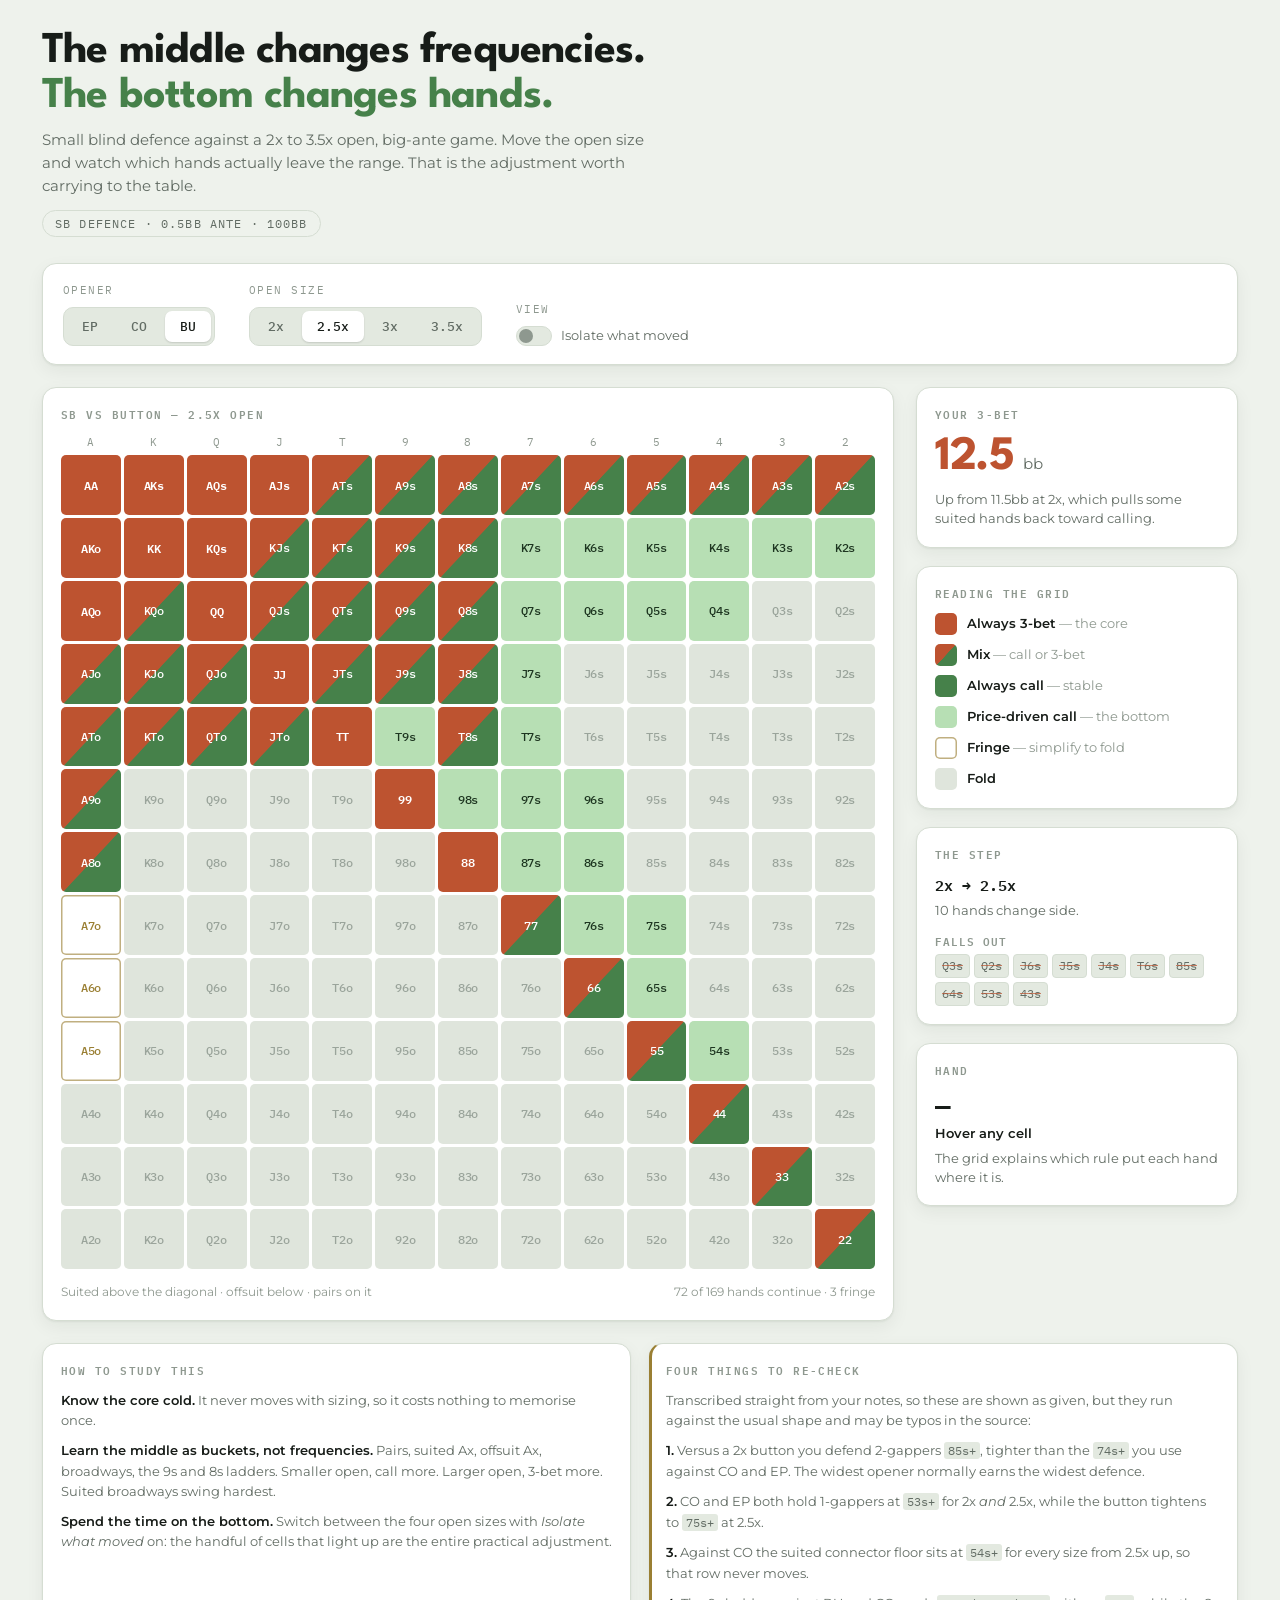
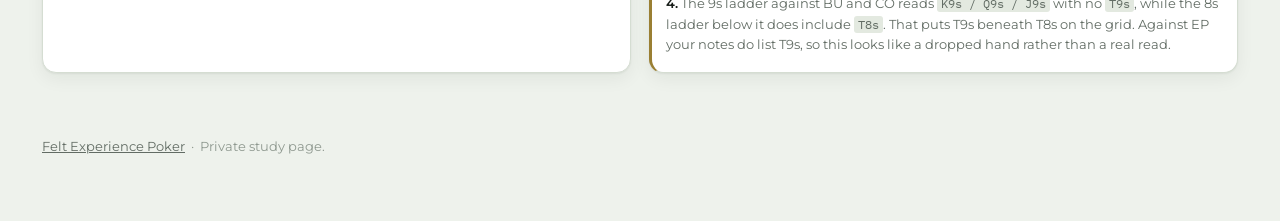
<file: study/small-blind-frontiers.html>
<!DOCTYPE html>
<html lang="en">
<head>
<meta charset="utf-8" />
<meta name="viewport" content="width=device-width, initial-scale=1" />
<title>Small Blind Frontiers – Felt Experience Poker</title>
<meta name="robots" content="noindex, nofollow" />
<link rel="icon" href="/assets/favicon.svg" type="image/svg+xml" />
<link rel="preconnect" href="https://fonts.googleapis.com">
<link rel="preconnect" href="https://fonts.gstatic.com" crossorigin>
<link rel="stylesheet" href="https://fonts.googleapis.com/css2?family=League+Spartan:wght@500;600;700&family=Montserrat:wght@400;500;600&family=IBM+Plex+Mono:wght@400;500;600&display=swap">
</head>
<body>
<style>
  /* Light is the base set. Neutrals carry a slight green bias so they sit
     with the sage rather than beside it. */
  :root {
    --bg: #eef2ec;
    --panel: #ffffff;
    --sunk: #e3e9e0;
    --line: #d5ddd2;
    --ink: #171c18;
    --muted: #626c64;
    --faint: #8e988f;

    --raise: #bd5330;
    --raise-ink: #ffffff;
    --call: #46814a;
    --call-ink: #ffffff;
    --price: #b7dfb4;
    --price-ink: #1d3520;
    --fringe: #9a7f33;
    --fold: #dfe5dc;
    --fold-ink: #9aa49b;

    --shadow: 0 1px 2px rgba(20,30,22,.06), 0 6px 18px rgba(20,30,22,.06);
    --focus: #2f6d8f;
  }

  @media (prefers-color-scheme: dark) {
    :root:not([data-theme="light"]) {
      --bg: #0e110e;
      --panel: #171b17;
      --sunk: #121612;
      --line: #262d26;
      --ink: #eaefe8;
      --muted: #98a29a;
      --faint: #6d766f;

      --raise: #cd6236;
      --raise-ink: #fdf4ef;
      --call: #55924f;
      --call-ink: #f2f8f0;
      --price: #38683d;
      --price-ink: #dcefda;
      --fringe: #b59a4d;
      --fold: #212721;
      --fold-ink: #5d665e;

      --shadow: 0 1px 2px rgba(0,0,0,.4), 0 8px 24px rgba(0,0,0,.34);
      --focus: #7fb6d4;
    }
  }

  /* Explicit dark choice wins over a light OS. */
  :root[data-theme="dark"] {
    --bg: #0e110e;
    --panel: #171b17;
    --sunk: #121612;
    --line: #262d26;
    --ink: #eaefe8;
    --muted: #98a29a;
    --faint: #6d766f;

    --raise: #cd6236;
    --raise-ink: #fdf4ef;
    --call: #55924f;
    --call-ink: #f2f8f0;
    --price: #38683d;
    --price-ink: #dcefda;
    --fringe: #b59a4d;
    --fold: #212721;
    --fold-ink: #5d665e;

    --shadow: 0 1px 2px rgba(0,0,0,.4), 0 8px 24px rgba(0,0,0,.34);
    --focus: #7fb6d4;
  }

  * { box-sizing: border-box; }

  body {
    margin: 0;
    background: var(--bg);
    color: var(--ink);
    font-family: Montserrat, ui-sans-serif, system-ui, sans-serif;
    font-size: 15px;
    line-height: 1.55;
    -webkit-font-smoothing: antialiased;
  }

  .shell {
    max-width: 1240px;
    margin: 0 auto;
    padding: 30px 22px 64px;
  }

  /* ---------- masthead ---------- */
  header { margin-bottom: 26px; }

  h1 {
    font-family: 'League Spartan', ui-sans-serif, system-ui, sans-serif;
    font-weight: 700;
    font-size: clamp(30px, 4.4vw, 44px);
    line-height: 1.02;
    letter-spacing: -.018em;
    margin: 0 0 8px;
    text-wrap: balance;
  }
  h1 em {
    font-style: normal;
    color: var(--call);
  }
  .standfirst {
    margin: 0;
    max-width: 62ch;
    color: var(--muted);
    font-size: 15px;
  }
  .stakes {
    display: inline-block;
    margin-top: 12px;
    font-family: 'IBM Plex Mono', ui-monospace, monospace;
    font-size: 11.5px;
    letter-spacing: .1em;
    text-transform: uppercase;
    color: var(--muted);
    border: 1px solid var(--line);
    border-radius: 999px;
    padding: 4px 12px;
  }

  /* ---------- controls ---------- */
  .controls {
    display: flex;
    flex-wrap: wrap;
    gap: 22px 34px;
    align-items: flex-end;
    padding: 18px 20px;
    background: var(--panel);
    border: 1px solid var(--line);
    border-radius: 14px;
    box-shadow: var(--shadow);
    margin-bottom: 22px;
  }

  .field { display: flex; flex-direction: column; gap: 8px; }

  .field > .lbl {
    font-family: 'IBM Plex Mono', ui-monospace, monospace;
    font-size: 10.5px;
    letter-spacing: .14em;
    text-transform: uppercase;
    color: var(--faint);
  }

  .seg {
    display: inline-flex;
    background: var(--sunk);
    border: 1px solid var(--line);
    border-radius: 10px;
    padding: 3px;
    gap: 3px;
  }
  .seg button {
    appearance: none;
    border: 0;
    background: transparent;
    color: var(--muted);
    font-family: 'IBM Plex Mono', ui-monospace, monospace;
    font-size: 13px;
    font-weight: 500;
    padding: 7px 15px;
    border-radius: 7px;
    cursor: pointer;
    white-space: nowrap;
    transition: background .14s ease, color .14s ease;
  }
  .seg button:hover { color: var(--ink); }
  .seg button[aria-pressed="true"] {
    background: var(--panel);
    color: var(--ink);
    box-shadow: 0 1px 2px rgba(0,0,0,.14);
  }
  .seg button:focus-visible,
  .toggle input:focus-visible + .track,
  .cell:focus-visible {
    outline: 2px solid var(--focus);
    outline-offset: 2px;
  }

  .toggle {
    display: inline-flex;
    align-items: center;
    gap: 9px;
    cursor: pointer;
    font-size: 13px;
    color: var(--muted);
    user-select: none;
  }
  .toggle input { position: absolute; opacity: 0; width: 0; height: 0; }
  .toggle .track {
    width: 36px; height: 20px;
    background: var(--sunk);
    border: 1px solid var(--line);
    border-radius: 999px;
    position: relative;
    transition: background .16s ease;
    flex: none;
  }
  .toggle .track::after {
    content: "";
    position: absolute;
    inset: 2px auto 2px 2px;
    width: 14px;
    background: var(--faint);
    border-radius: 999px;
    transition: transform .16s ease, background .16s ease;
  }
  .toggle input:checked + .track { background: color-mix(in srgb, var(--call) 26%, var(--sunk)); }
  .toggle input:checked + .track::after { transform: translateX(16px); background: var(--call); }

  /* ---------- main split ---------- */
  .split {
    display: grid;
    grid-template-columns: minmax(0, 1fr) 322px;
    gap: 22px;
    align-items: start;
  }

  .card {
    background: var(--panel);
    border: 1px solid var(--line);
    border-radius: 14px;
    box-shadow: var(--shadow);
    padding: 18px;
  }

  .card > h2 {
    font-family: 'IBM Plex Mono', ui-monospace, monospace;
    font-size: 10.5px;
    font-weight: 600;
    letter-spacing: .14em;
    text-transform: uppercase;
    color: var(--faint);
    margin: 0 0 12px;
  }

  /* ---------- the grid ---------- */
  .gridwrap { overflow-x: auto; }

  .grid {
    display: grid;
    grid-template-columns: repeat(13, minmax(38px, 1fr));
    gap: 3px;
    min-width: 546px;
  }

  .cell {
    appearance: none;
    border: 0;
    aspect-ratio: 1;
    border-radius: 5px;
    font-family: 'IBM Plex Mono', ui-monospace, monospace;
    font-size: clamp(9.5px, 1.05vw, 12px);
    font-weight: 500;
    letter-spacing: -.02em;
    display: flex;
    align-items: center;
    justify-content: center;
    cursor: pointer;
    position: relative;
    background: var(--fold);
    color: var(--fold-ink);
    transition: opacity .18s ease, transform .12s ease;
  }
  .cell:hover { transform: translateY(-1px); z-index: 2; }

  .cell[data-cat="core"]   { background: var(--raise); color: var(--raise-ink); font-weight: 600; }
  .cell[data-cat="stable"] { background: var(--call);  color: var(--call-ink); }
  .cell[data-cat="mix"] {
    /* A literal split: this hand is doing both things. */
    background: linear-gradient(133deg, var(--raise) 0 49.5%, var(--call) 50.5% 100%);
    color: var(--raise-ink);
  }
  .cell[data-cat="price"]  { background: var(--price); color: var(--price-ink); }
  .cell[data-cat="fringe"] {
    background: transparent;
    color: var(--fringe);
    box-shadow: inset 0 0 0 1.5px color-mix(in srgb, var(--fringe) 62%, transparent);
  }

  /* Diff mode: everything that survives the step goes quiet. */
  .grid.diffing .cell { opacity: .17; }
  .grid.diffing .cell[data-moved="1"] { opacity: 1; }
  .grid.diffing .cell[data-moved="1"]::after {
    content: "";
    position: absolute;
    inset: -3px;
    border-radius: 7px;
    box-shadow: 0 0 0 2px var(--ink);
    animation: pop .34s ease-out;
  }
  @keyframes pop {
    from { transform: scale(.82); opacity: 0; }
    to   { transform: scale(1); opacity: 1; }
  }
  @media (prefers-reduced-motion: reduce) {
    .grid.diffing .cell[data-moved="1"]::after { animation: none; }
    .cell:hover { transform: none; }
  }

  .axis {
    display: grid;
    grid-template-columns: repeat(13, minmax(38px, 1fr));
    gap: 3px;
    min-width: 546px;
    margin-bottom: 5px;
  }
  .axis span {
    text-align: center;
    font-family: 'IBM Plex Mono', ui-monospace, monospace;
    font-size: 10.5px;
    color: var(--faint);
  }

  .gridnote {
    margin: 14px 0 0;
    font-size: 12px;
    color: var(--faint);
    display: flex;
    justify-content: space-between;
    gap: 16px;
    flex-wrap: wrap;
  }

  /* ---------- rail ---------- */
  .rail { display: flex; flex-direction: column; gap: 18px; }

  .sizing {
    display: flex;
    align-items: baseline;
    gap: 10px;
  }
  .sizing .n {
    font-family: 'League Spartan', ui-sans-serif, sans-serif;
    font-size: 48px;
    font-weight: 700;
    line-height: 1;
    letter-spacing: -.03em;
    color: var(--raise);
    font-variant-numeric: tabular-nums;
  }
  .sizing .u { font-size: 15px; color: var(--muted); }
  .sizing-sub {
    margin: 8px 0 0;
    font-size: 12.5px;
    color: var(--muted);
  }

  .legend { display: flex; flex-direction: column; gap: 9px; }
  .legend div { display: flex; align-items: center; gap: 10px; font-size: 12.5px; }
  .legend .sw {
    width: 22px; height: 22px; border-radius: 5px; flex: none;
    background: var(--fold);
  }
  .legend .sw.core   { background: var(--raise); }
  .legend .sw.stable { background: var(--call); }
  .legend .sw.mix    { background: linear-gradient(133deg, var(--raise) 0 49.5%, var(--call) 50.5% 100%); }
  .legend .sw.price  { background: var(--price); }
  .legend .sw.fringe { background: transparent; box-shadow: inset 0 0 0 1.5px color-mix(in srgb, var(--fringe) 62%, transparent); }
  .legend b { font-weight: 600; }
  .legend i { font-style: normal; color: var(--faint); }

  .step-head {
    font-family: 'IBM Plex Mono', ui-monospace, monospace;
    font-size: 15px;
    font-weight: 600;
    margin: 0 0 4px;
  }
  .step-count { margin: 0 0 12px; font-size: 12.5px; color: var(--muted); }
  .movers { display: flex; flex-direction: column; gap: 10px; }
  .movers h3 {
    font-family: 'IBM Plex Mono', ui-monospace, monospace;
    font-size: 10.5px;
    letter-spacing: .1em;
    text-transform: uppercase;
    color: var(--faint);
    margin: 0 0 5px;
    font-weight: 600;
  }
  .chips { display: flex; flex-wrap: wrap; gap: 4px; }
  .chip {
    font-family: 'IBM Plex Mono', ui-monospace, monospace;
    font-size: 11.5px;
    padding: 2px 6px;
    border-radius: 4px;
    background: var(--sunk);
    border: 1px solid var(--line);
  }
  .chip.out { color: var(--muted); text-decoration: line-through; text-decoration-color: color-mix(in srgb, var(--raise) 70%, transparent); }
  .chip.in  { color: var(--price-ink); background: var(--price); border-color: transparent; }
  .none { font-size: 12.5px; color: var(--faint); margin: 0; }

  .detail .hand {
    font-family: 'IBM Plex Mono', ui-monospace, monospace;
    font-size: 26px;
    font-weight: 600;
    margin: 0;
    line-height: 1.1;
  }
  .detail .verdict {
    font-size: 13px;
    font-weight: 600;
    margin: 4px 0 6px;
  }
  .detail .why { margin: 0; font-size: 12.5px; color: var(--muted); }

  /* ---------- notes ---------- */
  .notes {
    margin-top: 22px;
    display: grid;
    grid-template-columns: repeat(auto-fit, minmax(268px, 1fr));
    gap: 18px;
  }
  .notes p { margin: 0 0 10px; font-size: 13px; color: var(--muted); }
  .notes p:last-child { margin-bottom: 0; }
  .notes strong { color: var(--ink); font-weight: 600; }
  .notes code {
    font-family: 'IBM Plex Mono', ui-monospace, monospace;
    font-size: 12px;
    background: var(--sunk);
    padding: 1px 4px;
    border-radius: 3px;
  }
  .flag { border-left: 3px solid var(--fringe); padding-left: 14px; }

  @media (max-width: 940px) {
    .split { grid-template-columns: minmax(0, 1fr); }
    .rail { order: 2; }
  }
</style>

<div class="shell">
  <header>
    <h1>The middle changes frequencies.<br><em>The bottom changes hands.</em></h1>
    <p class="standfirst">
      Small blind defence against a 2x to 3.5x open, big-ante game. Move the open size and watch
      which hands actually leave the range. That is the adjustment worth carrying to the table.
    </p>
    <span class="stakes">SB defence · 0.5bb ante · 100bb</span>
  </header>

  <div class="controls">
    <div class="field">
      <span class="lbl" id="lbl-pos">Opener</span>
      <div class="seg" role="group" aria-labelledby="lbl-pos" id="pos-seg"></div>
    </div>
    <div class="field">
      <span class="lbl" id="lbl-size">Open size</span>
      <div class="seg" role="group" aria-labelledby="lbl-size" id="size-seg"></div>
    </div>
    <div class="field">
      <span class="lbl">View</span>
      <label class="toggle">
        <input type="checkbox" id="diff-toggle">
        <span class="track"></span>
        <span>Isolate what moved</span>
      </label>
    </div>
  </div>

  <div class="split">
    <div class="card">
      <h2 id="grid-title">Range</h2>
      <div class="gridwrap">
        <div class="axis" id="axis" aria-hidden="true"></div>
        <div class="grid" id="grid"></div>
      </div>
      <p class="gridnote">
        <span>Suited above the diagonal · offsuit below · pairs on it</span>
        <span id="counts"></span>
      </p>
    </div>

    <div class="rail">
      <div class="card">
        <h2>Your 3-bet</h2>
        <div class="sizing"><span class="n" id="threeb">—</span><span class="u">bb</span></div>
        <p class="sizing-sub" id="threeb-sub"></p>
      </div>

      <div class="card">
        <h2>Reading the grid</h2>
        <div class="legend">
          <div><span class="sw core"></span><span><b>Always 3-bet</b> <i>— the core</i></span></div>
          <div><span class="sw mix"></span><span><b>Mix</b> <i>— call or 3-bet</i></span></div>
          <div><span class="sw stable"></span><span><b>Always call</b> <i>— stable</i></span></div>
          <div><span class="sw price"></span><span><b>Price-driven call</b> <i>— the bottom</i></span></div>
          <div><span class="sw fringe"></span><span><b>Fringe</b> <i>— simplify to fold</i></span></div>
          <div><span class="sw"></span><span><b>Fold</b></span></div>
        </div>
      </div>

      <div class="card">
        <h2>The step</h2>
        <p class="step-head" id="step-head">—</p>
        <p class="step-count" id="step-count"></p>
        <div class="movers" id="movers"></div>
      </div>

      <div class="card detail">
        <h2>Hand</h2>
        <p class="hand" id="d-hand">—</p>
        <p class="verdict" id="d-verdict">Hover any cell</p>
        <p class="why" id="d-why">The grid explains which rule put each hand where it is.</p>
      </div>
    </div>
  </div>

  <div class="notes">
    <div class="card">
      <h2>How to study this</h2>
      <p><strong>Know the core cold.</strong> It never moves with sizing, so it costs nothing to memorise once.</p>
      <p><strong>Learn the middle as buckets, not frequencies.</strong> Pairs, suited Ax, offsuit Ax, broadways, the 9s and 8s ladders. Smaller open, call more. Larger open, 3-bet more. Suited broadways swing hardest.</p>
      <p><strong>Spend the time on the bottom.</strong> Switch between the four open sizes with <em>Isolate what moved</em> on: the handful of cells that light up are the entire practical adjustment.</p>
    </div>
    <div class="card flag">
      <h2>Four things to re-check</h2>
      <p>Transcribed straight from your notes, so these are shown as given, but they run against the usual shape and may be typos in the source:</p>
      <p><strong>1.</strong> Versus a 2x button you defend 2-gappers <code>85s+</code>, tighter than the <code>74s+</code> you use against CO and EP. The widest opener normally earns the widest defence.</p>
      <p><strong>2.</strong> CO and EP both hold 1-gappers at <code>53s+</code> for 2x <em>and</em> 2.5x, while the button tightens to <code>75s+</code> at 2.5x.</p>
      <p><strong>3.</strong> Against CO the suited connector floor sits at <code>54s+</code> for every size from 2.5x up, so that row never moves.</p>
      <p><strong>4.</strong> The 9s ladder against BU and CO reads <code>K9s / Q9s / J9s</code> with no <code>T9s</code>, while the 8s ladder below it does include <code>T8s</code>. That puts T9s beneath T8s on the grid. Against EP your notes do list T9s, so this looks like a dropped hand rather than a real read.</p>
    </div>
  </div>
</div>

<script>
(function () {
  "use strict";

  var RANKS = ['A','K','Q','J','T','9','8','7','6','5','4','3','2'];
  var VAL = { A:14, K:13, Q:12, J:11, T:10, '9':9, '8':8, '7':7, '6':6, '5':5, '4':4, '3':3, '2':2 };
  var SIZES = [2, 2.5, 3, 3.5];

  // --- hand model -----------------------------------------------------------
  // Grid convention: row index is the higher card above the diagonal.
  function handAt(i, j) {
    var a = VAL[RANKS[i]], b = VAL[RANKS[j]];
    if (i === j) return { code: RANKS[i] + RANKS[i], kind: 'pair', v: a, hi: a, lo: a, gap: 0 };
    var hi = Math.max(a, b), lo = Math.min(a, b);
    var name = RANKS[Math.min(i, j)] + RANKS[Math.max(i, j)];
    return {
      code: name + (i < j ? 's' : 'o'),
      kind: i < j ? 's' : 'o',
      v: 0, hi: hi, lo: lo, gap: hi - lo - 1
    };
  }

  var suitedBroadway = function (h) { return h.kind === 's' && h.hi <= 13 && h.lo >= 10; };
  var offsuitBroadway = function (h) { return h.kind === 'o' && h.hi <= 13 && h.lo >= 10; };
  var suitedAx = function (h, maxLo) { return h.kind === 's' && h.hi === 14 && h.lo <= maxLo; };
  var offsuitAx = function (h, loMin, loMax) {
    return h.kind === 'o' && h.hi === 14 && h.lo >= loMin && h.lo <= loMax;
  };
  var ladder = function (h, low, hiMin) { return h.kind === 's' && h.lo === low && h.hi >= hiMin; };
  var oneOf = function (list) { return function (h) { return list.indexOf(h.code) >= 0; }; };

  // --- the three spots ------------------------------------------------------
  var SPOTS = {
    EP: {
      label: 'EP',
      full: 'UTG / HJ',
      threeB: { 2: 14, 2.5: 14, 3: 16, 3.5: 16 },
      core: function (h) {
        return (h.kind === 'pair' && h.v >= 10) || h.code === 'AKs' || h.code === 'AKo' || h.code === 'AQs';
      },
      coreText: 'TT+ / AK / AQs',
      stable: function (h) { return (h.kind === 'pair' && h.v <= 7) || h.code === 'AJs'; },
      stableText: '22–77 / AJs',
      middle: function (h) {
        return (h.kind === 'pair' && (h.v === 8 || h.v === 9))
          || suitedAx(h, 10)
          || offsuitAx(h, 10, 12)
          || h.code === 'KQo' || h.code === 'KJo'
          || suitedBroadway(h)
          || ladder(h, 9, 10);
      },
      bottom: {
        2:   { K:2, Q:2, J:7, T:7, sc:3, g1:3, g2:4 },
        2.5: { K:2, Q:7, J:8, T:7, sc:4, g1:3, g2:6 },
        3:   { K:5, Q:8, J:8, T:8, sc:4, g1:6, g2:8 },
        3.5: { K:7, Q:9, J:9, T:8, sc:4, g1:7, g2:9 }
      },
      fringe: {
        2:   ['A9o','KTo','QJo','QTo','JTo'],
        2.5: ['A9o','KTo','QJo','QTo','JTo'],
        3:   ['KTo','QJo'],
        3.5: ['KTo','QJo']
      }
    },

    CO: {
      label: 'CO',
      full: 'Cutoff',
      threeB: { 2: 13.5, 2.5: 14, 3: 14.5, 3.5: 16 },
      core: function (h) {
        return (h.kind === 'pair' && h.v >= 9)
          || h.code === 'AQs' || h.code === 'AKs' || h.code === 'AQo' || h.code === 'AKo';
      },
      coreText: '99+ / AQs+ / AQo+',
      stable: function (h) { return h.kind === 'pair' && h.v <= 5; },
      stableText: '22–55',
      middle: function (h) {
        return (h.kind === 'pair' && h.v >= 6 && h.v <= 8)
          || suitedAx(h, 11)
          || offsuitAx(h, 9, 11)
          || suitedBroadway(h)
          || offsuitBroadway(h)
          || ladder(h, 9, 11)
          || ladder(h, 8, 10);
      },
      bottom: {
        2:   { K:2, Q:2, J:5, T:6, sc:3, g1:3, g2:4 },
        2.5: { K:2, Q:4, J:7, T:7, sc:4, g1:3, g2:6 },
        3:   { K:4, Q:7, J:8, T:7, sc:4, g1:5, g2:7 },
        3.5: { K:5, Q:8, J:8, T:8, sc:4, g1:7, g2:8 }
      },
      fringe: {
        2:   ['A8o','A7o','A5o','K9o','Q9o','J9o','T9o'],
        2.5: ['A8o','A7o','A5o'],
        3:   [],
        3.5: []
      }
    },

    BU: {
      label: 'BU',
      full: 'Button',
      threeB: { 2: 11.5, 2.5: 12.5, 3: 12.5, 3.5: 14 },
      core: function (h) {
        return (h.kind === 'pair' && h.v >= 8)
          || (h.kind === 's' && h.hi === 14 && h.lo >= 11)
          || (h.kind === 'o' && h.hi === 14 && h.lo >= 12)
          || h.code === 'KQs';
      },
      coreText: '88+ / AJs+ / AQo+ / KQs',
      stable: null,
      stableText: null,
      middle: function (h) {
        return (h.kind === 'pair' && h.v <= 7)
          || suitedAx(h, 10)
          || offsuitAx(h, 8, 11)
          || suitedBroadway(h)
          || offsuitBroadway(h)
          || ladder(h, 9, 11)
          || ladder(h, 8, 10);
      },
      bottom: {
        2:   { K:2, Q:2, J:4, T:6, sc:3, g1:3, g2:5 },
        2.5: { K:2, Q:4, J:7, T:7, sc:4, g1:5, g2:6 },
        3:   { K:4, Q:7, J:8, T:7, sc:4, g1:7, g2:7 },
        3.5: { K:5, Q:8, J:8, T:8, sc:5, g1:7, g2:8 }
      },
      fringe: {
        2:   ['A7o','A6o','A5o','K9o','Q9o','J9o','T9o'],
        2.5: ['A7o','A6o','A5o'],
        3:   [],
        3.5: []
      }
    }
  };

  var FLOOR_KEY = { 13: 'K', 12: 'Q', 11: 'J', 10: 'T' };
  var CHAR = {};
  RANKS.forEach(function (r) { CHAR[VAL[r]] = r; });

  // Which bottom rule, if any, keeps this hand in. Returned so the detail
  // panel can say *why*, not just *what*.
  function bottomRule(h, f) {
    if (h.kind !== 's') return null;
    var key = FLOOR_KEY[h.hi];
    if (key && h.lo >= f[key]) return key + '-high suited, floor ' + key + CHAR[f[key]] + 's';
    if (h.gap === 0 && h.lo >= f.sc) return 'suited connector';
    if (h.gap === 1 && h.lo >= f.g1) return 'suited 1-gapper';
    if (h.gap === 2 && h.lo >= f.g2) return 'suited 2-gapper';
    return null;
  }

  function classify(spotKey, size, h) {
    var s = SPOTS[spotKey];
    if (s.core(h)) return { cat: 'core', why: 'Core 3-bet: ' + s.coreText + '. This never moves with the open size.' };
    if (s.stable && s.stable(h)) return { cat: 'stable', why: 'Stable call: ' + s.stableText + '. Same call at every open size.' };
    if (s.middle(h)) return { cat: 'mix', why: 'Middle bucket. Mixes call and 3-bet; a bigger open pushes it toward 3-bet. Learn the bucket, not the frequency.' };
    var rule = bottomRule(h, s.bottom[size]);
    if (rule) return { cat: 'price', why: 'Bottom of the range, held on price as a ' + rule + '. This is the part that moves.' };
    if (s.fringe[size].indexOf(h.code) >= 0) return { cat: 'fringe', why: 'Fringe. Described qualitatively in the source rather than as a hard frontier, so treat it as optional and simplify toward fold.' };
    return { cat: 'fold', why: 'Out of the range at this open size.' };
  }

  var CAT_NAME = {
    core: 'Always 3-bet', stable: 'Always call', mix: 'Mix call / 3-bet',
    price: 'Price-driven call', fringe: 'Fringe', fold: 'Fold'
  };
  var CONTINUING = { core: 1, stable: 1, mix: 1, price: 1 };

  // --- state ---------------------------------------------------------------
  var state = { pos: 'BU', size: 2.5, diff: false };

  var elGrid = document.getElementById('grid');
  var elAxis = document.getElementById('axis');
  var cells = [];

  RANKS.forEach(function (r) {
    var s = document.createElement('span');
    s.textContent = r;
    elAxis.appendChild(s);
  });

  for (var i = 0; i < 13; i++) {
    for (var j = 0; j < 13; j++) {
      var h = handAt(i, j);
      var b = document.createElement('button');
      b.className = 'cell';
      b.type = 'button';
      b.textContent = h.code;
      b.dataset.code = h.code;
      b._hand = h;
      elGrid.appendChild(b);
      cells.push(b);
    }
  }

  function buildSeg(id, items, get, set) {
    var box = document.getElementById(id);
    items.forEach(function (it) {
      var b = document.createElement('button');
      b.type = 'button';
      b.textContent = it.label;
      b.title = it.title || '';
      b.addEventListener('click', function () { set(it.value); });
      b._value = it.value;
      box.appendChild(b);
    });
    return function () {
      Array.prototype.forEach.call(box.children, function (b) {
        b.setAttribute('aria-pressed', String(b._value === get()));
      });
    };
  }

  var syncPos = buildSeg('pos-seg',
    ['EP', 'CO', 'BU'].map(function (k) {
      return { label: SPOTS[k].label, value: k, title: SPOTS[k].full };
    }),
    function () { return state.pos; },
    function (v) { state.pos = v; render(); });

  var syncSize = buildSeg('size-seg',
    SIZES.map(function (s) { return { label: s + 'x', value: s }; }),
    function () { return state.size; },
    function (v) { state.size = v; render(); });

  document.getElementById('diff-toggle').addEventListener('change', function (e) {
    state.diff = e.target.checked;
    render();
  });

  function showHand(h, res) {
    document.getElementById('d-hand').textContent = h.code;
    var v = document.getElementById('d-verdict');
    v.textContent = CAT_NAME[res.cat];
    v.style.color = ({
      core: 'var(--raise)', stable: 'var(--call)', mix: 'var(--ink)',
      price: 'var(--call)', fringe: 'var(--fringe)', fold: 'var(--muted)'
    })[res.cat];
    document.getElementById('d-why').textContent = res.why;
  }

  function chips(list, cls) {
    if (!list.length) return '<p class="none">Nothing.</p>';
    return '<div class="chips">' + list.map(function (c) {
      return '<span class="chip ' + cls + '">' + c + '</span>';
    }).join('') + '</div>';
  }

  function render() {
    var spot = SPOTS[state.pos];
    var idx = SIZES.indexOf(state.size);
    // The panel always describes one step between adjacent sizes. At the
    // smallest open there is no step below it, so describe the step upward.
    var from = idx === 0 ? SIZES[0] : SIZES[idx - 1];
    var to = idx === 0 ? SIZES[1] : SIZES[idx];

    var counts = { core: 0, stable: 0, mix: 0, price: 0, fringe: 0, fold: 0 };
    var left = [], entered = [];

    cells.forEach(function (b) {
      var h = b._hand;
      var res = classify(state.pos, state.size, h);
      var a = classify(state.pos, from, h).cat;
      var z = classify(state.pos, to, h).cat;
      b.dataset.cat = res.cat;
      b.dataset.moved = a === z ? '0' : '1';
      b.setAttribute('aria-label', h.code + ': ' + CAT_NAME[res.cat]);
      counts[res.cat]++;
      if (a !== z) {
        if (CONTINUING[a] && !CONTINUING[z]) left.push(h.code);
        else if (!CONTINUING[a] && CONTINUING[z]) entered.push(h.code);
      }
      b.onmouseenter = function () { showHand(h, res); };
      b.onfocus = function () { showHand(h, res); };
    });

    elGrid.classList.toggle('diffing', state.diff);

    document.getElementById('grid-title').textContent =
      'SB vs ' + spot.full + ' — ' + state.size + 'x open';

    var cont = counts.core + counts.stable + counts.mix + counts.price;
    document.getElementById('counts').textContent =
      cont + ' of 169 hands continue' + (counts.fringe ? ' · ' + counts.fringe + ' fringe' : '');

    document.getElementById('threeb').textContent = spot.threeB[state.size];
    var sub = document.getElementById('threeb-sub');
    var prev = idx > 0 ? spot.threeB[SIZES[idx - 1]] : null;
    sub.textContent = prev === null
      ? 'Against a ' + state.size + 'x open from ' + spot.full + '.'
      : (prev === spot.threeB[state.size]
          ? 'Unchanged from the ' + SIZES[idx - 1] + 'x open, so the larger open alone pushes you to 3-bet more.'
          : 'Up from ' + prev + 'bb at ' + SIZES[idx - 1] + 'x, which pulls some suited hands back toward calling.');

    document.getElementById('step-head').textContent = from + 'x → ' + to + 'x';
    var n = left.length + entered.length;
    document.getElementById('step-count').textContent =
      n === 0 ? 'The frontier does not move across this step.'
              : n + ' hand' + (n === 1 ? '' : 's') + ' change side.';

    var html = '';
    if (left.length) html += '<div><h3>Falls out</h3>' + chips(left, 'out') + '</div>';
    if (entered.length) html += '<div><h3>Comes in</h3>' + chips(entered, 'in') + '</div>';
    if (!html) html = '<p class="none">No hands enter or leave. Only frequencies shift.</p>';
    document.getElementById('movers').innerHTML = html;

    syncPos();
    syncSize();
  }

  render();
})();
</script>

<div class="shell" style="padding-top:0">
  <p style="font-size:12.5px;color:var(--faint);margin:0">
    <a href="https://feltexperiencepoker.com" style="color:var(--muted)">Felt Experience Poker</a>
    &nbsp;·&nbsp; Private study page.
  </p>
</div>
</body>
</html>
</file>
<file: styles.css>
/* ============ Felt Experience Poker — design system ============ */
:root{
  --bg:#121212; --panel:#191919; --panel2:#1E1E1E; --line:rgba(255,255,255,.08);
  --accent:#a7dca5; --accent-dim:rgba(167,220,165,.35);
  --gold:#d6c08f; --silver:#C4C4C4;
  --ink:#EEEEEE; --muted:#9C9C9C; --faint:#747474;
  --head:'League Spartan',sans-serif; --body:'Montserrat',system-ui,sans-serif;
}
*{margin:0;padding:0;box-sizing:border-box}
html{scroll-behavior:smooth}
body{background:var(--bg);color:var(--ink);font-family:var(--body);font-size:16px;
  line-height:1.55;-webkit-font-smoothing:antialiased}
img{max-width:100%;height:auto;display:block}
a{color:var(--accent)}
.wrap{max-width:1200px;margin:0 auto;padding:0 40px}

/* ---------- nav ---------- */
nav{border-bottom:1px solid var(--line);position:sticky;top:0;background:rgba(18,18,18,.92);
  backdrop-filter:blur(8px);z-index:40}
.nav-in{display:flex;align-items:center;justify-content:space-between;padding:20px 0;gap:20px;flex-wrap:wrap}
.mark{font-family:var(--head);font-weight:700;font-size:18px;letter-spacing:.24em;color:var(--ink);text-decoration:none}
.mark b{color:var(--accent);font-weight:700}
.nav-links{display:flex;gap:26px;font-size:14.5px;font-weight:500;flex-wrap:wrap}
.nav-links a{color:var(--muted);text-decoration:none}
.nav-links a:hover{color:var(--ink)}
.nav-links a.on{color:var(--ink)}

/* ---------- shared type ---------- */
.eyebrow{font-family:var(--head);font-size:13px;font-weight:600;letter-spacing:.3em;
  text-transform:uppercase;color:#7fae7d}
h1{font-family:var(--head);font-weight:700;font-size:clamp(34px,5vw,52px);line-height:1.08;letter-spacing:-.014em;text-wrap:balance}
h1 .g{color:var(--accent)}
h2{font-family:var(--head);font-weight:600;font-size:clamp(26px,3.4vw,34px);line-height:1.15}
h3{font-family:var(--head);font-weight:600;font-size:23px}
.lede{margin-top:20px;font-size:18.5px;line-height:1.62;color:#c9d2cb;max-width:660px}
.sub{color:var(--muted);margin-top:10px;font-size:16.5px;max-width:680px}
.sub + .sub{margin-top:14px}
.colhead{font-family:var(--head);font-size:12.5px;font-weight:600;letter-spacing:.24em;
  text-transform:uppercase;color:var(--gold);margin-bottom:15px}

/* ---------- rule ---------- */
.rule{display:flex;align-items:center;gap:18px;margin:64px 0 28px}
.rule i{flex:1;height:1px;background:linear-gradient(90deg,rgba(167,220,165,.4),transparent)}
.rule span{color:var(--accent);font-size:15px;line-height:1}
.rule.tight{margin-top:34px}

/* ---------- buttons ---------- */
.btn{font-family:var(--body);font-weight:700;font-size:15px;padding:14px 26px;border-radius:5px;
  text-decoration:none;display:inline-block;transition:background-color .18s ease,border-color .18s ease}
.btn.p{background:var(--accent);color:#111}
.btn.p:hover{background:#BDE6BB}
.btn.s{border:1px solid rgba(255,255,255,.18);color:var(--ink)}
.btn.s:hover{border-color:var(--accent-dim)}
.cta{display:flex;gap:14px;margin-top:32px;flex-wrap:wrap}

/* ---------- lists ---------- */
ul.ticks{list-style:none}
ul.ticks li{position:relative;padding-left:22px;margin-bottom:12px;font-size:16px;line-height:1.5;color:#cfdbd2}
ul.ticks li::before{content:'';position:absolute;left:2px;top:9px;width:6px;height:6px;border-radius:50%;background:var(--accent)}
ul.ticks li b{color:#fff;font-weight:600}

/* ---------- hero ---------- */
.hero{padding-top:82px;padding-bottom:62px}

/* ---------- replayer band ---------- */
.band{border-top:1px solid var(--line);border-bottom:1px solid var(--line);background:#0F0F0F;padding:62px 0}
.band h2{margin-top:6px}
.shot{display:block;margin-top:30px;border:1px solid rgba(255,255,255,.1);border-radius:10px;overflow:hidden;position:relative}
.band .after{display:flex;align-items:center;justify-content:space-between;margin-top:22px;flex-wrap:wrap;gap:14px}
.band .after span{color:var(--muted);font-size:15px}

/* ---------- card grids ---------- */
.doors{padding-top:66px;padding-bottom:10px;display:grid;grid-template-columns:repeat(4,1fr);gap:16px}
.door{border:1px solid var(--line);border-radius:12px;padding:26px 22px;background:var(--panel);display:flex;flex-direction:column}
.door .k{font-family:var(--head);font-size:12.5px;font-weight:600;letter-spacing:.24em;
  text-transform:uppercase;color:var(--gold)}
.door h3{margin-top:12px}
.door p{color:var(--muted);font-size:15.5px;line-height:1.58;margin-top:11px}
.door a{color:var(--accent);font-size:14.5px;font-weight:600;text-decoration:none;align-self:flex-start;margin-top:auto;padding-top:14px}
.door-links{display:flex;gap:24px;flex-wrap:wrap}

/* ---------- coaching fork ---------- */
.fork{display:grid;grid-template-columns:1fr 1fr;gap:20px}
.path{border:1px solid var(--line);border-radius:13px;background:var(--panel);padding:30px 28px}
.path.hi{border-color:rgba(167,220,165,.32)}
.path .who{font-family:var(--head);font-size:12.5px;font-weight:600;letter-spacing:.24em;
  text-transform:uppercase;color:var(--gold)}
.path h2{margin-top:11px}
.path .price{font-family:var(--head);font-size:20px;font-weight:600;color:var(--accent);margin-top:8px}
.path p{color:var(--muted);font-size:16px;line-height:1.6;margin-top:14px}
.path .btn{margin-top:20px}

/* ---------- packages ---------- */
.cols{display:grid;grid-template-columns:1fr 1fr;gap:44px;margin-top:28px}
.pkg-note{text-align:center;margin:38px 0 16px;font-size:17px;font-weight:600;color:#cbd8ce}
.pkg-note b{color:#fff}
.cards{display:grid;grid-template-columns:repeat(3,1fr);gap:18px}
.card{border:1px solid rgba(167,220,165,.2);border-radius:13px;background:rgba(255,255,255,.035);
  padding:26px 22px;text-align:center;display:flex;flex-direction:column}
.card.s{border-color:rgba(196,196,196,.3)}
.card.g{border-color:rgba(224,192,136,.55);background:rgba(224,192,136,.07)}
.tier{font-family:var(--head);font-size:24px;font-weight:700;color:var(--accent)}
.card.s .tier{color:var(--silver)}
.card.g .tier{color:var(--gold)}
.count{font-size:15px;color:var(--muted);margin-top:7px;padding-bottom:13px;border-bottom:1px solid rgba(255,255,255,.09)}
.money{flex:1;display:flex;flex-direction:column;justify-content:flex-start}
.card:not(.g) .money{padding-top:34px}
.price2{font-family:var(--head);font-size:40px;font-weight:700;margin-top:14px}
.per{font-size:15.5px;font-weight:600;color:#d3dfd6;margin-top:6px}
.extra{font-size:15px;line-height:1.42;font-weight:600;color:#f0dcb0;margin-top:14px;
  padding-top:13px;border-top:1px solid rgba(224,192,136,.3)}
.card .btn{margin-top:20px;width:100%;padding:12px 14px;border-color:rgba(167,220,165,.35)}
.card .btn:hover{border-color:var(--accent)}
.card.s .btn{border-color:rgba(196,196,196,.4)}
.card.s .btn:hover{border-color:var(--silver)}
.card.g .btn{border-color:rgba(224,192,136,.5);color:var(--gold)}
.card.g .btn:hover{border-color:var(--gold)}
.mid-note{text-align:center;margin-top:34px;color:var(--muted);font-size:15.5px}
.mid{display:flex;justify-content:center;margin-top:14px}

/* ---------- group block ---------- */
.grp{border:1px solid var(--line);border-radius:13px;background:var(--panel);padding:34px 32px;
  margin-top:28px;display:grid;grid-template-columns:1.15fr .85fr;gap:40px;align-items:start}
.grp .p{font-family:var(--head);font-size:38px;font-weight:700}
.grp .p small{font-size:17px;color:var(--muted);font-weight:500;font-family:var(--body)}
.grp .fine{color:var(--muted);font-size:14.5px;margin-top:10px;line-height:1.55}

/* ---------- tools ---------- */
.tool{border-bottom:1px solid var(--line);padding:24px 0;display:grid;
  grid-template-columns:220px 1fr auto;gap:26px;align-items:baseline}
.tool:last-child{border-bottom:0}
.tool .n{font-family:var(--head);font-size:21px;font-weight:600;color:var(--ink)}
.tool .d{color:var(--muted);font-size:15.5px;line-height:1.55}
.tool .go{color:var(--accent);font-weight:600;font-size:14.5px;text-decoration:none;white-space:nowrap}
.tool .perk{color:var(--gold);font-weight:600}

/* ---------- quote ---------- */
.quotes{columns:2;column-gap:18px;margin-top:22px}
.qcard{break-inside:avoid;margin:0 0 18px;border:1px solid var(--line);border-radius:12px;background:var(--panel);padding:24px 24px 20px}
.qcard p{font-size:16.5px;line-height:1.6;color:#cfdbd2}
.qcard p + p{margin-top:12px}
.qcard cite{display:block;margin-top:14px;font-style:normal;font-size:14px;font-weight:600;color:var(--accent)}
.attrib{color:var(--muted);font-size:14.5px;margin-top:20px}

/* the nav is sticky, so an anchored heading would otherwise land underneath it */
h2[id]{scroll-margin-top:124px}

/* ---------- about ---------- */
.about{border-top:1px solid var(--line);margin-top:66px;padding-top:42px;
  display:grid;grid-template-columns:auto 1fr;gap:36px;align-items:center}
.about .colhead{margin-bottom:12px}
/* the flyer photo is a circle with a ring baked in, so the source is cropped
   inside that ring and the round edge comes from here instead */
.about-photo img{width:150px;height:150px;border-radius:50%;object-fit:cover;display:block}
.about p{color:#c9d2cb;font-size:16.5px;line-height:1.65;max-width:680px}

/* ---------- credentials line under a hero ---------- */
.cred{margin-top:16px;font-size:15px;font-weight:600;color:var(--muted);letter-spacing:.01em}

/* ---------- footer ---------- */
footer{border-top:1px solid var(--line);margin-top:56px;padding:32px 0 48px;
  display:flex;flex-direction:column;align-items:flex-start;gap:26px;
  color:var(--muted);font-size:15px}
footer .colhead{margin-bottom:12px}
footer .foot-line{margin-bottom:6px}
footer a{color:var(--muted);text-decoration:none}
footer a:hover{color:var(--accent)}
footer .foot-meta{text-align:left}
footer .c{color:var(--faint);font-size:13.5px}
/* the meta lines were flush against each other; match the contact column's rhythm */
footer .foot-meta .c + .c{margin-top:6px}

/* ---------- mobile ---------- */
@media (max-width:1100px){
  .doors{grid-template-columns:1fr 1fr}
}
@media (max-width:900px){
  .wrap{padding:0 22px}
  .doors,.fork,.cards,.cols,.grp,.about{grid-template-columns:1fr}
  .quotes{columns:1}
  .doors{padding-top:44px}
  .rule{margin:46px 0 24px}
  .hero{padding-top:54px;padding-bottom:44px}
  .card:not(.g) .money{padding-top:0}
  .tool{grid-template-columns:1fr;gap:8px}
  .nav-links{gap:15px;font-size:14px}
  .nav-links .hide-mobile{display:none}
  /* more headroom under the browser chrome on phones */
  .nav-in{padding-top:30px;padding-bottom:18px}
  .about{margin-top:48px}
  /* the nav wraps to two lines on phones, so anchors need more clearance */
  h2[id]{scroll-margin-top:170px}
}
</file>
